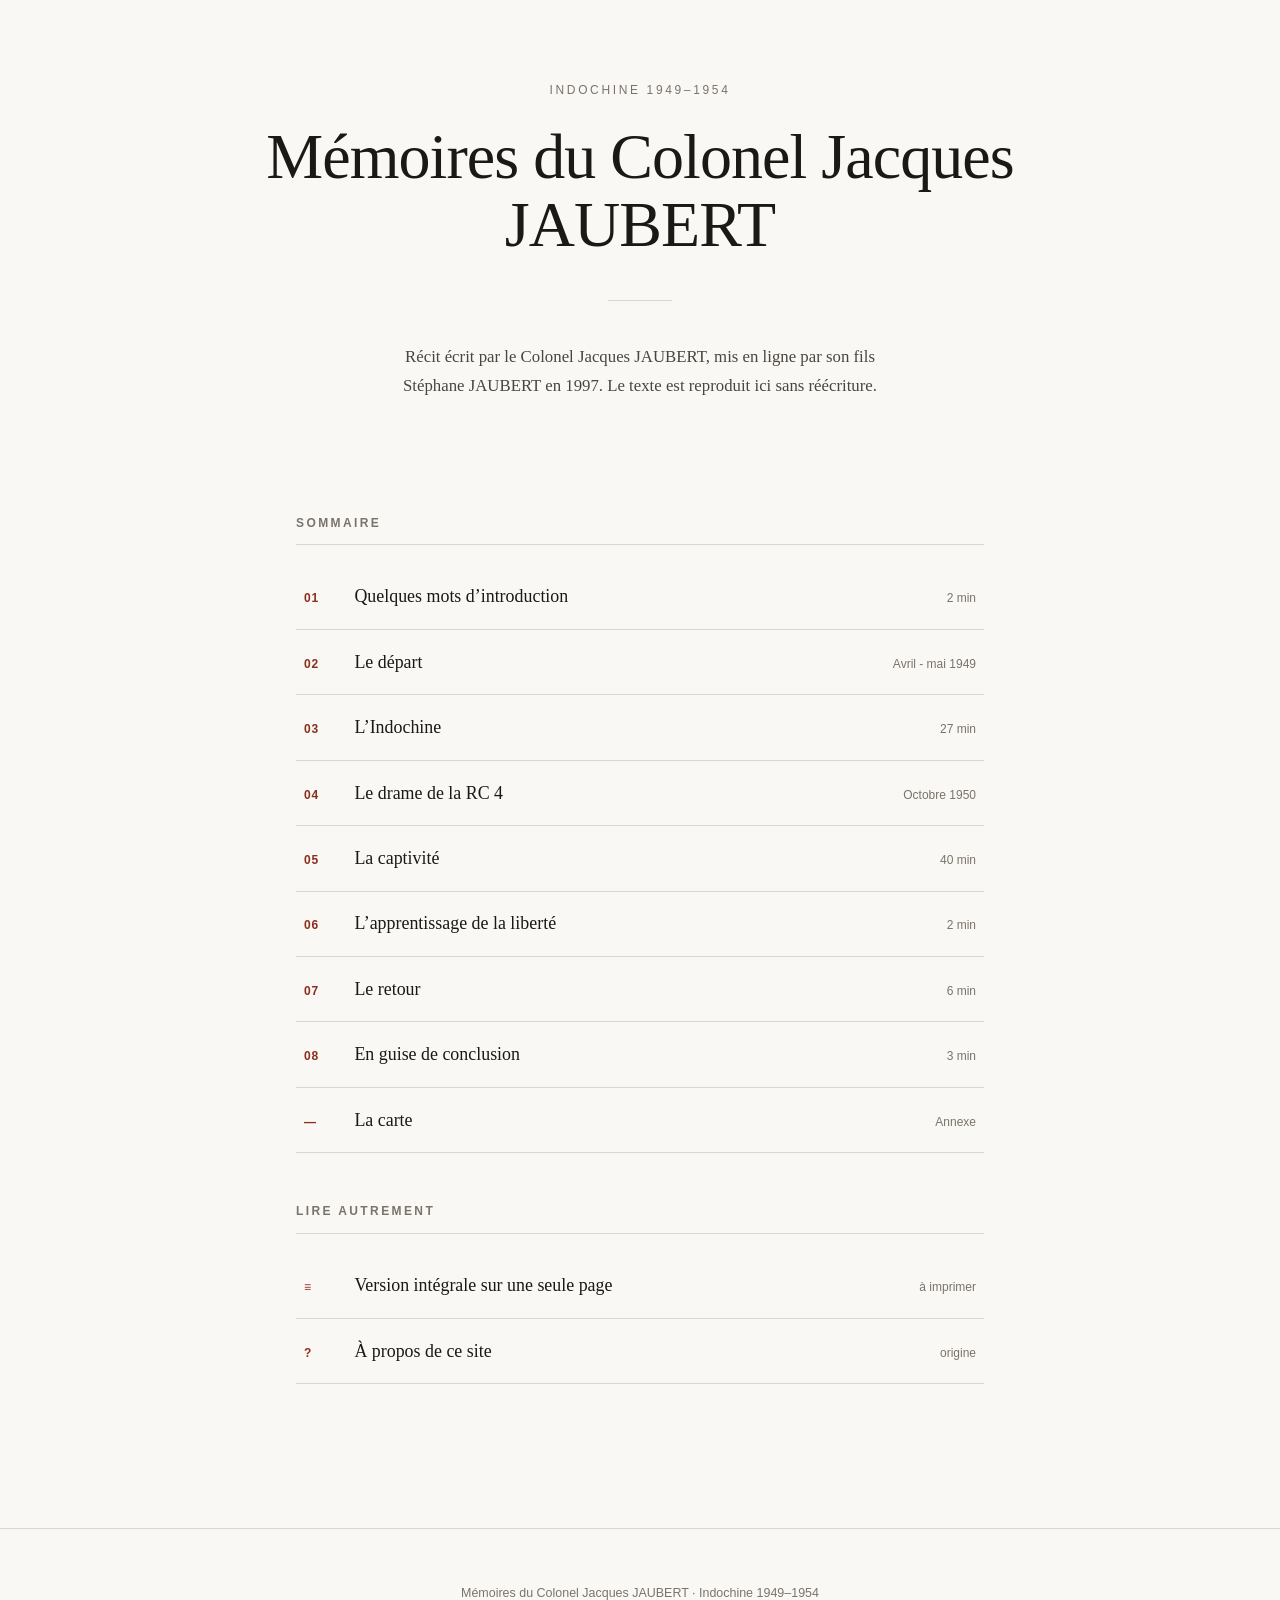
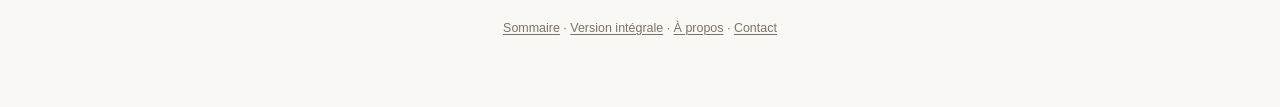
<file: index.html>
<!DOCTYPE html>
<html lang="fr">
<head>
<meta charset="utf-8">
<meta name="viewport" content="width=device-width, initial-scale=1">
<title>Mémoires du Colonel Jacques JAUBERT — Indochine 1949-1954</title>
<meta name="description" content="Mémoires du Colonel Jacques Jaubert : l’Indochine de 1949 à 1954, le drame de la RC 4, la captivité et le retour. Texte intégral, accès libre.">
<meta name="author" content="Colonel Jacques JAUBERT">
<meta name="color-scheme" content="light dark">
<link rel="canonical" href="https://sjaubert.github.io/memoires-indochine/">
<meta property="og:type" content="article">
<meta property="og:site_name" content="Mémoires du Colonel Jacques JAUBERT">
<meta property="og:locale" content="fr_FR">
<meta property="og:title" content="Mémoires du Colonel Jacques JAUBERT — Indochine 1949-1954">
<meta property="og:description" content="Mémoires du Colonel Jacques Jaubert : l’Indochine de 1949 à 1954, le drame de la RC 4, la captivité et le retour. Texte intégral, accès libre.">
<meta property="og:url" content="https://sjaubert.github.io/memoires-indochine/">
<meta property="og:image" content="https://sjaubert.github.io/memoires-indochine/images/partage.jpg">
<meta property="og:image:width" content="1200">
<meta property="og:image:height" content="630">
<meta name="twitter:card" content="summary_large_image">
<meta name="twitter:title" content="Mémoires du Colonel Jacques JAUBERT — Indochine 1949-1954">
<meta name="twitter:description" content="Mémoires du Colonel Jacques Jaubert : l’Indochine de 1949 à 1954, le drame de la RC 4, la captivité et le retour. Texte intégral, accès libre.">
<meta name="twitter:image" content="https://sjaubert.github.io/memoires-indochine/images/partage.jpg">
<link rel="stylesheet" href="assets/style.css">
<script type="application/ld+json">
{
 "@context": "https://schema.org",
 "@type": "Book",
 "name": "Mémoires du Colonel Jacques JAUBERT",
 "author": {"@type": "Person", "name": "Jacques Jaubert",
            "jobTitle": "Colonel", "nationality": "FR"},
 "inLanguage": "fr",
 "genre": "Mémoires",
 "about": ["Guerre d’Indochine", "RC 4", "Captivité", "1949-1954"],
 "url": "https://sjaubert.github.io/memoires-indochine/",
 "isAccessibleForFree": true
}
</script>
</head>
<body>
<a class="saut-contenu" href="#contenu">Aller au contenu</a>

<main id="contenu">
<div class="couverture">
  <p class="sur">Indochine 1949–1954</p>
  <h1>Mémoires du Colonel Jacques JAUBERT</h1>
  <hr class="ornement">
  <p class="chapo">Récit écrit par le Colonel Jacques JAUBERT, mis en ligne
  par son fils Stéphane JAUBERT en 1997. Le texte est reproduit ici sans
  réécriture.</p>
</div>

<div class="sommaire">
  <h2>Sommaire</h2>
  <a class="entree" href="01-introduction.html"><span class="num">01</span><span class="lib">Quelques mots d’introduction</span><span class="meta">2 min</span></a>
  <a class="entree" href="02-depart.html"><span class="num">02</span><span class="lib">Le départ</span><span class="meta">Avril - mai 1949</span></a>
  <a class="entree" href="03-indochine.html"><span class="num">03</span><span class="lib">L’Indochine</span><span class="meta">27 min</span></a>
  <a class="entree" href="04-rc4.html"><span class="num">04</span><span class="lib">Le drame de la RC 4</span><span class="meta">Octobre 1950</span></a>
  <a class="entree" href="05-captivite.html"><span class="num">05</span><span class="lib">La captivité</span><span class="meta">40 min</span></a>
  <a class="entree" href="06-liberte.html"><span class="num">06</span><span class="lib">L’apprentissage de la liberté</span><span class="meta">2 min</span></a>
  <a class="entree" href="07-retour.html"><span class="num">07</span><span class="lib">Le retour</span><span class="meta">6 min</span></a>
  <a class="entree" href="08-conclusion.html"><span class="num">08</span><span class="lib">En guise de conclusion</span><span class="meta">3 min</span></a>
  <a class="entree" href="carte.html"><span class="num">—</span><span class="lib">La carte</span><span class="meta">Annexe</span></a>

  <h2>Lire autrement</h2>
  <a class="entree" href="integrale.html"><span class="num">≡</span>
    <span class="lib">Version intégrale sur une seule page</span>
    <span class="meta">à imprimer</span></a>
  <a class="entree" href="a-propos.html"><span class="num">?</span>
    <span class="lib">À propos de ce site</span>
    <span class="meta">origine</span></a>
</div>
</main>
<footer class="pied">
  <p>Mémoires du Colonel Jacques JAUBERT · Indochine 1949–1954</p>
  <p><a href="./">Sommaire</a> · <a href="integrale.html">Version intégrale</a> · <a href="a-propos.html">À propos</a><span id="contact"></span></p>
</footer>
<script src="assets/script.js" defer></script>
</body>
</html>
</file>
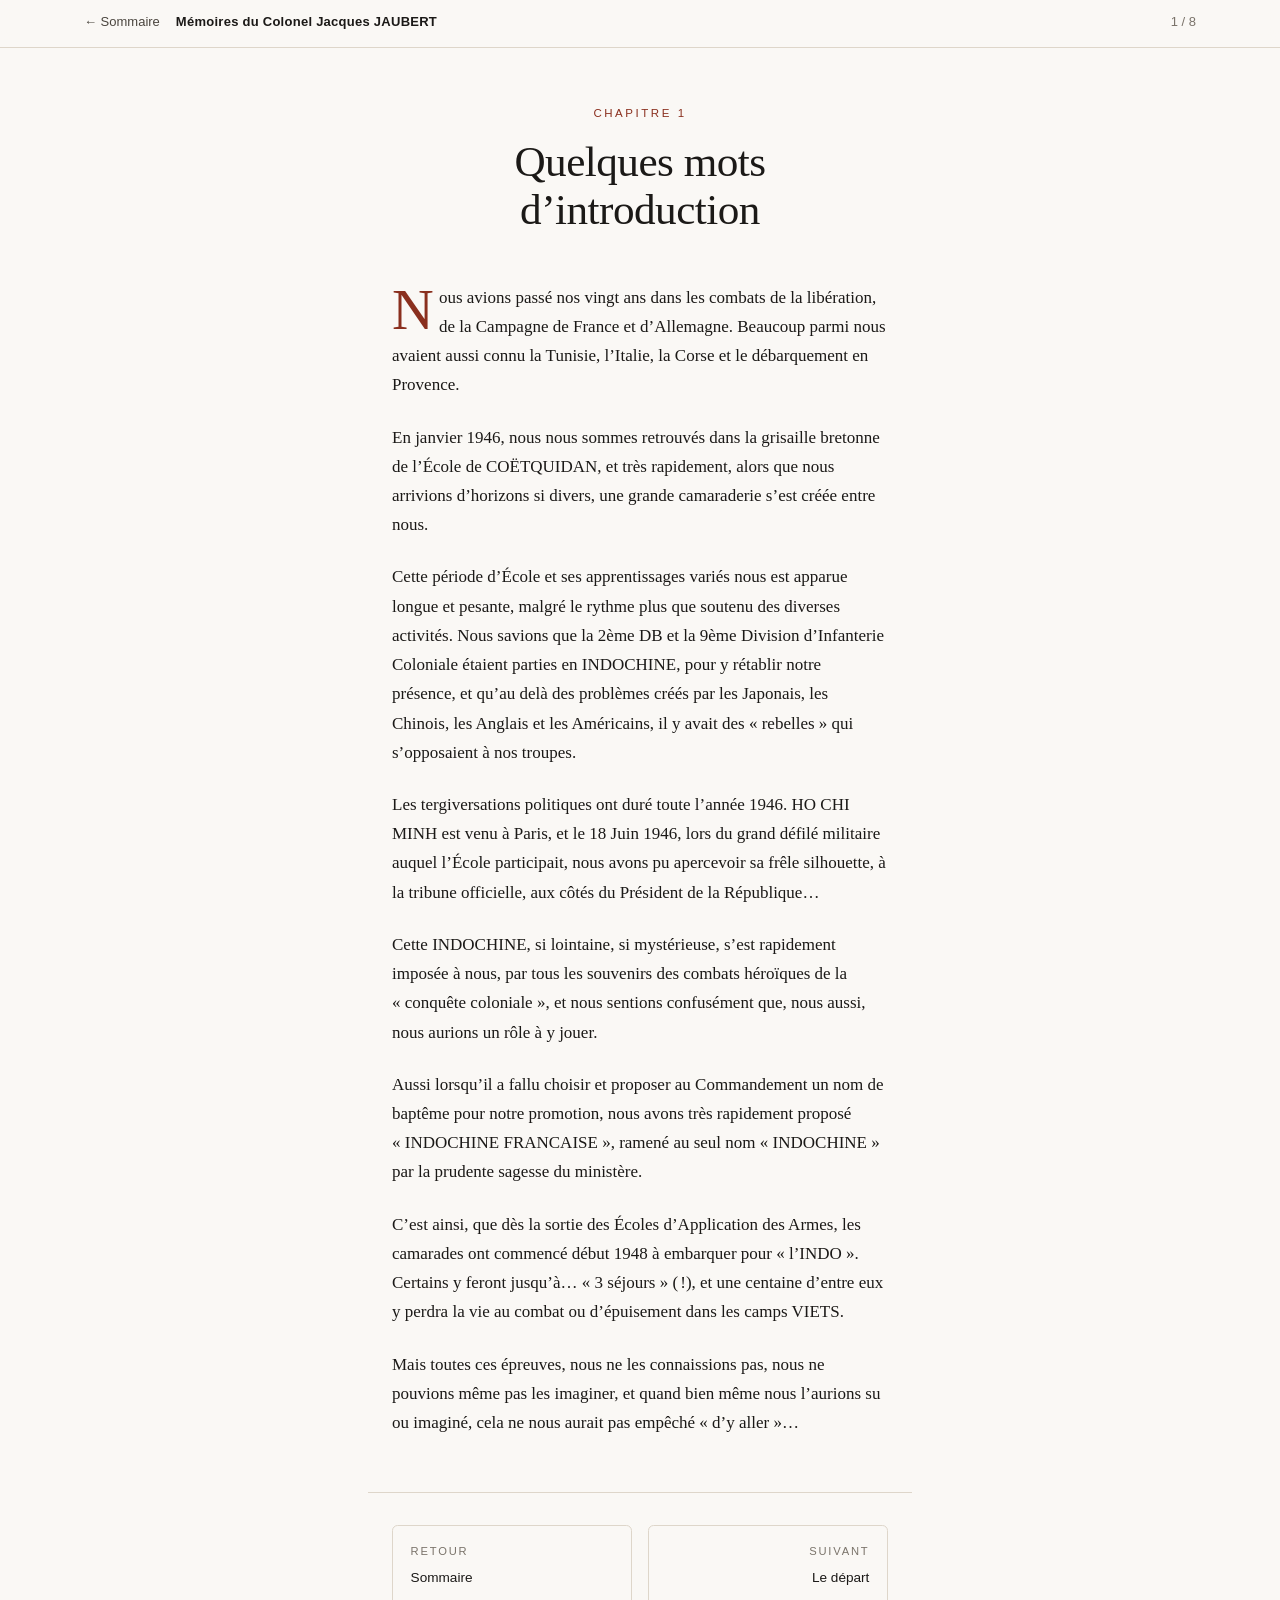
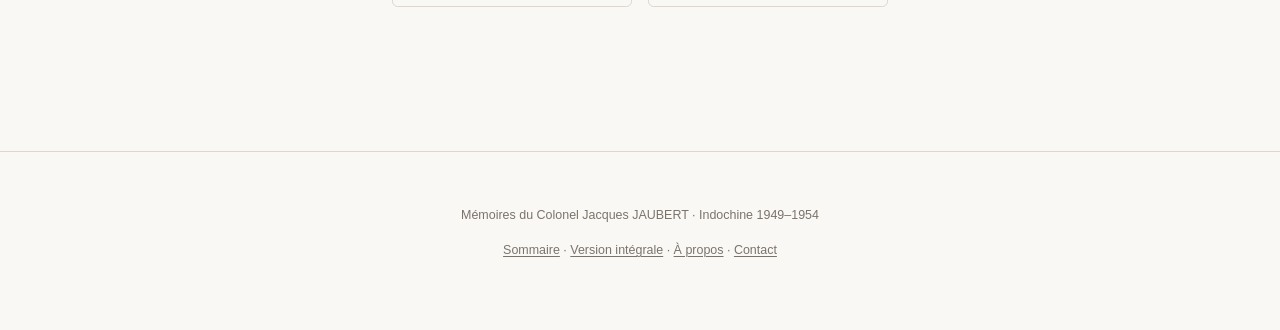
<file: 01-introduction.html>
<!DOCTYPE html>
<html lang="fr">
<head>
<meta charset="utf-8">
<meta name="viewport" content="width=device-width, initial-scale=1">
<title>Quelques mots d’introduction — Mémoires du Colonel Jacques JAUBERT</title>
<meta name="description" content="Promotion Indochine. En janvier 1946, à Coëtquidan, de jeunes officiers sortis des combats de la Libération choisissent le nom de leur promotion.">
<meta name="author" content="Colonel Jacques JAUBERT">
<meta name="color-scheme" content="light dark">
<link rel="canonical" href="https://sjaubert.github.io/memoires-indochine/01-introduction.html">
<meta property="og:type" content="article">
<meta property="og:site_name" content="Mémoires du Colonel Jacques JAUBERT">
<meta property="og:locale" content="fr_FR">
<meta property="og:title" content="Quelques mots d’introduction — Mémoires du Colonel Jacques JAUBERT">
<meta property="og:description" content="Promotion Indochine. En janvier 1946, à Coëtquidan, de jeunes officiers sortis des combats de la Libération choisissent le nom de leur promotion.">
<meta property="og:url" content="https://sjaubert.github.io/memoires-indochine/01-introduction.html">
<meta property="og:image" content="https://sjaubert.github.io/memoires-indochine/images/partage.jpg">
<meta property="og:image:width" content="1200">
<meta property="og:image:height" content="630">
<meta name="twitter:card" content="summary_large_image">
<meta name="twitter:title" content="Quelques mots d’introduction — Mémoires du Colonel Jacques JAUBERT">
<meta name="twitter:description" content="Promotion Indochine. En janvier 1946, à Coëtquidan, de jeunes officiers sortis des combats de la Libération choisissent le nom de leur promotion.">
<meta name="twitter:image" content="https://sjaubert.github.io/memoires-indochine/images/partage.jpg">
<link rel="stylesheet" href="assets/style.css">
</head>
<body data-prec="index.html" data-suiv="02-depart.html">
<a class="saut-contenu" href="#contenu">Aller au contenu</a>
<header class="barre">
  <div class="barre-i">
    <a href="./" aria-label="Retour au sommaire">← Sommaire</a>
    <span class="barre-titre">Mémoires du Colonel Jacques JAUBERT</span>
    <span class="barre-chap">1 / 8</span>
  </div>
  <div class="jauge"><span></span></div>
</header>
<main id="contenu" class="chapitre">
  <div class="chapitre-tete">
    <p class="num">Chapitre 1</p>
    <h1>Quelques mots d’introduction</h1>
    
  </div>
  <div class="texte">
  <p>Nous avions passé nos vingt ans dans les combats de la libération, de la Campagne de France et d’Allemagne. Beaucoup parmi nous avaient aussi connu la Tunisie, l’Italie, la Corse et le débarquement en Provence.</p>
  <p>En janvier 1946, nous nous sommes retrouvés dans la grisaille bretonne de l’École de COËTQUIDAN, et très rapidement, alors que nous arrivions d’horizons si divers, une grande camaraderie s’est créée entre nous.</p>
  <p>Cette période d’École et ses apprentissages variés nous est apparue longue et pesante, malgré le rythme plus que soutenu des diverses activités. Nous savions que la 2ème DB et la 9ème Division d’Infanterie Coloniale étaient parties en INDOCHINE, pour y rétablir notre présence, et qu’au delà des problèmes créés par les Japonais, les Chinois, les Anglais et les Américains, il y avait des « rebelles » qui s’opposaient à nos troupes.</p>
  <p>Les tergiversations politiques ont duré toute l’année 1946. HO CHI MINH est venu à Paris, et le 18 Juin 1946, lors du grand défilé militaire auquel l’École participait, nous avons pu apercevoir sa frêle silhouette, à la tribune officielle, aux côtés du Président de la République…</p>
  <p>Cette INDOCHINE, si lointaine, si mystérieuse, s’est rapidement imposée à nous, par tous les souvenirs des combats héroïques de la « conquête coloniale », et nous sentions confusément que, nous aussi, nous aurions un rôle à y jouer.</p>
  <p>Aussi lorsqu’il a fallu choisir et proposer au Commandement un nom de baptême pour notre promotion, nous avons très rapidement proposé « INDOCHINE FRANCAISE », ramené au seul nom « INDOCHINE » par la prudente sagesse du ministère.</p>
  <p>C’est ainsi, que dès la sortie des Écoles d’Application des Armes, les camarades ont commencé début 1948 à embarquer pour « l’INDO ». Certains y feront jusqu’à… « 3 séjours » ( !), et une centaine d’entre eux y perdra la vie au combat ou d’épuisement dans les camps VIETS.</p>
  <p>Mais toutes ces épreuves, nous ne les connaissions pas, nous ne pouvions même pas les imaginer, et quand bien même nous l’aurions su ou imaginé, cela ne nous aurait pas empêché « d’y aller »…</p>
  </div>
</main>
<div class="pied-chap">
<nav class="nav-chap"><a href="./"><span class="sens">Retour</span>Sommaire</a><a class="droite" href="02-depart.html"><span class="sens">Suivant</span>Le départ</a></nav>
</div>
<footer class="pied">
  <p>Mémoires du Colonel Jacques JAUBERT · Indochine 1949–1954</p>
  <p><a href="./">Sommaire</a> · <a href="integrale.html">Version intégrale</a> · <a href="a-propos.html">À propos</a><span id="contact"></span></p>
</footer>
<script src="assets/script.js" defer></script>
</body>
</html>
</file>
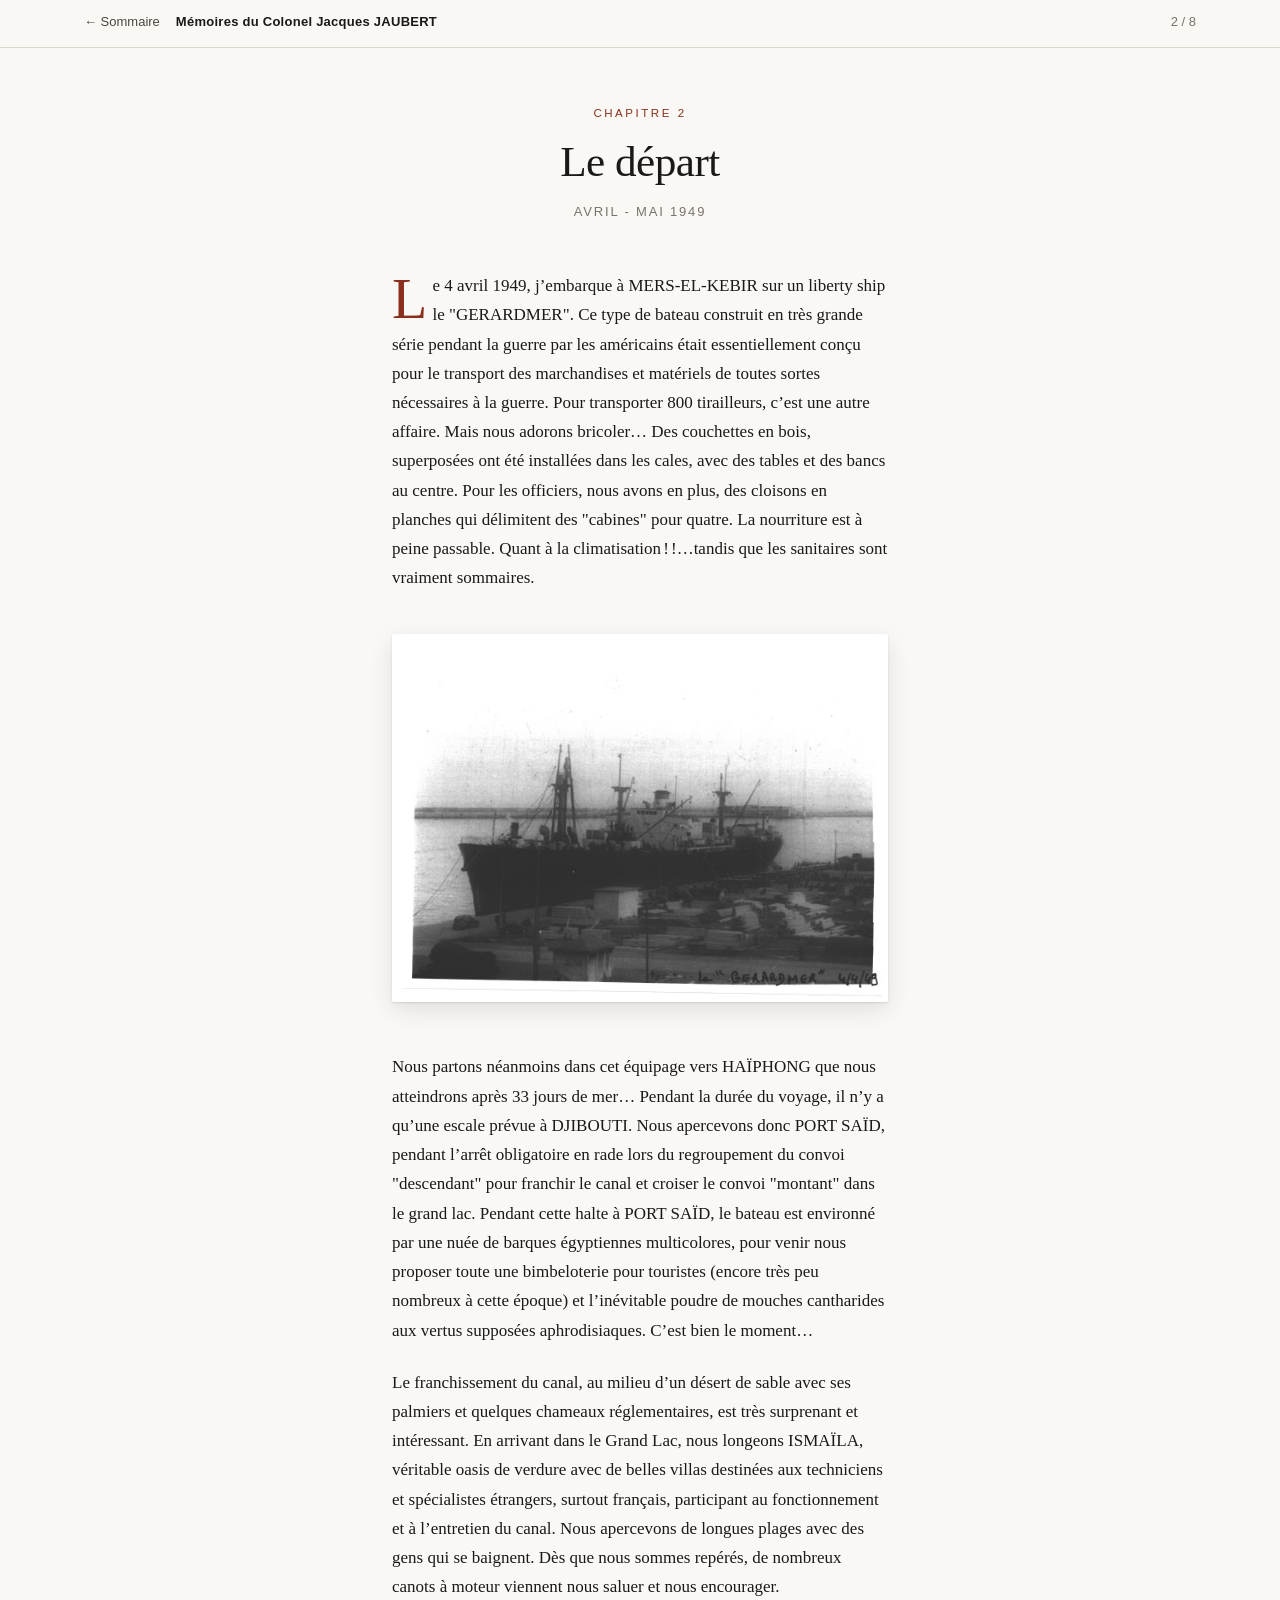
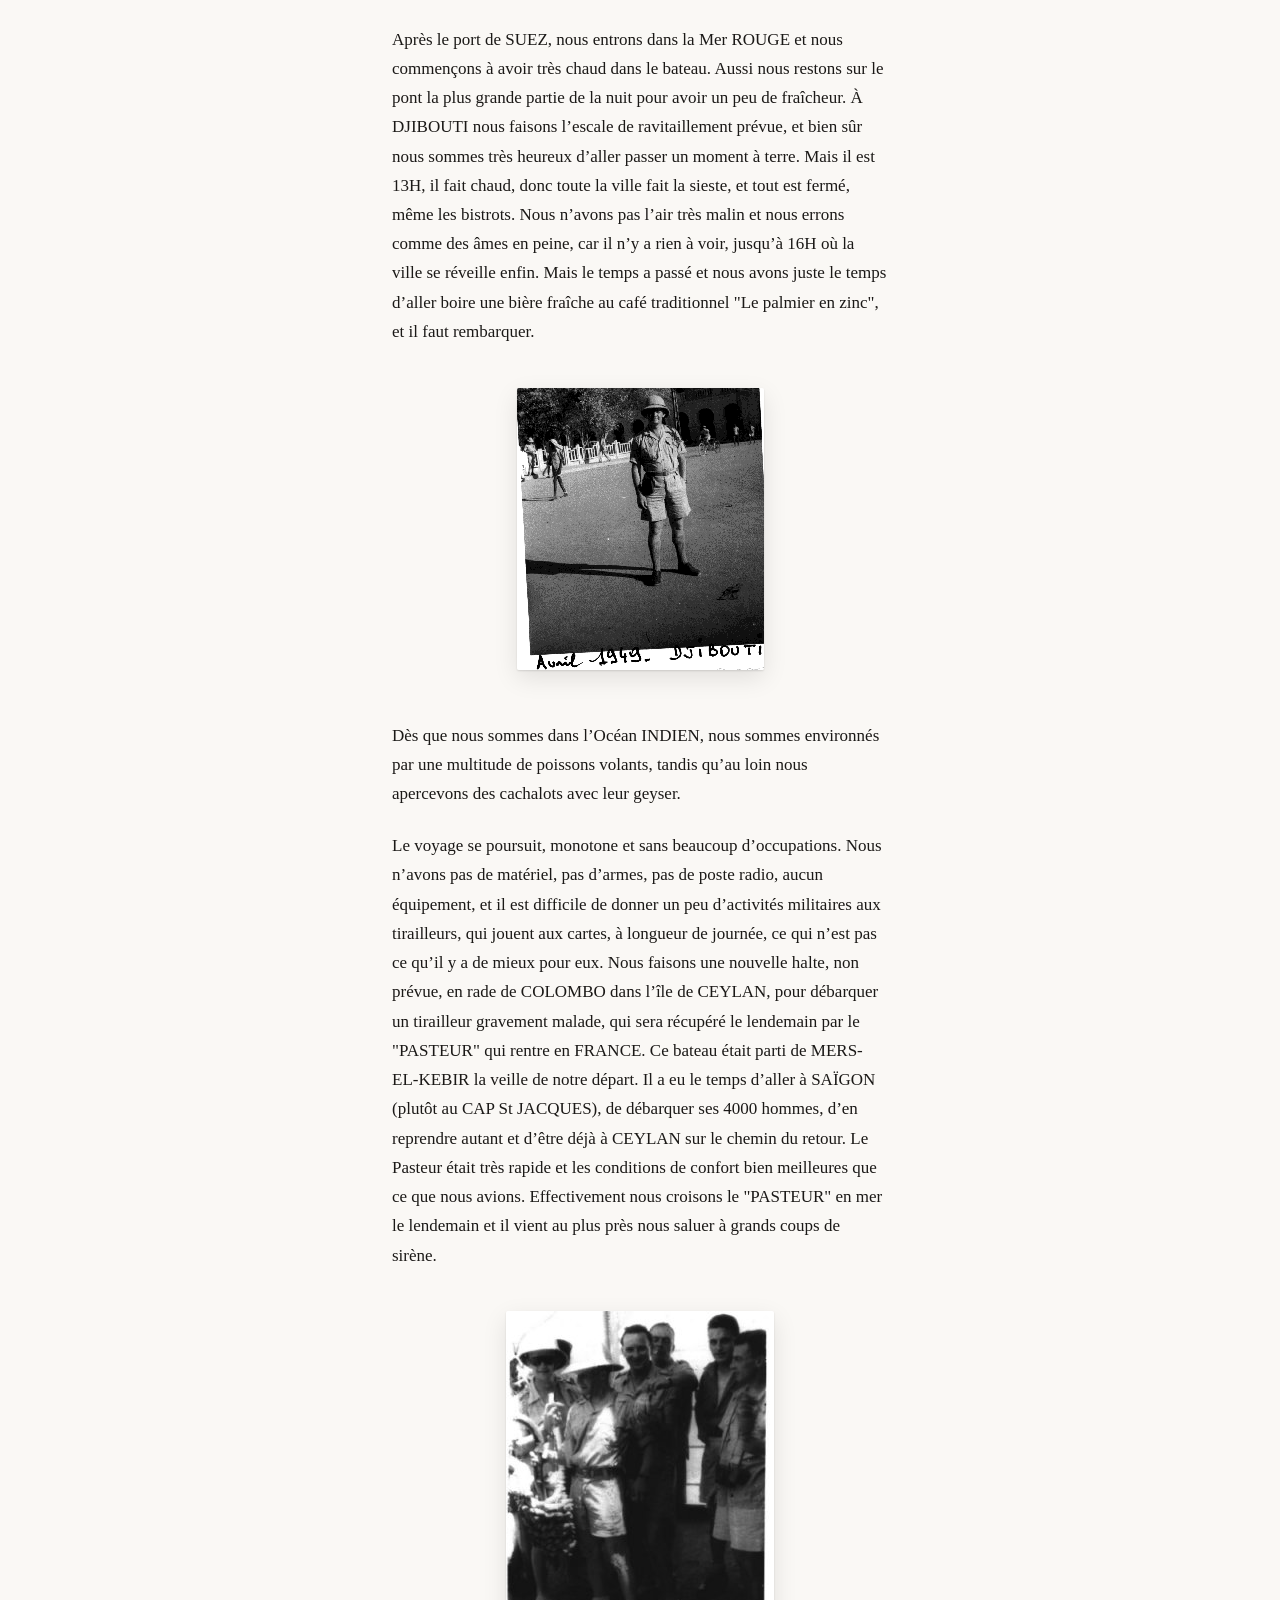
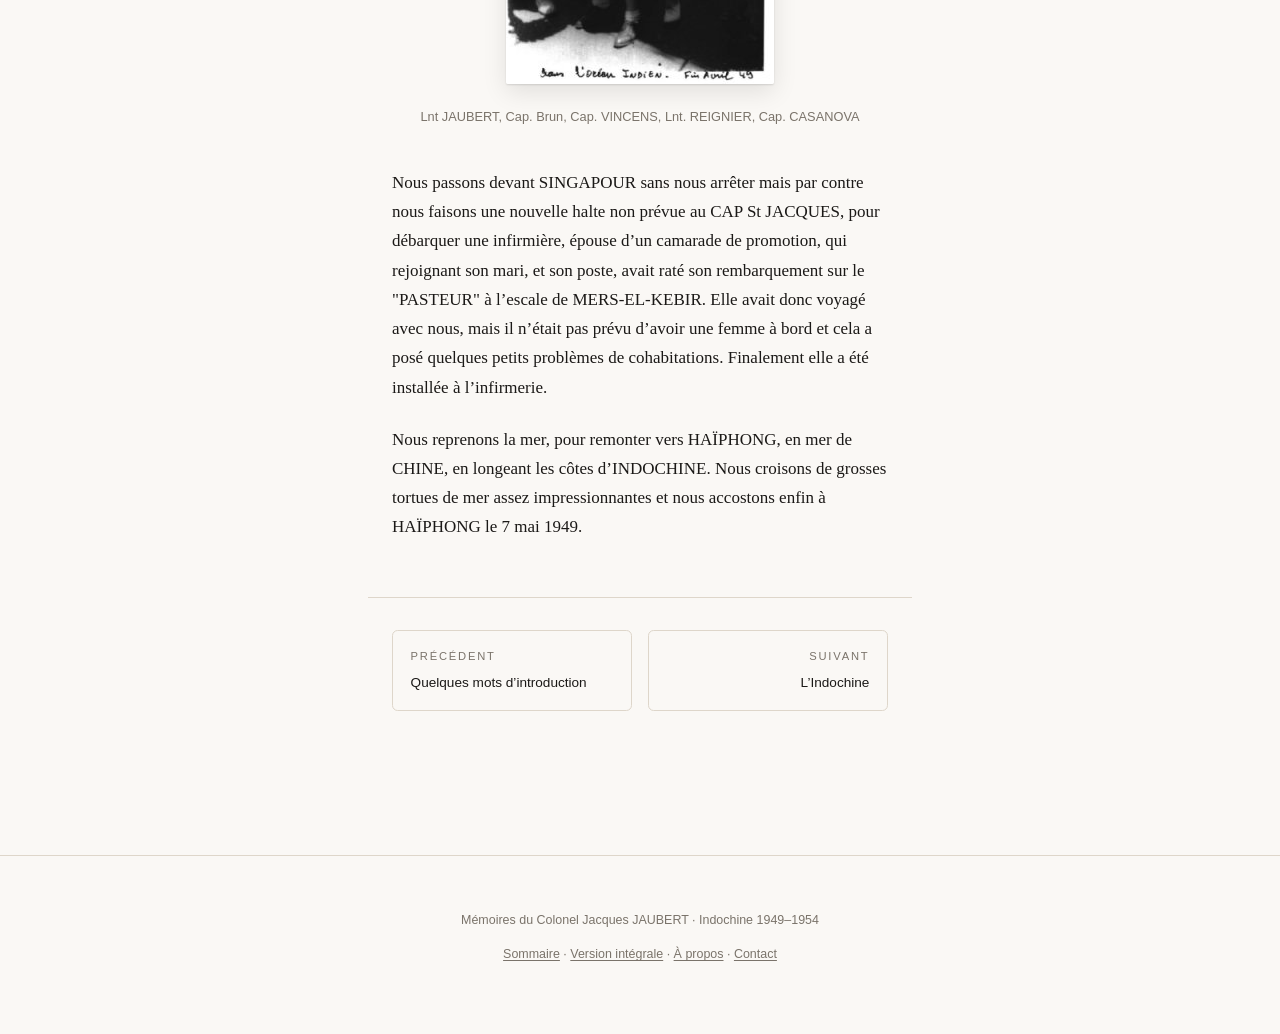
<file: 02-depart.html>
<!DOCTYPE html>
<html lang="fr">
<head>
<meta charset="utf-8">
<meta name="viewport" content="width=device-width, initial-scale=1">
<title>Le départ — Mémoires du Colonel Jacques JAUBERT</title>
<meta name="description" content="4 avril 1949, embarquement à Mers-el-Kébir sur le liberty ship Gérardmer. Trente-trois jours de mer, Port-Saïd, Djibouti, Colombo, jusqu’à Haïphong.">
<meta name="author" content="Colonel Jacques JAUBERT">
<meta name="color-scheme" content="light dark">
<link rel="canonical" href="https://sjaubert.github.io/memoires-indochine/02-depart.html">
<meta property="og:type" content="article">
<meta property="og:site_name" content="Mémoires du Colonel Jacques JAUBERT">
<meta property="og:locale" content="fr_FR">
<meta property="og:title" content="Le départ — Mémoires du Colonel Jacques JAUBERT">
<meta property="og:description" content="4 avril 1949, embarquement à Mers-el-Kébir sur le liberty ship Gérardmer. Trente-trois jours de mer, Port-Saïd, Djibouti, Colombo, jusqu’à Haïphong.">
<meta property="og:url" content="https://sjaubert.github.io/memoires-indochine/02-depart.html">
<meta property="og:image" content="https://sjaubert.github.io/memoires-indochine/images/partage.jpg">
<meta property="og:image:width" content="1200">
<meta property="og:image:height" content="630">
<meta name="twitter:card" content="summary_large_image">
<meta name="twitter:title" content="Le départ — Mémoires du Colonel Jacques JAUBERT">
<meta name="twitter:description" content="4 avril 1949, embarquement à Mers-el-Kébir sur le liberty ship Gérardmer. Trente-trois jours de mer, Port-Saïd, Djibouti, Colombo, jusqu’à Haïphong.">
<meta name="twitter:image" content="https://sjaubert.github.io/memoires-indochine/images/partage.jpg">
<link rel="stylesheet" href="assets/style.css">
</head>
<body data-prec="01-introduction.html" data-suiv="03-indochine.html">
<a class="saut-contenu" href="#contenu">Aller au contenu</a>
<header class="barre">
  <div class="barre-i">
    <a href="./" aria-label="Retour au sommaire">← Sommaire</a>
    <span class="barre-titre">Mémoires du Colonel Jacques JAUBERT</span>
    <span class="barre-chap">2 / 8</span>
  </div>
  <div class="jauge"><span></span></div>
</header>
<main id="contenu" class="chapitre">
  <div class="chapitre-tete">
    <p class="num">Chapitre 2</p>
    <h1>Le départ</h1>
    <p class="date">Avril - mai 1949</p>
  </div>
  <div class="texte">
  <p>Le 4 avril 1949, j’embarque à MERS-EL-KEBIR sur un liberty ship le &quot;GERARDMER&quot;. Ce type de bateau construit en très grande série pendant la guerre par les américains était essentiellement conçu pour le transport des marchandises et matériels de toutes sortes nécessaires à la guerre. Pour transporter 800 tirailleurs, c’est une autre affaire. Mais nous adorons bricoler… Des couchettes en bois, superposées ont été installées dans les cales, avec des tables et des bancs au centre. Pour les officiers, nous avons en plus, des cloisons en planches qui délimitent des &quot;cabines&quot; pour quatre. La nourriture est à peine passable. Quant à la climatisation ! !…tandis que les sanitaires sont vraiment sommaires.</p>
  <figure>
    <img src="images/Bateau.jpg" alt="Photographie d’époque, légende inscrite sur l’image." loading="lazy">
  </figure>
  <p>Nous partons néanmoins dans cet équipage vers HAÏPHONG que nous atteindrons après 33 jours de mer… Pendant la durée du voyage, il n’y a qu’une escale prévue à DJIBOUTI. Nous apercevons donc PORT SAÏD, pendant l’arrêt obligatoire en rade lors du regroupement du convoi &quot;descendant&quot; pour franchir le canal et croiser le convoi &quot;montant&quot; dans le grand lac. Pendant cette halte à PORT SAÏD, le bateau est environné par une nuée de barques égyptiennes multicolores, pour venir nous proposer toute une bimbeloterie pour touristes (encore très peu nombreux à cette époque) et l’inévitable poudre de mouches cantharides aux vertus supposées aphrodisiaques. C’est bien le moment…</p>
  <p>Le franchissement du canal, au milieu d’un désert de sable avec ses palmiers et quelques chameaux réglementaires, est très surprenant et intéressant. En arrivant dans le Grand Lac, nous longeons ISMAÏLA, véritable oasis de verdure avec de belles villas destinées aux techniciens et spécialistes étrangers, surtout français, participant au fonctionnement et à l’entretien du canal. Nous apercevons de longues plages avec des gens qui se baignent. Dès que nous sommes repérés, de nombreux canots à moteur viennent nous saluer et nous encourager.</p>
  <p>Après le port de SUEZ, nous entrons dans la Mer ROUGE et nous commençons à avoir très chaud dans le bateau. Aussi nous restons sur le pont la plus grande partie de la nuit pour avoir un peu de fraîcheur. À DJIBOUTI nous faisons l’escale de ravitaillement prévue, et bien sûr nous sommes très heureux d’aller passer un moment à terre. Mais il est 13H, il fait chaud, donc toute la ville fait la sieste, et tout est fermé, même les bistrots. Nous n’avons pas l’air très malin et nous errons comme des âmes en peine, car il n’y a rien à voir, jusqu’à 16H où la ville se réveille enfin. Mais le temps a passé et nous avons juste le temps d’aller boire une bière fraîche au café traditionnel &quot;Le palmier en zinc&quot;, et il faut rembarquer.</p>
  <figure>
    <img src="images/djibou.gif" alt="Photographie d’époque, légende inscrite sur l’image." loading="lazy">
  </figure>
  <p>Dès que nous sommes dans l’Océan INDIEN, nous sommes environnés par une multitude de poissons volants, tandis qu’au loin nous apercevons des cachalots avec leur geyser.</p>
  <p>Le voyage se poursuit, monotone et sans beaucoup d’occupations. Nous n’avons pas de matériel, pas d’armes, pas de poste radio, aucun équipement, et il est difficile de donner un peu d’activités militaires aux tirailleurs, qui jouent aux cartes, à longueur de journée, ce qui n’est pas ce qu’il y a de mieux pour eux. Nous faisons une nouvelle halte, non prévue, en rade de COLOMBO dans l’île de CEYLAN, pour débarquer un tirailleur gravement malade, qui sera récupéré le lendemain par le &quot;PASTEUR&quot; qui rentre en FRANCE. Ce bateau était parti de MERS-EL-KEBIR la veille de notre départ. Il a eu le temps d’aller à SAÏGON (plutôt au CAP St JACQUES), de débarquer ses 4000 hommes, d’en reprendre autant et d’être déjà à CEYLAN sur le chemin du retour. Le Pasteur était très rapide et les conditions de confort bien meilleures que ce que nous avions. Effectivement nous croisons le &quot;PASTEUR&quot; en mer le lendemain et il vient au plus près nous saluer à grands coups de sirène.</p>
  <figure>
    <img src="images/banane.jpg" alt="Photographie d’époque, légende inscrite sur l’image." loading="lazy">
    <figcaption>Lnt JAUBERT, Cap. Brun, Cap. VINCENS, Lnt. REIGNIER, Cap. CASANOVA</figcaption>
  </figure>
  <p>Nous passons devant SINGAPOUR sans nous arrêter mais par contre nous faisons une nouvelle halte non prévue au CAP St JACQUES, pour débarquer une infirmière, épouse d’un camarade de promotion, qui rejoignant son mari, et son poste, avait raté son rembarquement sur le &quot;PASTEUR&quot; à l’escale de MERS-EL-KEBIR. Elle avait donc voyagé avec nous, mais il n’était pas prévu d’avoir une femme à bord et cela a posé quelques petits problèmes de cohabitations. Finalement elle a été installée à l’infirmerie.</p>
  <p>Nous reprenons la mer, pour remonter vers HAÏPHONG, en mer de CHINE, en longeant les côtes d’INDOCHINE. Nous croisons de grosses tortues de mer assez impressionnantes et nous accostons enfin à HAÏPHONG le 7 mai 1949.</p>
  </div>
</main>
<div class="pied-chap">
<nav class="nav-chap"><a href="01-introduction.html"><span class="sens">Précédent</span>Quelques mots d’introduction</a><a class="droite" href="03-indochine.html"><span class="sens">Suivant</span>L’Indochine</a></nav>
</div>
<footer class="pied">
  <p>Mémoires du Colonel Jacques JAUBERT · Indochine 1949–1954</p>
  <p><a href="./">Sommaire</a> · <a href="integrale.html">Version intégrale</a> · <a href="a-propos.html">À propos</a><span id="contact"></span></p>
</footer>
<script src="assets/script.js" defer></script>
</body>
</html>
</file>
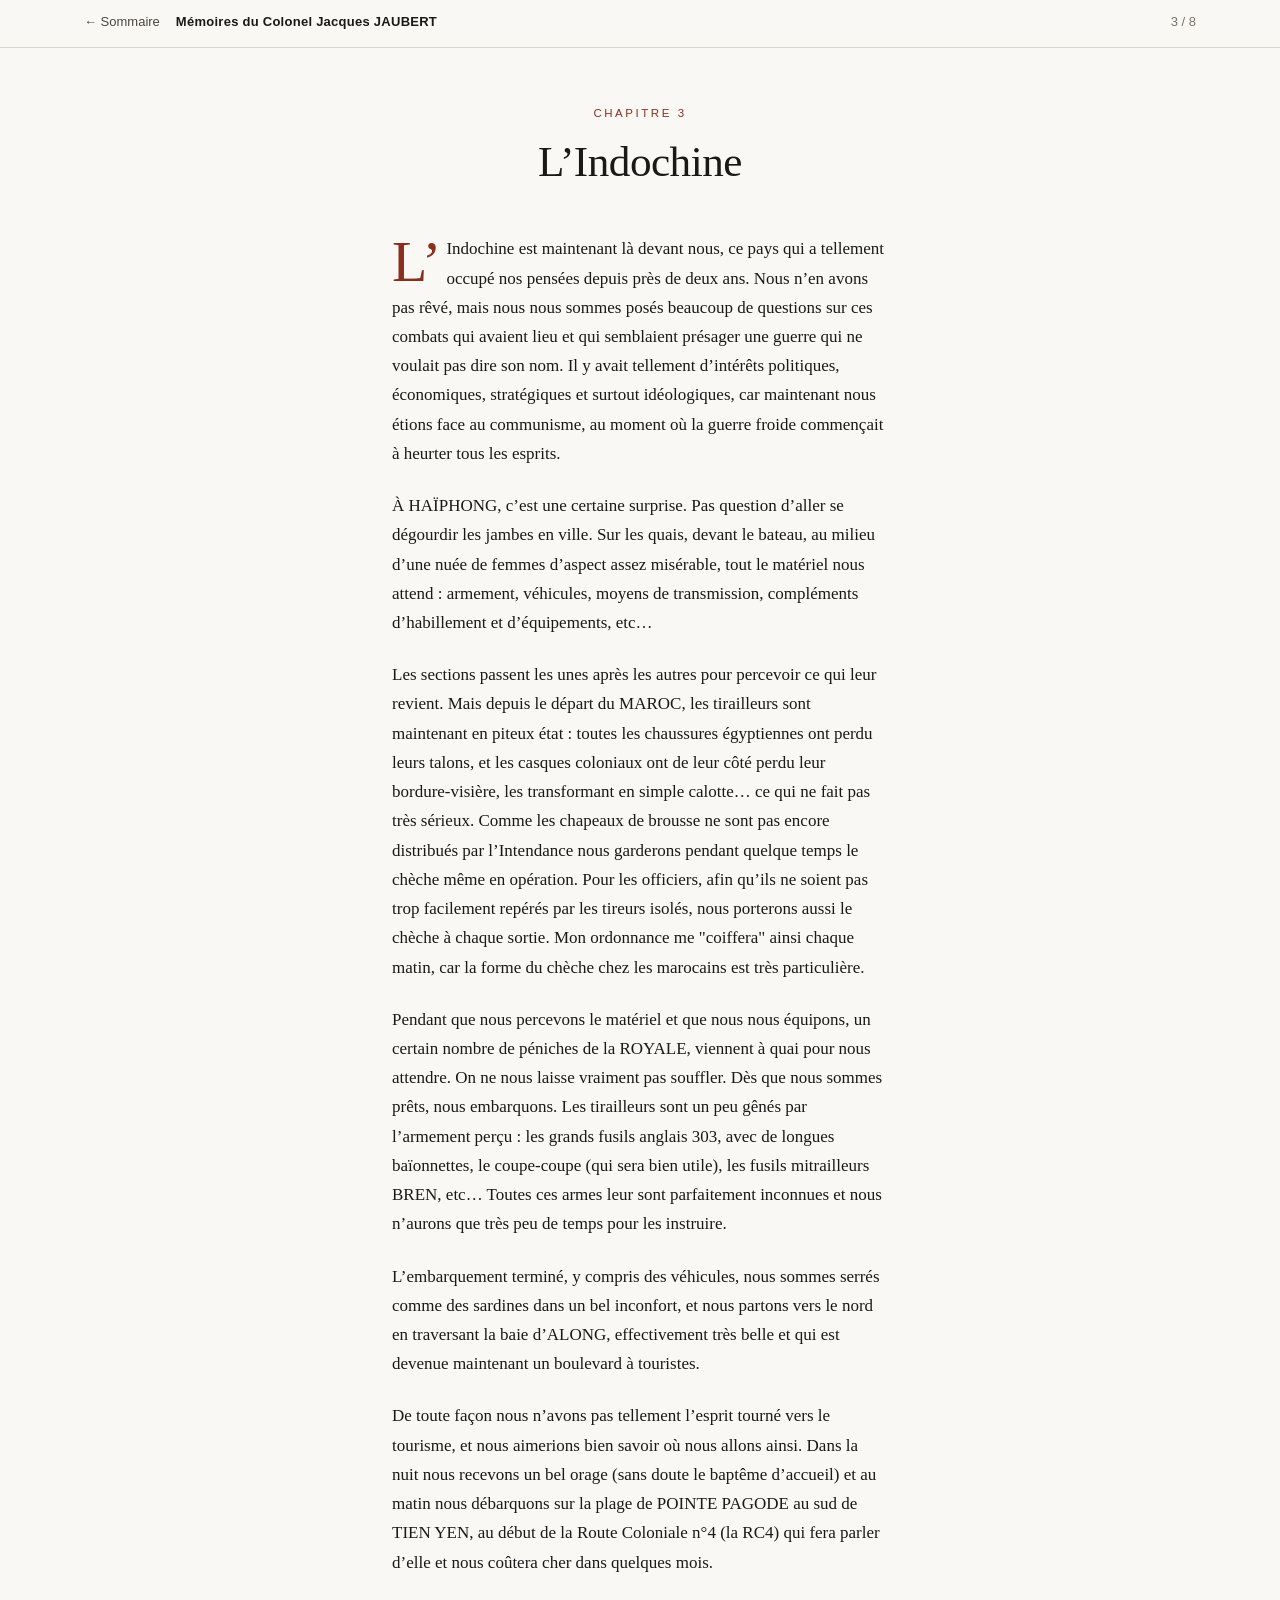
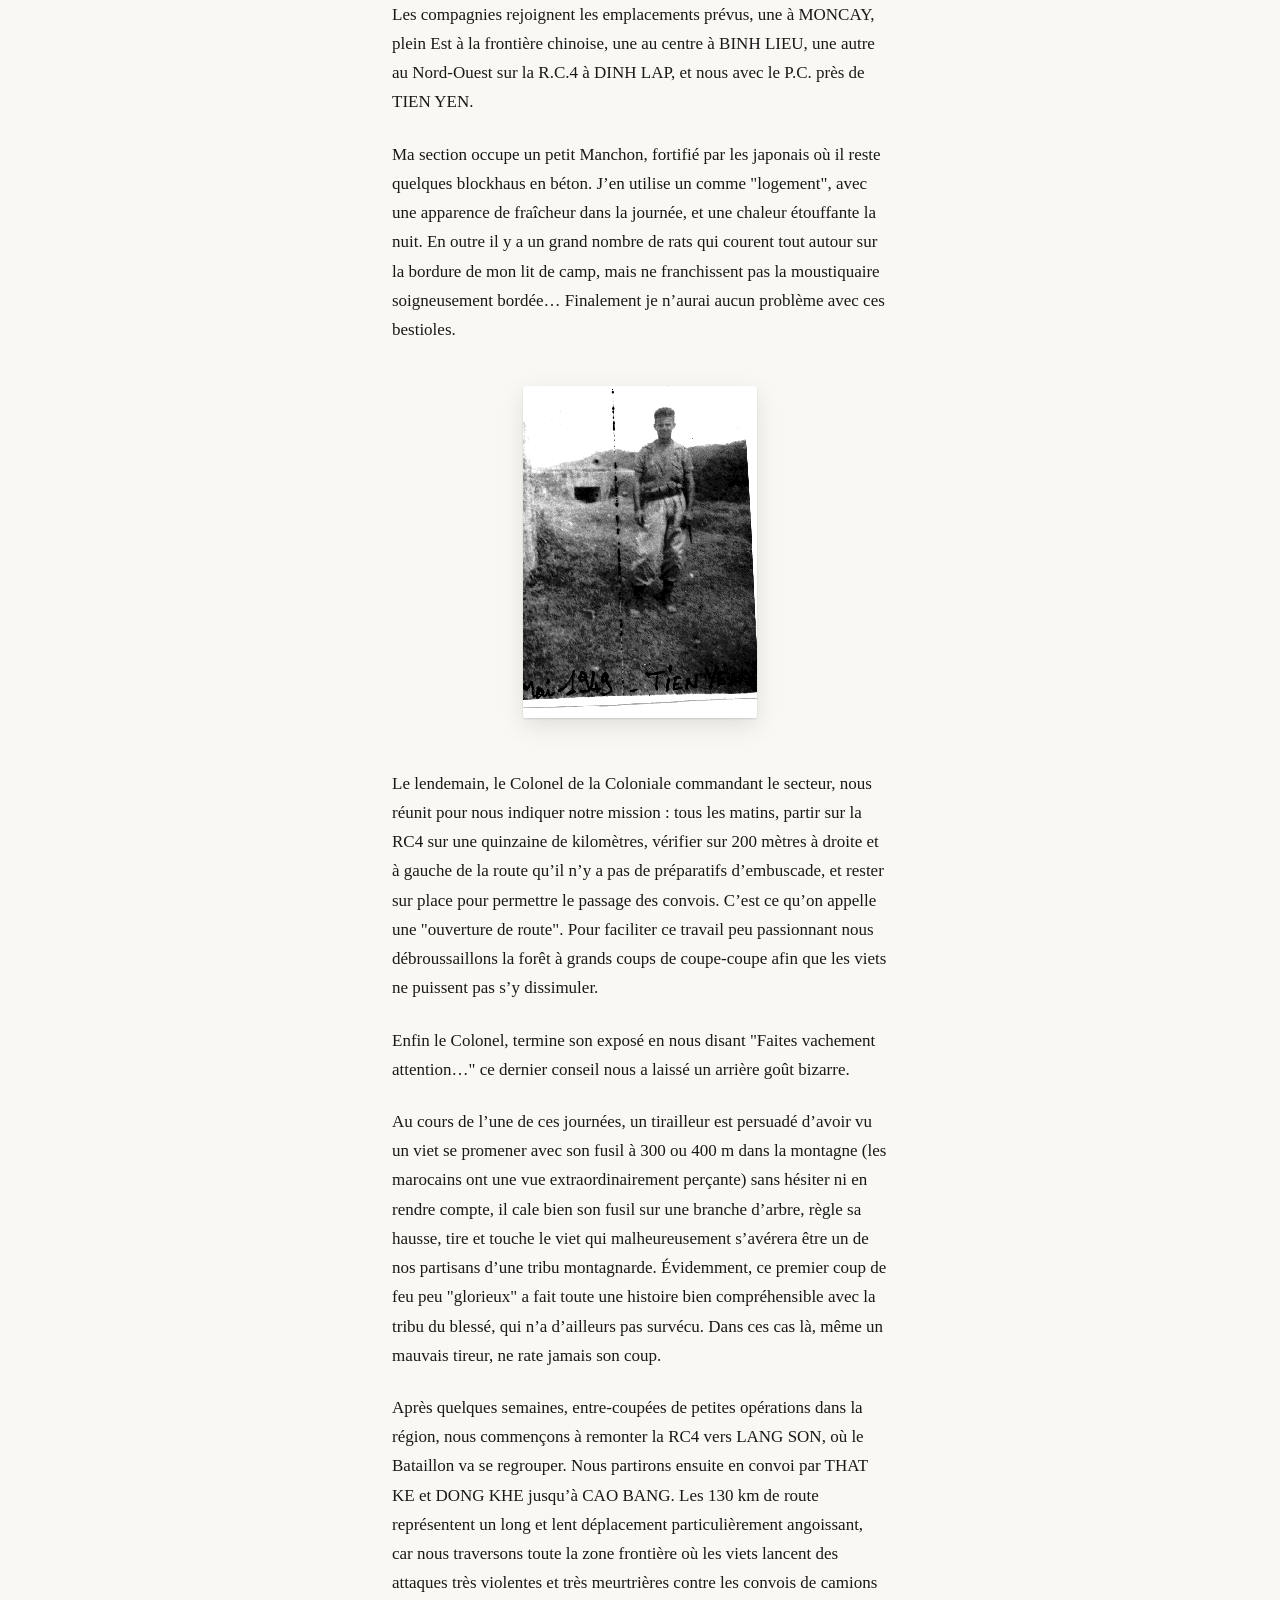
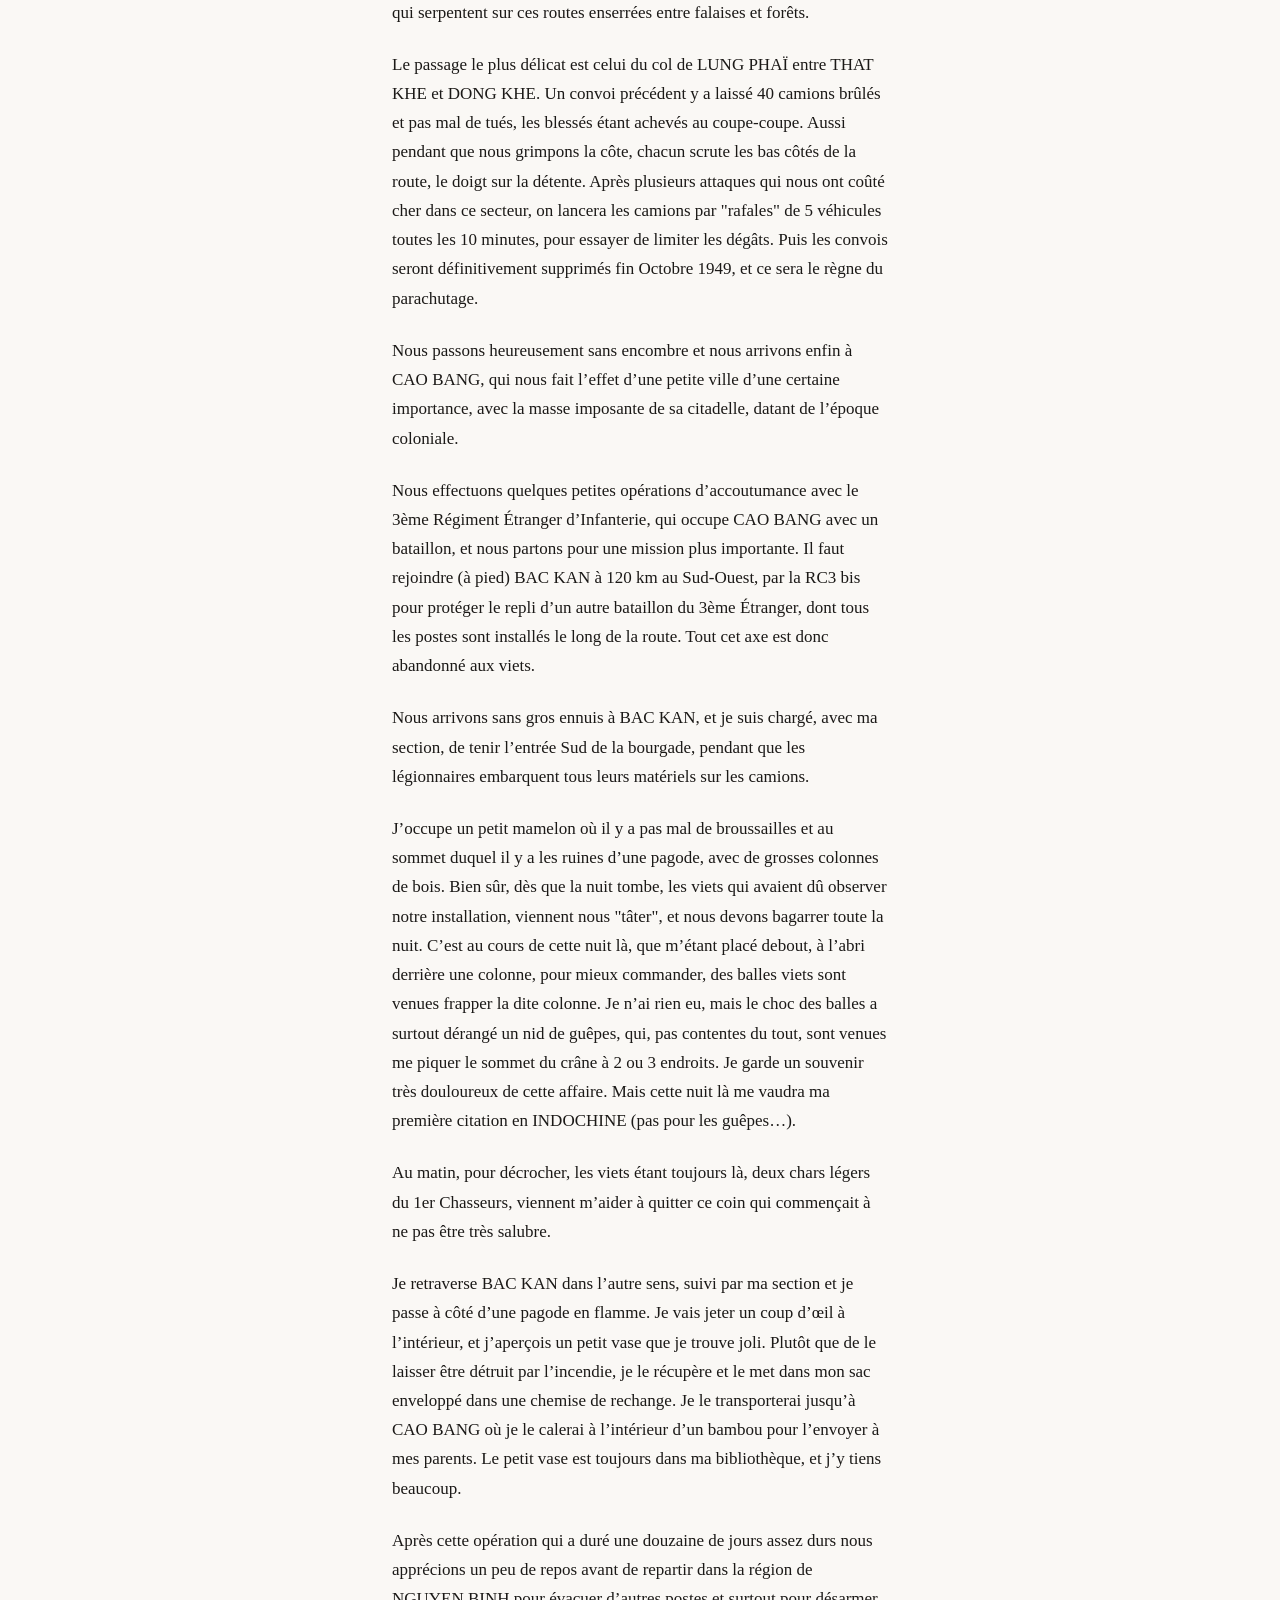
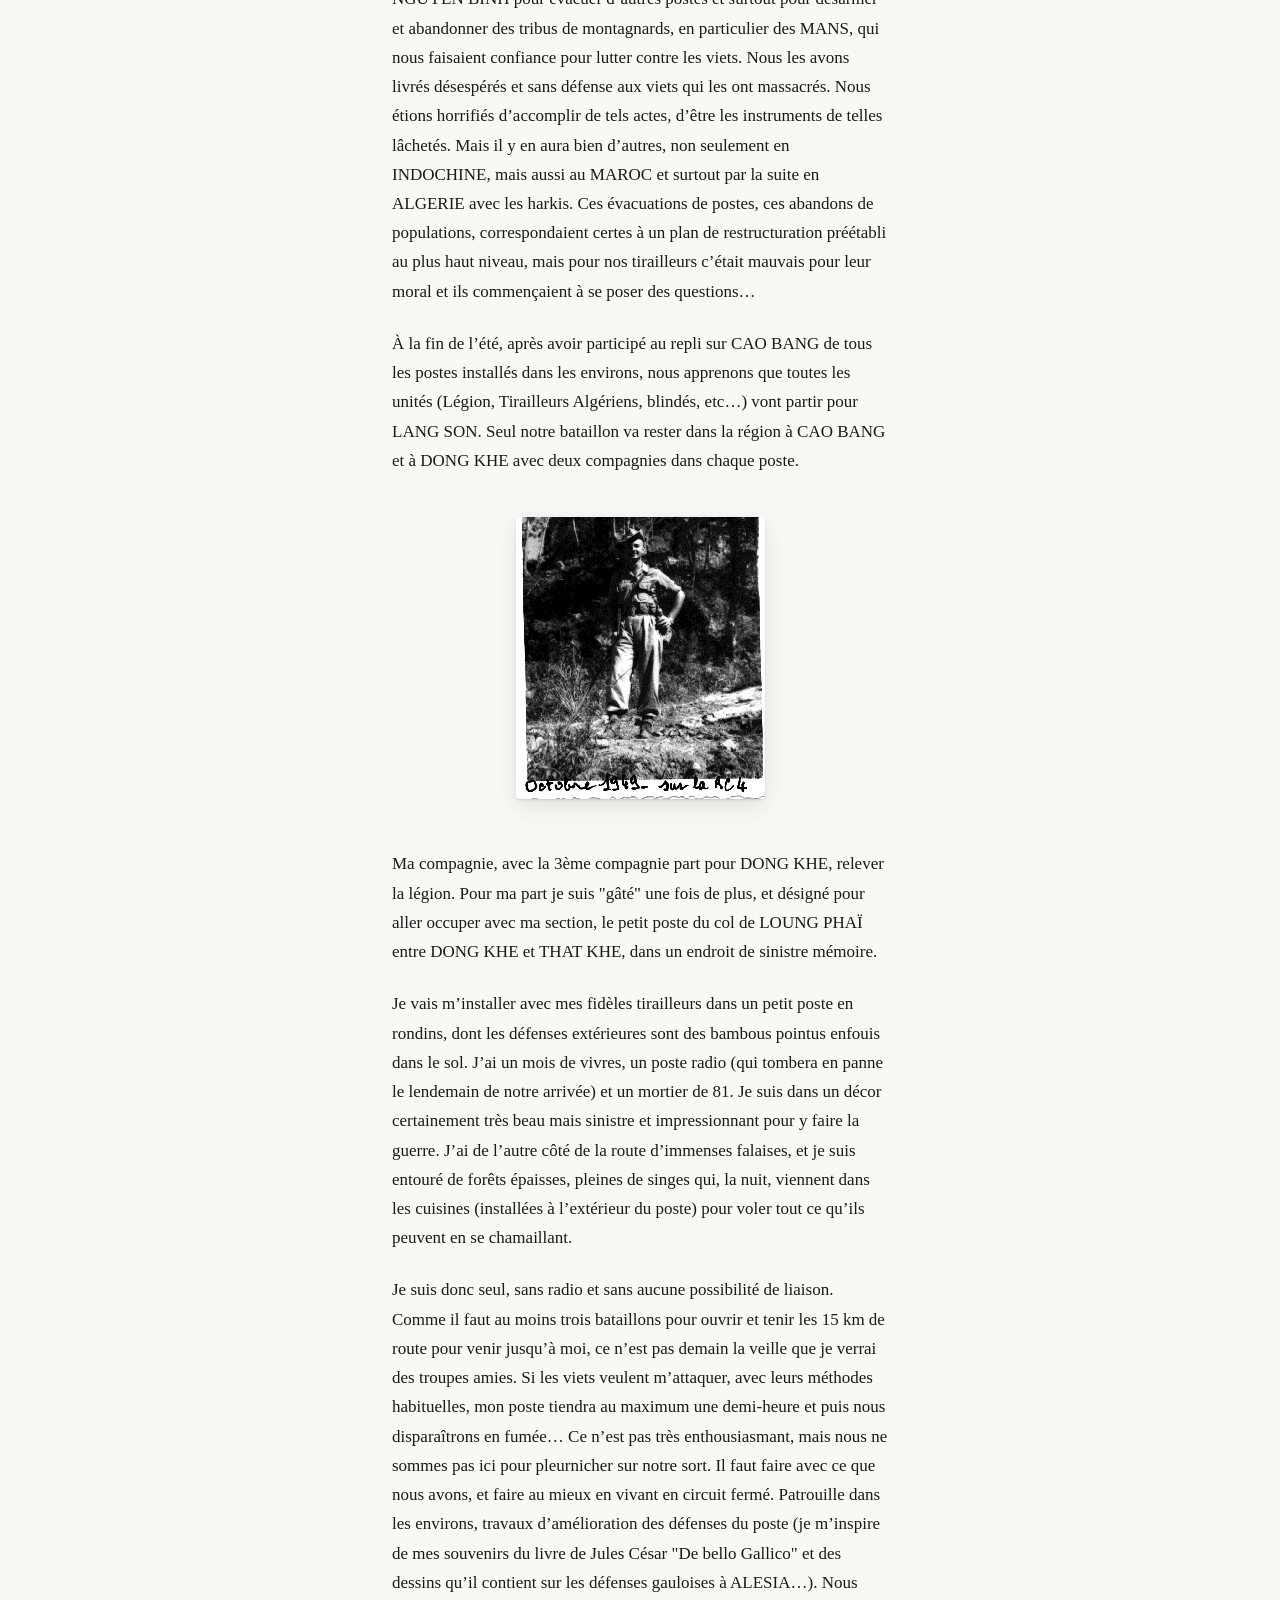
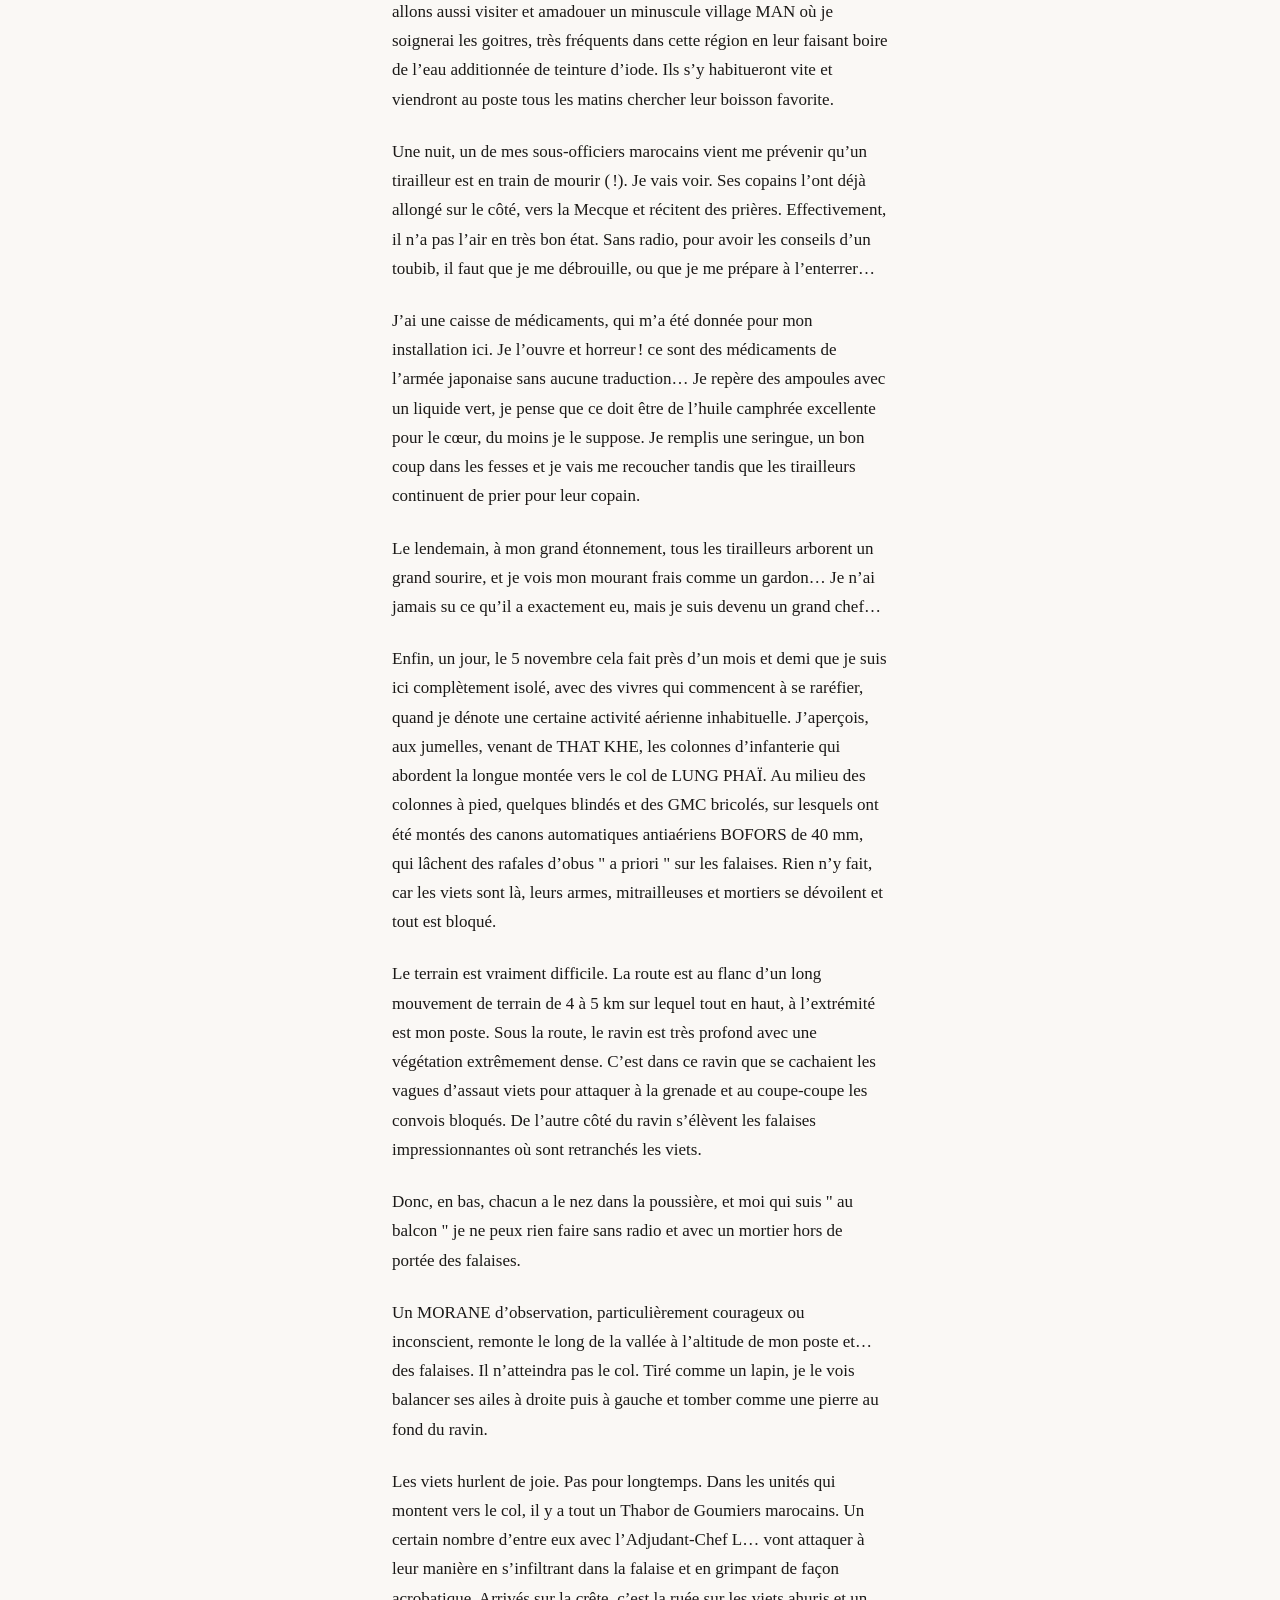
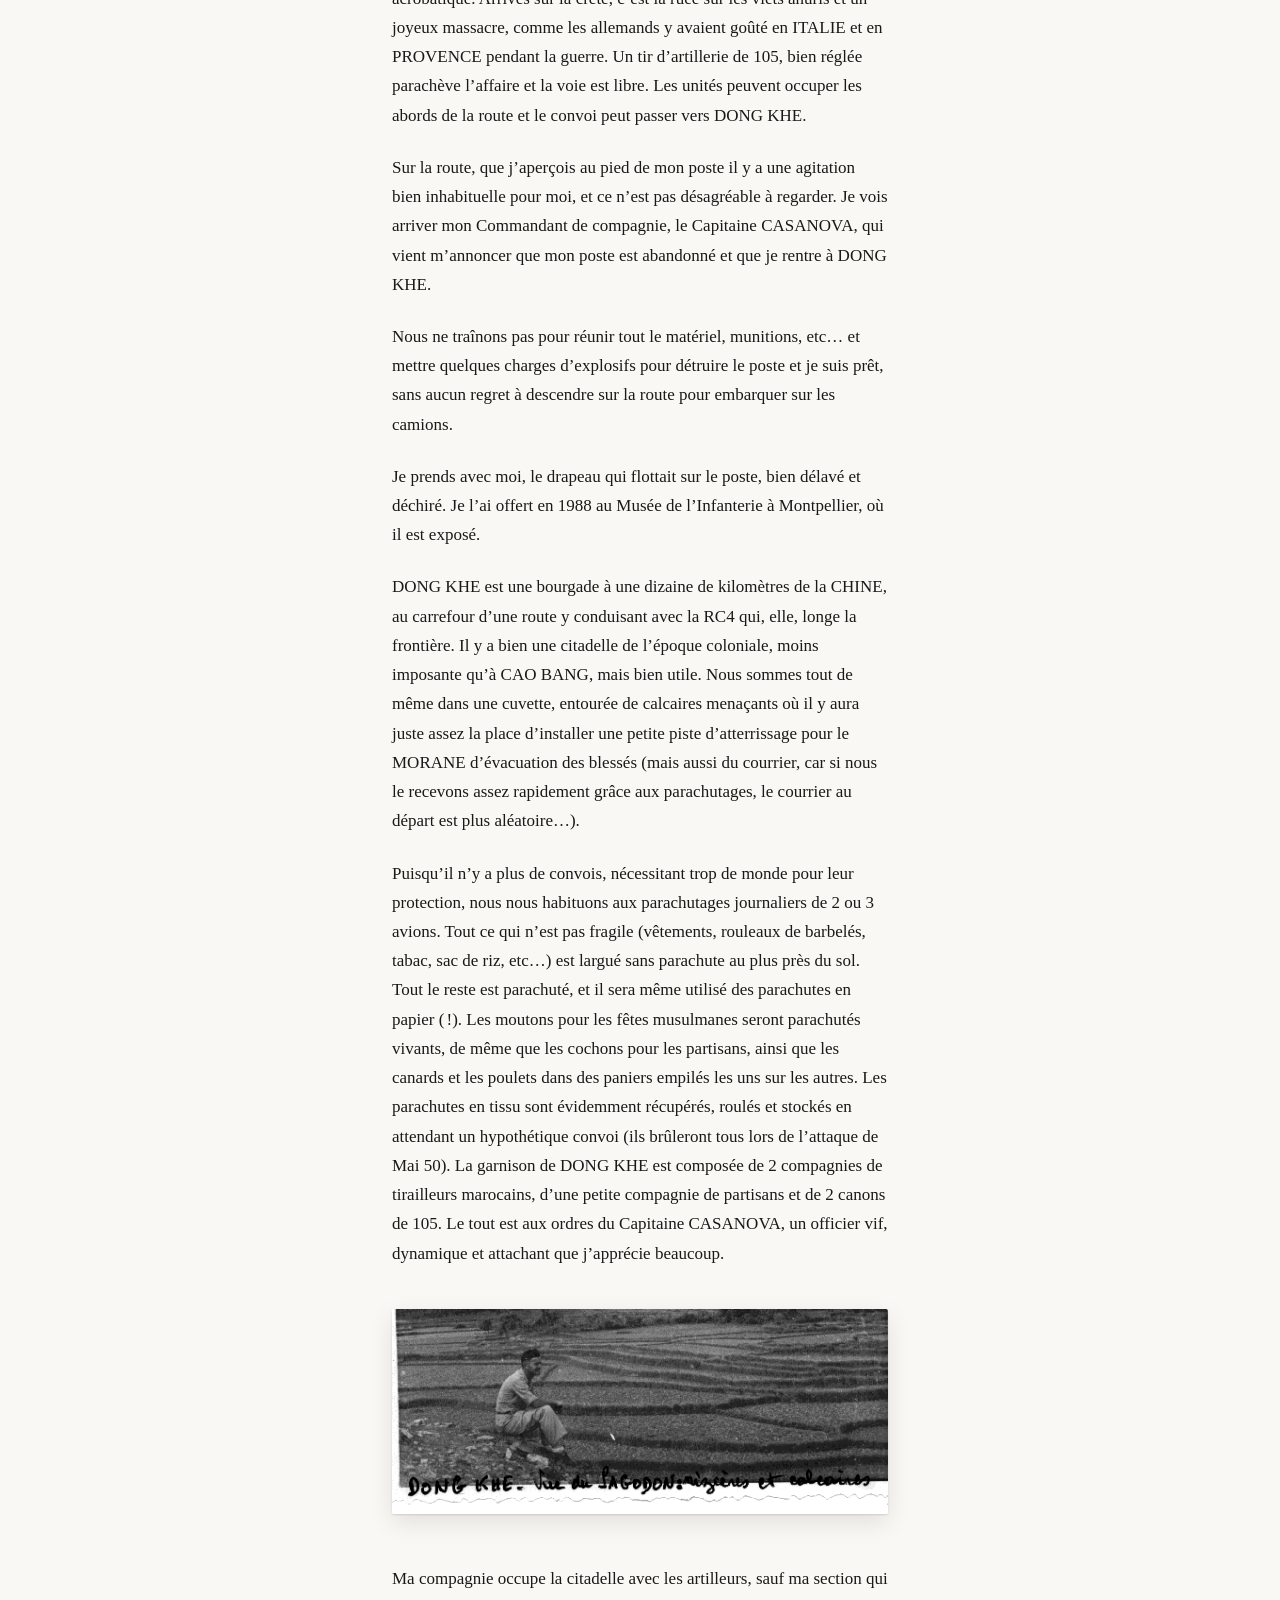
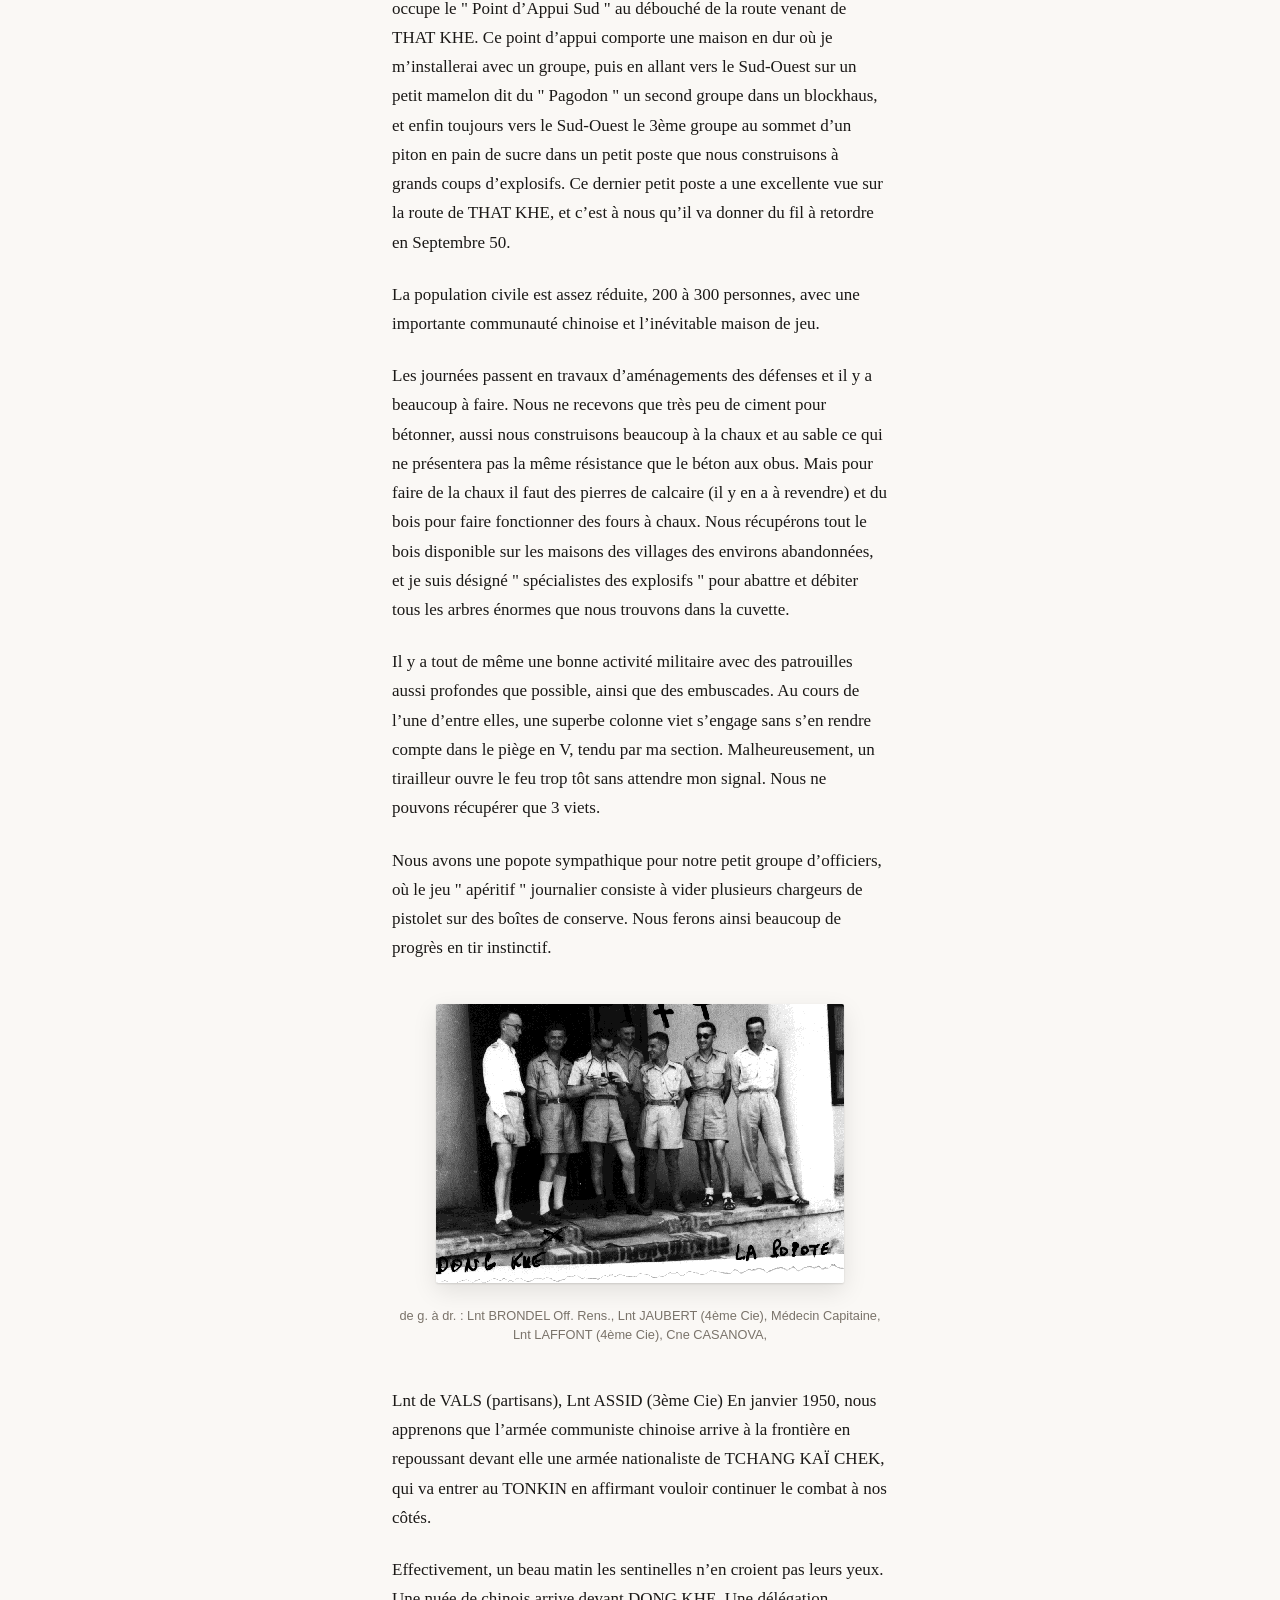
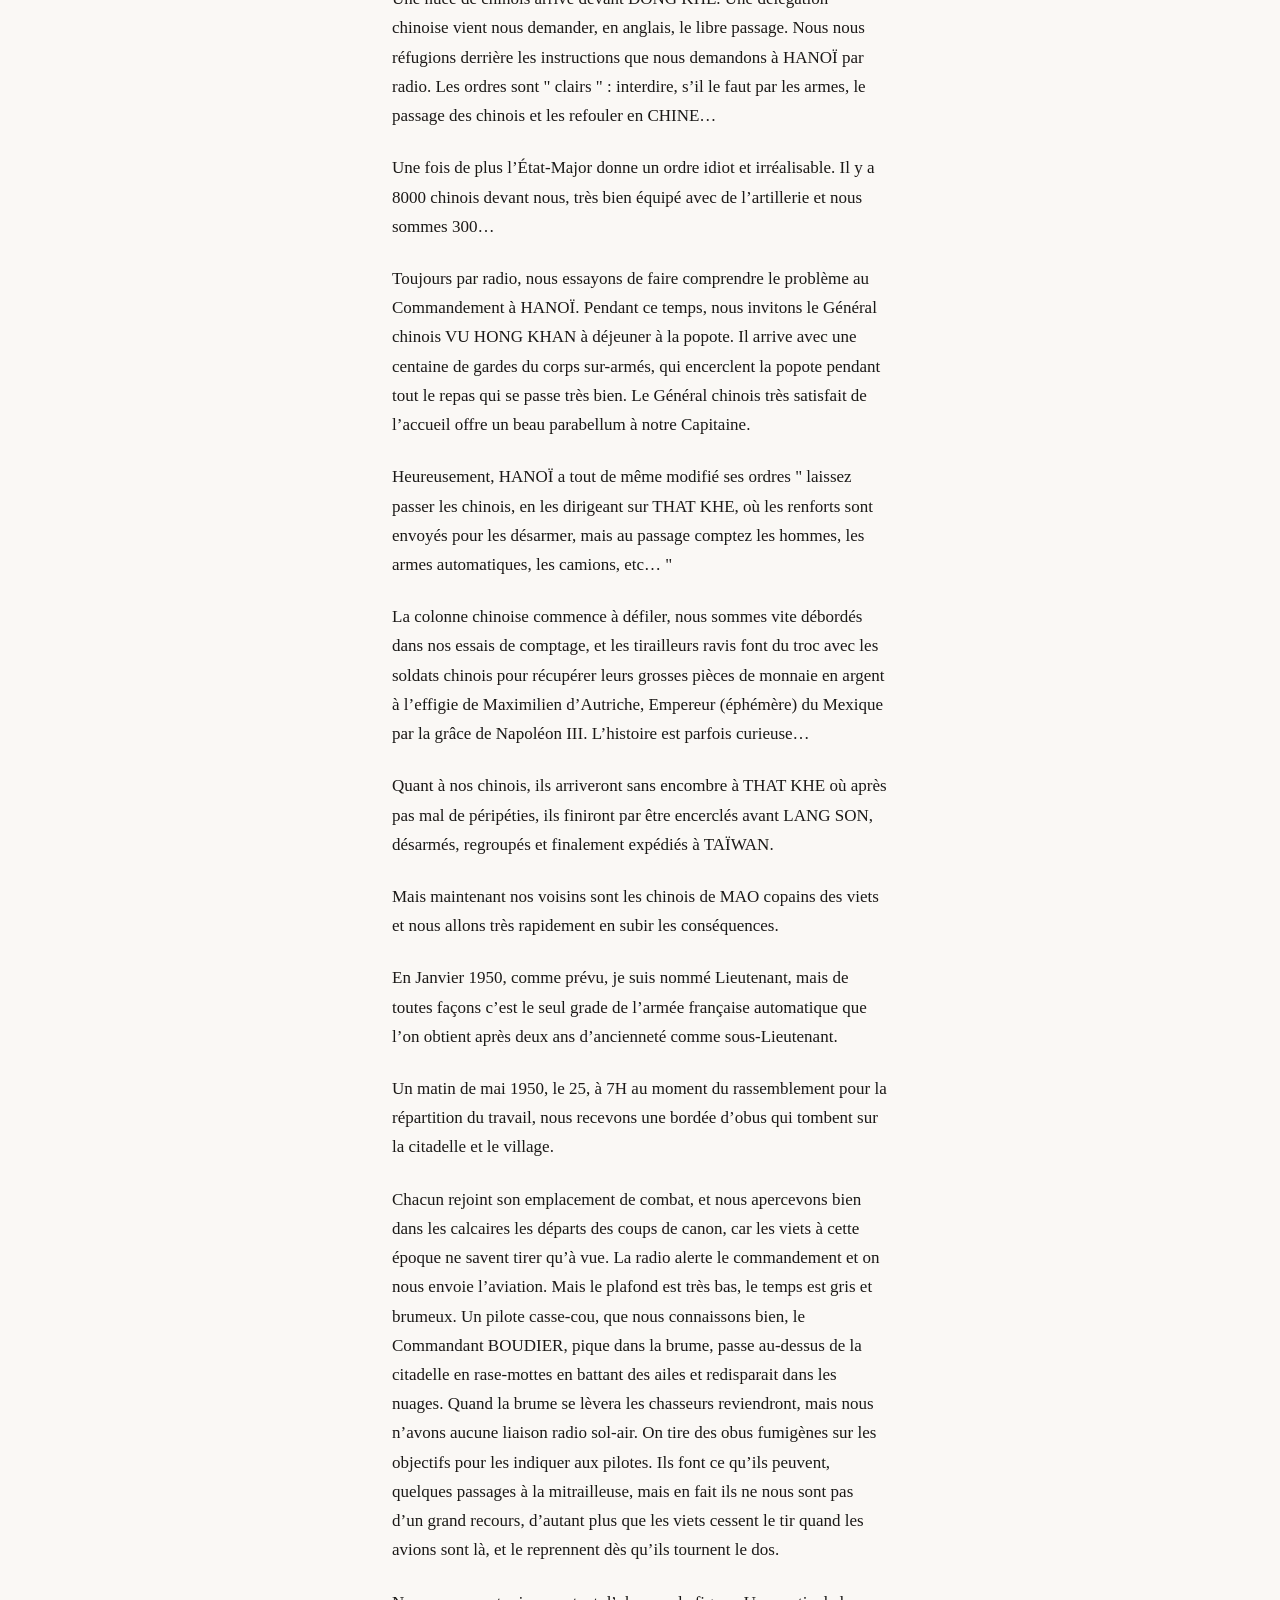
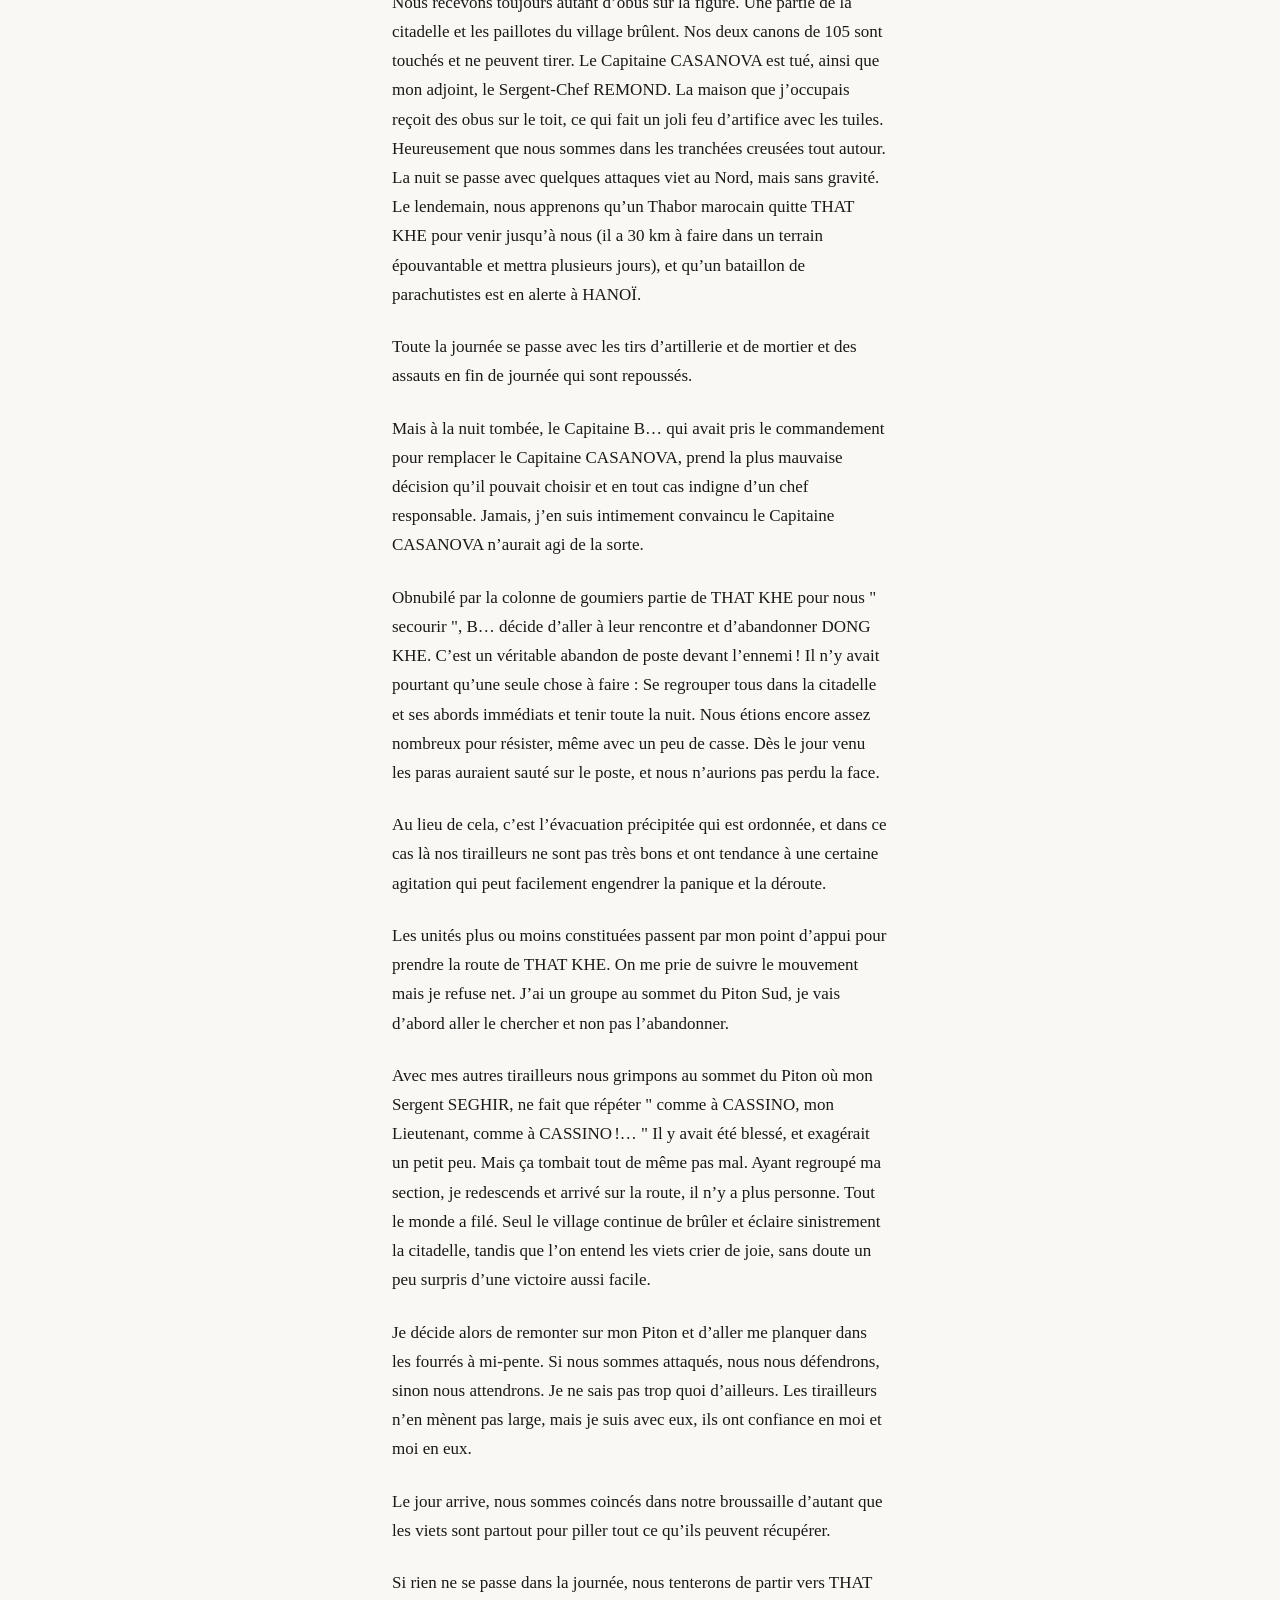
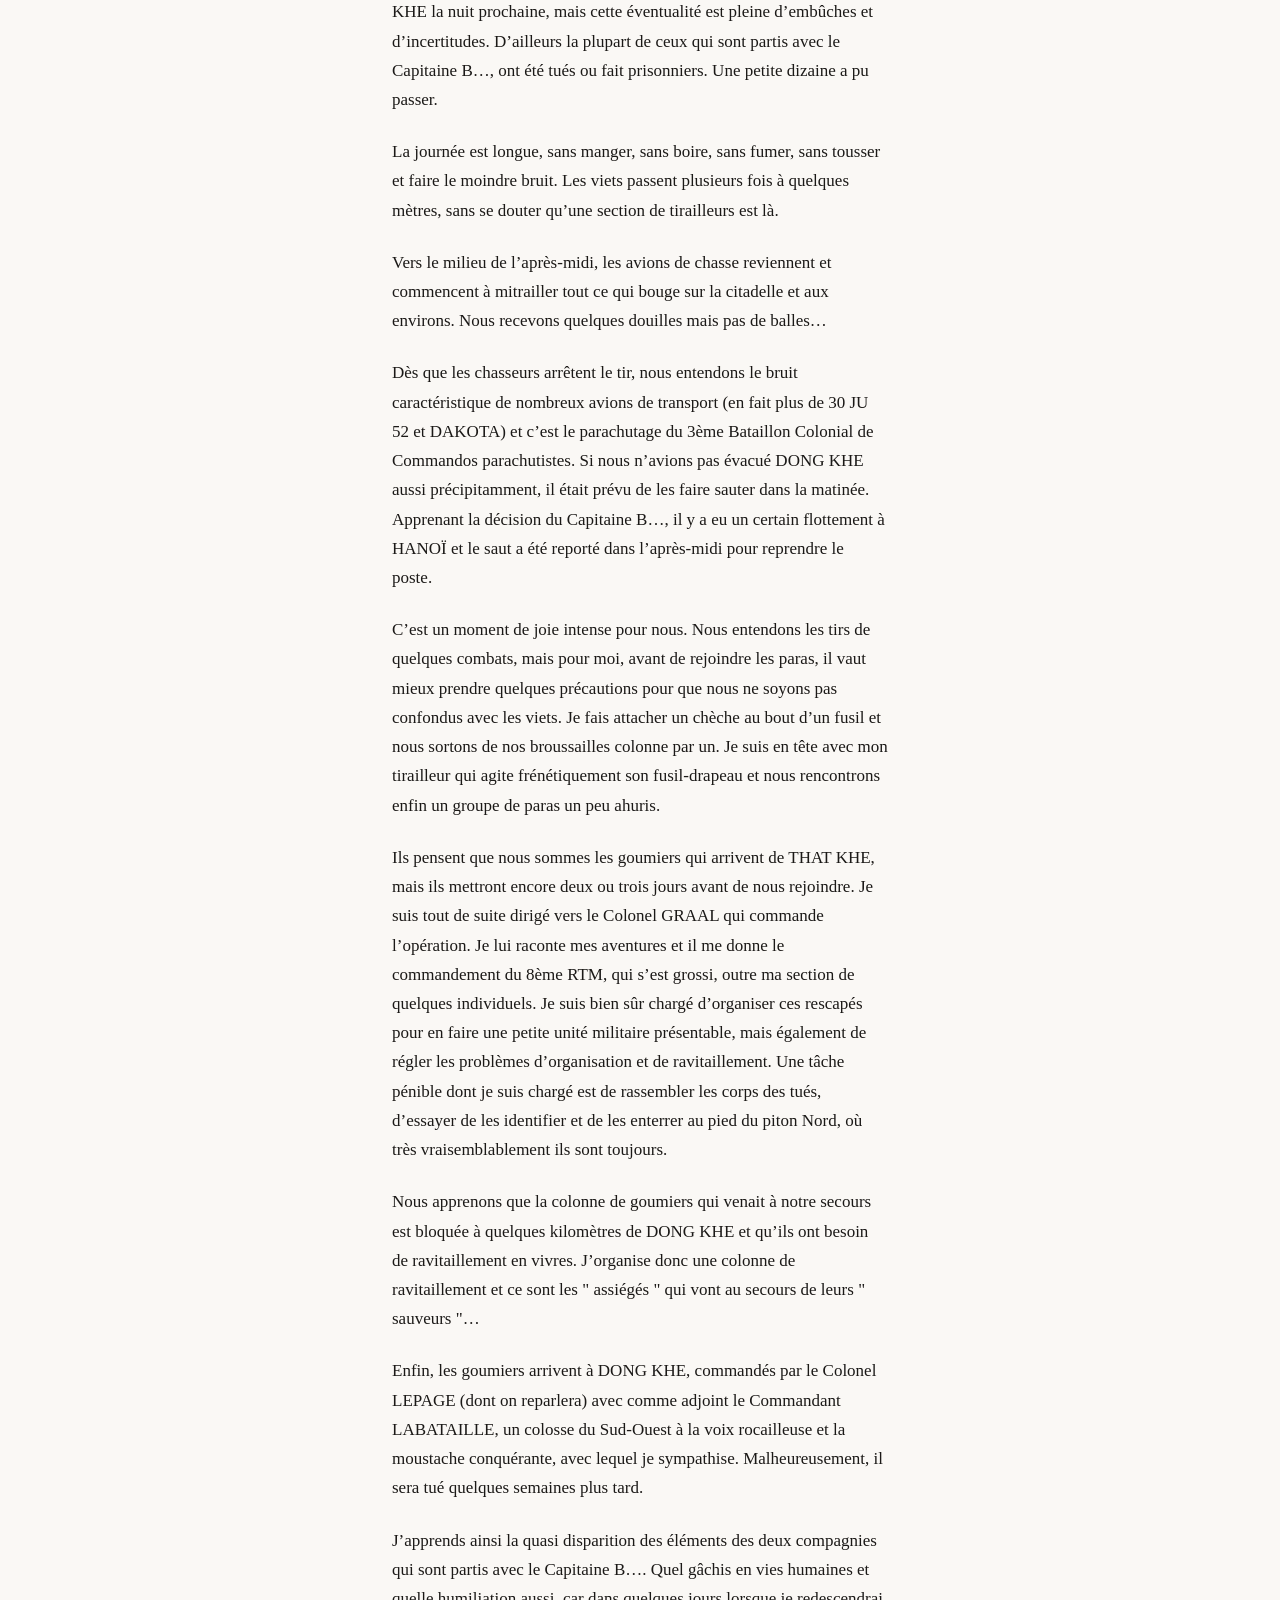
<file: 03-indochine.html>
<!DOCTYPE html>
<html lang="fr">
<head>
<meta charset="utf-8">
<meta name="viewport" content="width=device-width, initial-scale=1">
<title>L’Indochine — Mémoires du Colonel Jacques JAUBERT</title>
<meta name="description" content="Arrivée en Indochine, découverte du pays, des postes et des premiers combats, dans une guerre qui ne voulait pas dire son nom.">
<meta name="author" content="Colonel Jacques JAUBERT">
<meta name="color-scheme" content="light dark">
<link rel="canonical" href="https://sjaubert.github.io/memoires-indochine/03-indochine.html">
<meta property="og:type" content="article">
<meta property="og:site_name" content="Mémoires du Colonel Jacques JAUBERT">
<meta property="og:locale" content="fr_FR">
<meta property="og:title" content="L’Indochine — Mémoires du Colonel Jacques JAUBERT">
<meta property="og:description" content="Arrivée en Indochine, découverte du pays, des postes et des premiers combats, dans une guerre qui ne voulait pas dire son nom.">
<meta property="og:url" content="https://sjaubert.github.io/memoires-indochine/03-indochine.html">
<meta property="og:image" content="https://sjaubert.github.io/memoires-indochine/images/partage.jpg">
<meta property="og:image:width" content="1200">
<meta property="og:image:height" content="630">
<meta name="twitter:card" content="summary_large_image">
<meta name="twitter:title" content="L’Indochine — Mémoires du Colonel Jacques JAUBERT">
<meta name="twitter:description" content="Arrivée en Indochine, découverte du pays, des postes et des premiers combats, dans une guerre qui ne voulait pas dire son nom.">
<meta name="twitter:image" content="https://sjaubert.github.io/memoires-indochine/images/partage.jpg">
<link rel="stylesheet" href="assets/style.css">
</head>
<body data-prec="02-depart.html" data-suiv="04-rc4.html">
<a class="saut-contenu" href="#contenu">Aller au contenu</a>
<header class="barre">
  <div class="barre-i">
    <a href="./" aria-label="Retour au sommaire">← Sommaire</a>
    <span class="barre-titre">Mémoires du Colonel Jacques JAUBERT</span>
    <span class="barre-chap">3 / 8</span>
  </div>
  <div class="jauge"><span></span></div>
</header>
<main id="contenu" class="chapitre">
  <div class="chapitre-tete">
    <p class="num">Chapitre 3</p>
    <h1>L’Indochine</h1>
    
  </div>
  <div class="texte">
  <p>L’Indochine est maintenant là devant nous, ce pays qui a tellement occupé nos pensées depuis près de deux ans. Nous n’en avons pas rêvé, mais nous nous sommes posés beaucoup de questions sur ces combats qui avaient lieu et qui semblaient présager une guerre qui ne voulait pas dire son nom. Il y avait tellement d’intérêts politiques, économiques, stratégiques et surtout idéologiques, car maintenant nous étions face au communisme, au moment où la guerre froide commençait à heurter tous les esprits.</p>
  <p>À HAÏPHONG, c’est une certaine surprise. Pas question d’aller se dégourdir les jambes en ville. Sur les quais, devant le bateau, au milieu d’une nuée de femmes d’aspect assez misérable, tout le matériel nous attend : armement, véhicules, moyens de transmission, compléments d’habillement et d’équipements, etc…</p>
  <p>Les sections passent les unes après les autres pour percevoir ce qui leur revient. Mais depuis le départ du MAROC, les tirailleurs sont maintenant en piteux état : toutes les chaussures égyptiennes ont perdu leurs talons, et les casques coloniaux ont de leur côté perdu leur bordure-visière, les transformant en simple calotte… ce qui ne fait pas très sérieux. Comme les chapeaux de brousse ne sont pas encore distribués par l’Intendance nous garderons pendant quelque temps le chèche même en opération. Pour les officiers, afin qu’ils ne soient pas trop facilement repérés par les tireurs isolés, nous porterons aussi le chèche à chaque sortie. Mon ordonnance me &quot;coiffera&quot; ainsi chaque matin, car la forme du chèche chez les marocains est très particulière.</p>
  <p>Pendant que nous percevons le matériel et que nous nous équipons, un certain nombre de péniches de la ROYALE, viennent à quai pour nous attendre. On ne nous laisse vraiment pas souffler. Dès que nous sommes prêts, nous embarquons. Les tirailleurs sont un peu gênés par l’armement perçu : les grands fusils anglais 303, avec de longues baïonnettes, le coupe-coupe (qui sera bien utile), les fusils mitrailleurs BREN, etc… Toutes ces armes leur sont parfaitement inconnues et nous n’aurons que très peu de temps pour les instruire.</p>
  <p>L’embarquement terminé, y compris des véhicules, nous sommes serrés comme des sardines dans un bel inconfort, et nous partons vers le nord en traversant la baie d’ALONG, effectivement très belle et qui est devenue maintenant un boulevard à touristes.</p>
  <p>De toute façon nous n’avons pas tellement l’esprit tourné vers le tourisme, et nous aimerions bien savoir où nous allons ainsi. Dans la nuit nous recevons un bel orage (sans doute le baptême d’accueil) et au matin nous débarquons sur la plage de POINTE PAGODE au sud de TIEN YEN, au début de la Route Coloniale n°4 (la RC4) qui fera parler d’elle et nous coûtera cher dans quelques mois.</p>
  <p>Les compagnies rejoignent les emplacements prévus, une à MONCAY, plein Est à la frontière chinoise, une au centre à BINH LIEU, une autre au Nord-Ouest sur la R.C.4 à DINH LAP, et nous avec le P.C. près de TIEN YEN.</p>
  <p>Ma section occupe un petit Manchon, fortifié par les japonais où il reste quelques blockhaus en béton. J’en utilise un comme &quot;logement&quot;, avec une apparence de fraîcheur dans la journée, et une chaleur étouffante la nuit. En outre il y a un grand nombre de rats qui courent tout autour sur la bordure de mon lit de camp, mais ne franchissent pas la moustiquaire soigneusement bordée… Finalement je n’aurai aucun problème avec ces bestioles.</p>
  <figure>
    <img src="images/tien.gif" alt="Photographie d’époque, légende inscrite sur l’image." loading="lazy">
  </figure>
  <p>Le lendemain, le Colonel de la Coloniale commandant le secteur, nous réunit pour nous indiquer notre mission : tous les matins, partir sur la RC4 sur une quinzaine de kilomètres, vérifier sur 200 mètres à droite et à gauche de la route qu’il n’y a pas de préparatifs d’embuscade, et rester sur place pour permettre le passage des convois. C’est ce qu’on appelle une &quot;ouverture de route&quot;. Pour faciliter ce travail peu passionnant nous débroussaillons la forêt à grands coups de coupe-coupe afin que les viets ne puissent pas s’y dissimuler.</p>
  <p>Enfin le Colonel, termine son exposé en nous disant &quot;Faites vachement attention…&quot; ce dernier conseil nous a laissé un arrière goût bizarre.</p>
  <p>Au cours de l’une de ces journées, un tirailleur est persuadé d’avoir vu un viet se promener avec son fusil à 300 ou 400 m dans la montagne (les marocains ont une vue extraordinairement perçante) sans hésiter ni en rendre compte, il cale bien son fusil sur une branche d’arbre, règle sa hausse, tire et touche le viet qui malheureusement s’avérera être un de nos partisans d’une tribu montagnarde. Évidemment, ce premier coup de feu peu &quot;glorieux&quot; a fait toute une histoire bien compréhensible avec la tribu du blessé, qui n’a d’ailleurs pas survécu. Dans ces cas là, même un mauvais tireur, ne rate jamais son coup.</p>
  <p>Après quelques semaines, entre-coupées de petites opérations dans la région, nous commençons à remonter la RC4 vers LANG SON, où le Bataillon va se regrouper. Nous partirons ensuite en convoi par THAT KE et DONG KHE jusqu’à CAO BANG. Les 130 km de route représentent un long et lent déplacement particulièrement angoissant, car nous traversons toute la zone frontière où les viets lancent des attaques très violentes et très meurtrières contre les convois de camions qui serpentent sur ces routes enserrées entre falaises et forêts.</p>
  <p>Le passage le plus délicat est celui du col de LUNG PHAÏ entre THAT KHE et DONG KHE. Un convoi précédent y a laissé 40 camions brûlés et pas mal de tués, les blessés étant achevés au coupe-coupe. Aussi pendant que nous grimpons la côte, chacun scrute les bas côtés de la route, le doigt sur la détente. Après plusieurs attaques qui nous ont coûté cher dans ce secteur, on lancera les camions par &quot;rafales&quot; de 5 véhicules toutes les 10 minutes, pour essayer de limiter les dégâts. Puis les convois seront définitivement supprimés fin Octobre 1949, et ce sera le règne du parachutage.</p>
  <p>Nous passons heureusement sans encombre et nous arrivons enfin à CAO BANG, qui nous fait l’effet d’une petite ville d’une certaine importance, avec la masse imposante de sa citadelle, datant de l’époque coloniale.</p>
  <p>Nous effectuons quelques petites opérations d’accoutumance avec le 3ème Régiment Étranger d’Infanterie, qui occupe CAO BANG avec un bataillon, et nous partons pour une mission plus importante. Il faut rejoindre (à pied) BAC KAN à 120 km au Sud-Ouest, par la RC3 bis pour protéger le repli d’un autre bataillon du 3ème Étranger, dont tous les postes sont installés le long de la route. Tout cet axe est donc abandonné aux viets.</p>
  <p>Nous arrivons sans gros ennuis à BAC KAN, et je suis chargé, avec ma section, de tenir l’entrée Sud de la bourgade, pendant que les légionnaires embarquent tous leurs matériels sur les camions.</p>
  <p>J’occupe un petit mamelon où il y a pas mal de broussailles et au sommet duquel il y a les ruines d’une pagode, avec de grosses colonnes de bois. Bien sûr, dès que la nuit tombe, les viets qui avaient dû observer notre installation, viennent nous &quot;tâter&quot;, et nous devons bagarrer toute la nuit. C’est au cours de cette nuit là, que m’étant placé debout, à l’abri derrière une colonne, pour mieux commander, des balles viets sont venues frapper la dite colonne. Je n’ai rien eu, mais le choc des balles a surtout dérangé un nid de guêpes, qui, pas contentes du tout, sont venues me piquer le sommet du crâne à 2 ou 3 endroits. Je garde un souvenir très douloureux de cette affaire. Mais cette nuit là me vaudra ma première citation en INDOCHINE (pas pour les guêpes…).</p>
  <p>Au matin, pour décrocher, les viets étant toujours là, deux chars légers du 1er Chasseurs, viennent m’aider à quitter ce coin qui commençait à ne pas être très salubre.</p>
  <p>Je retraverse BAC KAN dans l’autre sens, suivi par ma section et je passe à côté d’une pagode en flamme. Je vais jeter un coup d’œil à l’intérieur, et j’aperçois un petit vase que je trouve joli. Plutôt que de le laisser être détruit par l’incendie, je le récupère et le met dans mon sac enveloppé dans une chemise de rechange. Je le transporterai jusqu’à CAO BANG où je le calerai à l’intérieur d’un bambou pour l’envoyer à mes parents. Le petit vase est toujours dans ma bibliothèque, et j’y tiens beaucoup.</p>
  <p>Après cette opération qui a duré une douzaine de jours assez durs nous apprécions un peu de repos avant de repartir dans la région de NGUYEN BINH pour évacuer d’autres postes et surtout pour désarmer et abandonner des tribus de montagnards, en particulier des MANS, qui nous faisaient confiance pour lutter contre les viets. Nous les avons livrés désespérés et sans défense aux viets qui les ont massacrés. Nous étions horrifiés d’accomplir de tels actes, d’être les instruments de telles lâchetés. Mais il y en aura bien d’autres, non seulement en INDOCHINE, mais aussi au MAROC et surtout par la suite en ALGERIE avec les harkis. Ces évacuations de postes, ces abandons de populations, correspondaient certes à un plan de restructuration préétabli au plus haut niveau, mais pour nos tirailleurs c’était mauvais pour leur moral et ils commençaient à se poser des questions…</p>
  <p>À la fin de l’été, après avoir participé au repli sur CAO BANG de tous les postes installés dans les environs, nous apprenons que toutes les unités (Légion, Tirailleurs Algériens, blindés, etc…) vont partir pour LANG SON. Seul notre bataillon va rester dans la région à CAO BANG et à DONG KHE avec deux compagnies dans chaque poste.</p>
  <figure>
    <img src="images/rc4.gif" alt="Photographie d’époque, légende inscrite sur l’image." loading="lazy">
  </figure>
  <p>Ma compagnie, avec la 3ème compagnie part pour DONG KHE, relever la légion. Pour ma part je suis &quot;gâté&quot; une fois de plus, et désigné pour aller occuper avec ma section, le petit poste du col de LOUNG PHAÏ entre DONG KHE et THAT KHE, dans un endroit de sinistre mémoire.</p>
  <p>Je vais m’installer avec mes fidèles tirailleurs dans un petit poste en rondins, dont les défenses extérieures sont des bambous pointus enfouis dans le sol. J’ai un mois de vivres, un poste radio (qui tombera en panne le lendemain de notre arrivée) et un mortier de 81. Je suis dans un décor certainement très beau mais sinistre et impressionnant pour y faire la guerre. J’ai de l’autre côté de la route d’immenses falaises, et je suis entouré de forêts épaisses, pleines de singes qui, la nuit, viennent dans les cuisines (installées à l’extérieur du poste) pour voler tout ce qu’ils peuvent en se chamaillant.</p>
  <p>Je suis donc seul, sans radio et sans aucune possibilité de liaison. Comme il faut au moins trois bataillons pour ouvrir et tenir les 15 km de route pour venir jusqu’à moi, ce n’est pas demain la veille que je verrai des troupes amies. Si les viets veulent m’attaquer, avec leurs méthodes habituelles, mon poste tiendra au maximum une demi-heure et puis nous disparaîtrons en fumée… Ce n’est pas très enthousiasmant, mais nous ne sommes pas ici pour pleurnicher sur notre sort. Il faut faire avec ce que nous avons, et faire au mieux en vivant en circuit fermé. Patrouille dans les environs, travaux d’amélioration des défenses du poste (je m’inspire de mes souvenirs du livre de Jules César &quot;De bello Gallico&quot; et des dessins qu’il contient sur les défenses gauloises à ALESIA…). Nous allons aussi visiter et amadouer un minuscule village MAN où je soignerai les goitres, très fréquents dans cette région en leur faisant boire de l’eau additionnée de teinture d’iode. Ils s’y habitueront vite et viendront au poste tous les matins chercher leur boisson favorite.</p>
  <p>Une nuit, un de mes sous-officiers marocains vient me prévenir qu’un tirailleur est en train de mourir ( !). Je vais voir. Ses copains l’ont déjà allongé sur le côté, vers la Mecque et récitent des prières. Effectivement, il n’a pas l’air en très bon état. Sans radio, pour avoir les conseils d’un toubib, il faut que je me débrouille, ou que je me prépare à l’enterrer…</p>
  <p>J’ai une caisse de médicaments, qui m’a été donnée pour mon installation ici. Je l’ouvre et horreur ! ce sont des médicaments de l’armée japonaise sans aucune traduction… Je repère des ampoules avec un liquide vert, je pense que ce doit être de l’huile camphrée excellente pour le cœur, du moins je le suppose. Je remplis une seringue, un bon coup dans les fesses et je vais me recoucher tandis que les tirailleurs continuent de prier pour leur copain.</p>
  <p>Le lendemain, à mon grand étonnement, tous les tirailleurs arborent un grand sourire, et je vois mon mourant frais comme un gardon… Je n’ai jamais su ce qu’il a exactement eu, mais je suis devenu un grand chef…</p>
  <p>Enfin, un jour, le 5 novembre cela fait près d’un mois et demi que je suis ici complètement isolé, avec des vivres qui commencent à se raréfier, quand je dénote une certaine activité aérienne inhabituelle. J’aperçois, aux jumelles, venant de THAT KHE, les colonnes d’infanterie qui abordent la longue montée vers le col de LUNG PHAÏ. Au milieu des colonnes à pied, quelques blindés et des GMC bricolés, sur lesquels ont été montés des canons automatiques antiaériens BOFORS de 40 mm, qui lâchent des rafales d’obus &quot; a priori &quot; sur les falaises. Rien n’y fait, car les viets sont là, leurs armes, mitrailleuses et mortiers se dévoilent et tout est bloqué.</p>
  <p>Le terrain est vraiment difficile. La route est au flanc d’un long mouvement de terrain de 4 à 5 km sur lequel tout en haut, à l’extrémité est mon poste. Sous la route, le ravin est très profond avec une végétation extrêmement dense. C’est dans ce ravin que se cachaient les vagues d’assaut viets pour attaquer à la grenade et au coupe-coupe les convois bloqués. De l’autre côté du ravin s’élèvent les falaises impressionnantes où sont retranchés les viets.</p>
  <p>Donc, en bas, chacun a le nez dans la poussière, et moi qui suis &quot; au balcon &quot; je ne peux rien faire sans radio et avec un mortier hors de portée des falaises.</p>
  <p>Un MORANE d’observation, particulièrement courageux ou inconscient, remonte le long de la vallée à l’altitude de mon poste et… des falaises. Il n’atteindra pas le col. Tiré comme un lapin, je le vois balancer ses ailes à droite puis à gauche et tomber comme une pierre au fond du ravin.</p>
  <p>Les viets hurlent de joie. Pas pour longtemps. Dans les unités qui montent vers le col, il y a tout un Thabor de Goumiers marocains. Un certain nombre d’entre eux avec l’Adjudant-Chef L… vont attaquer à leur manière en s’infiltrant dans la falaise et en grimpant de façon acrobatique. Arrivés sur la crête, c’est la ruée sur les viets ahuris et un joyeux massacre, comme les allemands y avaient goûté en ITALIE et en PROVENCE pendant la guerre. Un tir d’artillerie de 105, bien réglée parachève l’affaire et la voie est libre. Les unités peuvent occuper les abords de la route et le convoi peut passer vers DONG KHE.</p>
  <p>Sur la route, que j’aperçois au pied de mon poste il y a une agitation bien inhabituelle pour moi, et ce n’est pas désagréable à regarder. Je vois arriver mon Commandant de compagnie, le Capitaine CASANOVA, qui vient m’annoncer que mon poste est abandonné et que je rentre à DONG KHE.</p>
  <p>Nous ne traînons pas pour réunir tout le matériel, munitions, etc… et mettre quelques charges d’explosifs pour détruire le poste et je suis prêt, sans aucun regret à descendre sur la route pour embarquer sur les camions.</p>
  <p>Je prends avec moi, le drapeau qui flottait sur le poste, bien délavé et déchiré. Je l’ai offert en 1988 au Musée de l’Infanterie à Montpellier, où il est exposé.</p>
  <p>DONG KHE est une bourgade à une dizaine de kilomètres de la CHINE, au carrefour d’une route y conduisant avec la RC4 qui, elle, longe la frontière. Il y a bien une citadelle de l’époque coloniale, moins imposante qu’à CAO BANG, mais bien utile. Nous sommes tout de même dans une cuvette, entourée de calcaires menaçants où il y aura juste assez la place d’installer une petite piste d’atterrissage pour le MORANE d’évacuation des blessés (mais aussi du courrier, car si nous le recevons assez rapidement grâce aux parachutages, le courrier au départ est plus aléatoire…).</p>
  <p>Puisqu’il n’y a plus de convois, nécessitant trop de monde pour leur protection, nous nous habituons aux parachutages journaliers de 2 ou 3 avions. Tout ce qui n’est pas fragile (vêtements, rouleaux de barbelés, tabac, sac de riz, etc…) est largué sans parachute au plus près du sol. Tout le reste est parachuté, et il sera même utilisé des parachutes en papier ( !). Les moutons pour les fêtes musulmanes seront parachutés vivants, de même que les cochons pour les partisans, ainsi que les canards et les poulets dans des paniers empilés les uns sur les autres. Les parachutes en tissu sont évidemment récupérés, roulés et stockés en attendant un hypothétique convoi (ils brûleront tous lors de l’attaque de Mai 50). La garnison de DONG KHE est composée de 2 compagnies de tirailleurs marocains, d’une petite compagnie de partisans et de 2 canons de 105. Le tout est aux ordres du Capitaine CASANOVA, un officier vif, dynamique et attachant que j’apprécie beaucoup.</p>
  <figure>
    <img src="images/dongke.gif" alt="Photographie d’époque, légende inscrite sur l’image." loading="lazy">
  </figure>
  <p>Ma compagnie occupe la citadelle avec les artilleurs, sauf ma section qui occupe le &quot; Point d’Appui Sud &quot; au débouché de la route venant de THAT KHE. Ce point d’appui comporte une maison en dur où je m’installerai avec un groupe, puis en allant vers le Sud-Ouest sur un petit mamelon dit du &quot; Pagodon &quot; un second groupe dans un blockhaus, et enfin toujours vers le Sud-Ouest le 3ème groupe au sommet d’un piton en pain de sucre dans un petit poste que nous construisons à grands coups d’explosifs. Ce dernier petit poste a une excellente vue sur la route de THAT KHE, et c’est à nous qu’il va donner du fil à retordre en Septembre 50.</p>
  <p>La population civile est assez réduite, 200 à 300 personnes, avec une importante communauté chinoise et l’inévitable maison de jeu.</p>
  <p>Les journées passent en travaux d’aménagements des défenses et il y a beaucoup à faire. Nous ne recevons que très peu de ciment pour bétonner, aussi nous construisons beaucoup à la chaux et au sable ce qui ne présentera pas la même résistance que le béton aux obus. Mais pour faire de la chaux il faut des pierres de calcaire (il y en a à revendre) et du bois pour faire fonctionner des fours à chaux. Nous récupérons tout le bois disponible sur les maisons des villages des environs abandonnées, et je suis désigné &quot; spécialistes des explosifs &quot; pour abattre et débiter tous les arbres énormes que nous trouvons dans la cuvette.</p>
  <p>Il y a tout de même une bonne activité militaire avec des patrouilles aussi profondes que possible, ainsi que des embuscades. Au cours de l’une d’entre elles, une superbe colonne viet s’engage sans s’en rendre compte dans le piège en V, tendu par ma section. Malheureusement, un tirailleur ouvre le feu trop tôt sans attendre mon signal. Nous ne pouvons récupérer que 3 viets.</p>
  <p>Nous avons une popote sympathique pour notre petit groupe d’officiers, où le jeu &quot; apéritif &quot; journalier consiste à vider plusieurs chargeurs de pistolet sur des boîtes de conserve. Nous ferons ainsi beaucoup de progrès en tir instinctif.</p>
  <figure>
    <img src="images/popote.gif" alt="Photographie d’époque, légende inscrite sur l’image." loading="lazy">
    <figcaption>de g. à dr. : Lnt BRONDEL Off. Rens., Lnt JAUBERT (4ème Cie), Médecin Capitaine, Lnt LAFFONT (4ème Cie), Cne CASANOVA,</figcaption>
  </figure>
  <p>Lnt de VALS (partisans), Lnt ASSID (3ème Cie) En janvier 1950, nous apprenons que l’armée communiste chinoise arrive à la frontière en repoussant devant elle une armée nationaliste de TCHANG KAÏ CHEK, qui va entrer au TONKIN en affirmant vouloir continuer le combat à nos côtés.</p>
  <p>Effectivement, un beau matin les sentinelles n’en croient pas leurs yeux. Une nuée de chinois arrive devant DONG KHE. Une délégation chinoise vient nous demander, en anglais, le libre passage. Nous nous réfugions derrière les instructions que nous demandons à HANOÏ par radio. Les ordres sont &quot; clairs &quot; : interdire, s’il le faut par les armes, le passage des chinois et les refouler en CHINE…</p>
  <p>Une fois de plus l’État-Major donne un ordre idiot et irréalisable. Il y a 8000 chinois devant nous, très bien équipé avec de l’artillerie et nous sommes 300…</p>
  <p>Toujours par radio, nous essayons de faire comprendre le problème au Commandement à HANOÏ. Pendant ce temps, nous invitons le Général chinois VU HONG KHAN à déjeuner à la popote. Il arrive avec une centaine de gardes du corps sur-armés, qui encerclent la popote pendant tout le repas qui se passe très bien. Le Général chinois très satisfait de l’accueil offre un beau parabellum à notre Capitaine.</p>
  <p>Heureusement, HANOÏ a tout de même modifié ses ordres &quot; laissez passer les chinois, en les dirigeant sur THAT KHE, où les renforts sont envoyés pour les désarmer, mais au passage comptez les hommes, les armes automatiques, les camions, etc… &quot;</p>
  <p>La colonne chinoise commence à défiler, nous sommes vite débordés dans nos essais de comptage, et les tirailleurs ravis font du troc avec les soldats chinois pour récupérer leurs grosses pièces de monnaie en argent à l’effigie de Maximilien d’Autriche, Empereur (éphémère) du Mexique par la grâce de Napoléon III. L’histoire est parfois curieuse…</p>
  <p>Quant à nos chinois, ils arriveront sans encombre à THAT KHE où après pas mal de péripéties, ils finiront par être encerclés avant LANG SON, désarmés, regroupés et finalement expédiés à TAÏWAN.</p>
  <p>Mais maintenant nos voisins sont les chinois de MAO copains des viets et nous allons très rapidement en subir les conséquences.</p>
  <p>En Janvier 1950, comme prévu, je suis nommé Lieutenant, mais de toutes façons c’est le seul grade de l’armée française automatique que l’on obtient après deux ans d’ancienneté comme sous-Lieutenant.</p>
  <p>Un matin de mai 1950, le 25, à 7H au moment du rassemblement pour la répartition du travail, nous recevons une bordée d’obus qui tombent sur la citadelle et le village.</p>
  <p>Chacun rejoint son emplacement de combat, et nous apercevons bien dans les calcaires les départs des coups de canon, car les viets à cette époque ne savent tirer qu’à vue. La radio alerte le commandement et on nous envoie l’aviation. Mais le plafond est très bas, le temps est gris et brumeux. Un pilote casse-cou, que nous connaissons bien, le Commandant BOUDIER, pique dans la brume, passe au-dessus de la citadelle en rase-mottes en battant des ailes et redisparait dans les nuages. Quand la brume se lèvera les chasseurs reviendront, mais nous n’avons aucune liaison radio sol-air. On tire des obus fumigènes sur les objectifs pour les indiquer aux pilotes. Ils font ce qu’ils peuvent, quelques passages à la mitrailleuse, mais en fait ils ne nous sont pas d’un grand recours, d’autant plus que les viets cessent le tir quand les avions sont là, et le reprennent dès qu’ils tournent le dos.</p>
  <p>Nous recevons toujours autant d’obus sur la figure. Une partie de la citadelle et les paillotes du village brûlent. Nos deux canons de 105 sont touchés et ne peuvent tirer. Le Capitaine CASANOVA est tué, ainsi que mon adjoint, le Sergent-Chef REMOND. La maison que j’occupais reçoit des obus sur le toit, ce qui fait un joli feu d’artifice avec les tuiles. Heureusement que nous sommes dans les tranchées creusées tout autour. La nuit se passe avec quelques attaques viet au Nord, mais sans gravité. Le lendemain, nous apprenons qu’un Thabor marocain quitte THAT KHE pour venir jusqu’à nous (il a 30 km à faire dans un terrain épouvantable et mettra plusieurs jours), et qu’un bataillon de parachutistes est en alerte à HANOÏ.</p>
  <p>Toute la journée se passe avec les tirs d’artillerie et de mortier et des assauts en fin de journée qui sont repoussés.</p>
  <p>Mais à la nuit tombée, le Capitaine B… qui avait pris le commandement pour remplacer le Capitaine CASANOVA, prend la plus mauvaise décision qu’il pouvait choisir et en tout cas indigne d’un chef responsable. Jamais, j’en suis intimement convaincu le Capitaine CASANOVA n’aurait agi de la sorte.</p>
  <p>Obnubilé par la colonne de goumiers partie de THAT KHE pour nous &quot; secourir &quot;, B… décide d’aller à leur rencontre et d’abandonner DONG KHE. C’est un véritable abandon de poste devant l’ennemi ! Il n’y avait pourtant qu’une seule chose à faire : Se regrouper tous dans la citadelle et ses abords immédiats et tenir toute la nuit. Nous étions encore assez nombreux pour résister, même avec un peu de casse. Dès le jour venu les paras auraient sauté sur le poste, et nous n’aurions pas perdu la face.</p>
  <p>Au lieu de cela, c’est l’évacuation précipitée qui est ordonnée, et dans ce cas là nos tirailleurs ne sont pas très bons et ont tendance à une certaine agitation qui peut facilement engendrer la panique et la déroute.</p>
  <p>Les unités plus ou moins constituées passent par mon point d’appui pour prendre la route de THAT KHE. On me prie de suivre le mouvement mais je refuse net. J’ai un groupe au sommet du Piton Sud, je vais d’abord aller le chercher et non pas l’abandonner.</p>
  <p>Avec mes autres tirailleurs nous grimpons au sommet du Piton où mon Sergent SEGHIR, ne fait que répéter &quot; comme à CASSINO, mon Lieutenant, comme à CASSINO !… &quot; Il y avait été blessé, et exagérait un petit peu. Mais ça tombait tout de même pas mal. Ayant regroupé ma section, je redescends et arrivé sur la route, il n’y a plus personne. Tout le monde a filé. Seul le village continue de brûler et éclaire sinistrement la citadelle, tandis que l’on entend les viets crier de joie, sans doute un peu surpris d’une victoire aussi facile.</p>
  <p>Je décide alors de remonter sur mon Piton et d’aller me planquer dans les fourrés à mi-pente. Si nous sommes attaqués, nous nous défendrons, sinon nous attendrons. Je ne sais pas trop quoi d’ailleurs. Les tirailleurs n’en mènent pas large, mais je suis avec eux, ils ont confiance en moi et moi en eux.</p>
  <p>Le jour arrive, nous sommes coincés dans notre broussaille d’autant que les viets sont partout pour piller tout ce qu’ils peuvent récupérer.</p>
  <p>Si rien ne se passe dans la journée, nous tenterons de partir vers THAT KHE la nuit prochaine, mais cette éventualité est pleine d’embûches et d’incertitudes. D’ailleurs la plupart de ceux qui sont partis avec le Capitaine B…, ont été tués ou fait prisonniers. Une petite dizaine a pu passer.</p>
  <p>La journée est longue, sans manger, sans boire, sans fumer, sans tousser et faire le moindre bruit. Les viets passent plusieurs fois à quelques mètres, sans se douter qu’une section de tirailleurs est là.</p>
  <p>Vers le milieu de l’après-midi, les avions de chasse reviennent et commencent à mitrailler tout ce qui bouge sur la citadelle et aux environs. Nous recevons quelques douilles mais pas de balles…</p>
  <p>Dès que les chasseurs arrêtent le tir, nous entendons le bruit caractéristique de nombreux avions de transport (en fait plus de 30 JU 52 et DAKOTA) et c’est le parachutage du 3ème Bataillon Colonial de Commandos parachutistes. Si nous n’avions pas évacué DONG KHE aussi précipitamment, il était prévu de les faire sauter dans la matinée. Apprenant la décision du Capitaine B…, il y a eu un certain flottement à HANOÏ et le saut a été reporté dans l’après-midi pour reprendre le poste.</p>
  <p>C’est un moment de joie intense pour nous. Nous entendons les tirs de quelques combats, mais pour moi, avant de rejoindre les paras, il vaut mieux prendre quelques précautions pour que nous ne soyons pas confondus avec les viets. Je fais attacher un chèche au bout d’un fusil et nous sortons de nos broussailles colonne par un. Je suis en tête avec mon tirailleur qui agite frénétiquement son fusil-drapeau et nous rencontrons enfin un groupe de paras un peu ahuris.</p>
  <p>Ils pensent que nous sommes les goumiers qui arrivent de THAT KHE, mais ils mettront encore deux ou trois jours avant de nous rejoindre. Je suis tout de suite dirigé vers le Colonel GRAAL qui commande l’opération. Je lui raconte mes aventures et il me donne le commandement du 8ème RTM, qui s’est grossi, outre ma section de quelques individuels. Je suis bien sûr chargé d’organiser ces rescapés pour en faire une petite unité militaire présentable, mais également de régler les problèmes d’organisation et de ravitaillement. Une tâche pénible dont je suis chargé est de rassembler les corps des tués, d’essayer de les identifier et de les enterrer au pied du piton Nord, où très vraisemblablement ils sont toujours.</p>
  <p>Nous apprenons que la colonne de goumiers qui venait à notre secours est bloquée à quelques kilomètres de DONG KHE et qu’ils ont besoin de ravitaillement en vivres. J’organise donc une colonne de ravitaillement et ce sont les &quot; assiégés &quot; qui vont au secours de leurs &quot; sauveurs &quot;…</p>
  <p>Enfin, les goumiers arrivent à DONG KHE, commandés par le Colonel LEPAGE (dont on reparlera) avec comme adjoint le Commandant LABATAILLE, un colosse du Sud-Ouest à la voix rocailleuse et la moustache conquérante, avec lequel je sympathise. Malheureusement, il sera tué quelques semaines plus tard.</p>
  <p>J’apprends ainsi la quasi disparition des éléments des deux compagnies qui sont partis avec le Capitaine B…. Quel gâchis en vies humaines et quelle humiliation aussi, car dans quelques jours lorsque je redescendrai à THAT KHE, un Général refusera de me serrer la main car dans l’esprit du commandement le 8ème RTM a failli à son devoir. De même aucune citation ne sera accordée, et ce sera difficile de l’expliquer aux tirailleurs. C’est dur de subir ainsi la conséquence de l’incompétence et de la couardise d’un &quot; chef &quot;. BRUN avait été fait prisonnier avec quelques autres qui sont morts. Quand il nous a rejoint au camp n° 1 je l’ai ignoré ainsi qu’après la libération. De son côté, il n’a jamais cherché à me revoir en face…</p>
  <p>Cela fait maintenant beaucoup de monde à DONG KHE. Les patrouilles envoyées dans les environs récupèrent nos véhicules et nos deux canons, déjà démontés…. Pour ma part, toutes mes affaires ont été pillées, et je me retrouve avec ce que j’ai sur le dos et une cantine vide…</p>
  <p>Un convoi de camions arrive jusqu’à DONG KHE, avec du matériel. Il embarque pour le retour les paras du 3ème BCCP et mon détachement de survivants. Le Thabor va rester sur place, pour remettre en état et développer les défenses.</p>
  <p>Après une bonne nuit de repos à THAT KHE où je retrouve des copains de promo, en particulier BOUDIER, j’arrive à LANG SON. J’y retrouve la base arrière du bataillon et des renforts de tirailleurs pour compenser les pertes, ainsi que le Capitaine GUIDON pour remplacer le Capitaine CASANOVA.</p>
  <p>Nous constituons une bonne compagnie, et en attendant le retour de CAO BANG du reste du 8ème RTM, nous sommes envoyés faire des opérations dans le massif du BAO DAÏ, près de LUC NAM, à 70 km au Sud-Ouest de LANG SON.</p>
  <p>Nous y faisons quelques incursions payantes chez les viets et nous ramenons armes et documents divers. Dans un P.C. abandonné en pleine forêt, je récupère des liasses de timbres-poste viets que j’adresserai à mon père collectionneur. Je récupère aussi une belle décoration viet dans sa boîte, avec une photo de Staline, que je possède toujours. C’est dans ce secteur que j’aurai une seconde citation.</p>
  <p>Je suis désigné, un beau jour, pour aller faire une mission auprès de l’État-Major à HANOÏ. Alors que je ne suis qu’à 60 km à vol d’oiseau d’HANOÏ, je mettrai deux jours pour y arriver en empruntant toutes sortes de moyens de communication.</p>
  <p>Tout d’abord un premier déplacement à pied vers le P.C. du secteur. Puis je rejoins LUC NAM sur un petit cheval chinois, pas plus grand qu’un poney, mais très robuste, escorté par des partisans aux mines patibulaires. A LUC NAM, j’embarque sur un petit bateau de la marine pour descendre le fleuve par SEPT PAGODES jusqu’à HAÏ DUONG. Là, je passe la nuit au P.C. du secteur et le lendemain je pars en Jeep avec le convoi jusqu’à HANOÏ. La mission accomplie, je vais prendre un avion militaire et je me retrouve à LANG SON.</p>
  <figure>
    <img src="images/langson.gif" alt="Photographie d’époque, légende inscrite sur l’image." loading="lazy">
  </figure>
  <p>Entre temps le Bataillon est revenu de CAO BANG et nous sommes tout à la joie de nos retrouvailles après 8 mois de séparation et notre gros pépin de DONG KHE. Le bataillon se réorganise : nous percevons l’armement français plus commode et des tenues de combat décentes, pour remplacer les salopettes de jardinier que nous avions pendant l’hiver 1949.</p>
  <p>Nous nous préparons pour la prise d’armes du 14 Juillet où je recevrai ma Croix de guerre avec ses deux &quot; clous &quot;. Après la prise d’armes nous sommes invités à un cocktail chez le Colonel Cdt la zone frontière. C’était le Colonel CONSTANS qui sera tristement célèbre quelques semaines plus tard, mais qui à LANG SON vivait comme un roitelet aux réceptions réputées, disposant de toute une cour de légionnaires (dont un Sergent-Chef, ex-ministre de VICHY…).</p>
  <p>A notre arrivée, les légionnaires très stylés, nous servent des boissons glacées, qui sont les bienvenues car il fait une chaleur torride. Mais ces &quot;rafraîchissements &quot; s’avéreront de redoutables cocktails alcoolisés, et au bout de 3 ou 4 verres, nous sommes tous d’une humeur plus que joyeuse…</p>
  <p>Nous partons dîner au Mess de garnison, et à la fin du repas, où nous sommes tous en parfaite forme, les assiettes commencent à voler par les fenêtres, vers le fleuve en contrebas, puis les verres, les bouteilles et carafes serviront de projectiles pour descendre toutes les bouteilles alignées derrière le bar. Les deux serveurs sont terrés sous le bar en attendant que le massacre s’arrête. Effectivement, comme il n’y a plus rien à casser, et que nous nous sommes bien défoulés, nous repartons, toujours en Jeeps, quelque peu zigzaguantes vers nos cantonnements.</p>
  <p>Le lendemain, notre patron le Commandant ARNAUD, saint homme, très croyant, célibataire et très strict (mais qui la veille n’était pas le dernier à faire l’imbécile) nous réunit et nous lit la facture du Mess où le gérant a soigneusement chiffré le résultat de nos exploits. Chacun paye son écot pour une somme rondelette, mais nous sommes &quot; riches &quot; puisque cela fait plusieurs mois que nous ne dépensons rien, et surtout nous avions besoin de cette explosion pour exorciser quelques moments difficiles passés et peut-être à venir.</p>
  <p>En effet nous ne savions pas ce que le destin nous réservait dans très peu de temps…</p>
  </div>
</main>
<div class="pied-chap">
<nav class="nav-chap"><a href="02-depart.html"><span class="sens">Précédent</span>Le départ</a><a class="droite" href="04-rc4.html"><span class="sens">Suivant</span>Le drame de la RC 4</a></nav>
</div>
<footer class="pied">
  <p>Mémoires du Colonel Jacques JAUBERT · Indochine 1949–1954</p>
  <p><a href="./">Sommaire</a> · <a href="integrale.html">Version intégrale</a> · <a href="a-propos.html">À propos</a><span id="contact"></span></p>
</footer>
<script src="assets/script.js" defer></script>
</body>
</html>
</file>
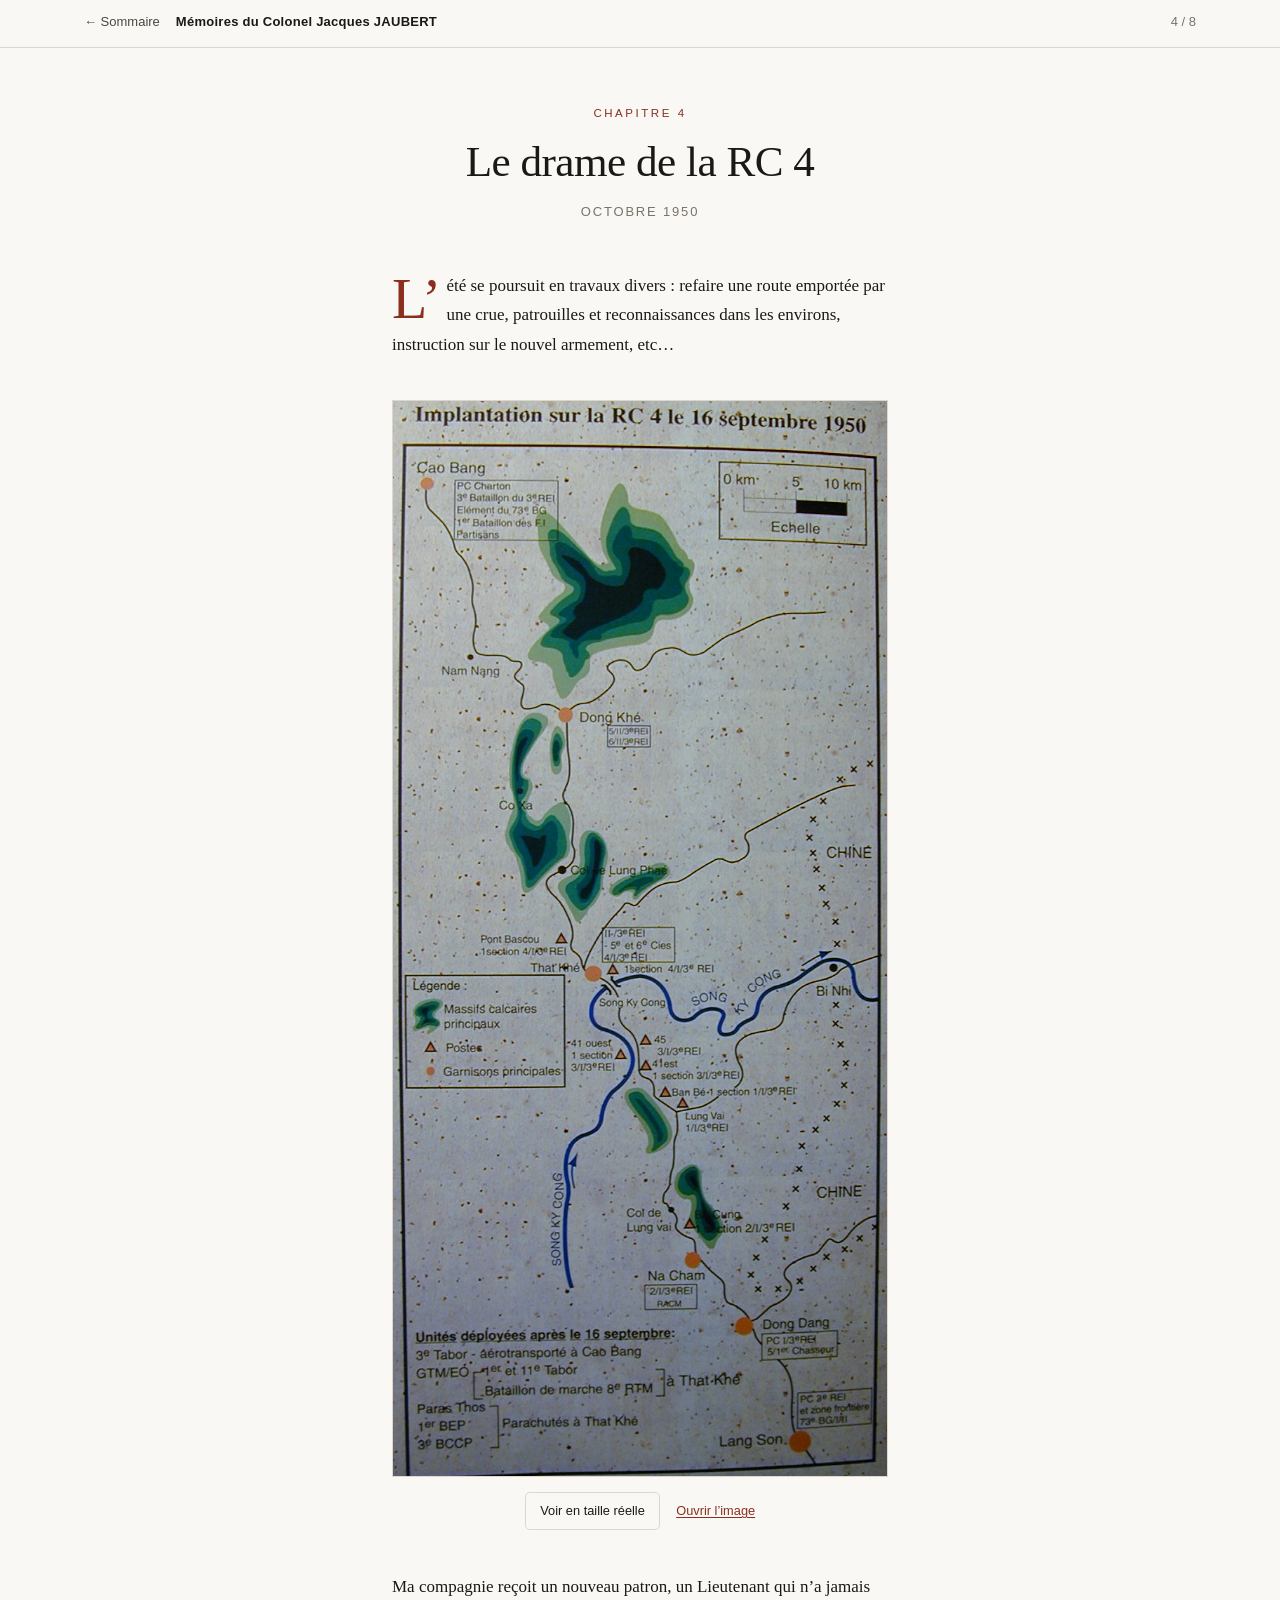
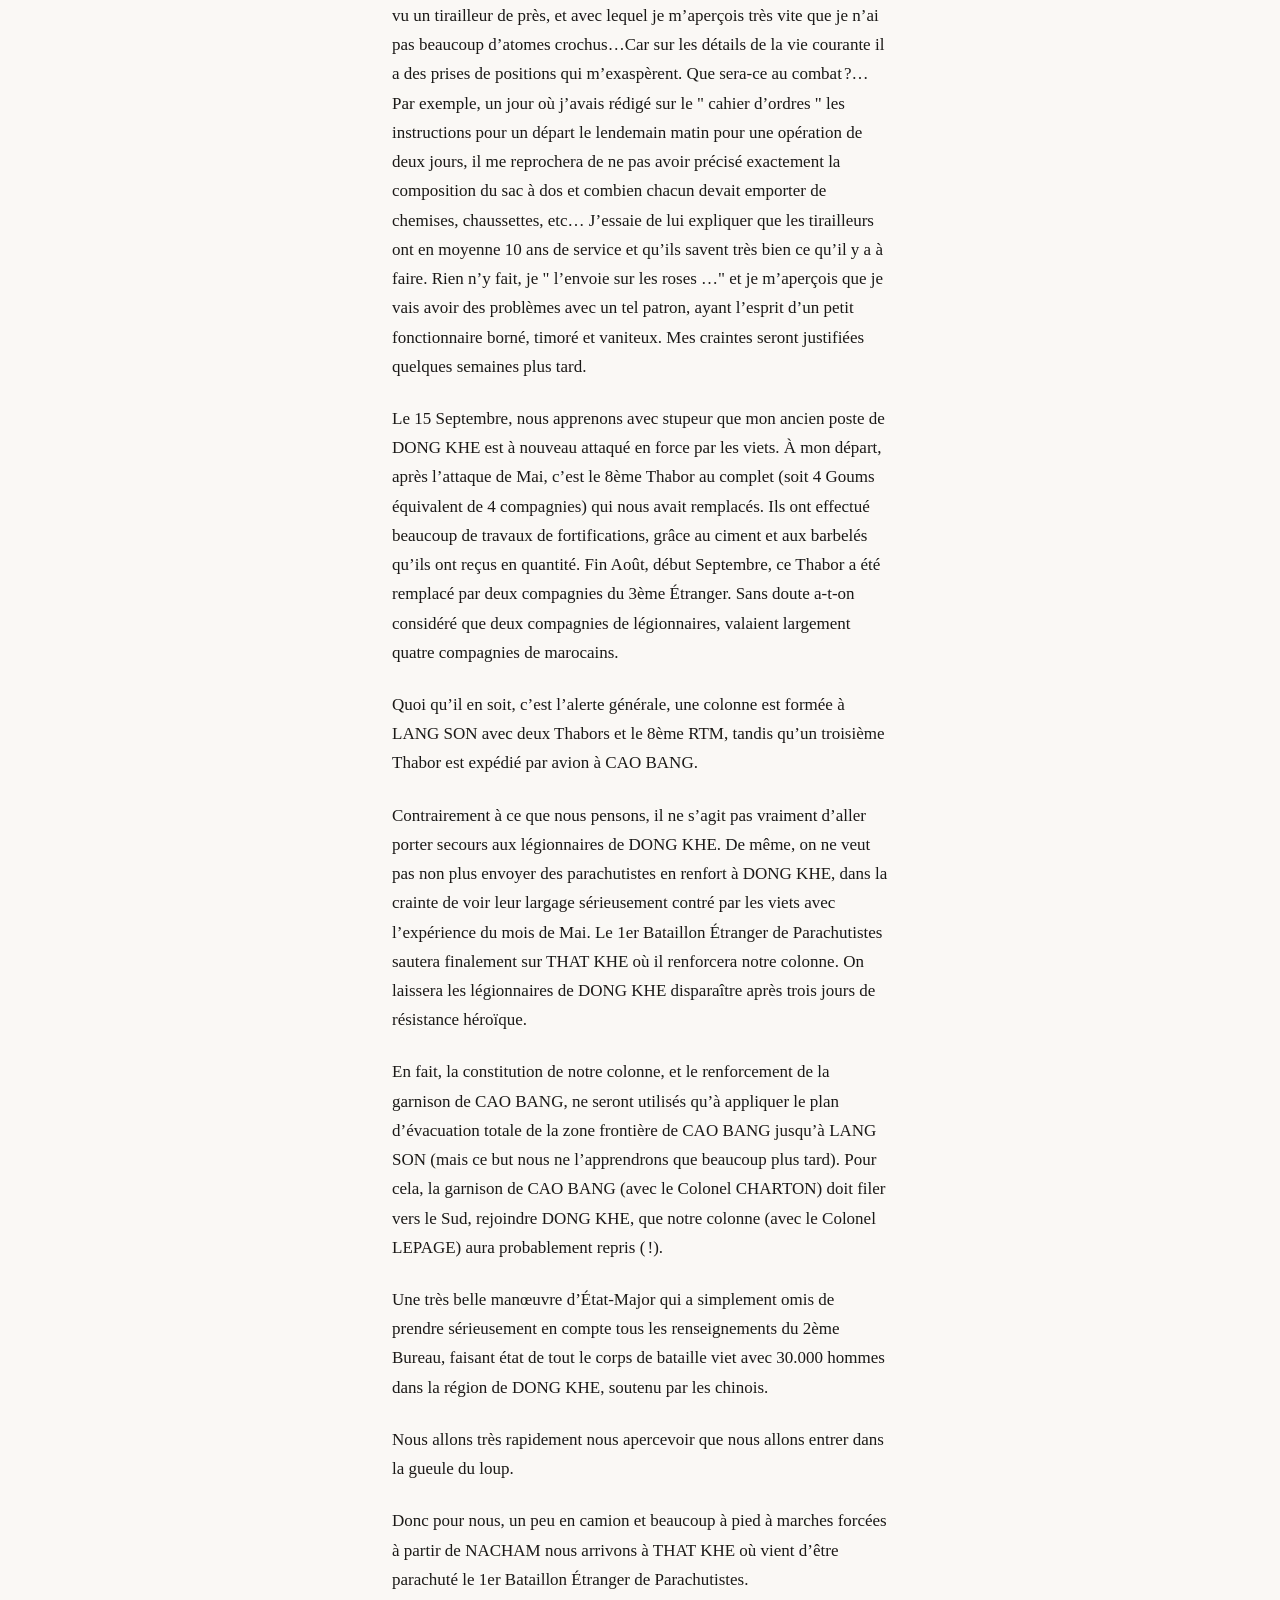
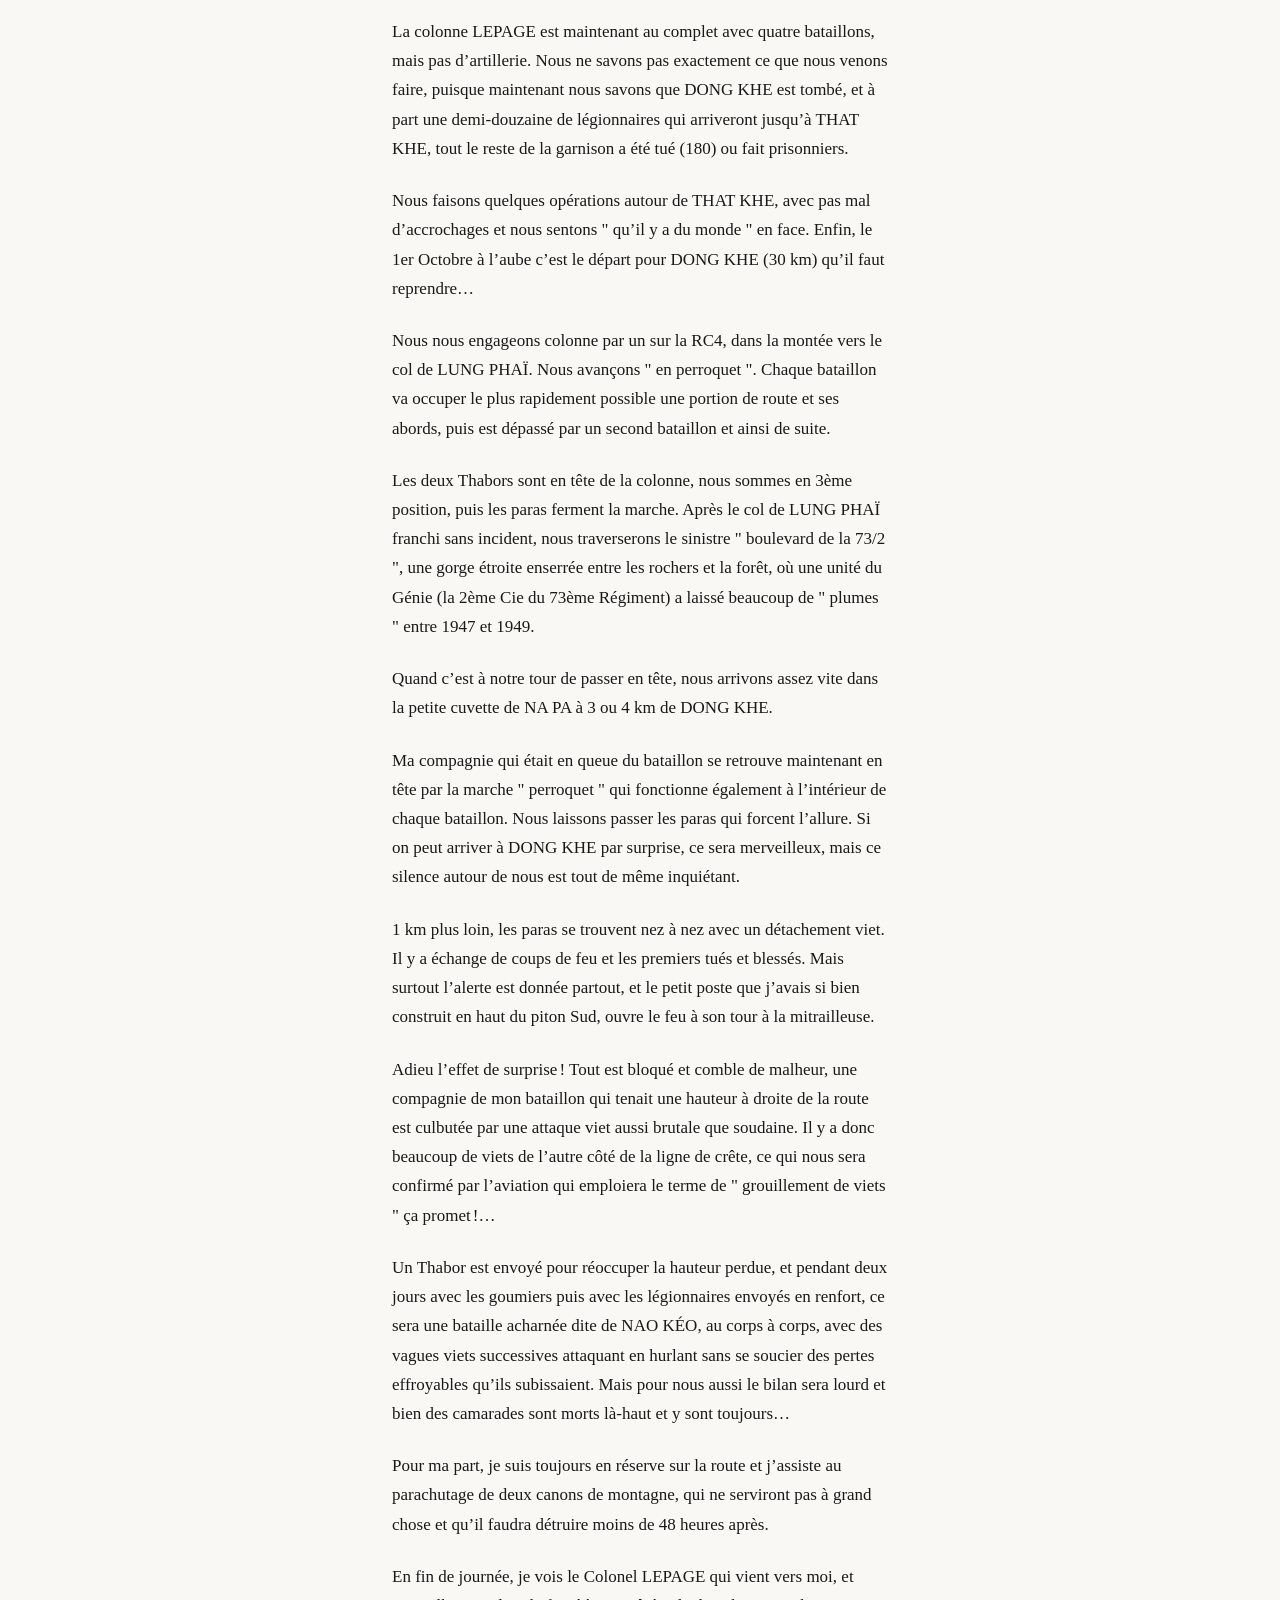
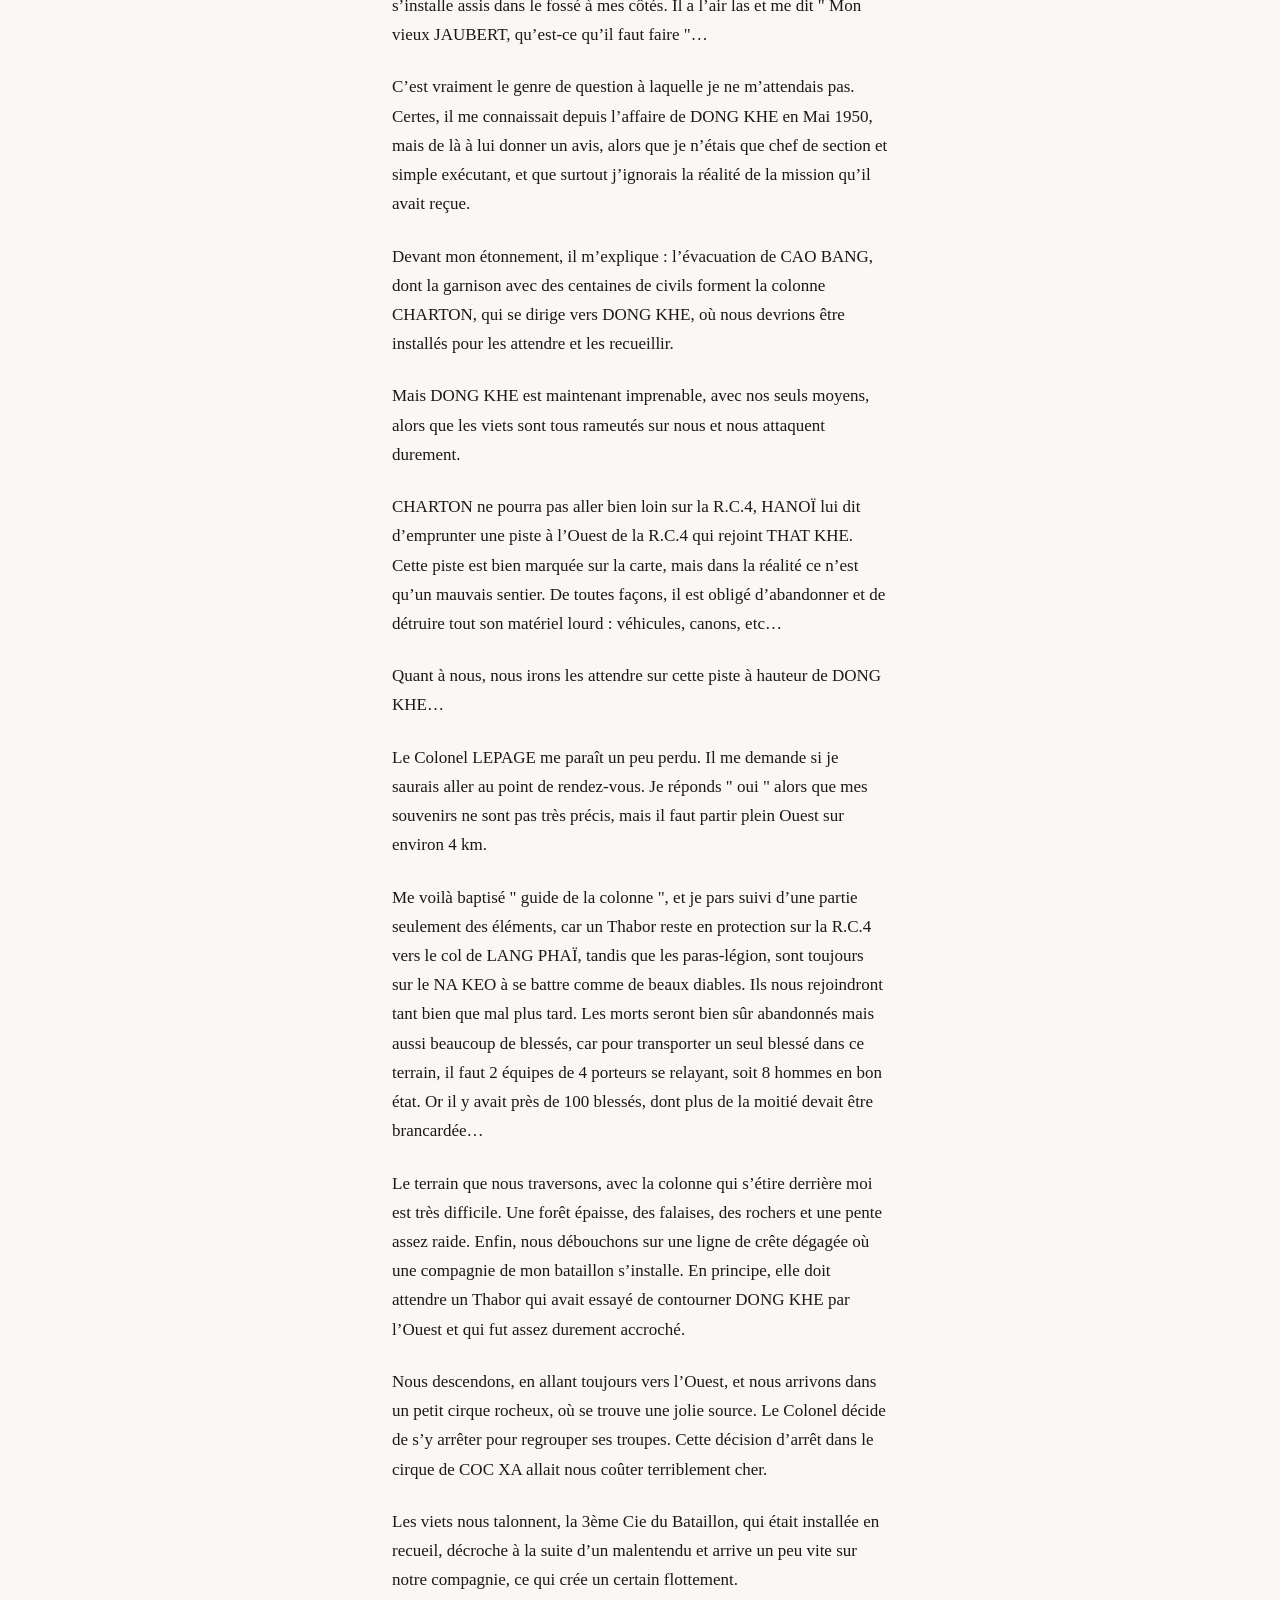
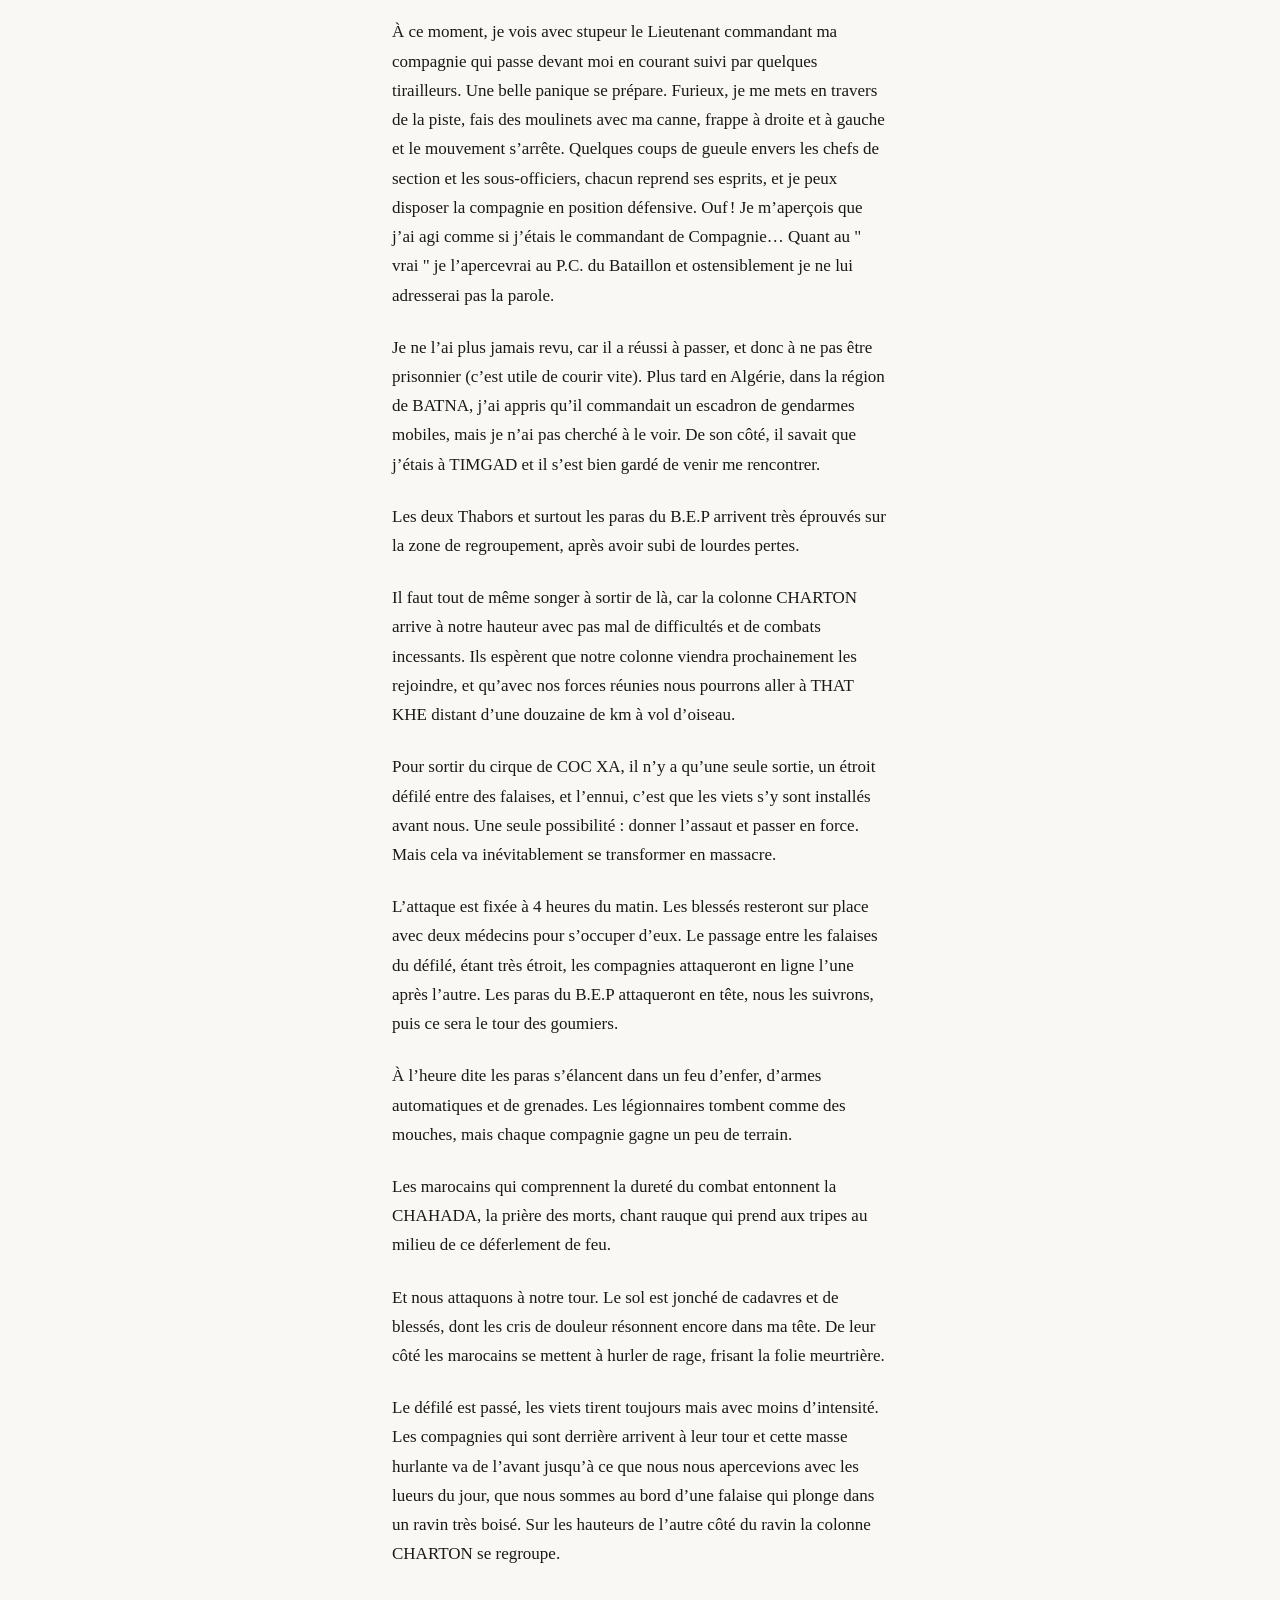
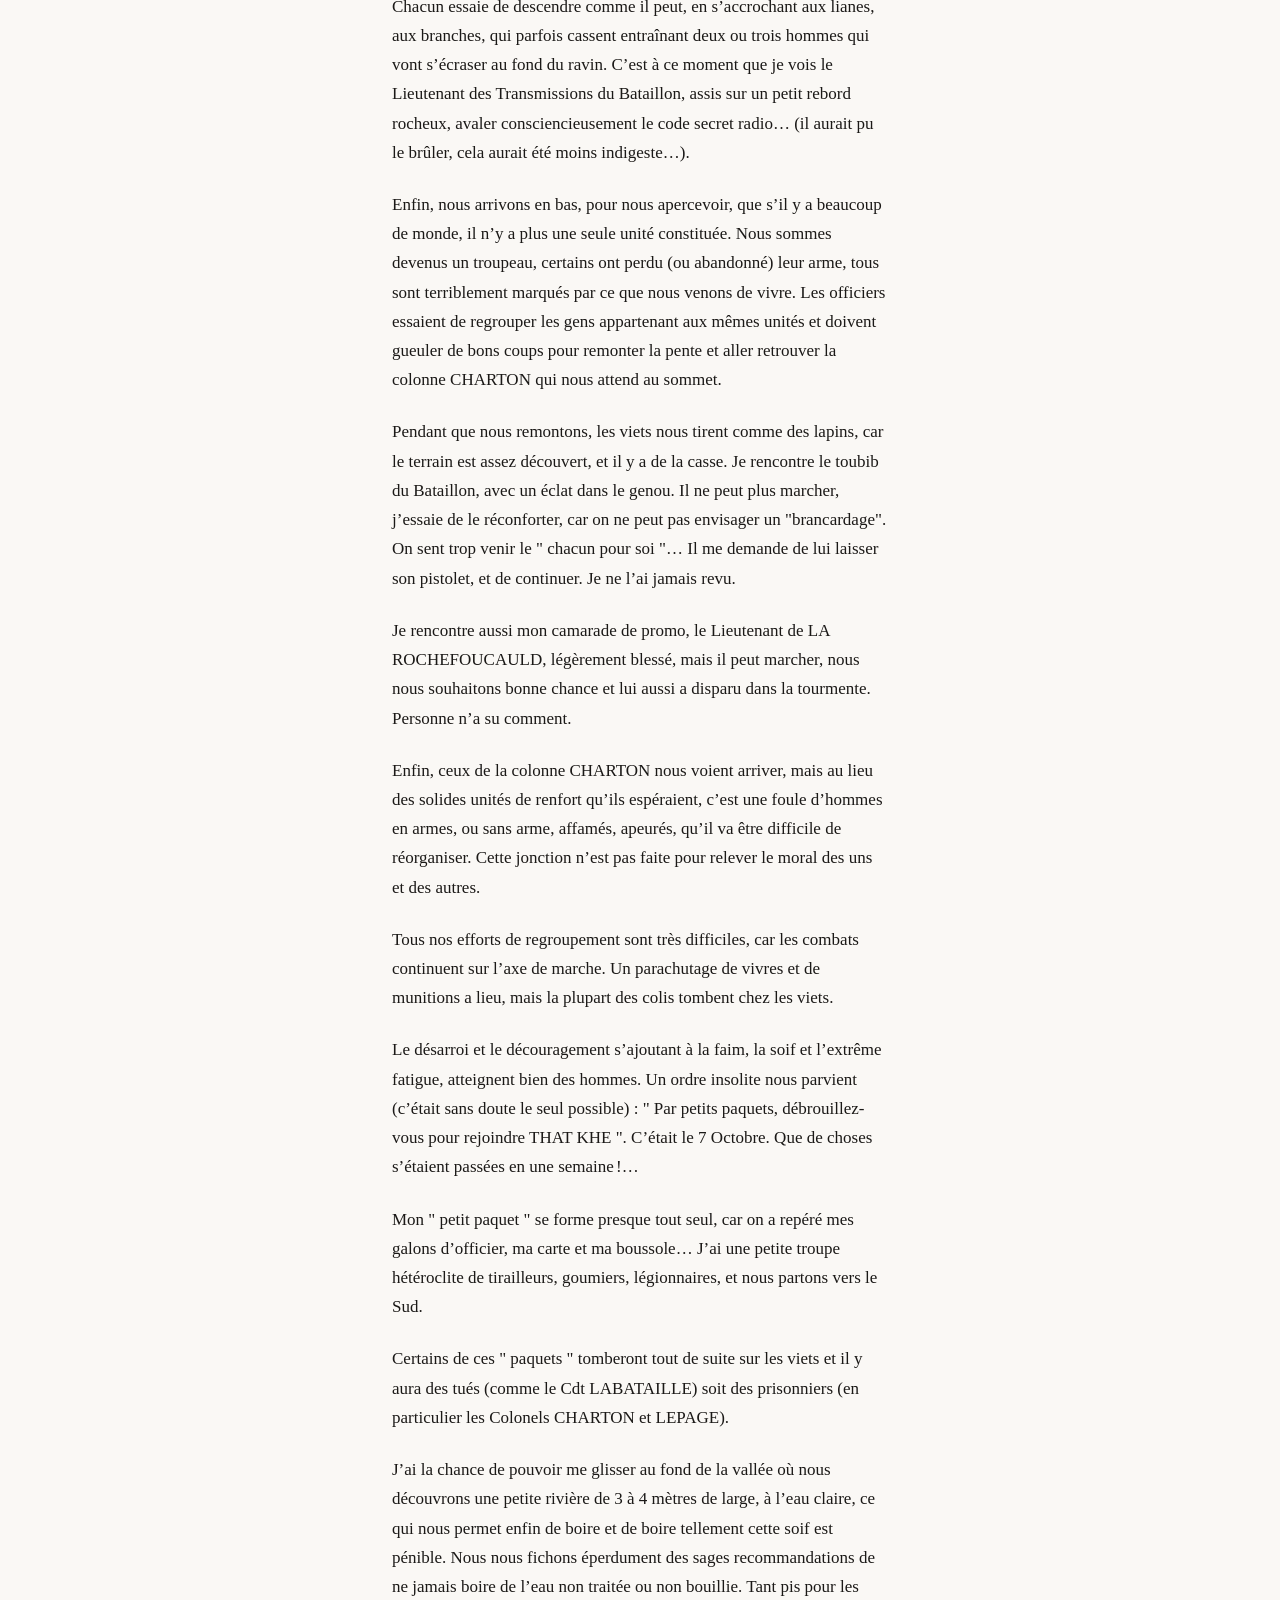
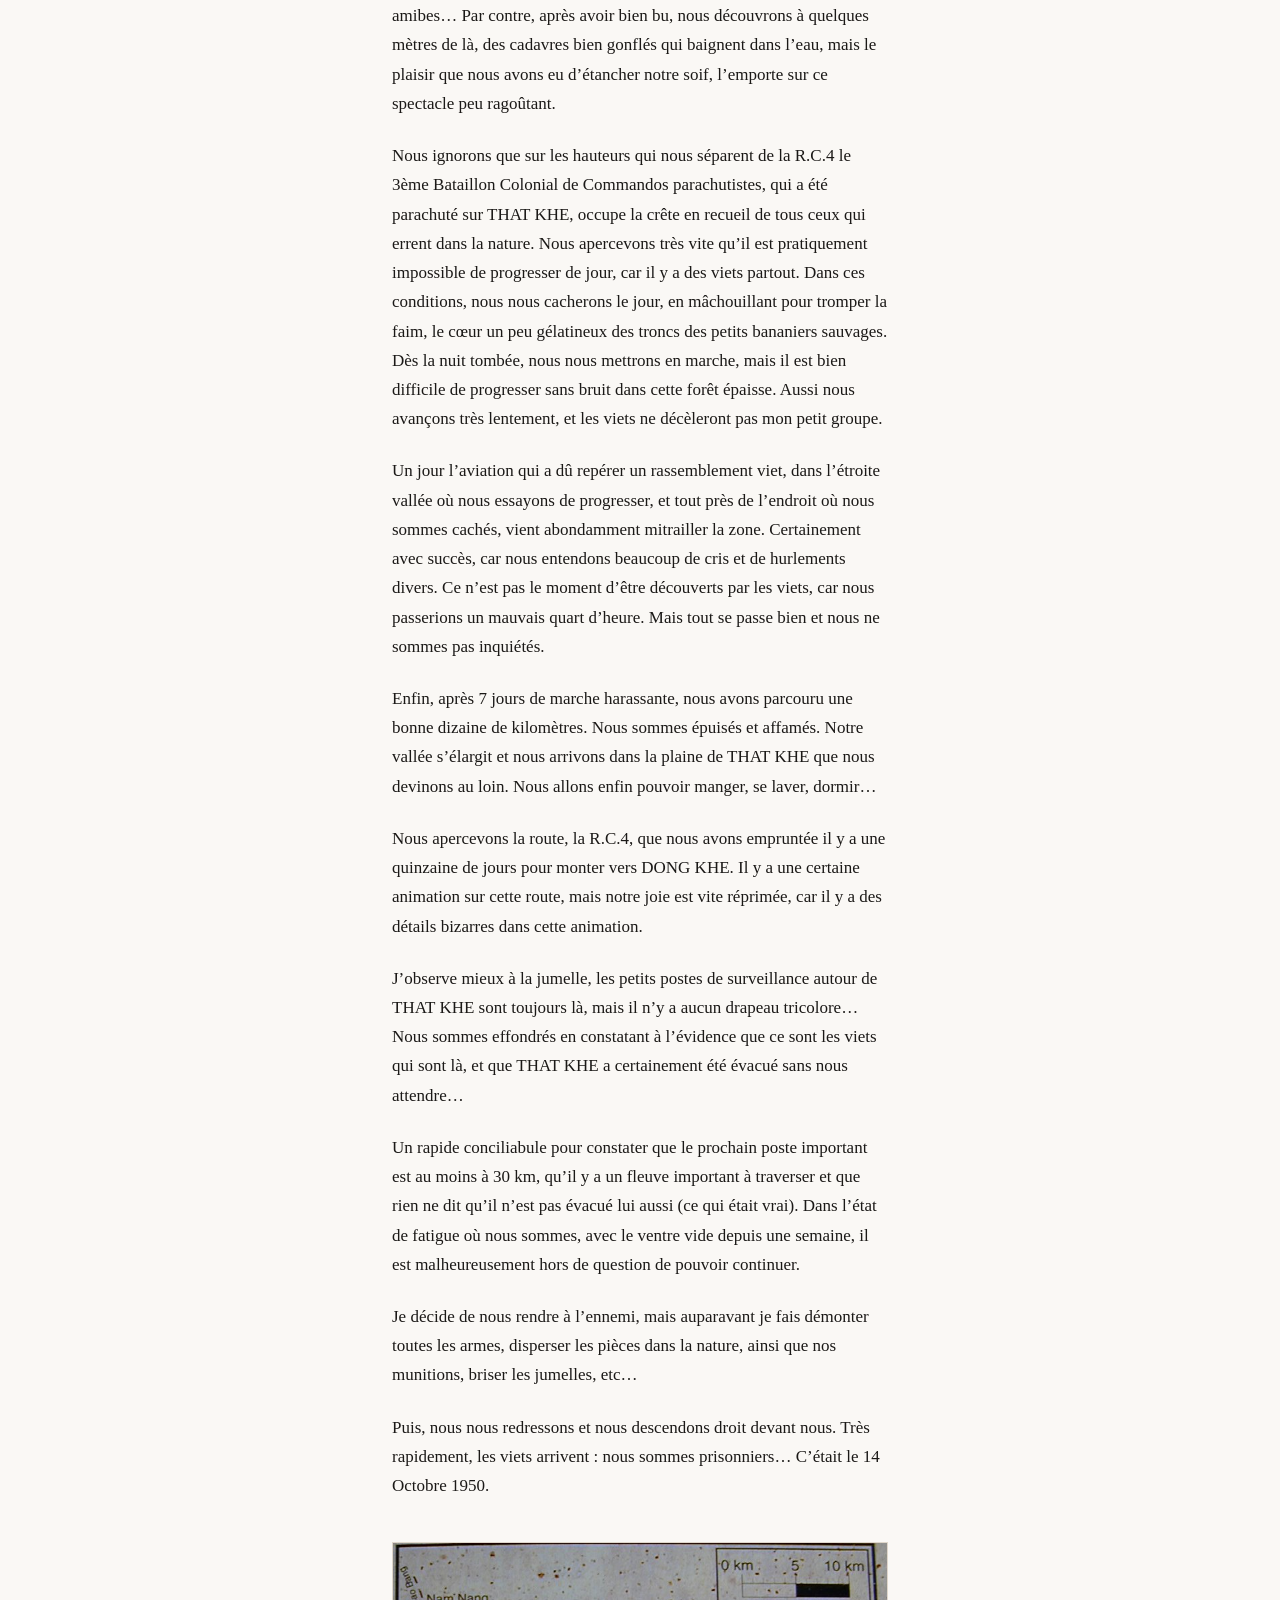
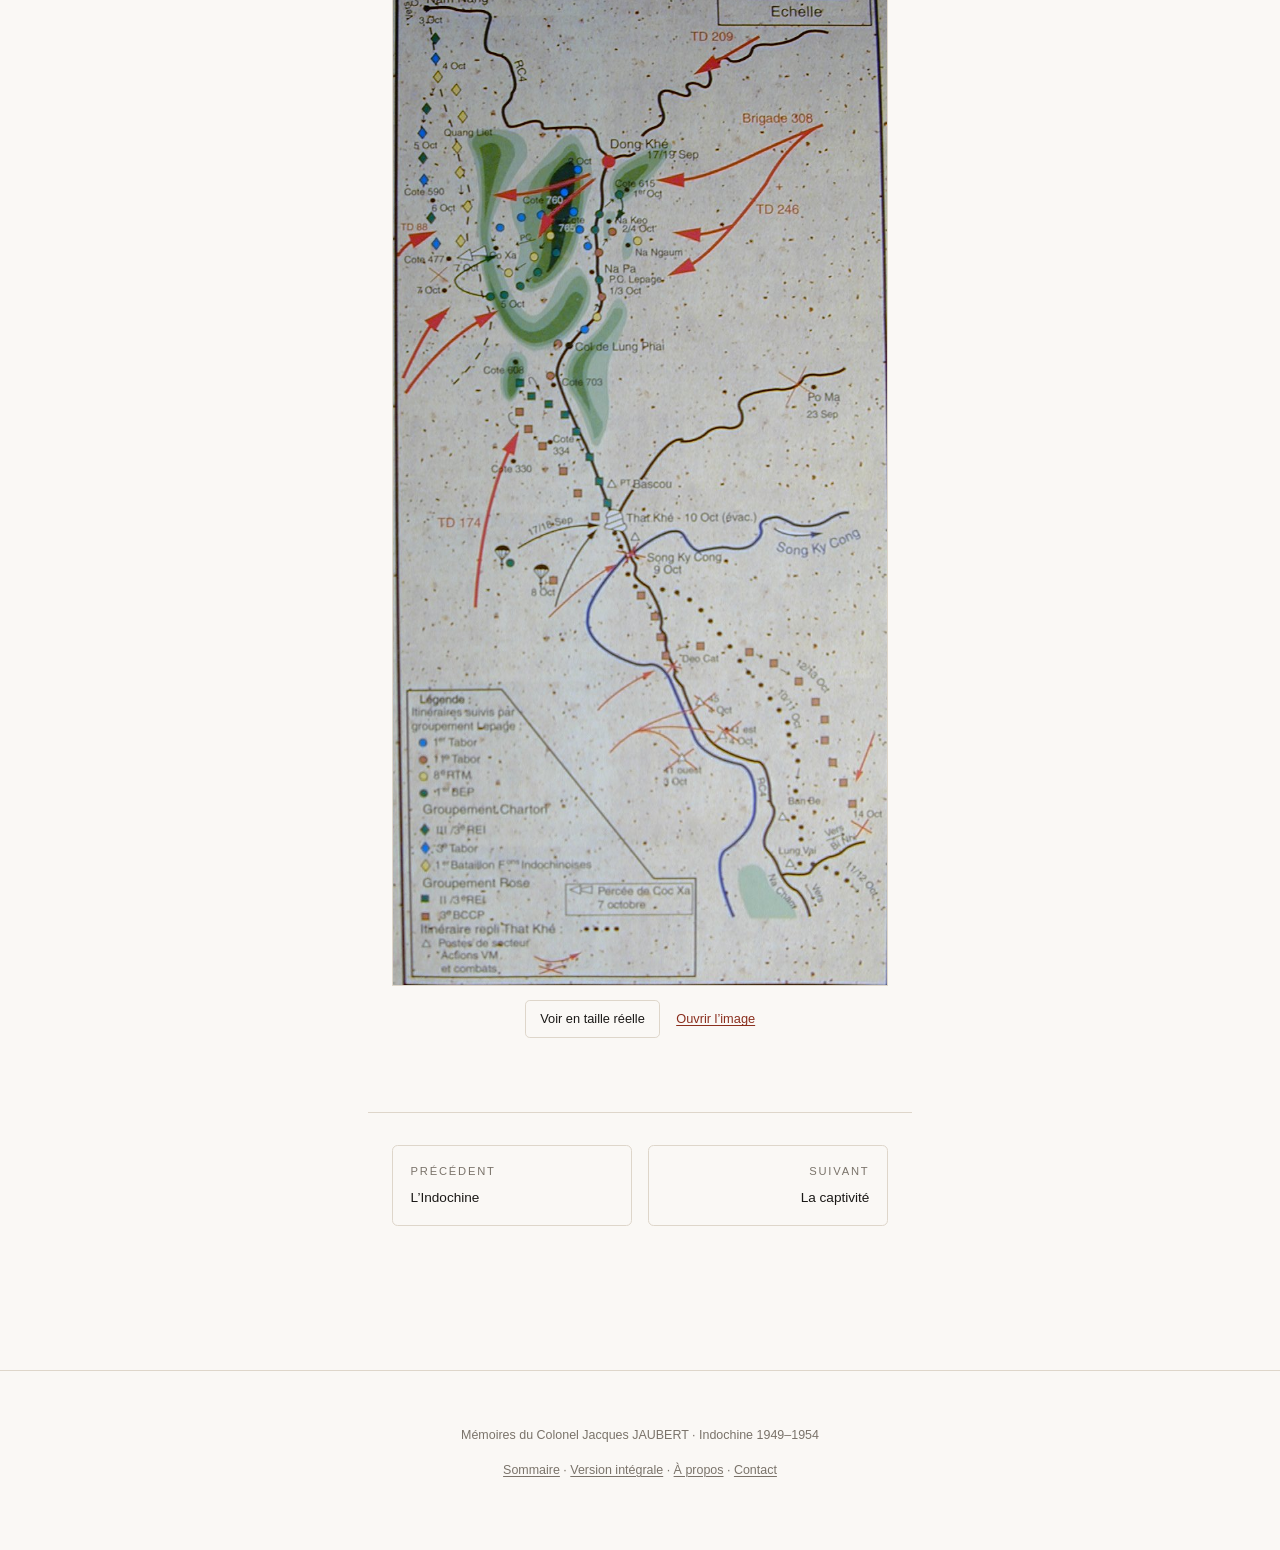
<file: 04-rc4.html>
<!DOCTYPE html>
<html lang="fr">
<head>
<meta charset="utf-8">
<meta name="viewport" content="width=device-width, initial-scale=1">
<title>Le drame de la RC 4 — Mémoires du Colonel Jacques JAUBERT</title>
<meta name="description" content="Octobre 1950, le drame de la RC 4 raconté par un officier qui l’a vécu, des premiers signes d’alerte jusqu’à sa capture.">
<meta name="author" content="Colonel Jacques JAUBERT">
<meta name="color-scheme" content="light dark">
<link rel="canonical" href="https://sjaubert.github.io/memoires-indochine/04-rc4.html">
<meta property="og:type" content="article">
<meta property="og:site_name" content="Mémoires du Colonel Jacques JAUBERT">
<meta property="og:locale" content="fr_FR">
<meta property="og:title" content="Le drame de la RC 4 — Mémoires du Colonel Jacques JAUBERT">
<meta property="og:description" content="Octobre 1950, le drame de la RC 4 raconté par un officier qui l’a vécu, des premiers signes d’alerte jusqu’à sa capture.">
<meta property="og:url" content="https://sjaubert.github.io/memoires-indochine/04-rc4.html">
<meta property="og:image" content="https://sjaubert.github.io/memoires-indochine/images/partage.jpg">
<meta property="og:image:width" content="1200">
<meta property="og:image:height" content="630">
<meta name="twitter:card" content="summary_large_image">
<meta name="twitter:title" content="Le drame de la RC 4 — Mémoires du Colonel Jacques JAUBERT">
<meta name="twitter:description" content="Octobre 1950, le drame de la RC 4 raconté par un officier qui l’a vécu, des premiers signes d’alerte jusqu’à sa capture.">
<meta name="twitter:image" content="https://sjaubert.github.io/memoires-indochine/images/partage.jpg">
<link rel="stylesheet" href="assets/style.css">
</head>
<body data-prec="03-indochine.html" data-suiv="05-captivite.html">
<a class="saut-contenu" href="#contenu">Aller au contenu</a>
<header class="barre">
  <div class="barre-i">
    <a href="./" aria-label="Retour au sommaire">← Sommaire</a>
    <span class="barre-titre">Mémoires du Colonel Jacques JAUBERT</span>
    <span class="barre-chap">4 / 8</span>
  </div>
  <div class="jauge"><span></span></div>
</header>
<main id="contenu" class="chapitre">
  <div class="chapitre-tete">
    <p class="num">Chapitre 4</p>
    <h1>Le drame de la RC 4</h1>
    <p class="date">Octobre 1950</p>
  </div>
  <div class="texte">
  <p>L’été se poursuit en travaux divers : refaire une route emportée par une crue, patrouilles et reconnaissances dans les environs, instruction sur le nouvel armement, etc…</p>
  <figure class="carte">
    <div class="carte-cadre"><img src="images/implantationrc4.jpg" alt="Photographie d’époque, légende inscrite sur l’image." loading="lazy"></div>
    <div class="carte-outils"><button type="button" class="js-zoom">Voir en taille réelle</button><a href="images/implantationrc4.jpg" target="_blank" rel="noopener">Ouvrir l’image</a></div>
  </figure>
  <p>Ma compagnie reçoit un nouveau patron, un Lieutenant qui n’a jamais vu un tirailleur de près, et avec lequel je m’aperçois très vite que je n’ai pas beaucoup d’atomes crochus…Car sur les détails de la vie courante il a des prises de positions qui m’exaspèrent. Que sera-ce au combat ?… Par exemple, un jour où j’avais rédigé sur le &quot; cahier d’ordres &quot; les instructions pour un départ le lendemain matin pour une opération de deux jours, il me reprochera de ne pas avoir précisé exactement la composition du sac à dos et combien chacun devait emporter de chemises, chaussettes, etc… J’essaie de lui expliquer que les tirailleurs ont en moyenne 10 ans de service et qu’ils savent très bien ce qu’il y a à faire. Rien n’y fait, je &quot; l’envoie sur les roses …&quot; et je m’aperçois que je vais avoir des problèmes avec un tel patron, ayant l’esprit d’un petit fonctionnaire borné, timoré et vaniteux. Mes craintes seront justifiées quelques semaines plus tard.</p>
  <p>Le 15 Septembre, nous apprenons avec stupeur que mon ancien poste de DONG KHE est à nouveau attaqué en force par les viets. À mon départ, après l’attaque de Mai, c’est le 8ème Thabor au complet (soit 4 Goums équivalent de 4 compagnies) qui nous avait remplacés. Ils ont effectué beaucoup de travaux de fortifications, grâce au ciment et aux barbelés qu’ils ont reçus en quantité. Fin Août, début Septembre, ce Thabor a été remplacé par deux compagnies du 3ème Étranger. Sans doute a-t-on considéré que deux compagnies de légionnaires, valaient largement quatre compagnies de marocains.</p>
  <p>Quoi qu’il en soit, c’est l’alerte générale, une colonne est formée à LANG SON avec deux Thabors et le 8ème RTM, tandis qu’un troisième Thabor est expédié par avion à CAO BANG.</p>
  <p>Contrairement à ce que nous pensons, il ne s’agit pas vraiment d’aller porter secours aux légionnaires de DONG KHE. De même, on ne veut pas non plus envoyer des parachutistes en renfort à DONG KHE, dans la crainte de voir leur largage sérieusement contré par les viets avec l’expérience du mois de Mai. Le 1er Bataillon Étranger de Parachutistes sautera finalement sur THAT KHE où il renforcera notre colonne. On laissera les légionnaires de DONG KHE disparaître après trois jours de résistance héroïque.</p>
  <p>En fait, la constitution de notre colonne, et le renforcement de la garnison de CAO BANG, ne seront utilisés qu’à appliquer le plan d’évacuation totale de la zone frontière de CAO BANG jusqu’à LANG SON (mais ce but nous ne l’apprendrons que beaucoup plus tard). Pour cela, la garnison de CAO BANG (avec le Colonel CHARTON) doit filer vers le Sud, rejoindre DONG KHE, que notre colonne (avec le Colonel LEPAGE) aura probablement repris ( !).</p>
  <p>Une très belle manœuvre d’État-Major qui a simplement omis de prendre sérieusement en compte tous les renseignements du 2ème Bureau, faisant état de tout le corps de bataille viet avec 30.000 hommes dans la région de DONG KHE, soutenu par les chinois.</p>
  <p>Nous allons très rapidement nous apercevoir que nous allons entrer dans la gueule du loup.</p>
  <p>Donc pour nous, un peu en camion et beaucoup à pied à marches forcées à partir de NACHAM nous arrivons à THAT KHE où vient d’être parachuté le 1er Bataillon Étranger de Parachutistes.</p>
  <p>La colonne LEPAGE est maintenant au complet avec quatre bataillons, mais pas d’artillerie. Nous ne savons pas exactement ce que nous venons faire, puisque maintenant nous savons que DONG KHE est tombé, et à part une demi-douzaine de légionnaires qui arriveront jusqu’à THAT KHE, tout le reste de la garnison a été tué (180) ou fait prisonniers.</p>
  <p>Nous faisons quelques opérations autour de THAT KHE, avec pas mal d’accrochages et nous sentons &quot; qu’il y a du monde &quot; en face. Enfin, le 1er Octobre à l’aube c’est le départ pour DONG KHE (30 km) qu’il faut reprendre…</p>
  <p>Nous nous engageons colonne par un sur la RC4, dans la montée vers le col de LUNG PHAÏ. Nous avançons &quot; en perroquet &quot;. Chaque bataillon va occuper le plus rapidement possible une portion de route et ses abords, puis est dépassé par un second bataillon et ainsi de suite.</p>
  <p>Les deux Thabors sont en tête de la colonne, nous sommes en 3ème position, puis les paras ferment la marche. Après le col de LUNG PHAÏ franchi sans incident, nous traverserons le sinistre &quot; boulevard de la 73/2 &quot;, une gorge étroite enserrée entre les rochers et la forêt, où une unité du Génie (la 2ème Cie du 73ème Régiment) a laissé beaucoup de &quot; plumes &quot; entre 1947 et 1949.</p>
  <p>Quand c’est à notre tour de passer en tête, nous arrivons assez vite dans la petite cuvette de NA PA à 3 ou 4 km de DONG KHE.</p>
  <p>Ma compagnie qui était en queue du bataillon se retrouve maintenant en tête par la marche &quot; perroquet &quot; qui fonctionne également à l’intérieur de chaque bataillon. Nous laissons passer les paras qui forcent l’allure. Si on peut arriver à DONG KHE par surprise, ce sera merveilleux, mais ce silence autour de nous est tout de même inquiétant.</p>
  <p>1 km plus loin, les paras se trouvent nez à nez avec un détachement viet. Il y a échange de coups de feu et les premiers tués et blessés. Mais surtout l’alerte est donnée partout, et le petit poste que j’avais si bien construit en haut du piton Sud, ouvre le feu à son tour à la mitrailleuse.</p>
  <p>Adieu l’effet de surprise ! Tout est bloqué et comble de malheur, une compagnie de mon bataillon qui tenait une hauteur à droite de la route est culbutée par une attaque viet aussi brutale que soudaine. Il y a donc beaucoup de viets de l’autre côté de la ligne de crête, ce qui nous sera confirmé par l’aviation qui emploiera le terme de &quot; grouillement de viets &quot; ça promet !…</p>
  <p>Un Thabor est envoyé pour réoccuper la hauteur perdue, et pendant deux jours avec les goumiers puis avec les légionnaires envoyés en renfort, ce sera une bataille acharnée dite de NAO KÉO, au corps à corps, avec des vagues viets successives attaquant en hurlant sans se soucier des pertes effroyables qu’ils subissaient. Mais pour nous aussi le bilan sera lourd et bien des camarades sont morts là-haut et y sont toujours…</p>
  <p>Pour ma part, je suis toujours en réserve sur la route et j’assiste au parachutage de deux canons de montagne, qui ne serviront pas à grand chose et qu’il faudra détruire moins de 48 heures après.</p>
  <p>En fin de journée, je vois le Colonel LEPAGE qui vient vers moi, et s’installe assis dans le fossé à mes côtés. Il a l’air las et me dit &quot; Mon vieux JAUBERT, qu’est-ce qu’il faut faire &quot;…</p>
  <p>C’est vraiment le genre de question à laquelle je ne m’attendais pas. Certes, il me connaissait depuis l’affaire de DONG KHE en Mai 1950, mais de là à lui donner un avis, alors que je n’étais que chef de section et simple exécutant, et que surtout j’ignorais la réalité de la mission qu’il avait reçue.</p>
  <p>Devant mon étonnement, il m’explique : l’évacuation de CAO BANG, dont la garnison avec des centaines de civils forment la colonne CHARTON, qui se dirige vers DONG KHE, où nous devrions être installés pour les attendre et les recueillir.</p>
  <p>Mais DONG KHE est maintenant imprenable, avec nos seuls moyens, alors que les viets sont tous rameutés sur nous et nous attaquent durement.</p>
  <p>CHARTON ne pourra pas aller bien loin sur la R.C.4, HANOÏ lui dit d’emprunter une piste à l’Ouest de la R.C.4 qui rejoint THAT KHE. Cette piste est bien marquée sur la carte, mais dans la réalité ce n’est qu’un mauvais sentier. De toutes façons, il est obligé d’abandonner et de détruire tout son matériel lourd : véhicules, canons, etc…</p>
  <p>Quant à nous, nous irons les attendre sur cette piste à hauteur de DONG KHE…</p>
  <p>Le Colonel LEPAGE me paraît un peu perdu. Il me demande si je saurais aller au point de rendez-vous. Je réponds &quot; oui &quot; alors que mes souvenirs ne sont pas très précis, mais il faut partir plein Ouest sur environ 4 km.</p>
  <p>Me voilà baptisé &quot; guide de la colonne &quot;, et je pars suivi d’une partie seulement des éléments, car un Thabor reste en protection sur la R.C.4 vers le col de LANG PHAÏ, tandis que les paras-légion, sont toujours sur le NA KEO à se battre comme de beaux diables. Ils nous rejoindront tant bien que mal plus tard. Les morts seront bien sûr abandonnés mais aussi beaucoup de blessés, car pour transporter un seul blessé dans ce terrain, il faut 2 équipes de 4 porteurs se relayant, soit 8 hommes en bon état. Or il y avait près de 100 blessés, dont plus de la moitié devait être brancardée…</p>
  <p>Le terrain que nous traversons, avec la colonne qui s’étire derrière moi est très difficile. Une forêt épaisse, des falaises, des rochers et une pente assez raide. Enfin, nous débouchons sur une ligne de crête dégagée où une compagnie de mon bataillon s’installe. En principe, elle doit attendre un Thabor qui avait essayé de contourner DONG KHE par l’Ouest et qui fut assez durement accroché.</p>
  <p>Nous descendons, en allant toujours vers l’Ouest, et nous arrivons dans un petit cirque rocheux, où se trouve une jolie source. Le Colonel décide de s’y arrêter pour regrouper ses troupes. Cette décision d’arrêt dans le cirque de COC XA allait nous coûter terriblement cher.</p>
  <p>Les viets nous talonnent, la 3ème Cie du Bataillon, qui était installée en recueil, décroche à la suite d’un malentendu et arrive un peu vite sur notre compagnie, ce qui crée un certain flottement.</p>
  <p>À ce moment, je vois avec stupeur le Lieutenant commandant ma compagnie qui passe devant moi en courant suivi par quelques tirailleurs. Une belle panique se prépare. Furieux, je me mets en travers de la piste, fais des moulinets avec ma canne, frappe à droite et à gauche et le mouvement s’arrête. Quelques coups de gueule envers les chefs de section et les sous-officiers, chacun reprend ses esprits, et je peux disposer la compagnie en position défensive. Ouf ! Je m’aperçois que j’ai agi comme si j’étais le commandant de Compagnie… Quant au &quot; vrai &quot; je l’apercevrai au P.C. du Bataillon et ostensiblement je ne lui adresserai pas la parole.</p>
  <p>Je ne l’ai plus jamais revu, car il a réussi à passer, et donc à ne pas être prisonnier (c’est utile de courir vite). Plus tard en Algérie, dans la région de BATNA, j’ai appris qu’il commandait un escadron de gendarmes mobiles, mais je n’ai pas cherché à le voir. De son côté, il savait que j’étais à TIMGAD et il s’est bien gardé de venir me rencontrer.</p>
  <p>Les deux Thabors et surtout les paras du B.E.P arrivent très éprouvés sur la zone de regroupement, après avoir subi de lourdes pertes.</p>
  <p>Il faut tout de même songer à sortir de là, car la colonne CHARTON arrive à notre hauteur avec pas mal de difficultés et de combats incessants. Ils espèrent que notre colonne viendra prochainement les rejoindre, et qu’avec nos forces réunies nous pourrons aller à THAT KHE distant d’une douzaine de km à vol d’oiseau.</p>
  <p>Pour sortir du cirque de COC XA, il n’y a qu’une seule sortie, un étroit défilé entre des falaises, et l’ennui, c’est que les viets s’y sont installés avant nous. Une seule possibilité : donner l’assaut et passer en force. Mais cela va inévitablement se transformer en massacre.</p>
  <p>L’attaque est fixée à 4 heures du matin. Les blessés resteront sur place avec deux médecins pour s’occuper d’eux. Le passage entre les falaises du défilé, étant très étroit, les compagnies attaqueront en ligne l’une après l’autre. Les paras du B.E.P attaqueront en tête, nous les suivrons, puis ce sera le tour des goumiers.</p>
  <p>À l’heure dite les paras s’élancent dans un feu d’enfer, d’armes automatiques et de grenades. Les légionnaires tombent comme des mouches, mais chaque compagnie gagne un peu de terrain.</p>
  <p>Les marocains qui comprennent la dureté du combat entonnent la CHAHADA, la prière des morts, chant rauque qui prend aux tripes au milieu de ce déferlement de feu.</p>
  <p>Et nous attaquons à notre tour. Le sol est jonché de cadavres et de blessés, dont les cris de douleur résonnent encore dans ma tête. De leur côté les marocains se mettent à hurler de rage, frisant la folie meurtrière.</p>
  <p>Le défilé est passé, les viets tirent toujours mais avec moins d’intensité. Les compagnies qui sont derrière arrivent à leur tour et cette masse hurlante va de l’avant jusqu’à ce que nous nous apercevions avec les lueurs du jour, que nous sommes au bord d’une falaise qui plonge dans un ravin très boisé. Sur les hauteurs de l’autre côté du ravin la colonne CHARTON se regroupe.</p>
  <p>Chacun essaie de descendre comme il peut, en s’accrochant aux lianes, aux branches, qui parfois cassent entraînant deux ou trois hommes qui vont s’écraser au fond du ravin. C’est à ce moment que je vois le Lieutenant des Transmissions du Bataillon, assis sur un petit rebord rocheux, avaler consciencieusement le code secret radio… (il aurait pu le brûler, cela aurait été moins indigeste…).</p>
  <p>Enfin, nous arrivons en bas, pour nous apercevoir, que s’il y a beaucoup de monde, il n’y a plus une seule unité constituée. Nous sommes devenus un troupeau, certains ont perdu (ou abandonné) leur arme, tous sont terriblement marqués par ce que nous venons de vivre. Les officiers essaient de regrouper les gens appartenant aux mêmes unités et doivent gueuler de bons coups pour remonter la pente et aller retrouver la colonne CHARTON qui nous attend au sommet.</p>
  <p>Pendant que nous remontons, les viets nous tirent comme des lapins, car le terrain est assez découvert, et il y a de la casse. Je rencontre le toubib du Bataillon, avec un éclat dans le genou. Il ne peut plus marcher, j’essaie de le réconforter, car on ne peut pas envisager un &quot;brancardage&quot;. On sent trop venir le &quot; chacun pour soi &quot;… Il me demande de lui laisser son pistolet, et de continuer. Je ne l’ai jamais revu.</p>
  <p>Je rencontre aussi mon camarade de promo, le Lieutenant de LA ROCHEFOUCAULD, légèrement blessé, mais il peut marcher, nous nous souhaitons bonne chance et lui aussi a disparu dans la tourmente. Personne n’a su comment.</p>
  <p>Enfin, ceux de la colonne CHARTON nous voient arriver, mais au lieu des solides unités de renfort qu’ils espéraient, c’est une foule d’hommes en armes, ou sans arme, affamés, apeurés, qu’il va être difficile de réorganiser. Cette jonction n’est pas faite pour relever le moral des uns et des autres.</p>
  <p>Tous nos efforts de regroupement sont très difficiles, car les combats continuent sur l’axe de marche. Un parachutage de vivres et de munitions a lieu, mais la plupart des colis tombent chez les viets.</p>
  <p>Le désarroi et le découragement s’ajoutant à la faim, la soif et l’extrême fatigue, atteignent bien des hommes. Un ordre insolite nous parvient (c’était sans doute le seul possible) : &quot; Par petits paquets, débrouillez-vous pour rejoindre THAT KHE &quot;. C’était le 7 Octobre. Que de choses s’étaient passées en une semaine !…</p>
  <p>Mon &quot; petit paquet &quot; se forme presque tout seul, car on a repéré mes galons d’officier, ma carte et ma boussole… J’ai une petite troupe hétéroclite de tirailleurs, goumiers, légionnaires, et nous partons vers le Sud.</p>
  <p>Certains de ces &quot; paquets &quot; tomberont tout de suite sur les viets et il y aura des tués (comme le Cdt LABATAILLE) soit des prisonniers (en particulier les Colonels CHARTON et LEPAGE).</p>
  <p>J’ai la chance de pouvoir me glisser au fond de la vallée où nous découvrons une petite rivière de 3 à 4 mètres de large, à l’eau claire, ce qui nous permet enfin de boire et de boire tellement cette soif est pénible. Nous nous fichons éperdument des sages recommandations de ne jamais boire de l’eau non traitée ou non bouillie. Tant pis pour les amibes… Par contre, après avoir bien bu, nous découvrons à quelques mètres de là, des cadavres bien gonflés qui baignent dans l’eau, mais le plaisir que nous avons eu d’étancher notre soif, l’emporte sur ce spectacle peu ragoûtant.</p>
  <p>Nous ignorons que sur les hauteurs qui nous séparent de la R.C.4 le 3ème Bataillon Colonial de Commandos parachutistes, qui a été parachuté sur THAT KHE, occupe la crête en recueil de tous ceux qui errent dans la nature. Nous apercevons très vite qu’il est pratiquement impossible de progresser de jour, car il y a des viets partout. Dans ces conditions, nous nous cacherons le jour, en mâchouillant pour tromper la faim, le cœur un peu gélatineux des troncs des petits bananiers sauvages. Dès la nuit tombée, nous nous mettrons en marche, mais il est bien difficile de progresser sans bruit dans cette forêt épaisse. Aussi nous avançons très lentement, et les viets ne décèleront pas mon petit groupe.</p>
  <p>Un jour l’aviation qui a dû repérer un rassemblement viet, dans l’étroite vallée où nous essayons de progresser, et tout près de l’endroit où nous sommes cachés, vient abondamment mitrailler la zone. Certainement avec succès, car nous entendons beaucoup de cris et de hurlements divers. Ce n’est pas le moment d’être découverts par les viets, car nous passerions un mauvais quart d’heure. Mais tout se passe bien et nous ne sommes pas inquiétés.</p>
  <p>Enfin, après 7 jours de marche harassante, nous avons parcouru une bonne dizaine de kilomètres. Nous sommes épuisés et affamés. Notre vallée s’élargit et nous arrivons dans la plaine de THAT KHE que nous devinons au loin. Nous allons enfin pouvoir manger, se laver, dormir…</p>
  <p>Nous apercevons la route, la R.C.4, que nous avons empruntée il y a une quinzaine de jours pour monter vers DONG KHE. Il y a une certaine animation sur cette route, mais notre joie est vite réprimée, car il y a des détails bizarres dans cette animation.</p>
  <p>J’observe mieux à la jumelle, les petits postes de surveillance autour de THAT KHE sont toujours là, mais il n’y a aucun drapeau tricolore… Nous sommes effondrés en constatant à l’évidence que ce sont les viets qui sont là, et que THAT KHE a certainement été évacué sans nous attendre…</p>
  <p>Un rapide conciliabule pour constater que le prochain poste important est au moins à 30 km, qu’il y a un fleuve important à traverser et que rien ne dit qu’il n’est pas évacué lui aussi (ce qui était vrai). Dans l’état de fatigue où nous sommes, avec le ventre vide depuis une semaine, il est malheureusement hors de question de pouvoir continuer.</p>
  <p>Je décide de nous rendre à l’ennemi, mais auparavant je fais démonter toutes les armes, disperser les pièces dans la nature, ainsi que nos munitions, briser les jumelles, etc…</p>
  <p>Puis, nous nous redressons et nous descendons droit devant nous. Très rapidement, les viets arrivent : nous sommes prisonniers… C’était le 14 Octobre 1950.</p>
  <figure class="carte">
    <div class="carte-cadre"><img src="images/zonedescombats.jpg" alt="Photographie d’époque, légende inscrite sur l’image." loading="lazy"></div>
    <div class="carte-outils"><button type="button" class="js-zoom">Voir en taille réelle</button><a href="images/zonedescombats.jpg" target="_blank" rel="noopener">Ouvrir l’image</a></div>
  </figure>
  </div>
</main>
<div class="pied-chap">
<nav class="nav-chap"><a href="03-indochine.html"><span class="sens">Précédent</span>L’Indochine</a><a class="droite" href="05-captivite.html"><span class="sens">Suivant</span>La captivité</a></nav>
</div>
<footer class="pied">
  <p>Mémoires du Colonel Jacques JAUBERT · Indochine 1949–1954</p>
  <p><a href="./">Sommaire</a> · <a href="integrale.html">Version intégrale</a> · <a href="a-propos.html">À propos</a><span id="contact"></span></p>
</footer>
<script src="assets/script.js" defer></script>
</body>
</html>
</file>
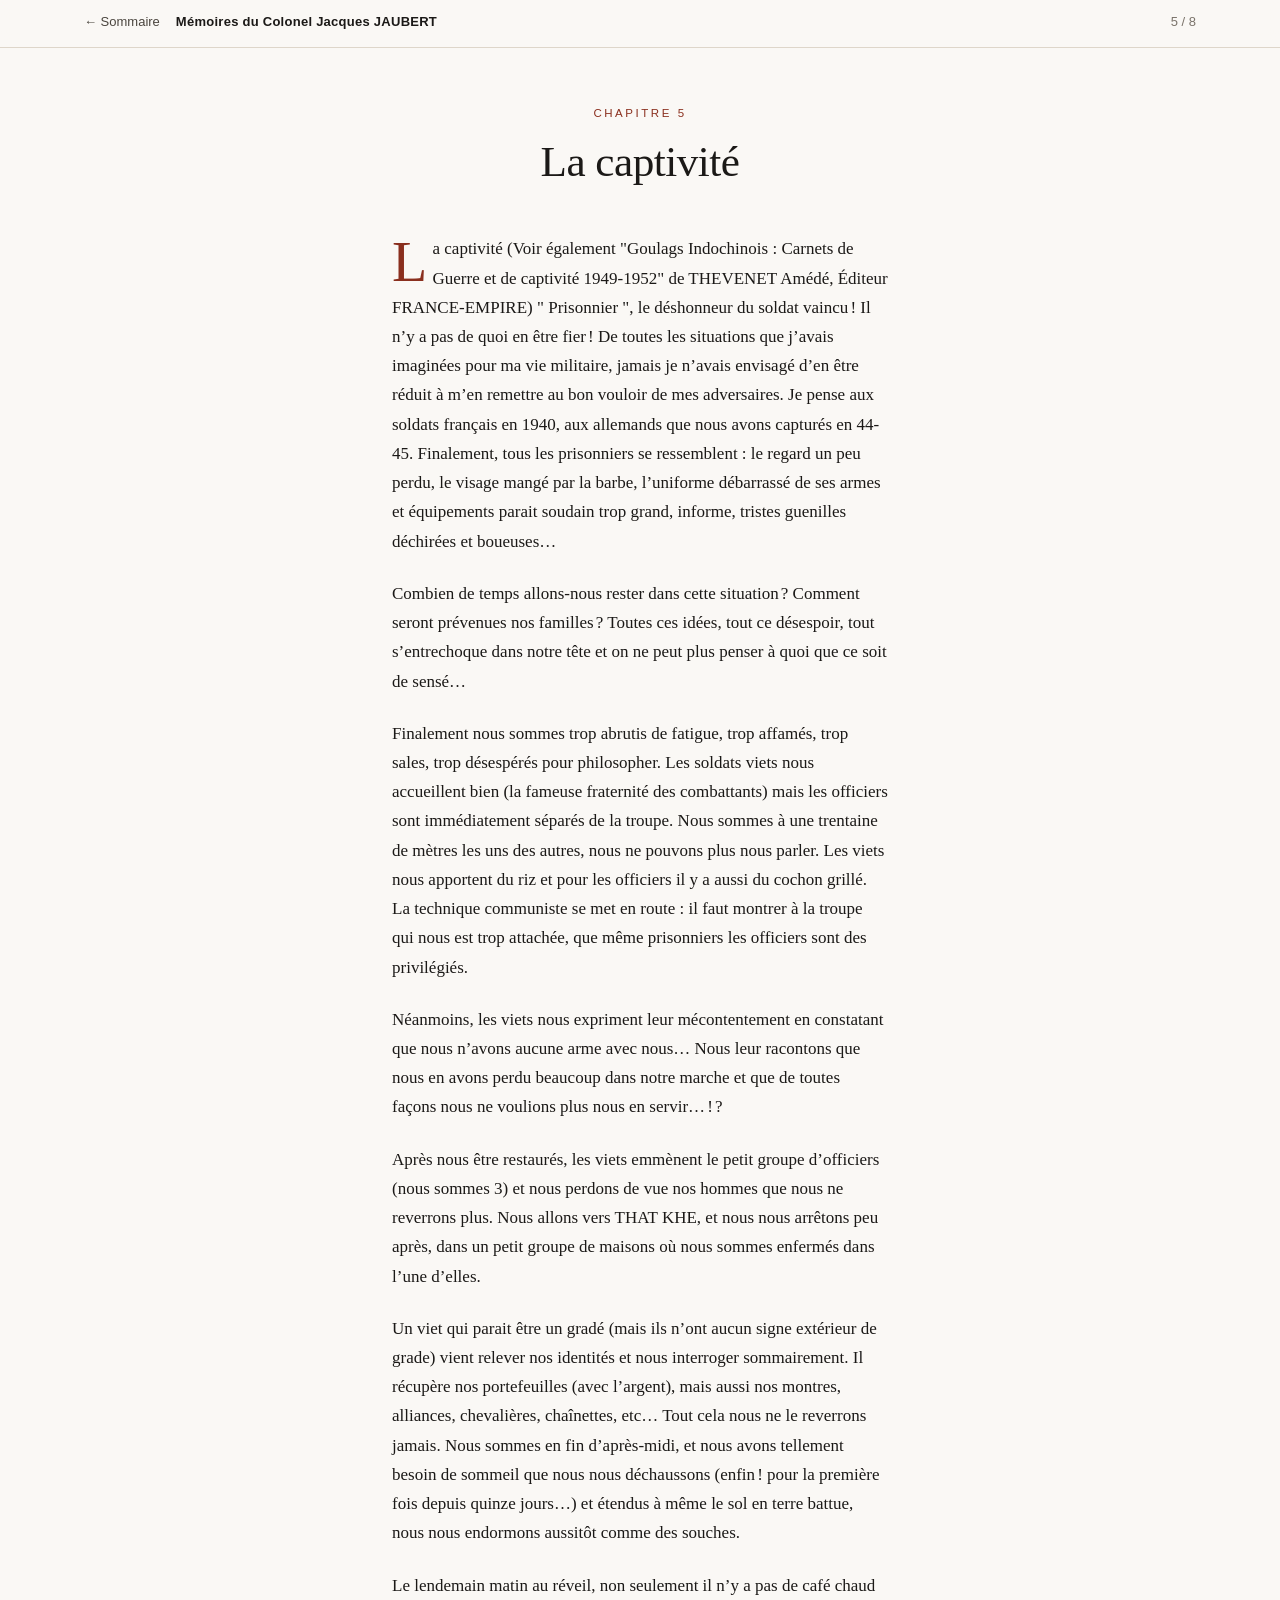
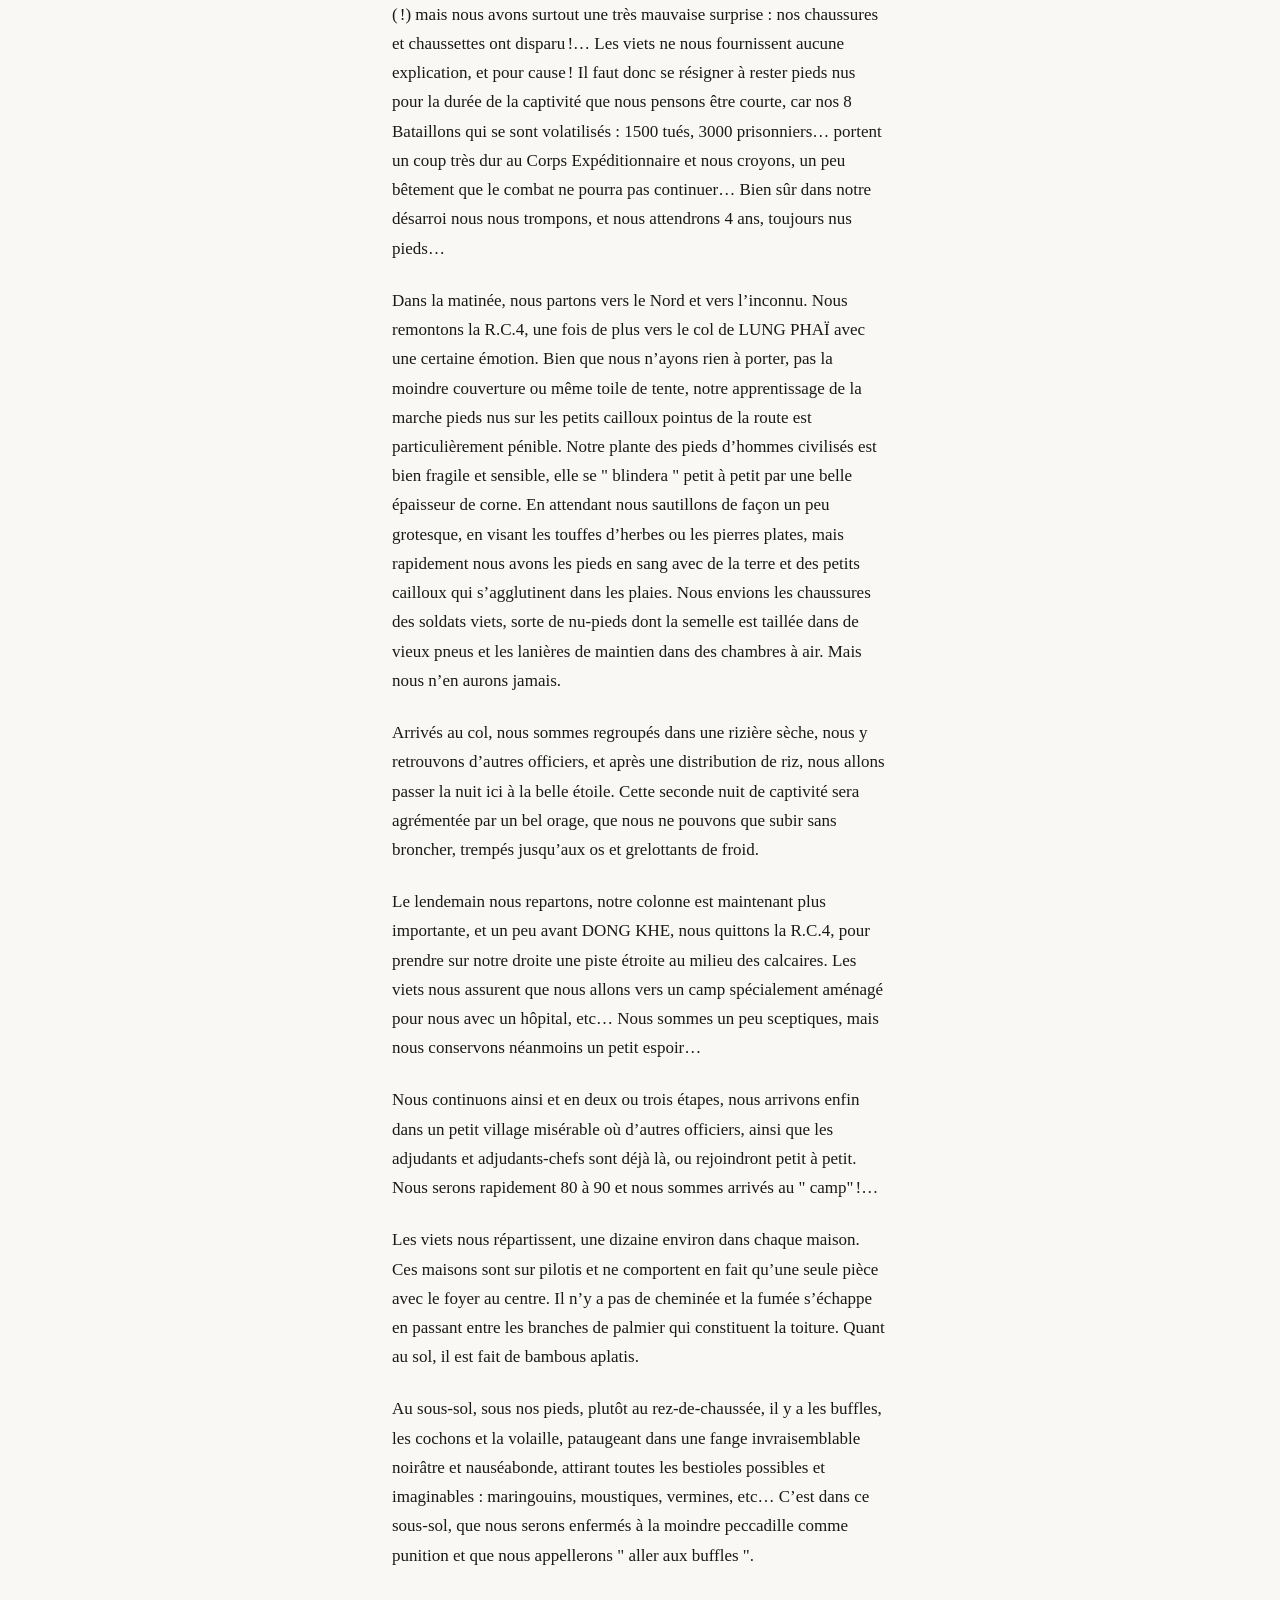
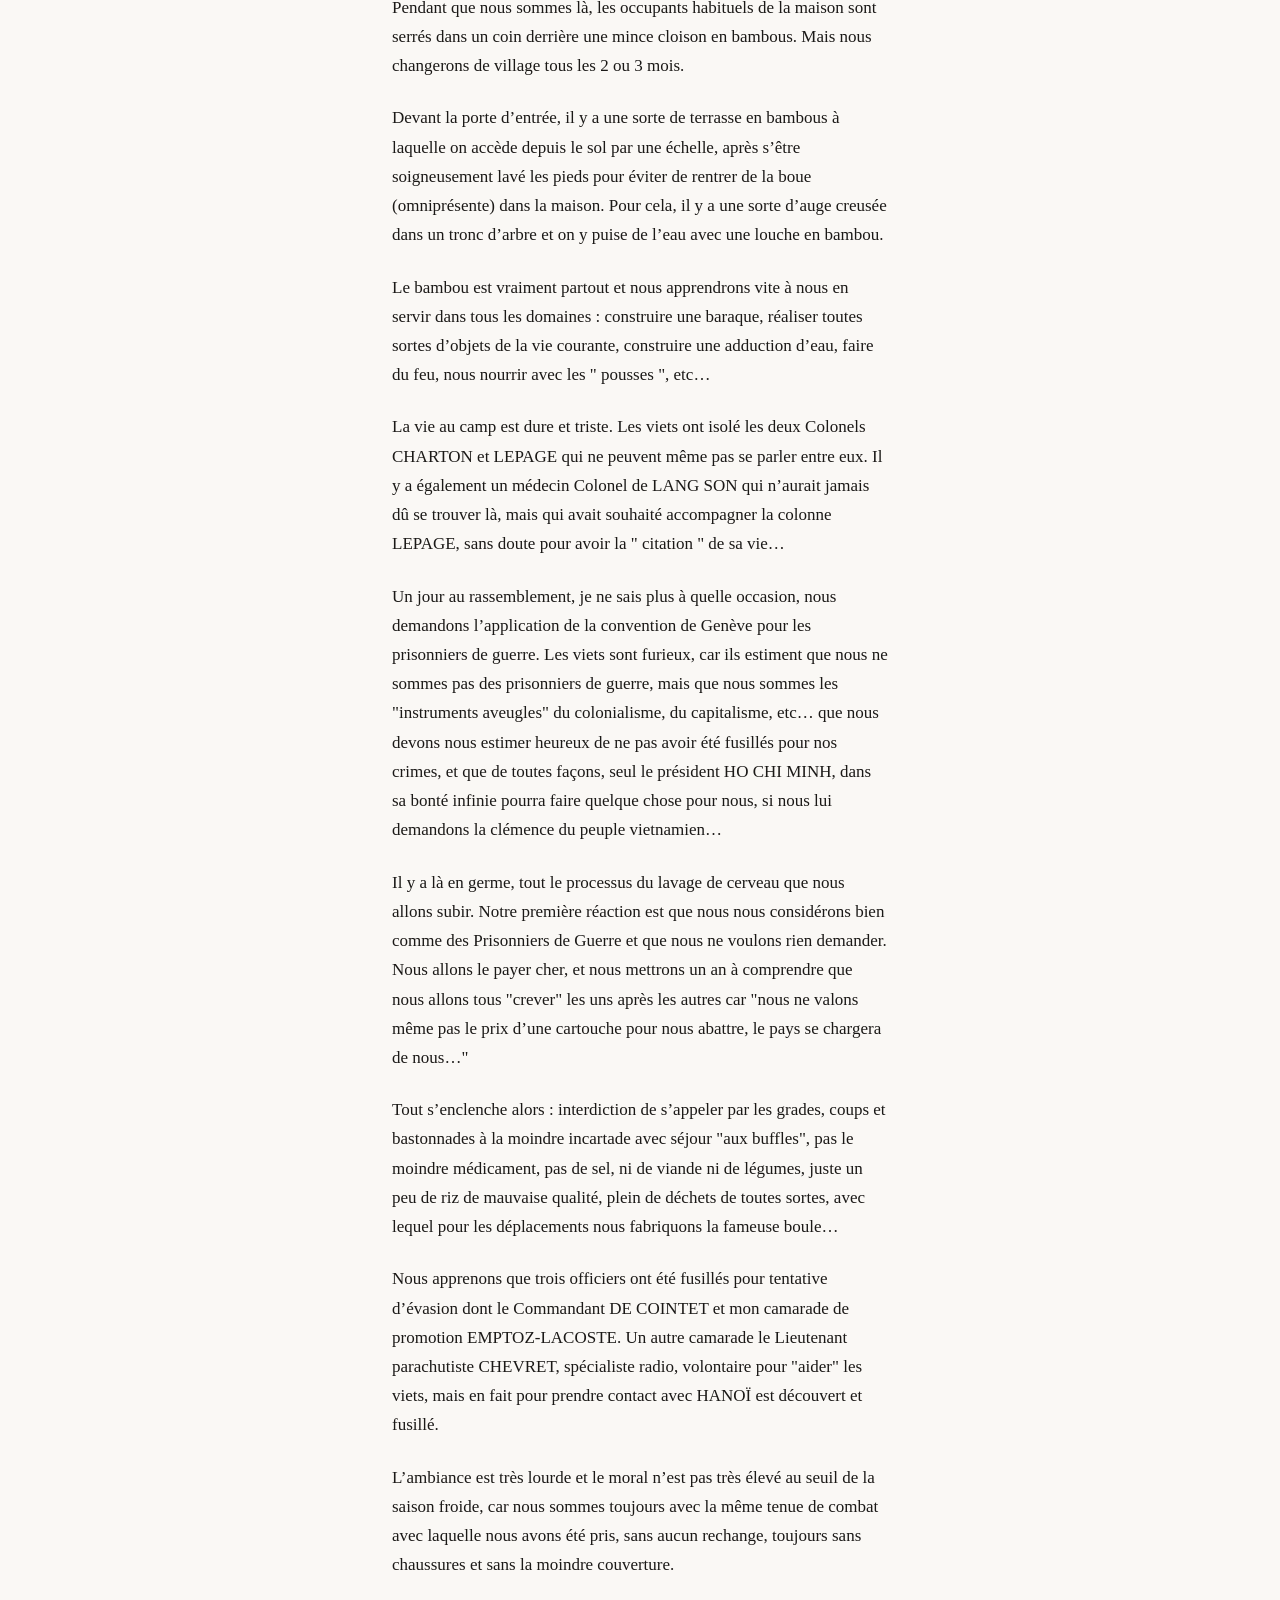
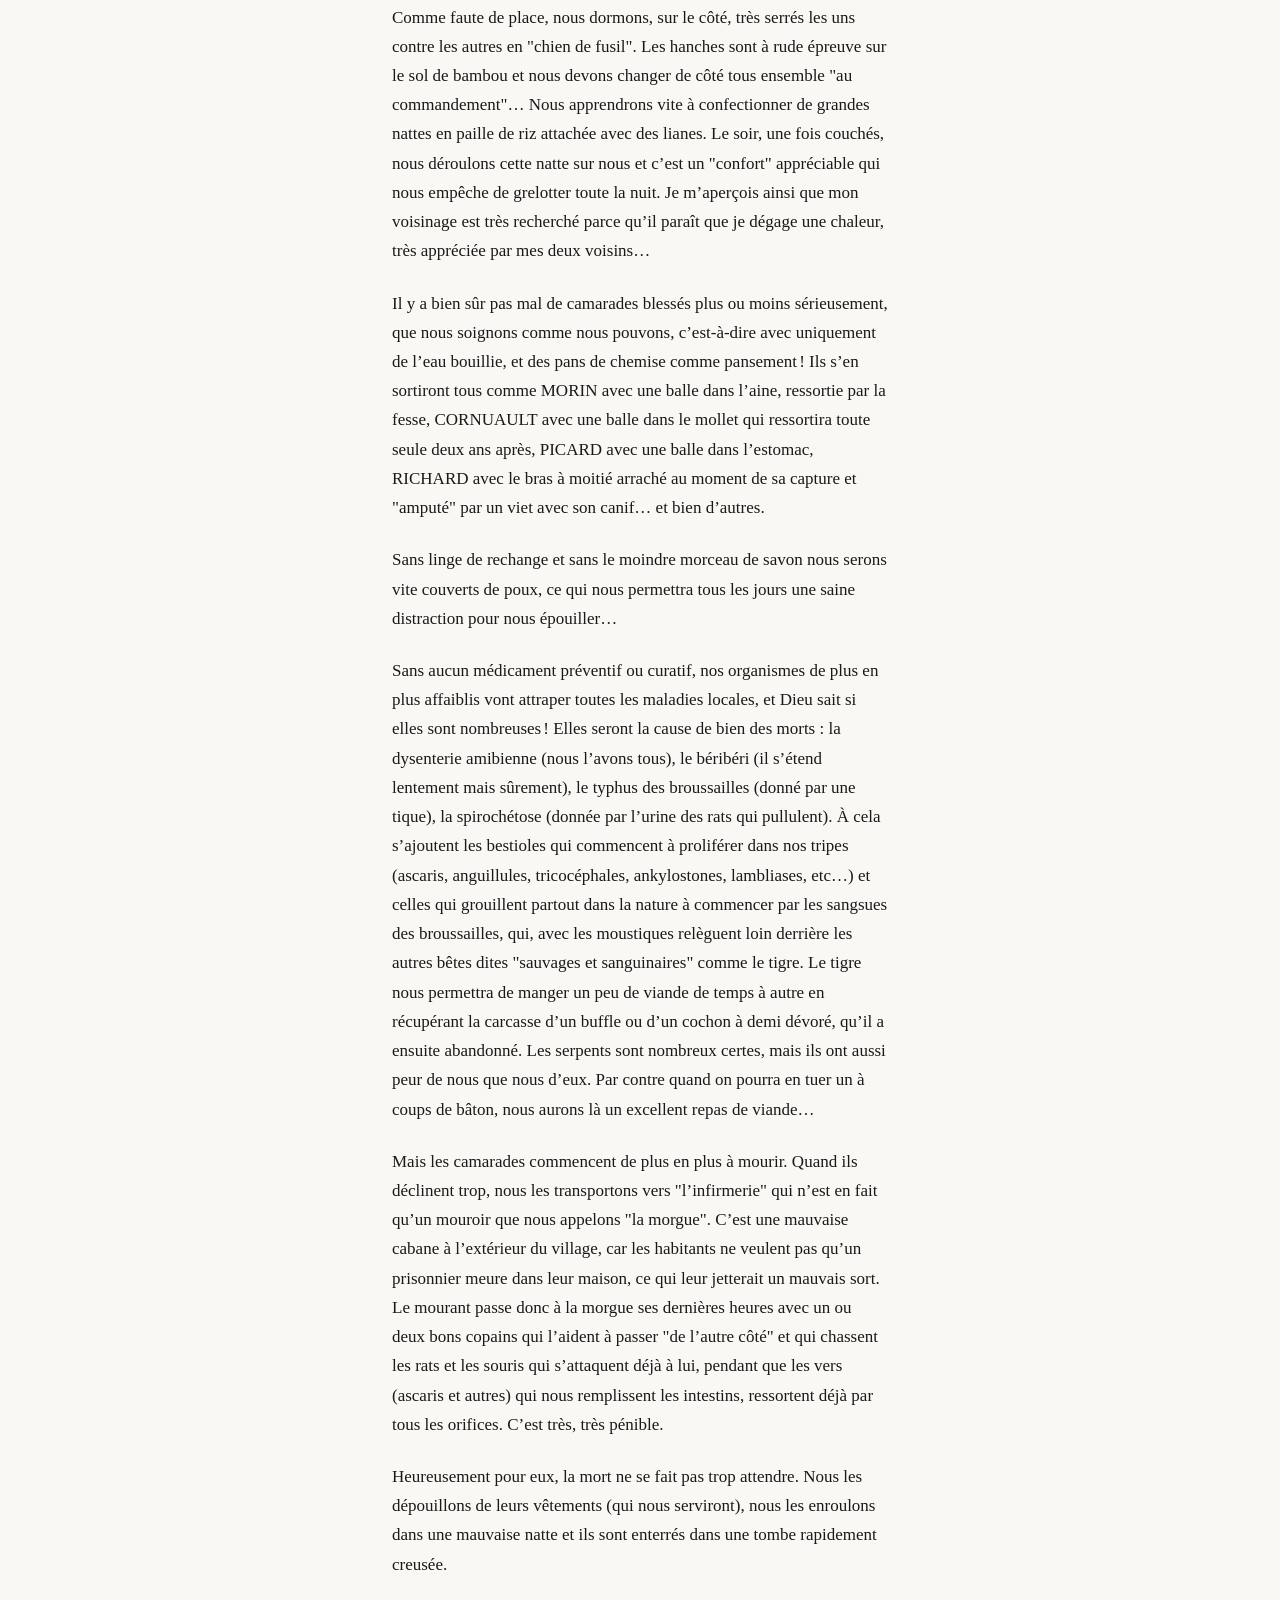
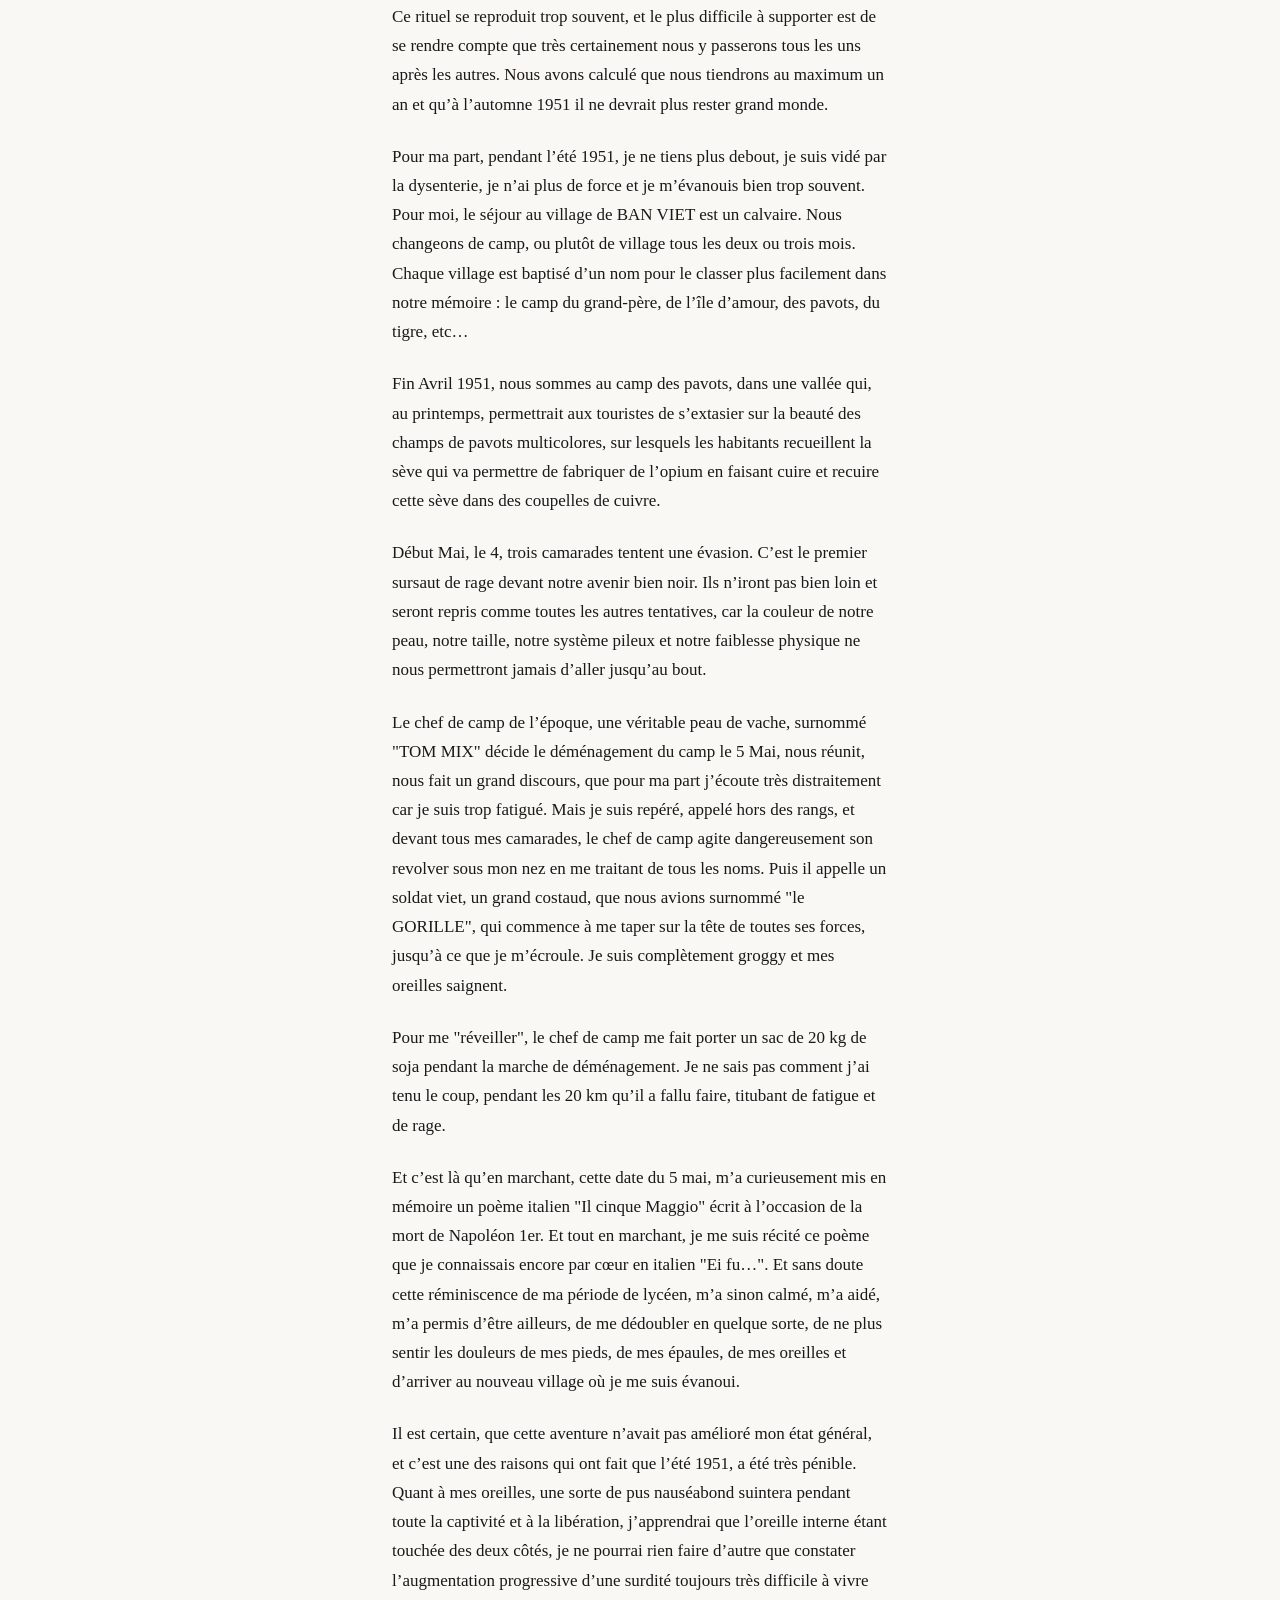
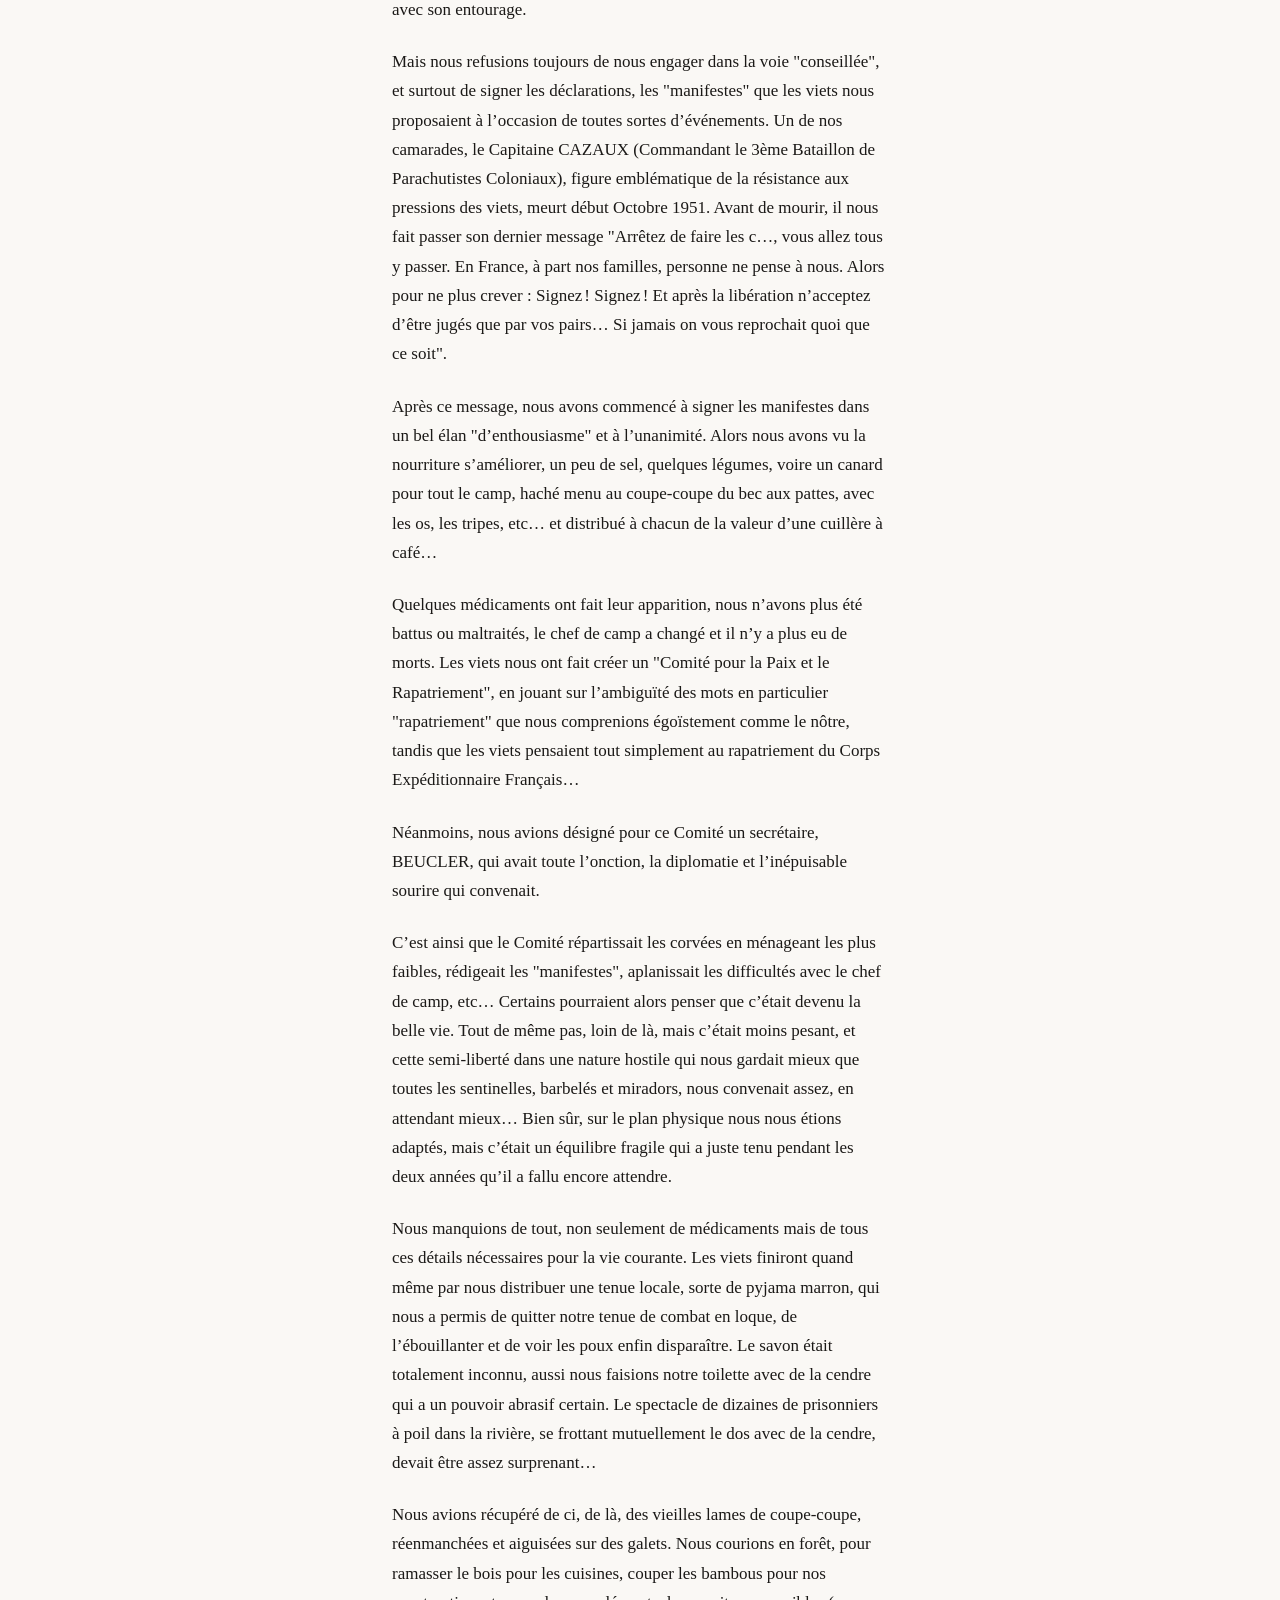
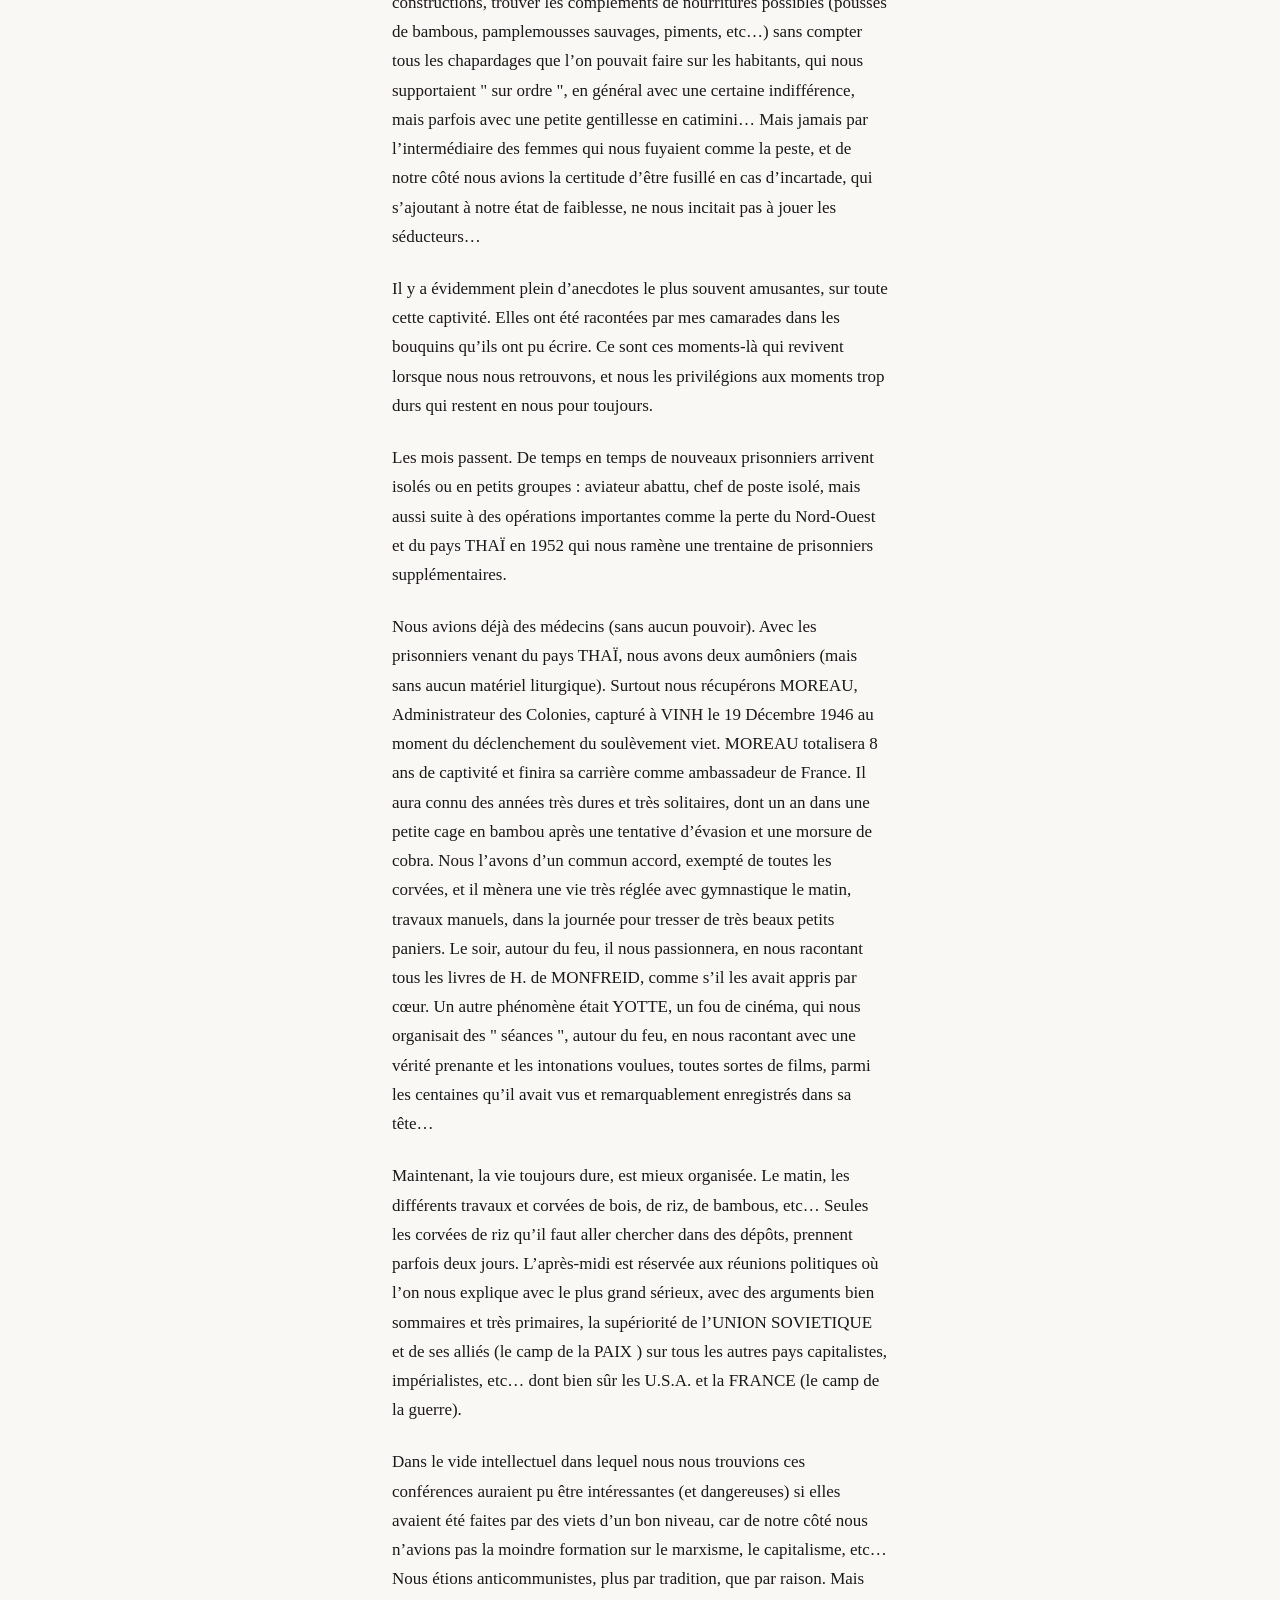
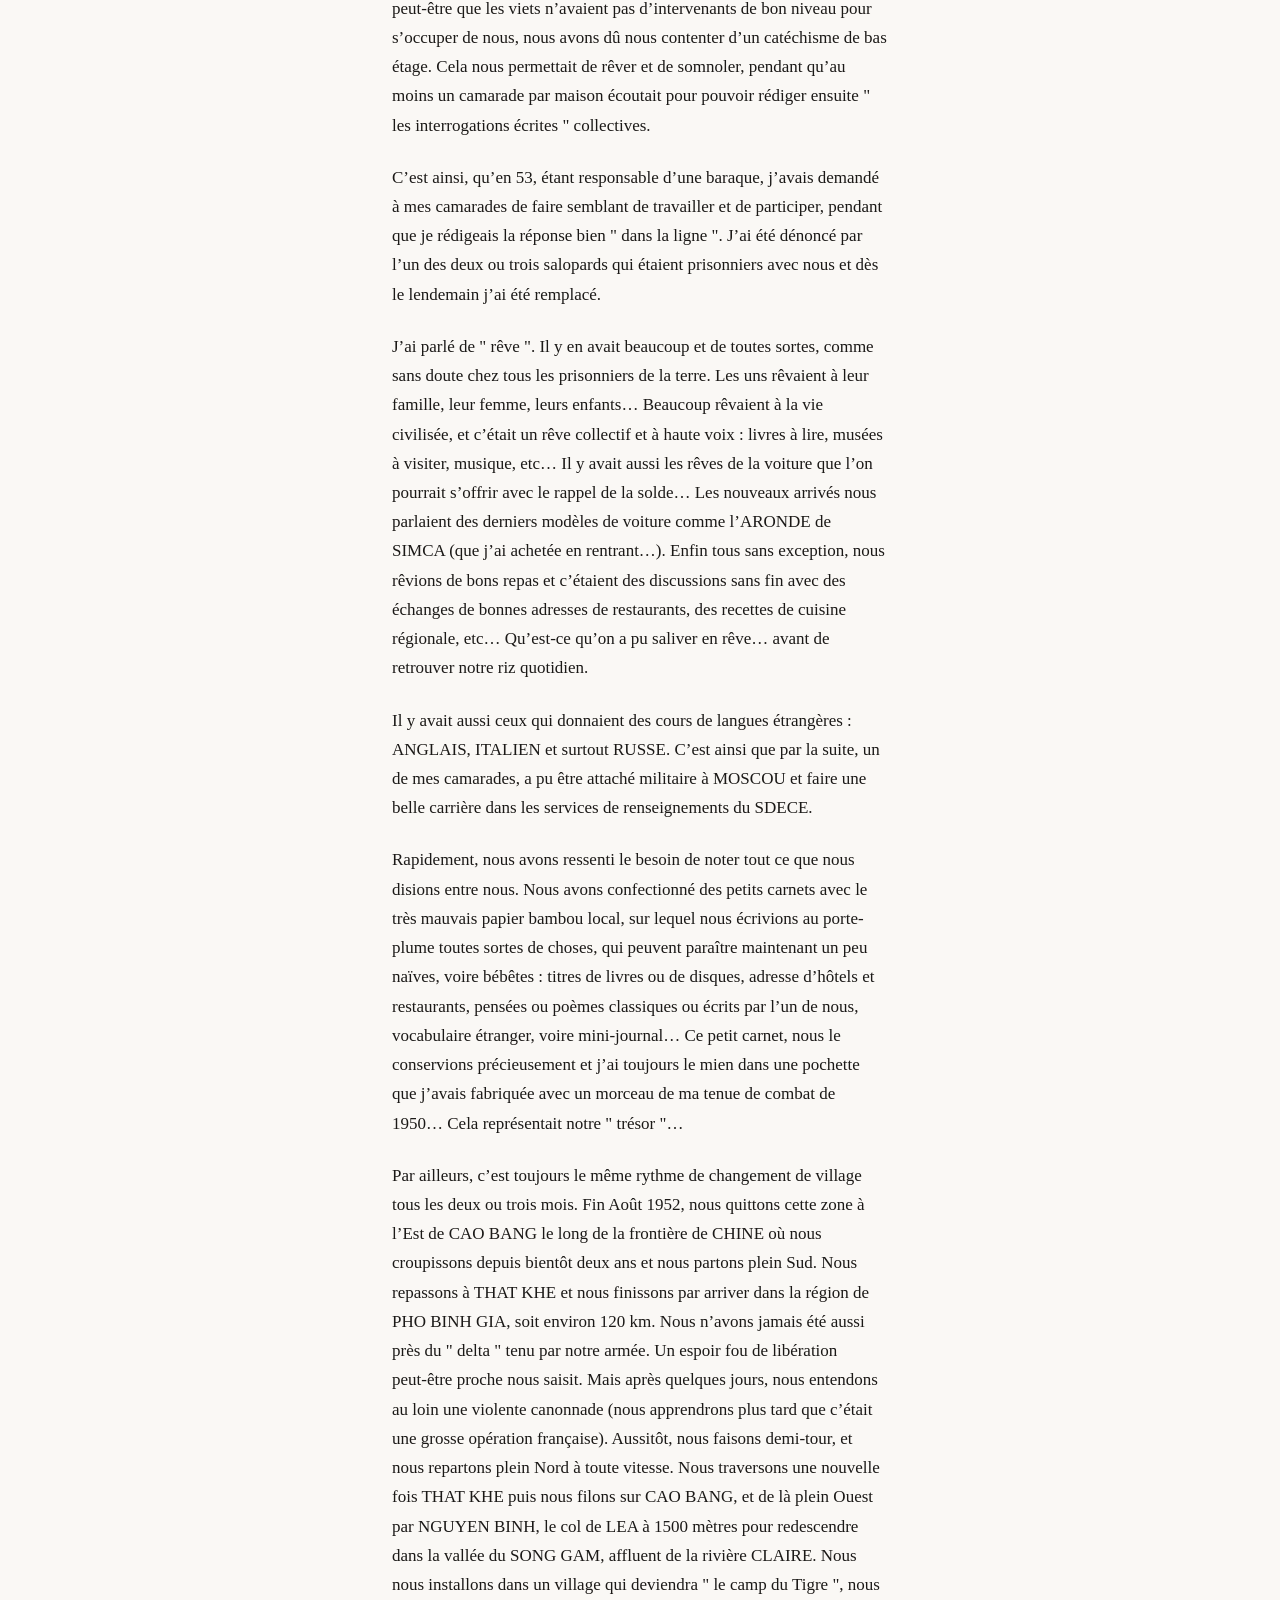
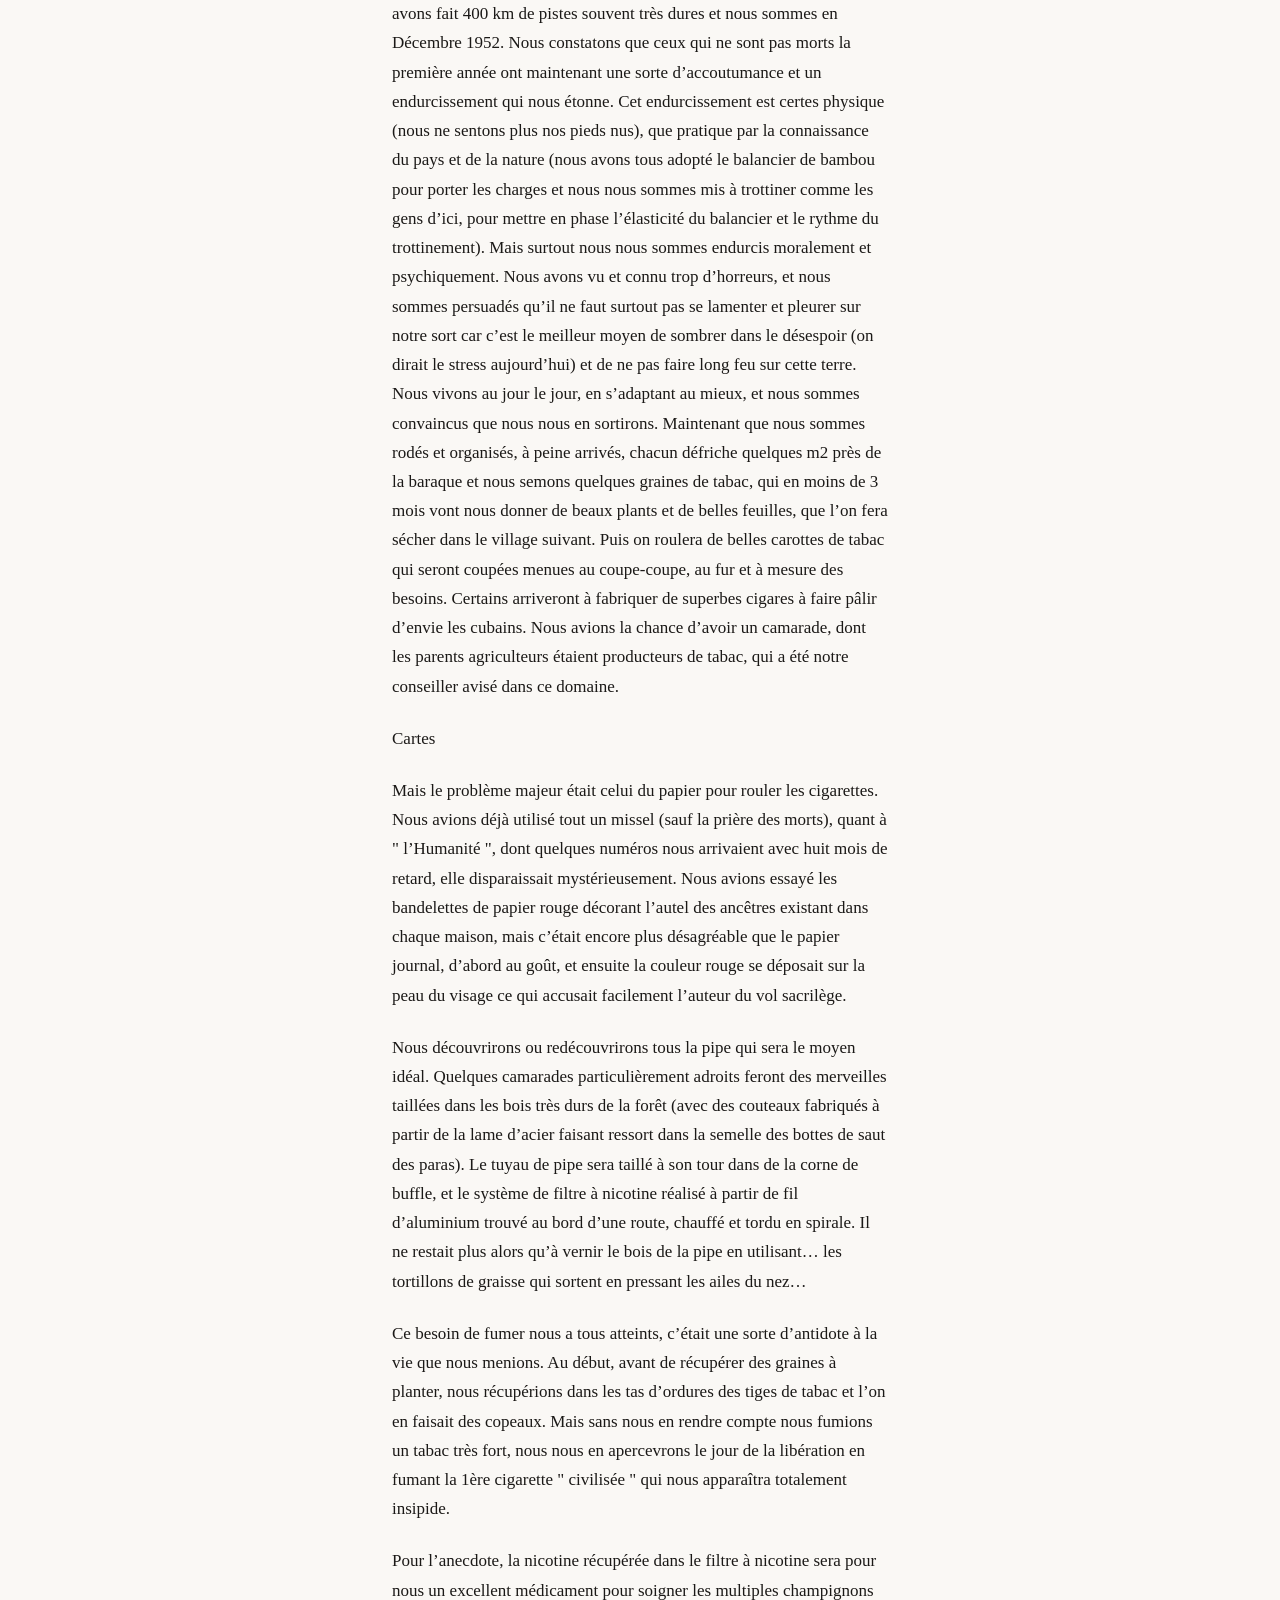
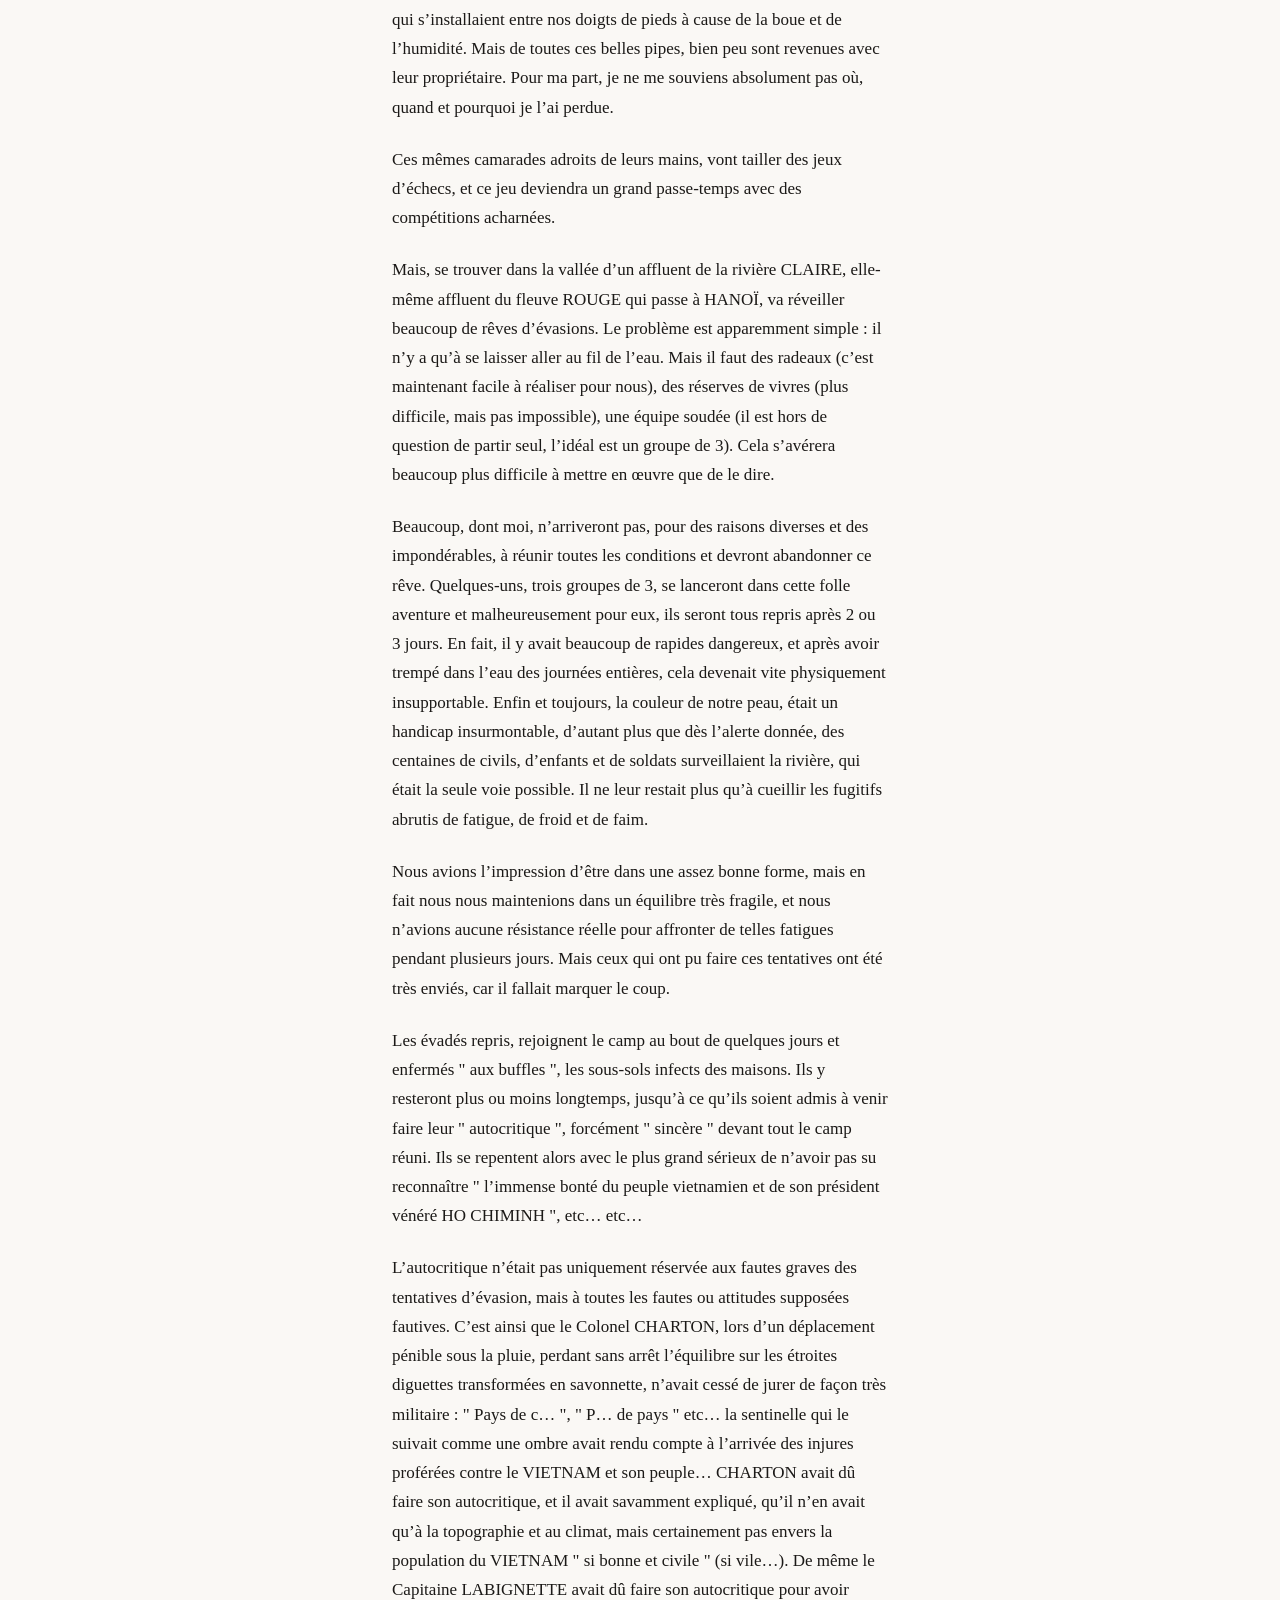
<file: 05-captivite.html>
<!DOCTYPE html>
<html lang="fr">
<head>
<meta charset="utf-8">
<meta name="viewport" content="width=device-width, initial-scale=1">
<title>La captivité — Mémoires du Colonel Jacques JAUBERT</title>
<meta name="description" content="Prisonnier du Viêt-minh. Les marches, les camps, la faim, la maladie et les séances politiques, racontés sans emphase par un officier français.">
<meta name="author" content="Colonel Jacques JAUBERT">
<meta name="color-scheme" content="light dark">
<link rel="canonical" href="https://sjaubert.github.io/memoires-indochine/05-captivite.html">
<meta property="og:type" content="article">
<meta property="og:site_name" content="Mémoires du Colonel Jacques JAUBERT">
<meta property="og:locale" content="fr_FR">
<meta property="og:title" content="La captivité — Mémoires du Colonel Jacques JAUBERT">
<meta property="og:description" content="Prisonnier du Viêt-minh. Les marches, les camps, la faim, la maladie et les séances politiques, racontés sans emphase par un officier français.">
<meta property="og:url" content="https://sjaubert.github.io/memoires-indochine/05-captivite.html">
<meta property="og:image" content="https://sjaubert.github.io/memoires-indochine/images/partage.jpg">
<meta property="og:image:width" content="1200">
<meta property="og:image:height" content="630">
<meta name="twitter:card" content="summary_large_image">
<meta name="twitter:title" content="La captivité — Mémoires du Colonel Jacques JAUBERT">
<meta name="twitter:description" content="Prisonnier du Viêt-minh. Les marches, les camps, la faim, la maladie et les séances politiques, racontés sans emphase par un officier français.">
<meta name="twitter:image" content="https://sjaubert.github.io/memoires-indochine/images/partage.jpg">
<link rel="stylesheet" href="assets/style.css">
</head>
<body data-prec="04-rc4.html" data-suiv="06-liberte.html">
<a class="saut-contenu" href="#contenu">Aller au contenu</a>
<header class="barre">
  <div class="barre-i">
    <a href="./" aria-label="Retour au sommaire">← Sommaire</a>
    <span class="barre-titre">Mémoires du Colonel Jacques JAUBERT</span>
    <span class="barre-chap">5 / 8</span>
  </div>
  <div class="jauge"><span></span></div>
</header>
<main id="contenu" class="chapitre">
  <div class="chapitre-tete">
    <p class="num">Chapitre 5</p>
    <h1>La captivité</h1>
    
  </div>
  <div class="texte">
  <p>La captivité (Voir également &quot;Goulags Indochinois : Carnets de Guerre et de captivité 1949-1952&quot; de THEVENET Amédé, Éditeur FRANCE-EMPIRE) &quot; Prisonnier &quot;, le déshonneur du soldat vaincu ! Il n’y a pas de quoi en être fier ! De toutes les situations que j’avais imaginées pour ma vie militaire, jamais je n’avais envisagé d’en être réduit à m’en remettre au bon vouloir de mes adversaires. Je pense aux soldats français en 1940, aux allemands que nous avons capturés en 44-45. Finalement, tous les prisonniers se ressemblent : le regard un peu perdu, le visage mangé par la barbe, l’uniforme débarrassé de ses armes et équipements parait soudain trop grand, informe, tristes guenilles déchirées et boueuses…</p>
  <p>Combien de temps allons-nous rester dans cette situation ? Comment seront prévenues nos familles ? Toutes ces idées, tout ce désespoir, tout s’entrechoque dans notre tête et on ne peut plus penser à quoi que ce soit de sensé…</p>
  <p>Finalement nous sommes trop abrutis de fatigue, trop affamés, trop sales, trop désespérés pour philosopher. Les soldats viets nous accueillent bien (la fameuse fraternité des combattants) mais les officiers sont immédiatement séparés de la troupe. Nous sommes à une trentaine de mètres les uns des autres, nous ne pouvons plus nous parler. Les viets nous apportent du riz et pour les officiers il y a aussi du cochon grillé. La technique communiste se met en route : il faut montrer à la troupe qui nous est trop attachée, que même prisonniers les officiers sont des privilégiés.</p>
  <p>Néanmoins, les viets nous expriment leur mécontentement en constatant que nous n’avons aucune arme avec nous… Nous leur racontons que nous en avons perdu beaucoup dans notre marche et que de toutes façons nous ne voulions plus nous en servir… ! ?</p>
  <p>Après nous être restaurés, les viets emmènent le petit groupe d’officiers (nous sommes 3) et nous perdons de vue nos hommes que nous ne reverrons plus. Nous allons vers THAT KHE, et nous nous arrêtons peu après, dans un petit groupe de maisons où nous sommes enfermés dans l’une d’elles.</p>
  <p>Un viet qui parait être un gradé (mais ils n’ont aucun signe extérieur de grade) vient relever nos identités et nous interroger sommairement. Il récupère nos portefeuilles (avec l’argent), mais aussi nos montres, alliances, chevalières, chaînettes, etc… Tout cela nous ne le reverrons jamais. Nous sommes en fin d’après-midi, et nous avons tellement besoin de sommeil que nous nous déchaussons (enfin ! pour la première fois depuis quinze jours…) et étendus à même le sol en terre battue, nous nous endormons aussitôt comme des souches.</p>
  <p>Le lendemain matin au réveil, non seulement il n’y a pas de café chaud ( !) mais nous avons surtout une très mauvaise surprise : nos chaussures et chaussettes ont disparu !… Les viets ne nous fournissent aucune explication, et pour cause ! Il faut donc se résigner à rester pieds nus pour la durée de la captivité que nous pensons être courte, car nos 8 Bataillons qui se sont volatilisés : 1500 tués, 3000 prisonniers… portent un coup très dur au Corps Expéditionnaire et nous croyons, un peu bêtement que le combat ne pourra pas continuer… Bien sûr dans notre désarroi nous nous trompons, et nous attendrons 4 ans, toujours nus pieds…</p>
  <p>Dans la matinée, nous partons vers le Nord et vers l’inconnu. Nous remontons la R.C.4, une fois de plus vers le col de LUNG PHAÏ avec une certaine émotion. Bien que nous n’ayons rien à porter, pas la moindre couverture ou même toile de tente, notre apprentissage de la marche pieds nus sur les petits cailloux pointus de la route est particulièrement pénible. Notre plante des pieds d’hommes civilisés est bien fragile et sensible, elle se &quot; blindera &quot; petit à petit par une belle épaisseur de corne. En attendant nous sautillons de façon un peu grotesque, en visant les touffes d’herbes ou les pierres plates, mais rapidement nous avons les pieds en sang avec de la terre et des petits cailloux qui s’agglutinent dans les plaies. Nous envions les chaussures des soldats viets, sorte de nu-pieds dont la semelle est taillée dans de vieux pneus et les lanières de maintien dans des chambres à air. Mais nous n’en aurons jamais.</p>
  <p>Arrivés au col, nous sommes regroupés dans une rizière sèche, nous y retrouvons d’autres officiers, et après une distribution de riz, nous allons passer la nuit ici à la belle étoile. Cette seconde nuit de captivité sera agrémentée par un bel orage, que nous ne pouvons que subir sans broncher, trempés jusqu’aux os et grelottants de froid.</p>
  <p>Le lendemain nous repartons, notre colonne est maintenant plus importante, et un peu avant DONG KHE, nous quittons la R.C.4, pour prendre sur notre droite une piste étroite au milieu des calcaires. Les viets nous assurent que nous allons vers un camp spécialement aménagé pour nous avec un hôpital, etc… Nous sommes un peu sceptiques, mais nous conservons néanmoins un petit espoir…</p>
  <p>Nous continuons ainsi et en deux ou trois étapes, nous arrivons enfin dans un petit village misérable où d’autres officiers, ainsi que les adjudants et adjudants-chefs sont déjà là, ou rejoindront petit à petit. Nous serons rapidement 80 à 90 et nous sommes arrivés au &quot; camp&quot; !…</p>
  <p>Les viets nous répartissent, une dizaine environ dans chaque maison. Ces maisons sont sur pilotis et ne comportent en fait qu’une seule pièce avec le foyer au centre. Il n’y a pas de cheminée et la fumée s’échappe en passant entre les branches de palmier qui constituent la toiture. Quant au sol, il est fait de bambous aplatis.</p>
  <p>Au sous-sol, sous nos pieds, plutôt au rez-de-chaussée, il y a les buffles, les cochons et la volaille, pataugeant dans une fange invraisemblable noirâtre et nauséabonde, attirant toutes les bestioles possibles et imaginables : maringouins, moustiques, vermines, etc… C’est dans ce sous-sol, que nous serons enfermés à la moindre peccadille comme punition et que nous appellerons &quot; aller aux buffles &quot;.</p>
  <p>Pendant que nous sommes là, les occupants habituels de la maison sont serrés dans un coin derrière une mince cloison en bambous. Mais nous changerons de village tous les 2 ou 3 mois.</p>
  <p>Devant la porte d’entrée, il y a une sorte de terrasse en bambous à laquelle on accède depuis le sol par une échelle, après s’être soigneusement lavé les pieds pour éviter de rentrer de la boue (omniprésente) dans la maison. Pour cela, il y a une sorte d’auge creusée dans un tronc d’arbre et on y puise de l’eau avec une louche en bambou.</p>
  <p>Le bambou est vraiment partout et nous apprendrons vite à nous en servir dans tous les domaines : construire une baraque, réaliser toutes sortes d’objets de la vie courante, construire une adduction d’eau, faire du feu, nous nourrir avec les &quot; pousses &quot;, etc…</p>
  <p>La vie au camp est dure et triste. Les viets ont isolé les deux Colonels CHARTON et LEPAGE qui ne peuvent même pas se parler entre eux. Il y a également un médecin Colonel de LANG SON qui n’aurait jamais dû se trouver là, mais qui avait souhaité accompagner la colonne LEPAGE, sans doute pour avoir la &quot; citation &quot; de sa vie…</p>
  <p>Un jour au rassemblement, je ne sais plus à quelle occasion, nous demandons l’application de la convention de Genève pour les prisonniers de guerre. Les viets sont furieux, car ils estiment que nous ne sommes pas des prisonniers de guerre, mais que nous sommes les &quot;instruments aveugles&quot; du colonialisme, du capitalisme, etc… que nous devons nous estimer heureux de ne pas avoir été fusillés pour nos crimes, et que de toutes façons, seul le président HO CHI MINH, dans sa bonté infinie pourra faire quelque chose pour nous, si nous lui demandons la clémence du peuple vietnamien…</p>
  <p>Il y a là en germe, tout le processus du lavage de cerveau que nous allons subir. Notre première réaction est que nous nous considérons bien comme des Prisonniers de Guerre et que nous ne voulons rien demander. Nous allons le payer cher, et nous mettrons un an à comprendre que nous allons tous &quot;crever&quot; les uns après les autres car &quot;nous ne valons même pas le prix d’une cartouche pour nous abattre, le pays se chargera de nous…&quot;</p>
  <p>Tout s’enclenche alors : interdiction de s’appeler par les grades, coups et bastonnades à la moindre incartade avec séjour &quot;aux buffles&quot;, pas le moindre médicament, pas de sel, ni de viande ni de légumes, juste un peu de riz de mauvaise qualité, plein de déchets de toutes sortes, avec lequel pour les déplacements nous fabriquons la fameuse boule…</p>
  <p>Nous apprenons que trois officiers ont été fusillés pour tentative d’évasion dont le Commandant DE COINTET et mon camarade de promotion EMPTOZ-LACOSTE. Un autre camarade le Lieutenant parachutiste CHEVRET, spécialiste radio, volontaire pour &quot;aider&quot; les viets, mais en fait pour prendre contact avec HANOÏ est découvert et fusillé.</p>
  <p>L’ambiance est très lourde et le moral n’est pas très élevé au seuil de la saison froide, car nous sommes toujours avec la même tenue de combat avec laquelle nous avons été pris, sans aucun rechange, toujours sans chaussures et sans la moindre couverture.</p>
  <p>Comme faute de place, nous dormons, sur le côté, très serrés les uns contre les autres en &quot;chien de fusil&quot;. Les hanches sont à rude épreuve sur le sol de bambou et nous devons changer de côté tous ensemble &quot;au commandement&quot;… Nous apprendrons vite à confectionner de grandes nattes en paille de riz attachée avec des lianes. Le soir, une fois couchés, nous déroulons cette natte sur nous et c’est un &quot;confort&quot; appréciable qui nous empêche de grelotter toute la nuit. Je m’aperçois ainsi que mon voisinage est très recherché parce qu’il paraît que je dégage une chaleur, très appréciée par mes deux voisins…</p>
  <p>Il y a bien sûr pas mal de camarades blessés plus ou moins sérieusement, que nous soignons comme nous pouvons, c’est-à-dire avec uniquement de l’eau bouillie, et des pans de chemise comme pansement ! Ils s’en sortiront tous comme MORIN avec une balle dans l’aine, ressortie par la fesse, CORNUAULT avec une balle dans le mollet qui ressortira toute seule deux ans après, PICARD avec une balle dans l’estomac, RICHARD avec le bras à moitié arraché au moment de sa capture et &quot;amputé&quot; par un viet avec son canif… et bien d’autres.</p>
  <p>Sans linge de rechange et sans le moindre morceau de savon nous serons vite couverts de poux, ce qui nous permettra tous les jours une saine distraction pour nous épouiller…</p>
  <p>Sans aucun médicament préventif ou curatif, nos organismes de plus en plus affaiblis vont attraper toutes les maladies locales, et Dieu sait si elles sont nombreuses ! Elles seront la cause de bien des morts : la dysenterie amibienne (nous l’avons tous), le béribéri (il s’étend lentement mais sûrement), le typhus des broussailles (donné par une tique), la spirochétose (donnée par l’urine des rats qui pullulent). À cela s’ajoutent les bestioles qui commencent à proliférer dans nos tripes (ascaris, anguillules, tricocéphales, ankylostones, lambliases, etc…) et celles qui grouillent partout dans la nature à commencer par les sangsues des broussailles, qui, avec les moustiques relèguent loin derrière les autres bêtes dites &quot;sauvages et sanguinaires&quot; comme le tigre. Le tigre nous permettra de manger un peu de viande de temps à autre en récupérant la carcasse d’un buffle ou d’un cochon à demi dévoré, qu’il a ensuite abandonné. Les serpents sont nombreux certes, mais ils ont aussi peur de nous que nous d’eux. Par contre quand on pourra en tuer un à coups de bâton, nous aurons là un excellent repas de viande…</p>
  <p>Mais les camarades commencent de plus en plus à mourir. Quand ils déclinent trop, nous les transportons vers &quot;l’infirmerie&quot; qui n’est en fait qu’un mouroir que nous appelons &quot;la morgue&quot;. C’est une mauvaise cabane à l’extérieur du village, car les habitants ne veulent pas qu’un prisonnier meure dans leur maison, ce qui leur jetterait un mauvais sort. Le mourant passe donc à la morgue ses dernières heures avec un ou deux bons copains qui l’aident à passer &quot;de l’autre côté&quot; et qui chassent les rats et les souris qui s’attaquent déjà à lui, pendant que les vers (ascaris et autres) qui nous remplissent les intestins, ressortent déjà par tous les orifices. C’est très, très pénible.</p>
  <p>Heureusement pour eux, la mort ne se fait pas trop attendre. Nous les dépouillons de leurs vêtements (qui nous serviront), nous les enroulons dans une mauvaise natte et ils sont enterrés dans une tombe rapidement creusée.</p>
  <p>Ce rituel se reproduit trop souvent, et le plus difficile à supporter est de se rendre compte que très certainement nous y passerons tous les uns après les autres. Nous avons calculé que nous tiendrons au maximum un an et qu’à l’automne 1951 il ne devrait plus rester grand monde.</p>
  <p>Pour ma part, pendant l’été 1951, je ne tiens plus debout, je suis vidé par la dysenterie, je n’ai plus de force et je m’évanouis bien trop souvent. Pour moi, le séjour au village de BAN VIET est un calvaire. Nous changeons de camp, ou plutôt de village tous les deux ou trois mois. Chaque village est baptisé d’un nom pour le classer plus facilement dans notre mémoire : le camp du grand-père, de l’île d’amour, des pavots, du tigre, etc…</p>
  <p>Fin Avril 1951, nous sommes au camp des pavots, dans une vallée qui, au printemps, permettrait aux touristes de s’extasier sur la beauté des champs de pavots multicolores, sur lesquels les habitants recueillent la sève qui va permettre de fabriquer de l’opium en faisant cuire et recuire cette sève dans des coupelles de cuivre.</p>
  <p>Début Mai, le 4, trois camarades tentent une évasion. C’est le premier sursaut de rage devant notre avenir bien noir. Ils n’iront pas bien loin et seront repris comme toutes les autres tentatives, car la couleur de notre peau, notre taille, notre système pileux et notre faiblesse physique ne nous permettront jamais d’aller jusqu’au bout.</p>
  <p>Le chef de camp de l’époque, une véritable peau de vache, surnommé &quot;TOM MIX&quot; décide le déménagement du camp le 5 Mai, nous réunit, nous fait un grand discours, que pour ma part j’écoute très distraitement car je suis trop fatigué. Mais je suis repéré, appelé hors des rangs, et devant tous mes camarades, le chef de camp agite dangereusement son revolver sous mon nez en me traitant de tous les noms. Puis il appelle un soldat viet, un grand costaud, que nous avions surnommé &quot;le GORILLE&quot;, qui commence à me taper sur la tête de toutes ses forces, jusqu’à ce que je m’écroule. Je suis complètement groggy et mes oreilles saignent.</p>
  <p>Pour me &quot;réveiller&quot;, le chef de camp me fait porter un sac de 20 kg de soja pendant la marche de déménagement. Je ne sais pas comment j’ai tenu le coup, pendant les 20 km qu’il a fallu faire, titubant de fatigue et de rage.</p>
  <p>Et c’est là qu’en marchant, cette date du 5 mai, m’a curieusement mis en mémoire un poème italien &quot;Il cinque Maggio&quot; écrit à l’occasion de la mort de Napoléon 1er. Et tout en marchant, je me suis récité ce poème que je connaissais encore par cœur en italien &quot;Ei fu…&quot;. Et sans doute cette réminiscence de ma période de lycéen, m’a sinon calmé, m’a aidé, m’a permis d’être ailleurs, de me dédoubler en quelque sorte, de ne plus sentir les douleurs de mes pieds, de mes épaules, de mes oreilles et d’arriver au nouveau village où je me suis évanoui.</p>
  <p>Il est certain, que cette aventure n’avait pas amélioré mon état général, et c’est une des raisons qui ont fait que l’été 1951, a été très pénible. Quant à mes oreilles, une sorte de pus nauséabond suintera pendant toute la captivité et à la libération, j’apprendrai que l’oreille interne étant touchée des deux côtés, je ne pourrai rien faire d’autre que constater l’augmentation progressive d’une surdité toujours très difficile à vivre avec son entourage.</p>
  <p>Mais nous refusions toujours de nous engager dans la voie &quot;conseillée&quot;, et surtout de signer les déclarations, les &quot;manifestes&quot; que les viets nous proposaient à l’occasion de toutes sortes d’événements. Un de nos camarades, le Capitaine CAZAUX (Commandant le 3ème Bataillon de Parachutistes Coloniaux), figure emblématique de la résistance aux pressions des viets, meurt début Octobre 1951. Avant de mourir, il nous fait passer son dernier message &quot;Arrêtez de faire les c…, vous allez tous y passer. En France, à part nos familles, personne ne pense à nous. Alors pour ne plus crever : Signez ! Signez ! Et après la libération n’acceptez d’être jugés que par vos pairs… Si jamais on vous reprochait quoi que ce soit&quot;.</p>
  <p>Après ce message, nous avons commencé à signer les manifestes dans un bel élan &quot;d’enthousiasme&quot; et à l’unanimité. Alors nous avons vu la nourriture s’améliorer, un peu de sel, quelques légumes, voire un canard pour tout le camp, haché menu au coupe-coupe du bec aux pattes, avec les os, les tripes, etc… et distribué à chacun de la valeur d’une cuillère à café…</p>
  <p>Quelques médicaments ont fait leur apparition, nous n’avons plus été battus ou maltraités, le chef de camp a changé et il n’y a plus eu de morts. Les viets nous ont fait créer un &quot;Comité pour la Paix et le Rapatriement&quot;, en jouant sur l’ambiguïté des mots en particulier &quot;rapatriement&quot; que nous comprenions égoïstement comme le nôtre, tandis que les viets pensaient tout simplement au rapatriement du Corps Expéditionnaire Français…</p>
  <p>Néanmoins, nous avions désigné pour ce Comité un secrétaire, BEUCLER, qui avait toute l’onction, la diplomatie et l’inépuisable sourire qui convenait.</p>
  <p>C’est ainsi que le Comité répartissait les corvées en ménageant les plus faibles, rédigeait les &quot;manifestes&quot;, aplanissait les difficultés avec le chef de camp, etc… Certains pourraient alors penser que c’était devenu la belle vie. Tout de même pas, loin de là, mais c’était moins pesant, et cette semi-liberté dans une nature hostile qui nous gardait mieux que toutes les sentinelles, barbelés et miradors, nous convenait assez, en attendant mieux… Bien sûr, sur le plan physique nous nous étions adaptés, mais c’était un équilibre fragile qui a juste tenu pendant les deux années qu’il a fallu encore attendre.</p>
  <p>Nous manquions de tout, non seulement de médicaments mais de tous ces détails nécessaires pour la vie courante. Les viets finiront quand même par nous distribuer une tenue locale, sorte de pyjama marron, qui nous a permis de quitter notre tenue de combat en loque, de l’ébouillanter et de voir les poux enfin disparaître. Le savon était totalement inconnu, aussi nous faisions notre toilette avec de la cendre qui a un pouvoir abrasif certain. Le spectacle de dizaines de prisonniers à poil dans la rivière, se frottant mutuellement le dos avec de la cendre, devait être assez surprenant…</p>
  <p>Nous avions récupéré de ci, de là, des vieilles lames de coupe-coupe, réenmanchées et aiguisées sur des galets. Nous courions en forêt, pour ramasser le bois pour les cuisines, couper les bambous pour nos constructions, trouver les compléments de nourritures possibles (pousses de bambous, pamplemousses sauvages, piments, etc…) sans compter tous les chapardages que l’on pouvait faire sur les habitants, qui nous supportaient &quot; sur ordre &quot;, en général avec une certaine indifférence, mais parfois avec une petite gentillesse en catimini… Mais jamais par l’intermédiaire des femmes qui nous fuyaient comme la peste, et de notre côté nous avions la certitude d’être fusillé en cas d’incartade, qui s’ajoutant à notre état de faiblesse, ne nous incitait pas à jouer les séducteurs…</p>
  <p>Il y a évidemment plein d’anecdotes le plus souvent amusantes, sur toute cette captivité. Elles ont été racontées par mes camarades dans les bouquins qu’ils ont pu écrire. Ce sont ces moments-là qui revivent lorsque nous nous retrouvons, et nous les privilégions aux moments trop durs qui restent en nous pour toujours.</p>
  <p>Les mois passent. De temps en temps de nouveaux prisonniers arrivent isolés ou en petits groupes : aviateur abattu, chef de poste isolé, mais aussi suite à des opérations importantes comme la perte du Nord-Ouest et du pays THAÏ en 1952 qui nous ramène une trentaine de prisonniers supplémentaires.</p>
  <p>Nous avions déjà des médecins (sans aucun pouvoir). Avec les prisonniers venant du pays THAÏ, nous avons deux aumôniers (mais sans aucun matériel liturgique). Surtout nous récupérons MOREAU, Administrateur des Colonies, capturé à VINH le 19 Décembre 1946 au moment du déclenchement du soulèvement viet. MOREAU totalisera 8 ans de captivité et finira sa carrière comme ambassadeur de France. Il aura connu des années très dures et très solitaires, dont un an dans une petite cage en bambou après une tentative d’évasion et une morsure de cobra. Nous l’avons d’un commun accord, exempté de toutes les corvées, et il mènera une vie très réglée avec gymnastique le matin, travaux manuels, dans la journée pour tresser de très beaux petits paniers. Le soir, autour du feu, il nous passionnera, en nous racontant tous les livres de H. de MONFREID, comme s’il les avait appris par cœur. Un autre phénomène était YOTTE, un fou de cinéma, qui nous organisait des &quot; séances &quot;, autour du feu, en nous racontant avec une vérité prenante et les intonations voulues, toutes sortes de films, parmi les centaines qu’il avait vus et remarquablement enregistrés dans sa tête…</p>
  <p>Maintenant, la vie toujours dure, est mieux organisée. Le matin, les différents travaux et corvées de bois, de riz, de bambous, etc… Seules les corvées de riz qu’il faut aller chercher dans des dépôts, prennent parfois deux jours. L’après-midi est réservée aux réunions politiques où l’on nous explique avec le plus grand sérieux, avec des arguments bien sommaires et très primaires, la supériorité de l’UNION SOVIETIQUE et de ses alliés (le camp de la PAIX ) sur tous les autres pays capitalistes, impérialistes, etc… dont bien sûr les U.S.A. et la FRANCE (le camp de la guerre).</p>
  <p>Dans le vide intellectuel dans lequel nous nous trouvions ces conférences auraient pu être intéressantes (et dangereuses) si elles avaient été faites par des viets d’un bon niveau, car de notre côté nous n’avions pas la moindre formation sur le marxisme, le capitalisme, etc… Nous étions anticommunistes, plus par tradition, que par raison. Mais peut-être que les viets n’avaient pas d’intervenants de bon niveau pour s’occuper de nous, nous avons dû nous contenter d’un catéchisme de bas étage. Cela nous permettait de rêver et de somnoler, pendant qu’au moins un camarade par maison écoutait pour pouvoir rédiger ensuite &quot; les interrogations écrites &quot; collectives.</p>
  <p>C’est ainsi, qu’en 53, étant responsable d’une baraque, j’avais demandé à mes camarades de faire semblant de travailler et de participer, pendant que je rédigeais la réponse bien &quot; dans la ligne &quot;. J’ai été dénoncé par l’un des deux ou trois salopards qui étaient prisonniers avec nous et dès le lendemain j’ai été remplacé.</p>
  <p>J’ai parlé de &quot; rêve &quot;. Il y en avait beaucoup et de toutes sortes, comme sans doute chez tous les prisonniers de la terre. Les uns rêvaient à leur famille, leur femme, leurs enfants… Beaucoup rêvaient à la vie civilisée, et c’était un rêve collectif et à haute voix : livres à lire, musées à visiter, musique, etc… Il y avait aussi les rêves de la voiture que l’on pourrait s’offrir avec le rappel de la solde… Les nouveaux arrivés nous parlaient des derniers modèles de voiture comme l’ARONDE de SIMCA (que j’ai achetée en rentrant…). Enfin tous sans exception, nous rêvions de bons repas et c’étaient des discussions sans fin avec des échanges de bonnes adresses de restaurants, des recettes de cuisine régionale, etc… Qu’est-ce qu’on a pu saliver en rêve… avant de retrouver notre riz quotidien.</p>
  <p>Il y avait aussi ceux qui donnaient des cours de langues étrangères : ANGLAIS, ITALIEN et surtout RUSSE. C’est ainsi que par la suite, un de mes camarades, a pu être attaché militaire à MOSCOU et faire une belle carrière dans les services de renseignements du SDECE.</p>
  <p>Rapidement, nous avons ressenti le besoin de noter tout ce que nous disions entre nous. Nous avons confectionné des petits carnets avec le très mauvais papier bambou local, sur lequel nous écrivions au porte-plume toutes sortes de choses, qui peuvent paraître maintenant un peu naïves, voire bébêtes : titres de livres ou de disques, adresse d’hôtels et restaurants, pensées ou poèmes classiques ou écrits par l’un de nous, vocabulaire étranger, voire mini-journal… Ce petit carnet, nous le conservions précieusement et j’ai toujours le mien dans une pochette que j’avais fabriquée avec un morceau de ma tenue de combat de 1950… Cela représentait notre &quot; trésor &quot;…</p>
  <p>Par ailleurs, c’est toujours le même rythme de changement de village tous les deux ou trois mois. Fin Août 1952, nous quittons cette zone à l’Est de CAO BANG le long de la frontière de CHINE où nous croupissons depuis bientôt deux ans et nous partons plein Sud. Nous repassons à THAT KHE et nous finissons par arriver dans la région de PHO BINH GIA, soit environ 120 km. Nous n’avons jamais été aussi près du &quot; delta &quot; tenu par notre armée. Un espoir fou de libération peut-être proche nous saisit. Mais après quelques jours, nous entendons au loin une violente canonnade (nous apprendrons plus tard que c’était une grosse opération française). Aussitôt, nous faisons demi-tour, et nous repartons plein Nord à toute vitesse. Nous traversons une nouvelle fois THAT KHE puis nous filons sur CAO BANG, et de là plein Ouest par NGUYEN BINH, le col de LEA à 1500 mètres pour redescendre dans la vallée du SONG GAM, affluent de la rivière CLAIRE. Nous nous installons dans un village qui deviendra &quot; le camp du Tigre &quot;, nous avons fait 400 km de pistes souvent très dures et nous sommes en Décembre 1952. Nous constatons que ceux qui ne sont pas morts la première année ont maintenant une sorte d’accoutumance et un endurcissement qui nous étonne. Cet endurcissement est certes physique (nous ne sentons plus nos pieds nus), que pratique par la connaissance du pays et de la nature (nous avons tous adopté le balancier de bambou pour porter les charges et nous nous sommes mis à trottiner comme les gens d’ici, pour mettre en phase l’élasticité du balancier et le rythme du trottinement). Mais surtout nous nous sommes endurcis moralement et psychiquement. Nous avons vu et connu trop d’horreurs, et nous sommes persuadés qu’il ne faut surtout pas se lamenter et pleurer sur notre sort car c’est le meilleur moyen de sombrer dans le désespoir (on dirait le stress aujourd’hui) et de ne pas faire long feu sur cette terre. Nous vivons au jour le jour, en s’adaptant au mieux, et nous sommes convaincus que nous nous en sortirons. Maintenant que nous sommes rodés et organisés, à peine arrivés, chacun défriche quelques m2 près de la baraque et nous semons quelques graines de tabac, qui en moins de 3 mois vont nous donner de beaux plants et de belles feuilles, que l’on fera sécher dans le village suivant. Puis on roulera de belles carottes de tabac qui seront coupées menues au coupe-coupe, au fur et à mesure des besoins. Certains arriveront à fabriquer de superbes cigares à faire pâlir d’envie les cubains. Nous avions la chance d’avoir un camarade, dont les parents agriculteurs étaient producteurs de tabac, qui a été notre conseiller avisé dans ce domaine.</p>
  <p>Cartes</p>
  <p>Mais le problème majeur était celui du papier pour rouler les cigarettes. Nous avions déjà utilisé tout un missel (sauf la prière des morts), quant à &quot; l’Humanité &quot;, dont quelques numéros nous arrivaient avec huit mois de retard, elle disparaissait mystérieusement. Nous avions essayé les bandelettes de papier rouge décorant l’autel des ancêtres existant dans chaque maison, mais c’était encore plus désagréable que le papier journal, d’abord au goût, et ensuite la couleur rouge se déposait sur la peau du visage ce qui accusait facilement l’auteur du vol sacrilège.</p>
  <p>Nous découvrirons ou redécouvrirons tous la pipe qui sera le moyen idéal. Quelques camarades particulièrement adroits feront des merveilles taillées dans les bois très durs de la forêt (avec des couteaux fabriqués à partir de la lame d’acier faisant ressort dans la semelle des bottes de saut des paras). Le tuyau de pipe sera taillé à son tour dans de la corne de buffle, et le système de filtre à nicotine réalisé à partir de fil d’aluminium trouvé au bord d’une route, chauffé et tordu en spirale. Il ne restait plus alors qu’à vernir le bois de la pipe en utilisant… les tortillons de graisse qui sortent en pressant les ailes du nez…</p>
  <p>Ce besoin de fumer nous a tous atteints, c’était une sorte d’antidote à la vie que nous menions. Au début, avant de récupérer des graines à planter, nous récupérions dans les tas d’ordures des tiges de tabac et l’on en faisait des copeaux. Mais sans nous en rendre compte nous fumions un tabac très fort, nous nous en apercevrons le jour de la libération en fumant la 1ère cigarette &quot; civilisée &quot; qui nous apparaîtra totalement insipide.</p>
  <p>Pour l’anecdote, la nicotine récupérée dans le filtre à nicotine sera pour nous un excellent médicament pour soigner les multiples champignons qui s’installaient entre nos doigts de pieds à cause de la boue et de l’humidité. Mais de toutes ces belles pipes, bien peu sont revenues avec leur propriétaire. Pour ma part, je ne me souviens absolument pas où, quand et pourquoi je l’ai perdue.</p>
  <p>Ces mêmes camarades adroits de leurs mains, vont tailler des jeux d’échecs, et ce jeu deviendra un grand passe-temps avec des compétitions acharnées.</p>
  <p>Mais, se trouver dans la vallée d’un affluent de la rivière CLAIRE, elle-même affluent du fleuve ROUGE qui passe à HANOÏ, va réveiller beaucoup de rêves d’évasions. Le problème est apparemment simple : il n’y a qu’à se laisser aller au fil de l’eau. Mais il faut des radeaux (c’est maintenant facile à réaliser pour nous), des réserves de vivres (plus difficile, mais pas impossible), une équipe soudée (il est hors de question de partir seul, l’idéal est un groupe de 3). Cela s’avérera beaucoup plus difficile à mettre en œuvre que de le dire.</p>
  <p>Beaucoup, dont moi, n’arriveront pas, pour des raisons diverses et des impondérables, à réunir toutes les conditions et devront abandonner ce rêve. Quelques-uns, trois groupes de 3, se lanceront dans cette folle aventure et malheureusement pour eux, ils seront tous repris après 2 ou 3 jours. En fait, il y avait beaucoup de rapides dangereux, et après avoir trempé dans l’eau des journées entières, cela devenait vite physiquement insupportable. Enfin et toujours, la couleur de notre peau, était un handicap insurmontable, d’autant plus que dès l’alerte donnée, des centaines de civils, d’enfants et de soldats surveillaient la rivière, qui était la seule voie possible. Il ne leur restait plus qu’à cueillir les fugitifs abrutis de fatigue, de froid et de faim.</p>
  <p>Nous avions l’impression d’être dans une assez bonne forme, mais en fait nous nous maintenions dans un équilibre très fragile, et nous n’avions aucune résistance réelle pour affronter de telles fatigues pendant plusieurs jours. Mais ceux qui ont pu faire ces tentatives ont été très enviés, car il fallait marquer le coup.</p>
  <p>Les évadés repris, rejoignent le camp au bout de quelques jours et enfermés &quot; aux buffles &quot;, les sous-sols infects des maisons. Ils y resteront plus ou moins longtemps, jusqu’à ce qu’ils soient admis à venir faire leur &quot; autocritique &quot;, forcément &quot; sincère &quot; devant tout le camp réuni. Ils se repentent alors avec le plus grand sérieux de n’avoir pas su reconnaître &quot; l’immense bonté du peuple vietnamien et de son président vénéré HO CHIMINH &quot;, etc… etc…</p>
  <p>L’autocritique n’était pas uniquement réservée aux fautes graves des tentatives d’évasion, mais à toutes les fautes ou attitudes supposées fautives. C’est ainsi que le Colonel CHARTON, lors d’un déplacement pénible sous la pluie, perdant sans arrêt l’équilibre sur les étroites diguettes transformées en savonnette, n’avait cessé de jurer de façon très militaire : &quot; Pays de c… &quot;, &quot; P… de pays &quot; etc… la sentinelle qui le suivait comme une ombre avait rendu compte à l’arrivée des injures proférées contre le VIETNAM et son peuple… CHARTON avait dû faire son autocritique, et il avait savamment expliqué, qu’il n’en avait qu’à la topographie et au climat, mais certainement pas envers la population du VIETNAM &quot; si bonne et civile &quot; (si vile…). De même le Capitaine LABIGNETTE avait dû faire son autocritique pour avoir ramené des fagots de bois trop petits. Il nous avait expliqué avec l’air très contrit que quand il était jeune il ramassait de très gros fagots avec ses parents dans le Bois de Boulogne (il habitait NEUILLY…) et qu’il n’avait pas été honnête envers le &quot; bon peuple du VIETNAM &quot;, etc…</p>
  <p>Il était le plus souvent difficile pour nous de conserver notre sérieux devant toutes ces autocritiques &quot; sincères &quot; remplies de jeux de mots et d’humour froid.</p>
  <p>De toutes façons, après l’autocritique c’était à nous, à la &quot; masse &quot;, d’absoudre le fautif, si nous reconnaissions sa grande sincérité, par de bruyantes exclamations… Quelle mascarade ! Mais il fallait en passer par là pour que la vie reprenne son cours.</p>
  <p>Un jour, dans le courant de l’année 1953, le chef de Camp nous annonce avec un grand sourire, que l’on va nous vacciner avec un remède merveilleux arrivant de chez nos grands frères d’Union Soviétique. Ce vaccin est universel et protège de tout, &quot; même du phylloxera ?&quot; demande un camarade anxieux, &quot; bien sûr &quot; répond le Chef de Camp, outré que l’on puisse penser que ce vaccin ne protégeait pas de toutes les maladies possibles.</p>
  <p>Nos médecins, sont tout de même un peu dubitatifs, et demandent à voir les flacons. Leur doute augmente, quand ils constatent que les étiquettes en russe, ont été grattées, sans doute parce qu’un ou deux camarades connaissaient cette langue, et ils nous font part de leurs craintes.</p>
  <p>Le comité et les médecins négocient avec le Chef de Camp, pour que dans un premier temps, seuls ceux en &quot; meilleure forme &quot; soient vaccinés. Si tout se passe bien, les autres seront vaccinés à leur tour. La liste de ce premier groupe est établie, j’en fais partie… Le jour prévu, nous présentons notre dos à nos toubibs, qui ont obtenu l’autorisation et le privilège de procéder aux vaccinations. Il n’y a qu’une seringue et 2 ou 3 aiguilles qu’il faut faire bouillir sans arrêt.</p>
  <p>Quelques jours après l’injection, tous les &quot; heureux privilégiés &quot; du 1er tour, ressentent des douleurs avec une forte rougeur autour de la piqûre. Tout cela se met à enfler pour former un énorme abcès de la taille d’une assiette. Que faire ? Bien évidemment, nous n’avons aucun antibiotique et nous ignorons toujours ce qui nous a été inoculé, et qui de toutes façons devait être très certainement périmé.</p>
  <p>Les toubibs en arrivent à la conclusion qu’il faut ouvrir pour vider les abcès. Mais avec quoi et comment ? Il n’y a rien.</p>
  <p>Heureusement que notre &quot; coiffeur &quot; le Capitaine RAVAL, possédait un rasoir coupe-choux, avec lequel il nous rasait une fois par mois. Le rasoir va donc servir de bistouri !…</p>
  <p>Après chaque intervention, il sera re-aiguisé sur un ceinturon, et il faudra le faire bouillir pour le stériliser.</p>
  <p>Parmi nous, le plus atteint par ces abcès est le Capitaine de BRAQUILLANGES, dont tout le dos n’est qu’un seul et énorme abcès. Le tour de passage est établi, le patient s’allonge sur une sorte de table d’opération faite en bambous, il s’accroche et serre les dents, tandis qu’un rapide coup de rasoir ouvre l’abcès et libère toute la saloperie qu’il contenait recueillie dans un demi-bambou qui fait office de &quot; haricot &quot;.</p>
  <p>Après, il ne reste plus qu’à plaquer sur la plaie un bout de tissu, trempé dans l’eau bouillie, et prier le bon Dieu que tout se passe bien.</p>
  <p>Dans l’ensemble, les suites postopératoires se passeront assez bien et il n’y aura pas de complications graves, sauf pour BRAQUILLANGES qui restera longtemps mal en point. Les viets dans leur grande bonté, nous donneront une banane à chacun pour nous remonter et reprendre des forces ( !) et on n’entendra plus parler du vaccin pour la deuxième vague qui n’en menait pas large en voyant dans quel état se trouvaient les &quot; plus solides &quot;.</p>
  <p>Après cet épisode qui aurait pu être tragique, nous sommes au début de l’année de 1954, rien ne nous permet de penser que notre libération sera prochaine, et nous partons nous installer dans une large vallée, où pour la première fois, après quelques jours chez l’habitant dans les conditions habituelles, les viets nous font construire nos baraques, à l’écart du village, de l’autre côté de la rivière.</p>
  <p>Nous ne sommes pas mécontents et là encore nous nous organisons rapidement, ce qui surprend toujours beaucoup les viets. Il y a les &quot; architectes &quot;, les &quot; coupeurs de bambous &quot;, les &quot; monteurs &quot;, etc…</p>
  <p>Je suis &quot; coupeur &quot; car cette opération me permet de partir toute la journée en forêt avec mon coupe-coupe et ma boule de riz. Je choisis mes bambous mâles ou femelles selon les besoins de la construction, je les coupe, les descends jusqu’à la rivière, où je confectionne un radeau avec des lianes, et je rentre au camp à la perche. Nous sommes tous devenus très calés pour vivre en forêt et utiliser au maximum toutes ses ressources qui sont nombreuses. Le seul petit problème, est après être rentré, de bien s’inspecter partout pour faire la chasse aux sangsues des broussailles qui sont vraiment désagréables bien qu’indolores. En temps normal ces bestioles vivent sur les broussailles à un mètre du sol. Elles sont pratiquement invisibles car elles font moins de 2 cm de longueur et 1 mm d’épaisseur. Au passage d’une proie, elles se détendent comme un ressort pour lui sauter dessus. Puis elles pompent tranquillement le sang et grossissent démesurément pour devenir comme le petit doigt… Avant d’être prisonnier, on avait constaté qu’elles se glissaient par les œillets des lacets de chaussures, puis se glissaient entre les mailles des chaussettes et s’installaient confortablement sur nos pieds. À l’étape il fallait se déchausser pour découvrir le spectacle sanguinolent de nos pieds… Quand elles sont repues elles lâchent prise pour digérer. Sinon, il ne faut jamais tirer dessus, car on enlève un bout de chair et comme les sangsues sécrètent un anticoagulant, cela n’en finit plus de saigner. Alors on employait les méthodes du pays : soit un peu de sel, qu’elles n’aiment vraiment pas (mais nous n’en avions pas beaucoup) soit les brûler avec une cigarette (également très efficace), soit enfin passer très rapidement une fine lamelle de bambou entre sa gueule et notre peau (c’est le principe employé pour ramasser les arapèdes sur les rochers…). Chaque &quot; morsure &quot; de sangsue a laissé sur nos jambes de petites taches blanches et j’en ai encore.</p>
  <p>Ce qu’il y a de curieux, c’est qu’après avoir terminé nos baraques, les viets nous en font construire d’autres pouvant contenir au total 150 à 200 personnes. Pour qui ? Nous avions été intrigués du départ dans les villages de tous les hommes valides pour une destination inconnue, puis nous apprenons qu’il y a une grande bataille. Mais où ? Les discussions, les suppositions et bobards vont bon train jusqu’au jour, vers la mi-mai, où les viets nous annoncent leur victoire par la reddition de DIEN BIEN PHU le 7 mai.</p>
  <p>C’est la stupeur chez nous, et une profonde tristesse mêlée d’appréhension, car nous imaginons sans peine que là-bas se trouvaient les meilleures troupes : paras, légion, tirailleurs, et que cette défaite dont nous ignorons encore les détails, est un coup très dur, beaucoup plus dur que notre affaire de 1950. Nous comprenons alors, pourquoi les viets nous font construire ces baraques supplémentaires. Ils avaient prévu ! Maintenant ils nous font accélérer le rythme, ce qui veut dire qu’il y a certainement pas mal de prisonniers et qu’ils sont en route pour nous rejoindre. C’est ainsi qu’un jour, revenant vers le camp avec mon radeau de bambous, j’aperçois dans la rizière une longue colonne de soldats aux uniformes en loques, barbus, exténués. Eux aussi m’aperçoivent avec deux ou trois de mes camarades, également sur leur radeau. Un peu surpris, de nous voir torse nu, bronzés, apparemment en meilleure forme qu’eux, même si nous sommes très amaigris, ils nous crient &quot; Il y a longtemps que vous êtes là ?… &quot; et nous répondons &quot; quatre ans !… &quot; Cette réponse les a ahuris, pour ne pas dire abasourdis. Nous comprenons vite qu’ils sont dans l’état dans lequel nous étions, il y a &quot; déjà &quot; quatre ans, et si au moment de notre capture, d’anciens prisonniers nous avaient dit la même réponse, notre moral en aurait pris un coup.</p>
  <p>Les nouveaux arrivés ne sont que des Lieutenants et des Capitaines, car les viets ont mis à part les officiers supérieurs, comme le Colonel de CASTRIES, les Colonels BIGEARD, LANGLAIS, etc… Ces nouveaux sont logés au village avec interdiction absolue de nous parler… Le village est à environ 300 mètres, avec la rivière entre nous. Un soir nous entendons soudain une clarinette jouer du jazz. Nous sommes médusés et nous avons les larmes aux yeux. Nous apprendrons rapidement qu’un Lieutenant, THULLAUX, a laissé un œil à DIEN BIEN PHU, mais a précieusement conservé sa clarinette. Quelque temps après, quand nous serons tous réunis, nous le mettrons souvent à contribution et SIDNEY BECHET ne s’est jamais douté qu’il avait provoqué autant d’émotion et eu autant de succès dans ce coin perdu du Haut TONKIN.</p>
  <p>C’est à l’occasion du 14 Juillet 1954 que les viets décident la réunion des anciens et des nouveaux, au cours du &quot; meeting &quot;. Nous étions habitués. Pour chaque fête un peu révolutionnaire : 1er Mai, 14 Juillet, Révolution d’Octobre, fête des femmes, etc… il y avait une réunion avec banderoles appelée &quot; meeting &quot;. Deux ou trois prisonniers &quot; volontaires &quot; faisaient un beau discours de circonstances. En fait, nous nous entendions entre nous, pour que chacun y passe à son tour, étant donné que nous connaissions par cœur ce qu’il fallait dire, en quels termes (genre : &quot; les vipères lubriques du Pentagone &quot;…) et avec quels qualificatifs (impérialisme, colonialisme, etc…). Après ces discours, très applaudis par l’assistance, le chef de camp prenait la parole, et c’était l’apothéose. Nous entonnions alors &quot; L’INTERNATIONALE &quot; comme un seul homme avec le poing tendu… C’était à celui qui gueulait le plus fort…</p>
  <p>L’ennui c’est que pour le 14 Juillet 1954, nous avons fait le même cinéma, devenu une routine, devant les camarades de DIEN BIEN PHU, que nous n’avions pas eu le temps de prévenir.</p>
  <p>Non seulement ils ont été sidérés de nous entendre, mais ils étaient persuadés que nous n’étions qu’un ramassis de traîtres, de déserteurs, de vendus, et j’en passe…</p>
  <p>Heureusement, nous avons pu leur expliquer ensuite, par où nous avions dû passer, en particulier au cours de cette terrible année 1951, et que c’était là le prix à payer (il n’y a pas à en être très fiers) pour être toujours en vie, pour s’être organisé et pouvoir… accueillir les nouveaux arrivés dans les meilleures conditions possibles. Dieu merci, ils ont tous parfaitement compris.</p>
  <p>Très rapidement, le chef de camp, trop content, nous informe qu’à GENEVE, l’accord de cessez-le-feu est intervenu pour le 21 Juillet, que les français vont évacuer le TONKIN, que le Vietnam sera coupé en deux parties au 17ème parallèle et qu’enfin nous allons être prochainement libérés.</p>
  <p>Nous sommes entre la joie de notre libération tant attendue et l’amertume de la défaite, mais que nous pressentions devoir arriver depuis longtemps.</p>
  <p>Quelques jours après, le camp se met en marche et je suis désigné comme responsable d’un groupe d’une cinquantaine de camarades. Nous allons en plusieurs étapes vers la vallée de la rivière CLAIRE. Un soir nous nous arrêtons pour la nuit sur l’emplacement abandonné d’un ancien camp de troupe. Nous avons sous les yeux un spectacle effroyable, avec des tombes partout, dans tous les sens, et une saleté indescriptible. Nous ne comprenons pas pourquoi les viets ont accepté ou voulu nous montrer ce spectacle qui les accuse, et nous faire dormir au milieu de ce charnier.</p>
  <p>Nous débouchons enfin sur la route Coloniale n&amp;deg ;2 où nous attend un convoi de camions de fabrication russe, des MOLOTOVA, pour nous transporter jusqu’à TUYEN QUANG, à une quinzaine de kilomètres au Sud.</p>
  <p>Mais avant de monter dans les camions on nous distribue des chaussures (genre tennis), un pantalon, une chemise et un beau casque viet en feuilles de latanier. Mais nous n’avons vraiment pas envie de rire de cette situation ridicule.</p>
  <p>Nous sommes vite à TUYEN QUANG, haut lieu de la conquête de l’Indochine, 70 ans auparavant par nos grands anciens.</p>
  <p>Tous les prisonniers, provenant de différents camps sont regroupés ici, sur un vaste terrain avec des baraques, et pendant que nous attendons, les cinéastes soviétiques nous filment abondamment. Ces films doivent dormir dans une cave quelconque à MOSCOU.</p>
  <p>Quelques jours après, je suis désigné avec un petit groupe de 6 ou 7 camarades dont BEUCLER, GRUE, etc… Nous embarquons, sous le regard étonné et envieux des camarades, dans un MOLOTOVA et nous partons pour VIETRI à 50 km, sur le fleuve ROUGE, point d’échange des prisonniers.</p>
  <p>À VIETRI, nous sommes correctement installés dans une baraque construite à notre intention, avec des lits individuels (en bambous) et… une moustiquaire. En outre, nous avons chacun, un soldat viet, non pas pour nous surveiller, mais pour répondre à nos demandes : apporter du thé, de l’eau pour la toilette, vérifier notre confort, etc… en somme après tout ce que nous avons passé, nous voilà maintenant avec une ordonnance, comme chez les horribles colonialistes et capitaliste…</p>
  <p>Mais la libération effective semble tarder et quelques jours passent, qui nous semblent bien longs. Les viets nous expliquent que ce retard est dû aux autorités françaises qui mettent de la mauvaise volonté pour libérer les officiers Viêt-minh ( ?) donc nous attendons.</p>
  <p>Quant à moi, je tombe brusquement malade. Je ne sais pas de quoi, mais j’ai une forte fièvre et je suis complètement lessivé. Est-ce un coup de pompe, ou bien la &quot; mécanique &quot; qui commence à en avoir assez de tenir le coup ? J’ignore, mais je suis mal en point, et je n’ai pas du tout envie de crever si près du but. C’est aussi un certain affolement chez les viets : ce n’est pas le moment qu’un officier risque d’y passer, alors qu’à quelques dizaines de mètres siège la commission franco-vietnamienne qui supervise les libérations.</p>
  <p>Les toubibs viets viennent me voir, m’auscultent. On me fait des piqûres (encore), mais je ne sais toujours pas de quoi, on m’apporte des fruits… c’est presque la belle vie. Je me remets assez rapidement pour être &quot; présentable &quot; et on vient nous annoncer que le Général viet nous invite à déjeuner le lendemain : le 28 Août 1954. Quand nous arrivons, nous découvrons une table mise presque à l’européenne et l’on nous sert un bon repas avec un beefsteack-frites ( !) pendant que la conversation roule sur la France, l’amitié entre les peuples, etc…</p>
  <p>Après le café, la chorale de la division viet, vient nous charmer, avec quelques chansons et entre autres &quot; J’irai revoir ma Normandie…3 ce qui à ce moment-là ne m’a pas beaucoup touché…</p>
  <p>Après cet intermède, c’est la ruée des viets avec leurs inséparables petits carnets pour nous demander des autographes et des pensées profondes du genre &quot; Vive l’amitié des peuples, Vive la Paix ! &quot;. Nous écrivons tout ce qu’ils veulent… Quand le calme revient, un viet vient appeler deux d’entre nous, dont BEUCLER, et leur annonce qu’ils vont être libérés. Ils nous quittent tout heureux, et ceux qui restent sont tout de même pas mal déçus. Nous posons alors la question aux viets pour savoir quand arrivera notre tour. Ils nous répondent avec leur traditionnel sourire qu’ils ne savent pas, mais qu’il faut faire confiance à la bonté du peuple vietnamien et de son guide vénéré, le Président HO CHI MINH… etc…etc…</p>
  <p>En fait, un quart d’heure après, le même viet que la première fois revient avec une nouvelle liste de deux noms… dont le mien…</p>
  <p>Il faut rester calme, aller en vitesse récupérer notre maigre baluchon, et nous sommes dirigés vers le fleuve ROUGE, où nous attendent, au milieu de banderoles viets, des barges de débarquement, car il y a eu des inondations et les camions ne peuvent passer.</p>
  <p>Nous approchons du bateau, nous avons l’impression de vivre une situation irréelle, tout se brouille un peu, on distingue des matelots, des infirmières, des gens qui nous tapent sur l’épaule… On nous offre des cigarettes, qui sont étrangement fades, habitués à notre tabac brut.</p>
  <p>Le bateau s’ébranle, et lorsque nous sommes au milieu du fleuve, nous lançons nos casques viets à l’eau… Puis nous nous asseyons, silencieux, le paysage nous intéresse vraiment pas. Le cœur bat la chamade et il faut reprendre son calme. Nous allons en avoir besoin. En effet, à l’arrivée à HANOÏ, au débarcadère, les deux officiers que nous sommes sont dirigés vers un Général qui nous parait immense (le Général COGNY qui était effectivement très grand) qui nous embrasse et nous pousse (c’est le cas de le dire) un peu plus loin, où une compagnie de Tirailleurs Marocains est alignée et nous sommes seuls à passer devant le front des troupes, pendant qu’une musique militaire joue. Je ne sais pas comment nous avons fait NAVARRE et moi, pour franchir ces 150 mètres, en titubant les yeux brouillés de larmes. Dans cette compagnie il y avait deux de mes camarades de Promotion, MARCET et CHABANNES, qui se dépêcheront ensuite de venir me voir à l’hôpital, et m’apporter un livre de photos sur la Provence, qui est toujours dans ma bibliothèque.</p>
  <p>Ce passage, extraordinaire pour nous, devant le front des troupes a été une attention qui nous a profondément touchés. À l’extrémité de la compagnie qui nous rend les honneurs, il y a une ambulance qui nous attend (heureusement car nous n’aurions pas pu faire un mètre de plus). Nous sommes pris en main par des médecins et des infirmières, certainement charmantes, mais nous n’avons rien vu, et l’ambulance file vers l’Hôpital Militaire LANESSAN.</p>
  <p>NOUS SOMMES LIBRES !…</p>
  </div>
</main>
<div class="pied-chap">
<nav class="nav-chap"><a href="04-rc4.html"><span class="sens">Précédent</span>Le drame de la RC 4</a><a class="droite" href="06-liberte.html"><span class="sens">Suivant</span>L’apprentissage de la liberté</a></nav>
</div>
<footer class="pied">
  <p>Mémoires du Colonel Jacques JAUBERT · Indochine 1949–1954</p>
  <p><a href="./">Sommaire</a> · <a href="integrale.html">Version intégrale</a> · <a href="a-propos.html">À propos</a><span id="contact"></span></p>
</footer>
<script src="assets/script.js" defer></script>
</body>
</html>
</file>
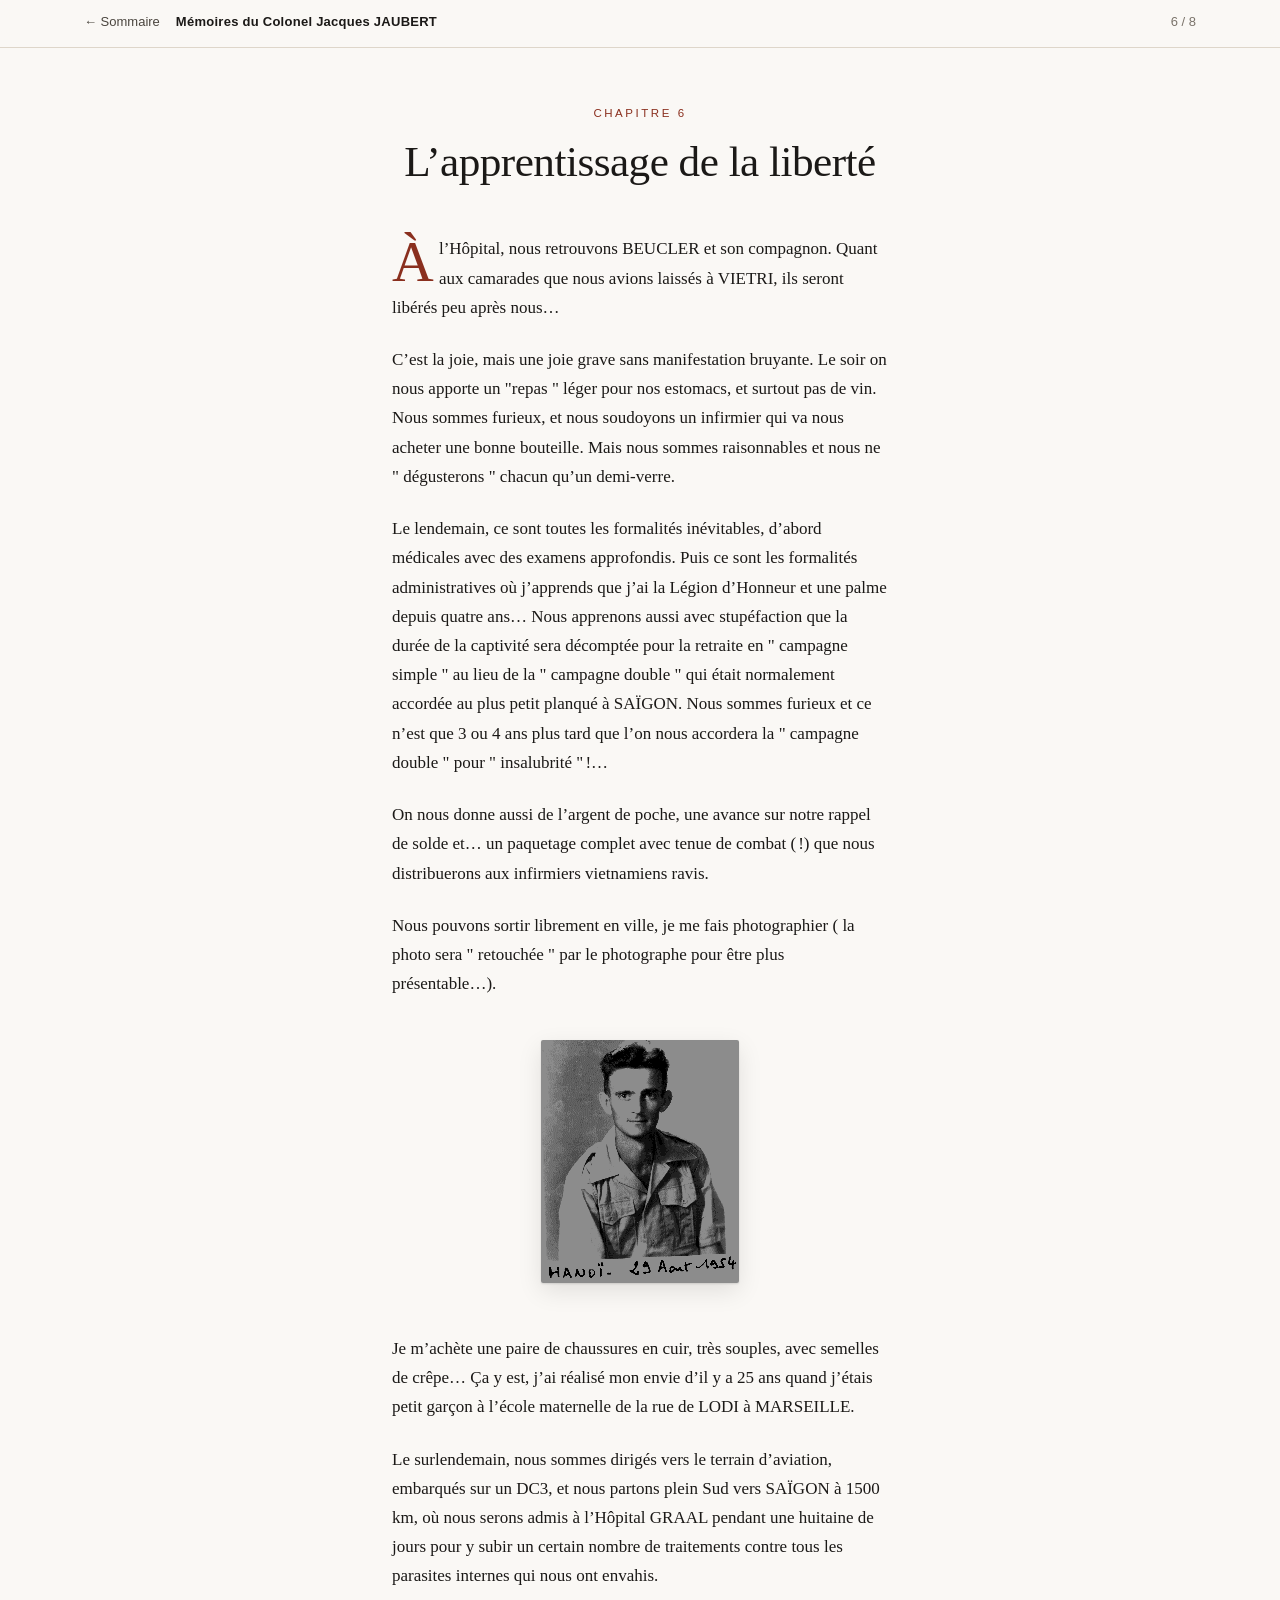
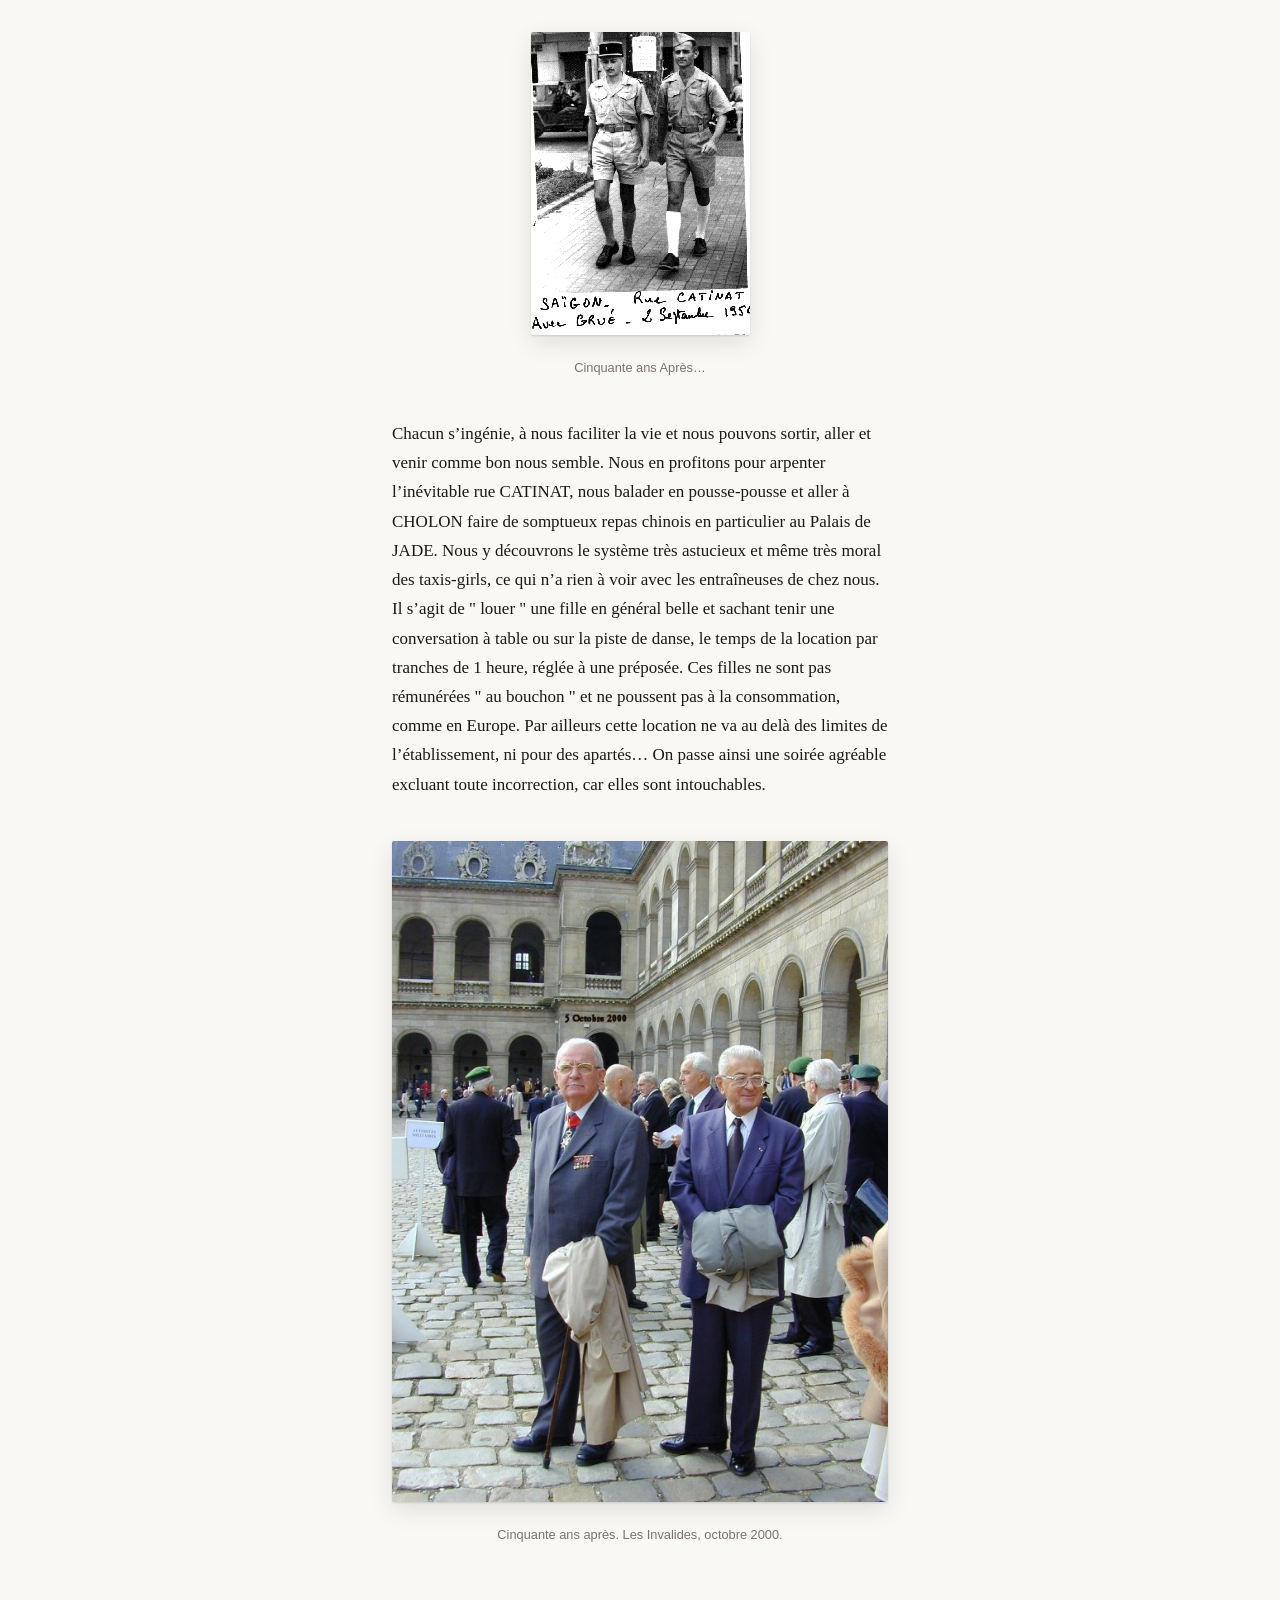
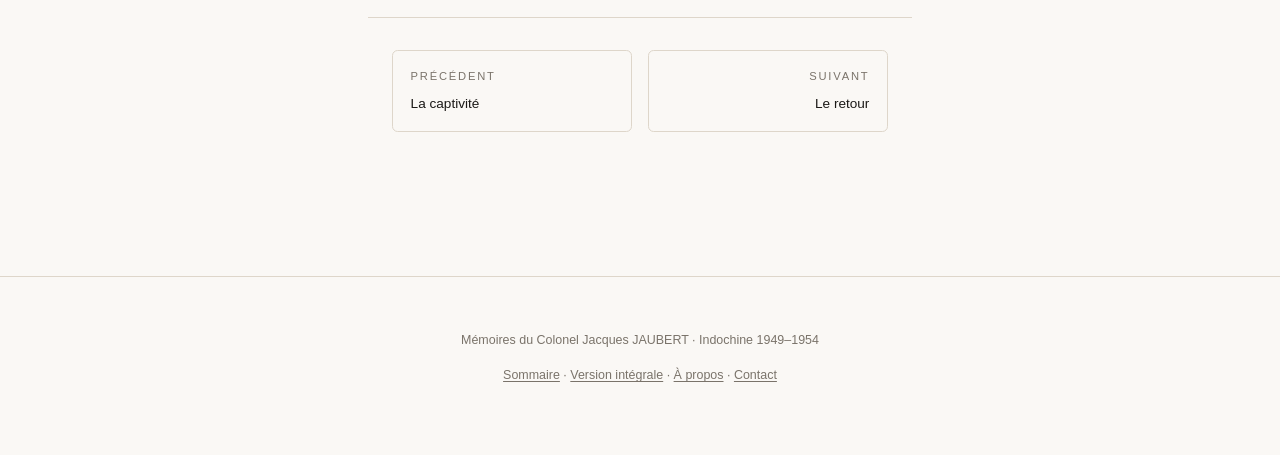
<file: 06-liberte.html>
<!DOCTYPE html>
<html lang="fr">
<head>
<meta charset="utf-8">
<meta name="viewport" content="width=device-width, initial-scale=1">
<title>L’apprentissage de la liberté — Mémoires du Colonel Jacques JAUBERT</title>
<meta name="description" content="La libération. L’hôpital, les formalités, la Légion d’honneur apprise avec quatre ans de retard, puis Saïgon avant le retour.">
<meta name="author" content="Colonel Jacques JAUBERT">
<meta name="color-scheme" content="light dark">
<link rel="canonical" href="https://sjaubert.github.io/memoires-indochine/06-liberte.html">
<meta property="og:type" content="article">
<meta property="og:site_name" content="Mémoires du Colonel Jacques JAUBERT">
<meta property="og:locale" content="fr_FR">
<meta property="og:title" content="L’apprentissage de la liberté — Mémoires du Colonel Jacques JAUBERT">
<meta property="og:description" content="La libération. L’hôpital, les formalités, la Légion d’honneur apprise avec quatre ans de retard, puis Saïgon avant le retour.">
<meta property="og:url" content="https://sjaubert.github.io/memoires-indochine/06-liberte.html">
<meta property="og:image" content="https://sjaubert.github.io/memoires-indochine/images/partage.jpg">
<meta property="og:image:width" content="1200">
<meta property="og:image:height" content="630">
<meta name="twitter:card" content="summary_large_image">
<meta name="twitter:title" content="L’apprentissage de la liberté — Mémoires du Colonel Jacques JAUBERT">
<meta name="twitter:description" content="La libération. L’hôpital, les formalités, la Légion d’honneur apprise avec quatre ans de retard, puis Saïgon avant le retour.">
<meta name="twitter:image" content="https://sjaubert.github.io/memoires-indochine/images/partage.jpg">
<link rel="stylesheet" href="assets/style.css">
</head>
<body data-prec="05-captivite.html" data-suiv="07-retour.html">
<a class="saut-contenu" href="#contenu">Aller au contenu</a>
<header class="barre">
  <div class="barre-i">
    <a href="./" aria-label="Retour au sommaire">← Sommaire</a>
    <span class="barre-titre">Mémoires du Colonel Jacques JAUBERT</span>
    <span class="barre-chap">6 / 8</span>
  </div>
  <div class="jauge"><span></span></div>
</header>
<main id="contenu" class="chapitre">
  <div class="chapitre-tete">
    <p class="num">Chapitre 6</p>
    <h1>L’apprentissage de la liberté</h1>
    
  </div>
  <div class="texte">
  <p>À l’Hôpital, nous retrouvons BEUCLER et son compagnon. Quant aux camarades que nous avions laissés à VIETRI, ils seront libérés peu après nous…</p>
  <p>C’est la joie, mais une joie grave sans manifestation bruyante. Le soir on nous apporte un &quot;repas &quot; léger pour nos estomacs, et surtout pas de vin. Nous sommes furieux, et nous soudoyons un infirmier qui va nous acheter une bonne bouteille. Mais nous sommes raisonnables et nous ne &quot; dégusterons &quot; chacun qu’un demi-verre.</p>
  <p>Le lendemain, ce sont toutes les formalités inévitables, d’abord médicales avec des examens approfondis. Puis ce sont les formalités administratives où j’apprends que j’ai la Légion d’Honneur et une palme depuis quatre ans… Nous apprenons aussi avec stupéfaction que la durée de la captivité sera décomptée pour la retraite en &quot; campagne simple &quot; au lieu de la &quot; campagne double &quot; qui était normalement accordée au plus petit planqué à SAÏGON. Nous sommes furieux et ce n’est que 3 ou 4 ans plus tard que l’on nous accordera la &quot; campagne double &quot; pour &quot; insalubrité &quot; !…</p>
  <p>On nous donne aussi de l’argent de poche, une avance sur notre rappel de solde et… un paquetage complet avec tenue de combat ( !) que nous distribuerons aux infirmiers vietnamiens ravis.</p>
  <p>Nous pouvons sortir librement en ville, je me fais photographier ( la photo sera &quot; retouchée &quot; par le photographe pour être plus présentable…).</p>
  <figure>
    <img src="images/Image7.gif" alt="Photographie d’époque, légende inscrite sur l’image." loading="lazy">
  </figure>
  <p>Je m’achète une paire de chaussures en cuir, très souples, avec semelles de crêpe… Ça y est, j’ai réalisé mon envie d’il y a 25 ans quand j’étais petit garçon à l’école maternelle de la rue de LODI à MARSEILLE.</p>
  <p>Le surlendemain, nous sommes dirigés vers le terrain d’aviation, embarqués sur un DC3, et nous partons plein Sud vers SAÏGON à 1500 km, où nous serons admis à l’Hôpital GRAAL pendant une huitaine de jours pour y subir un certain nombre de traitements contre tous les parasites internes qui nous ont envahis.</p>
  <figure>
    <img src="images/saigon.gif" alt="Photographie d’époque, légende inscrite sur l’image." loading="lazy">
    <figcaption>Cinquante ans Après…</figcaption>
  </figure>
  <p>Chacun s’ingénie, à nous faciliter la vie et nous pouvons sortir, aller et venir comme bon nous semble. Nous en profitons pour arpenter l’inévitable rue CATINAT, nous balader en pousse-pousse et aller à CHOLON faire de somptueux repas chinois en particulier au Palais de JADE. Nous y découvrons le système très astucieux et même très moral des taxis-girls, ce qui n’a rien à voir avec les entraîneuses de chez nous. Il s’agit de &quot; louer &quot; une fille en général belle et sachant tenir une conversation à table ou sur la piste de danse, le temps de la location par tranches de 1 heure, réglée à une préposée. Ces filles ne sont pas rémunérées &quot; au bouchon &quot; et ne poussent pas à la consommation, comme en Europe. Par ailleurs cette location ne va au delà des limites de l’établissement, ni pour des apartés… On passe ainsi une soirée agréable excluant toute incorrection, car elles sont intouchables.</p>
  <figure>
    <img src="images/cinquanteapres.jpg" alt="Photographie d’époque, légende inscrite sur l’image." loading="lazy">
    <figcaption>Cinquante ans après. Les Invalides, octobre 2000.</figcaption>
  </figure>
  </div>
</main>
<div class="pied-chap">
<nav class="nav-chap"><a href="05-captivite.html"><span class="sens">Précédent</span>La captivité</a><a class="droite" href="07-retour.html"><span class="sens">Suivant</span>Le retour</a></nav>
</div>
<footer class="pied">
  <p>Mémoires du Colonel Jacques JAUBERT · Indochine 1949–1954</p>
  <p><a href="./">Sommaire</a> · <a href="integrale.html">Version intégrale</a> · <a href="a-propos.html">À propos</a><span id="contact"></span></p>
</footer>
<script src="assets/script.js" defer></script>
</body>
</html>
</file>
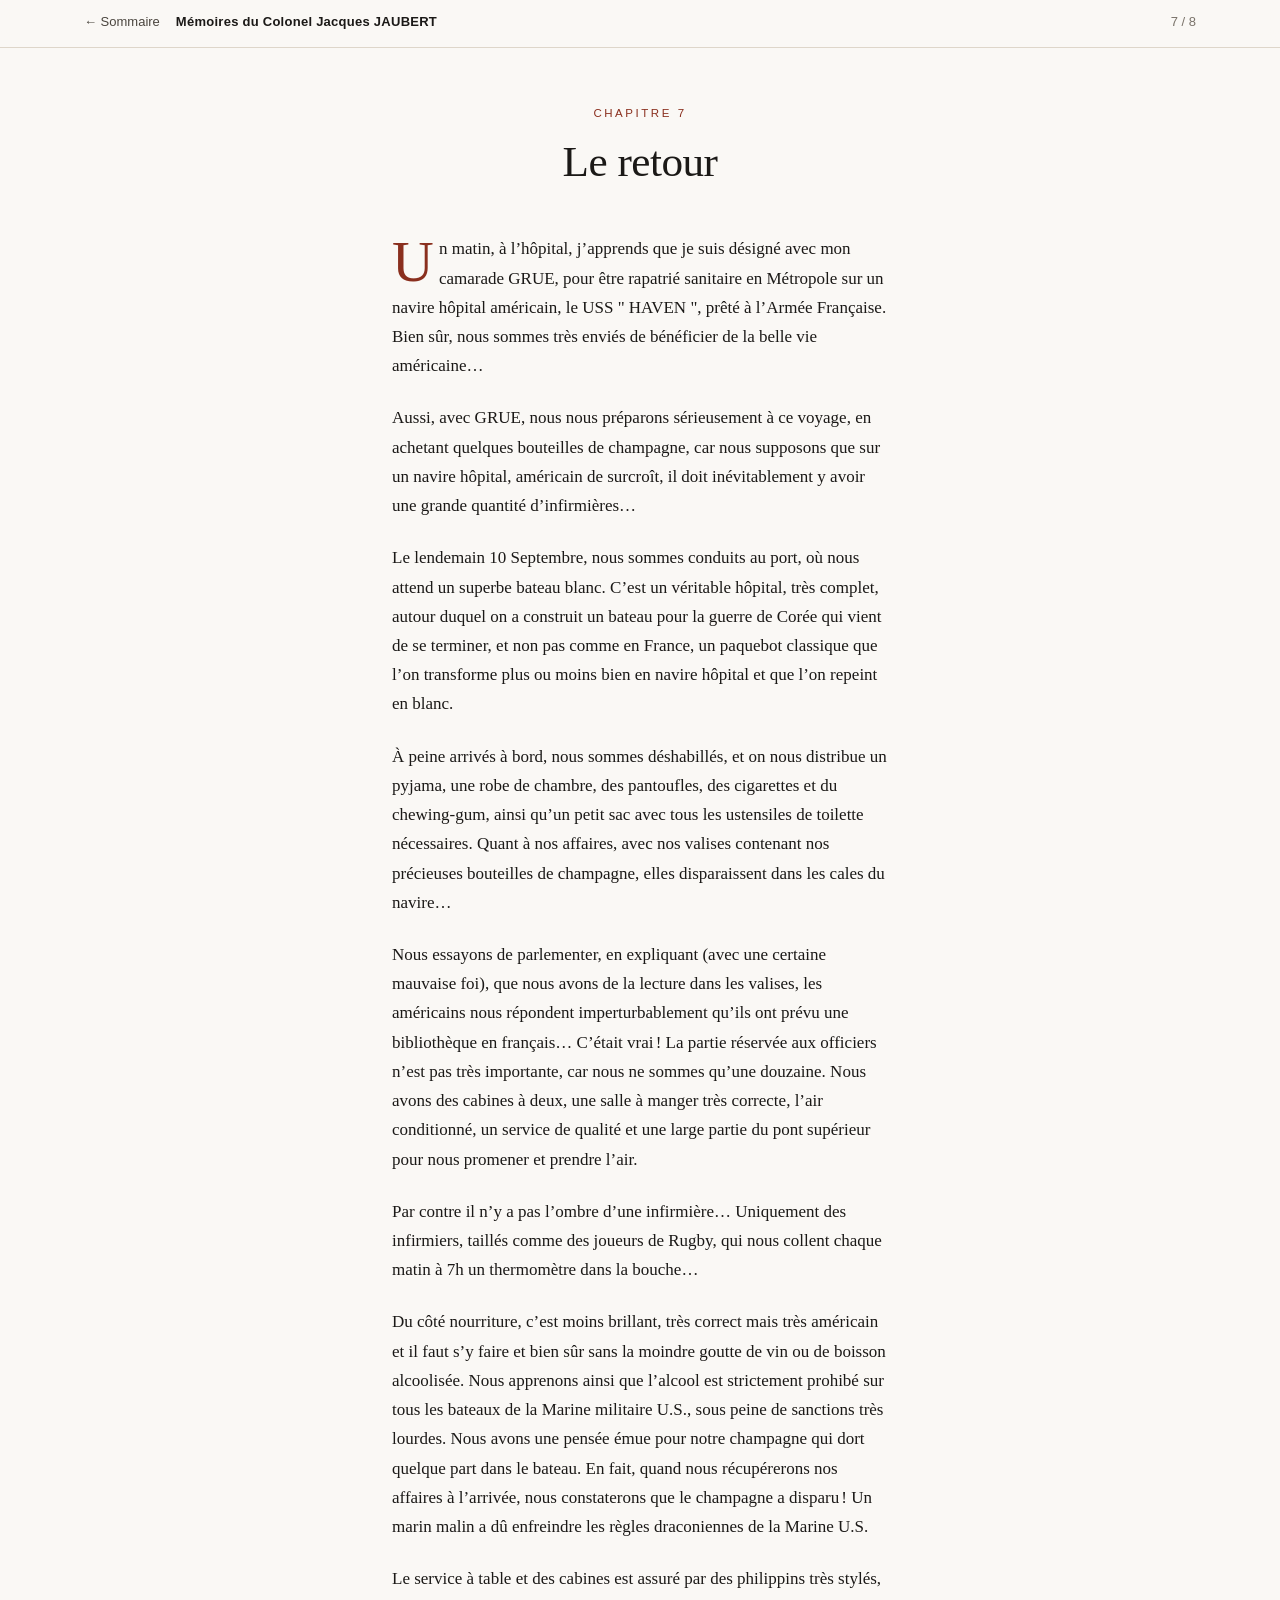
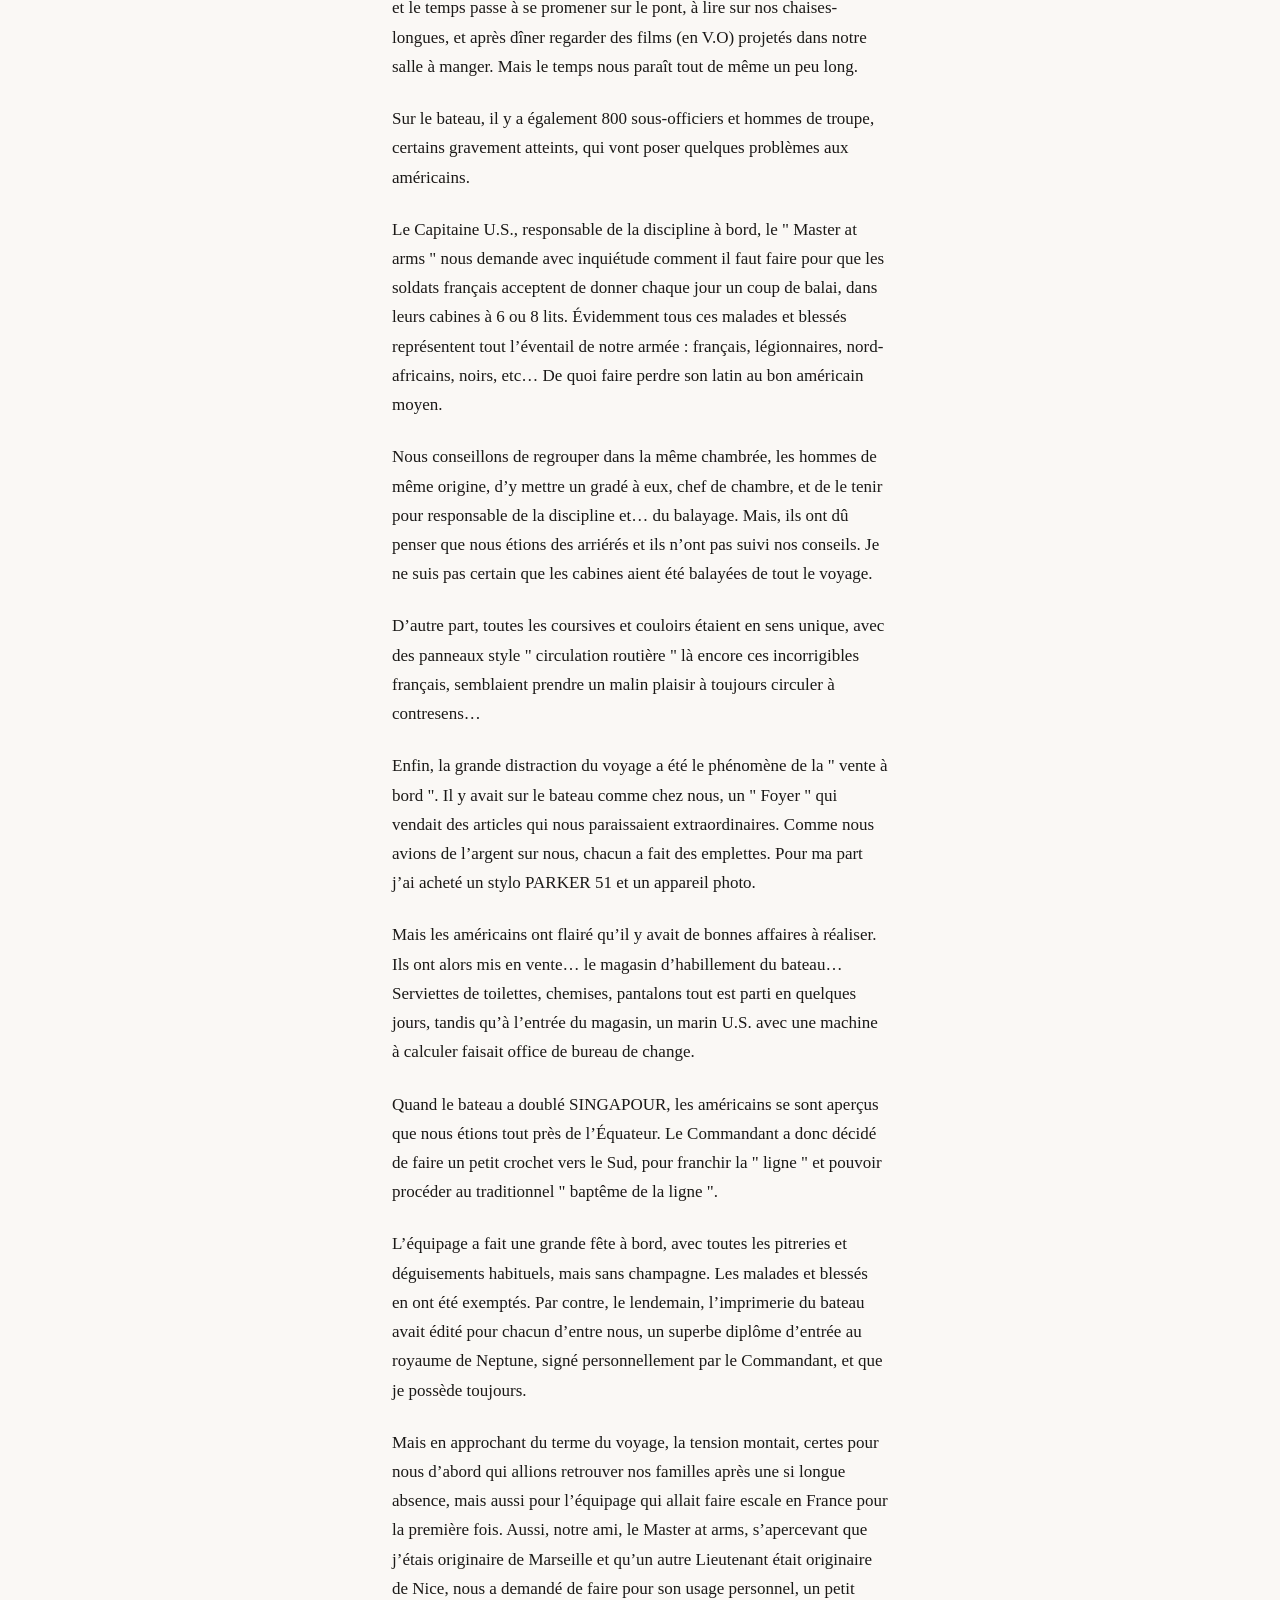
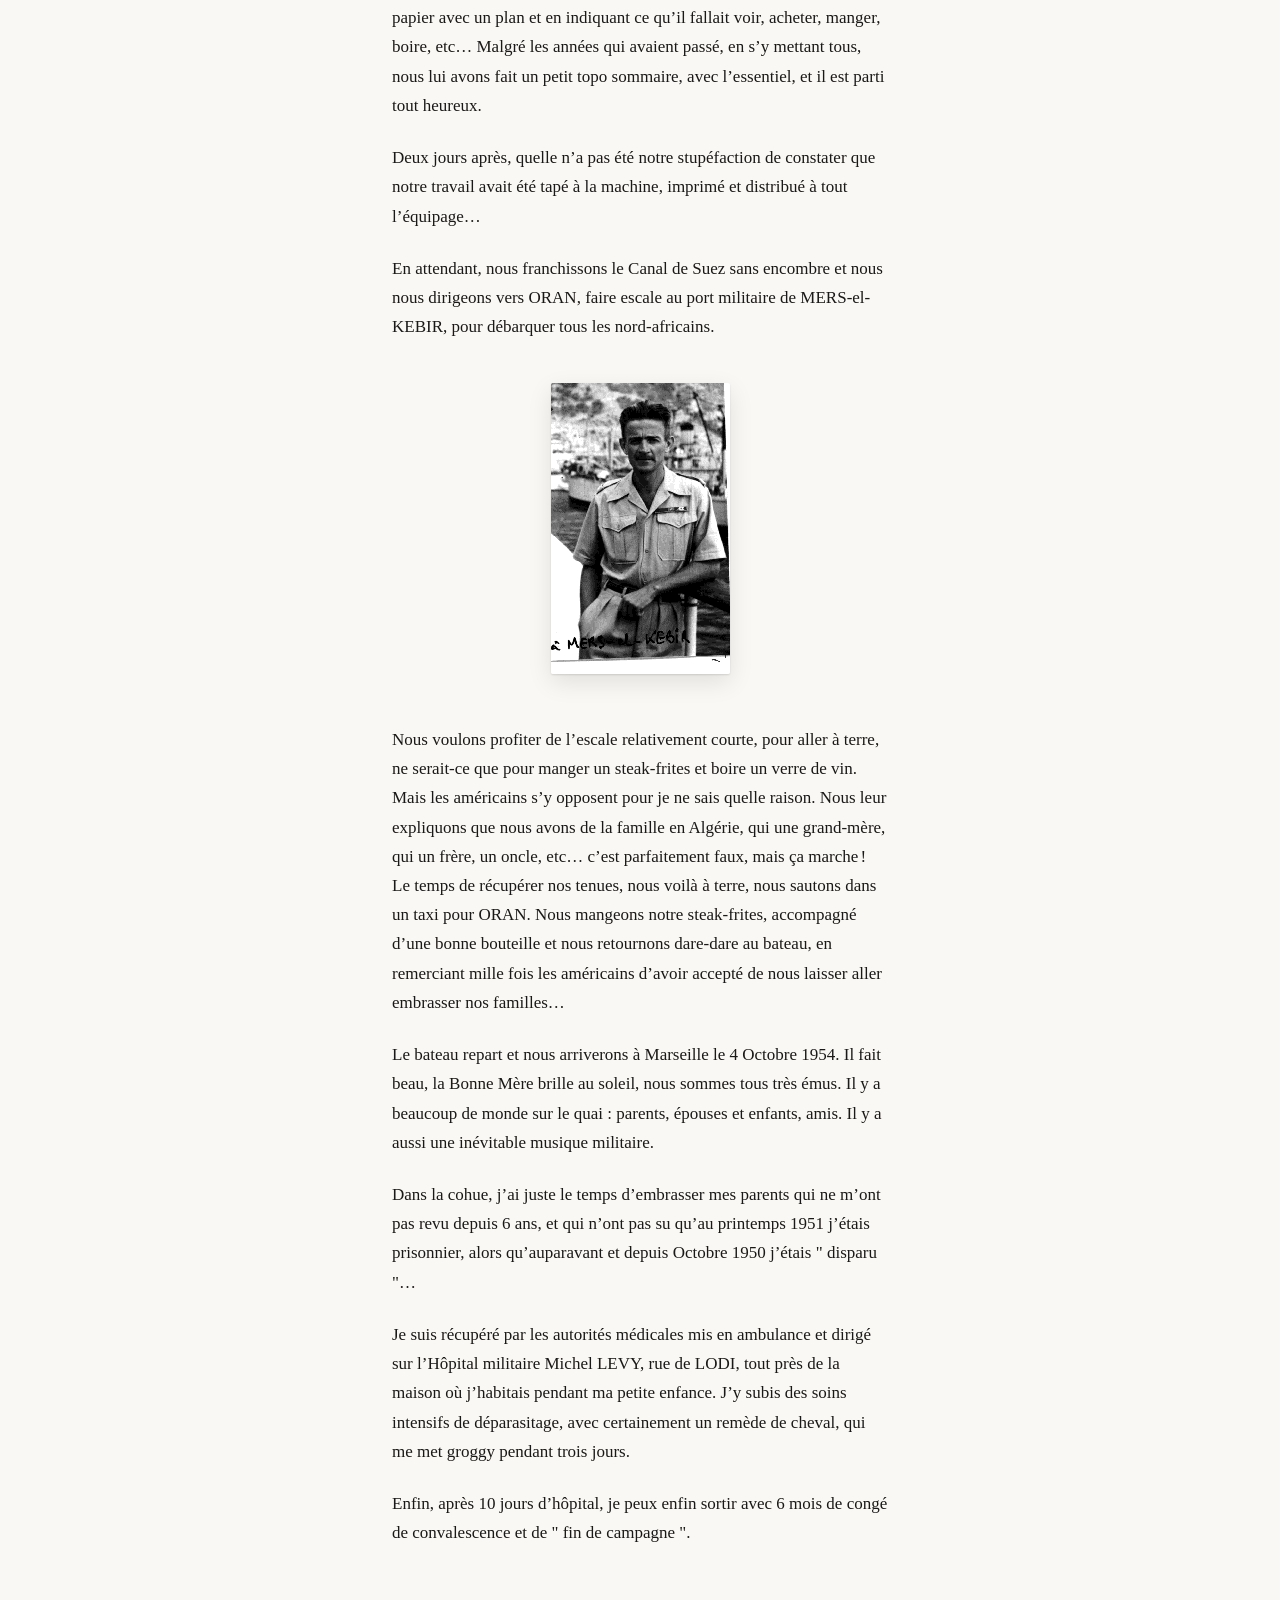
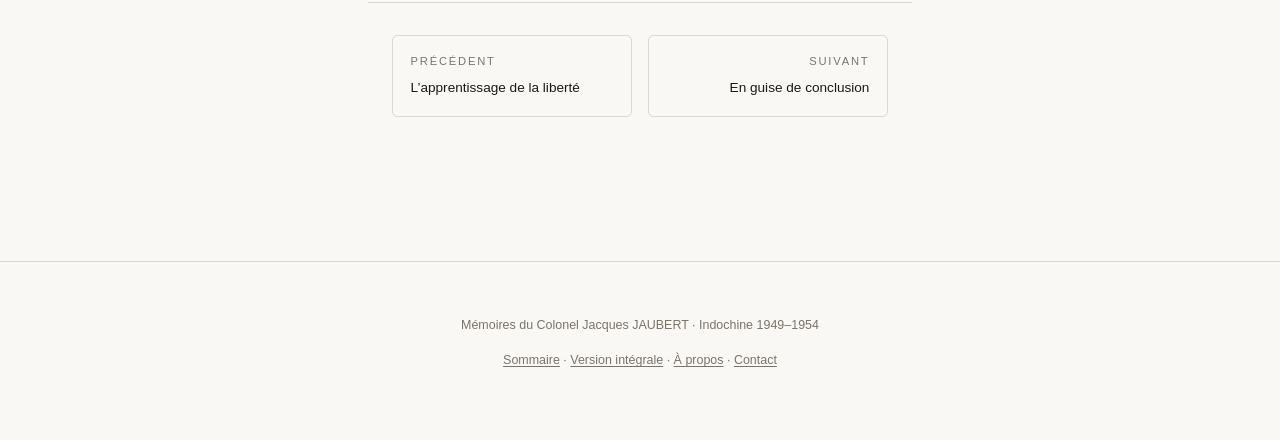
<file: 07-retour.html>
<!DOCTYPE html>
<html lang="fr">
<head>
<meta charset="utf-8">
<meta name="viewport" content="width=device-width, initial-scale=1">
<title>Le retour — Mémoires du Colonel Jacques JAUBERT</title>
<meta name="description" content="Le rapatriement sanitaire à bord du navire-hôpital américain USS Haven, prêté à l’armée française, et le retour en métropole.">
<meta name="author" content="Colonel Jacques JAUBERT">
<meta name="color-scheme" content="light dark">
<link rel="canonical" href="https://sjaubert.github.io/memoires-indochine/07-retour.html">
<meta property="og:type" content="article">
<meta property="og:site_name" content="Mémoires du Colonel Jacques JAUBERT">
<meta property="og:locale" content="fr_FR">
<meta property="og:title" content="Le retour — Mémoires du Colonel Jacques JAUBERT">
<meta property="og:description" content="Le rapatriement sanitaire à bord du navire-hôpital américain USS Haven, prêté à l’armée française, et le retour en métropole.">
<meta property="og:url" content="https://sjaubert.github.io/memoires-indochine/07-retour.html">
<meta property="og:image" content="https://sjaubert.github.io/memoires-indochine/images/partage.jpg">
<meta property="og:image:width" content="1200">
<meta property="og:image:height" content="630">
<meta name="twitter:card" content="summary_large_image">
<meta name="twitter:title" content="Le retour — Mémoires du Colonel Jacques JAUBERT">
<meta name="twitter:description" content="Le rapatriement sanitaire à bord du navire-hôpital américain USS Haven, prêté à l’armée française, et le retour en métropole.">
<meta name="twitter:image" content="https://sjaubert.github.io/memoires-indochine/images/partage.jpg">
<link rel="stylesheet" href="assets/style.css">
</head>
<body data-prec="06-liberte.html" data-suiv="08-conclusion.html">
<a class="saut-contenu" href="#contenu">Aller au contenu</a>
<header class="barre">
  <div class="barre-i">
    <a href="./" aria-label="Retour au sommaire">← Sommaire</a>
    <span class="barre-titre">Mémoires du Colonel Jacques JAUBERT</span>
    <span class="barre-chap">7 / 8</span>
  </div>
  <div class="jauge"><span></span></div>
</header>
<main id="contenu" class="chapitre">
  <div class="chapitre-tete">
    <p class="num">Chapitre 7</p>
    <h1>Le retour</h1>
    
  </div>
  <div class="texte">
  <p>Un matin, à l’hôpital, j’apprends que je suis désigné avec mon camarade GRUE, pour être rapatrié sanitaire en Métropole sur un navire hôpital américain, le USS &quot; HAVEN &quot;, prêté à l’Armée Française. Bien sûr, nous sommes très enviés de bénéficier de la belle vie américaine…</p>
  <p>Aussi, avec GRUE, nous nous préparons sérieusement à ce voyage, en achetant quelques bouteilles de champagne, car nous supposons que sur un navire hôpital, américain de surcroît, il doit inévitablement y avoir une grande quantité d’infirmières…</p>
  <p>Le lendemain 10 Septembre, nous sommes conduits au port, où nous attend un superbe bateau blanc. C’est un véritable hôpital, très complet, autour duquel on a construit un bateau pour la guerre de Corée qui vient de se terminer, et non pas comme en France, un paquebot classique que l’on transforme plus ou moins bien en navire hôpital et que l’on repeint en blanc.</p>
  <p>À peine arrivés à bord, nous sommes déshabillés, et on nous distribue un pyjama, une robe de chambre, des pantoufles, des cigarettes et du chewing-gum, ainsi qu’un petit sac avec tous les ustensiles de toilette nécessaires. Quant à nos affaires, avec nos valises contenant nos précieuses bouteilles de champagne, elles disparaissent dans les cales du navire…</p>
  <p>Nous essayons de parlementer, en expliquant (avec une certaine mauvaise foi), que nous avons de la lecture dans les valises, les américains nous répondent imperturbablement qu’ils ont prévu une bibliothèque en français… C’était vrai ! La partie réservée aux officiers n’est pas très importante, car nous ne sommes qu’une douzaine. Nous avons des cabines à deux, une salle à manger très correcte, l’air conditionné, un service de qualité et une large partie du pont supérieur pour nous promener et prendre l’air.</p>
  <p>Par contre il n’y a pas l’ombre d’une infirmière… Uniquement des infirmiers, taillés comme des joueurs de Rugby, qui nous collent chaque matin à 7h un thermomètre dans la bouche…</p>
  <p>Du côté nourriture, c’est moins brillant, très correct mais très américain et il faut s’y faire et bien sûr sans la moindre goutte de vin ou de boisson alcoolisée. Nous apprenons ainsi que l’alcool est strictement prohibé sur tous les bateaux de la Marine militaire U.S., sous peine de sanctions très lourdes. Nous avons une pensée émue pour notre champagne qui dort quelque part dans le bateau. En fait, quand nous récupérerons nos affaires à l’arrivée, nous constaterons que le champagne a disparu ! Un marin malin a dû enfreindre les règles draconiennes de la Marine U.S.</p>
  <p>Le service à table et des cabines est assuré par des philippins très stylés, et le temps passe à se promener sur le pont, à lire sur nos chaises-longues, et après dîner regarder des films (en V.O) projetés dans notre salle à manger. Mais le temps nous paraît tout de même un peu long.</p>
  <p>Sur le bateau, il y a également 800 sous-officiers et hommes de troupe, certains gravement atteints, qui vont poser quelques problèmes aux américains.</p>
  <p>Le Capitaine U.S., responsable de la discipline à bord, le &quot; Master at arms &quot; nous demande avec inquiétude comment il faut faire pour que les soldats français acceptent de donner chaque jour un coup de balai, dans leurs cabines à 6 ou 8 lits. Évidemment tous ces malades et blessés représentent tout l’éventail de notre armée : français, légionnaires, nord-africains, noirs, etc… De quoi faire perdre son latin au bon américain moyen.</p>
  <p>Nous conseillons de regrouper dans la même chambrée, les hommes de même origine, d’y mettre un gradé à eux, chef de chambre, et de le tenir pour responsable de la discipline et… du balayage. Mais, ils ont dû penser que nous étions des arriérés et ils n’ont pas suivi nos conseils. Je ne suis pas certain que les cabines aient été balayées de tout le voyage.</p>
  <p>D’autre part, toutes les coursives et couloirs étaient en sens unique, avec des panneaux style &quot; circulation routière &quot; là encore ces incorrigibles français, semblaient prendre un malin plaisir à toujours circuler à contresens…</p>
  <p>Enfin, la grande distraction du voyage a été le phénomène de la &quot; vente à bord &quot;. Il y avait sur le bateau comme chez nous, un &quot; Foyer &quot; qui vendait des articles qui nous paraissaient extraordinaires. Comme nous avions de l’argent sur nous, chacun a fait des emplettes. Pour ma part j’ai acheté un stylo PARKER 51 et un appareil photo.</p>
  <p>Mais les américains ont flairé qu’il y avait de bonnes affaires à réaliser. Ils ont alors mis en vente… le magasin d’habillement du bateau… Serviettes de toilettes, chemises, pantalons tout est parti en quelques jours, tandis qu’à l’entrée du magasin, un marin U.S. avec une machine à calculer faisait office de bureau de change.</p>
  <p>Quand le bateau a doublé SINGAPOUR, les américains se sont aperçus que nous étions tout près de l’Équateur. Le Commandant a donc décidé de faire un petit crochet vers le Sud, pour franchir la &quot; ligne &quot; et pouvoir procéder au traditionnel &quot; baptême de la ligne &quot;.</p>
  <p>L’équipage a fait une grande fête à bord, avec toutes les pitreries et déguisements habituels, mais sans champagne. Les malades et blessés en ont été exemptés. Par contre, le lendemain, l’imprimerie du bateau avait édité pour chacun d’entre nous, un superbe diplôme d’entrée au royaume de Neptune, signé personnellement par le Commandant, et que je possède toujours.</p>
  <p>Mais en approchant du terme du voyage, la tension montait, certes pour nous d’abord qui allions retrouver nos familles après une si longue absence, mais aussi pour l’équipage qui allait faire escale en France pour la première fois. Aussi, notre ami, le Master at arms, s’apercevant que j’étais originaire de Marseille et qu’un autre Lieutenant était originaire de Nice, nous a demandé de faire pour son usage personnel, un petit papier avec un plan et en indiquant ce qu’il fallait voir, acheter, manger, boire, etc… Malgré les années qui avaient passé, en s’y mettant tous, nous lui avons fait un petit topo sommaire, avec l’essentiel, et il est parti tout heureux.</p>
  <p>Deux jours après, quelle n’a pas été notre stupéfaction de constater que notre travail avait été tapé à la machine, imprimé et distribué à tout l’équipage…</p>
  <p>En attendant, nous franchissons le Canal de Suez sans encombre et nous nous dirigeons vers ORAN, faire escale au port militaire de MERS-el-KEBIR, pour débarquer tous les nord-africains.</p>
  <figure>
    <img src="images/melk.gif" alt="Photographie d’époque, légende inscrite sur l’image." loading="lazy">
  </figure>
  <p>Nous voulons profiter de l’escale relativement courte, pour aller à terre, ne serait-ce que pour manger un steak-frites et boire un verre de vin. Mais les américains s’y opposent pour je ne sais quelle raison. Nous leur expliquons que nous avons de la famille en Algérie, qui une grand-mère, qui un frère, un oncle, etc… c’est parfaitement faux, mais ça marche ! Le temps de récupérer nos tenues, nous voilà à terre, nous sautons dans un taxi pour ORAN. Nous mangeons notre steak-frites, accompagné d’une bonne bouteille et nous retournons dare-dare au bateau, en remerciant mille fois les américains d’avoir accepté de nous laisser aller embrasser nos familles…</p>
  <p>Le bateau repart et nous arriverons à Marseille le 4 Octobre 1954. Il fait beau, la Bonne Mère brille au soleil, nous sommes tous très émus. Il y a beaucoup de monde sur le quai : parents, épouses et enfants, amis. Il y a aussi une inévitable musique militaire.</p>
  <p>Dans la cohue, j’ai juste le temps d’embrasser mes parents qui ne m’ont pas revu depuis 6 ans, et qui n’ont pas su qu’au printemps 1951 j’étais prisonnier, alors qu’auparavant et depuis Octobre 1950 j’étais &quot; disparu &quot;…</p>
  <p>Je suis récupéré par les autorités médicales mis en ambulance et dirigé sur l’Hôpital militaire Michel LEVY, rue de LODI, tout près de la maison où j’habitais pendant ma petite enfance. J’y subis des soins intensifs de déparasitage, avec certainement un remède de cheval, qui me met groggy pendant trois jours.</p>
  <p>Enfin, après 10 jours d’hôpital, je peux enfin sortir avec 6 mois de congé de convalescence et de &quot; fin de campagne &quot;.</p>
  </div>
</main>
<div class="pied-chap">
<nav class="nav-chap"><a href="06-liberte.html"><span class="sens">Précédent</span>L’apprentissage de la liberté</a><a class="droite" href="08-conclusion.html"><span class="sens">Suivant</span>En guise de conclusion</a></nav>
</div>
<footer class="pied">
  <p>Mémoires du Colonel Jacques JAUBERT · Indochine 1949–1954</p>
  <p><a href="./">Sommaire</a> · <a href="integrale.html">Version intégrale</a> · <a href="a-propos.html">À propos</a><span id="contact"></span></p>
</footer>
<script src="assets/script.js" defer></script>
</body>
</html>
</file>
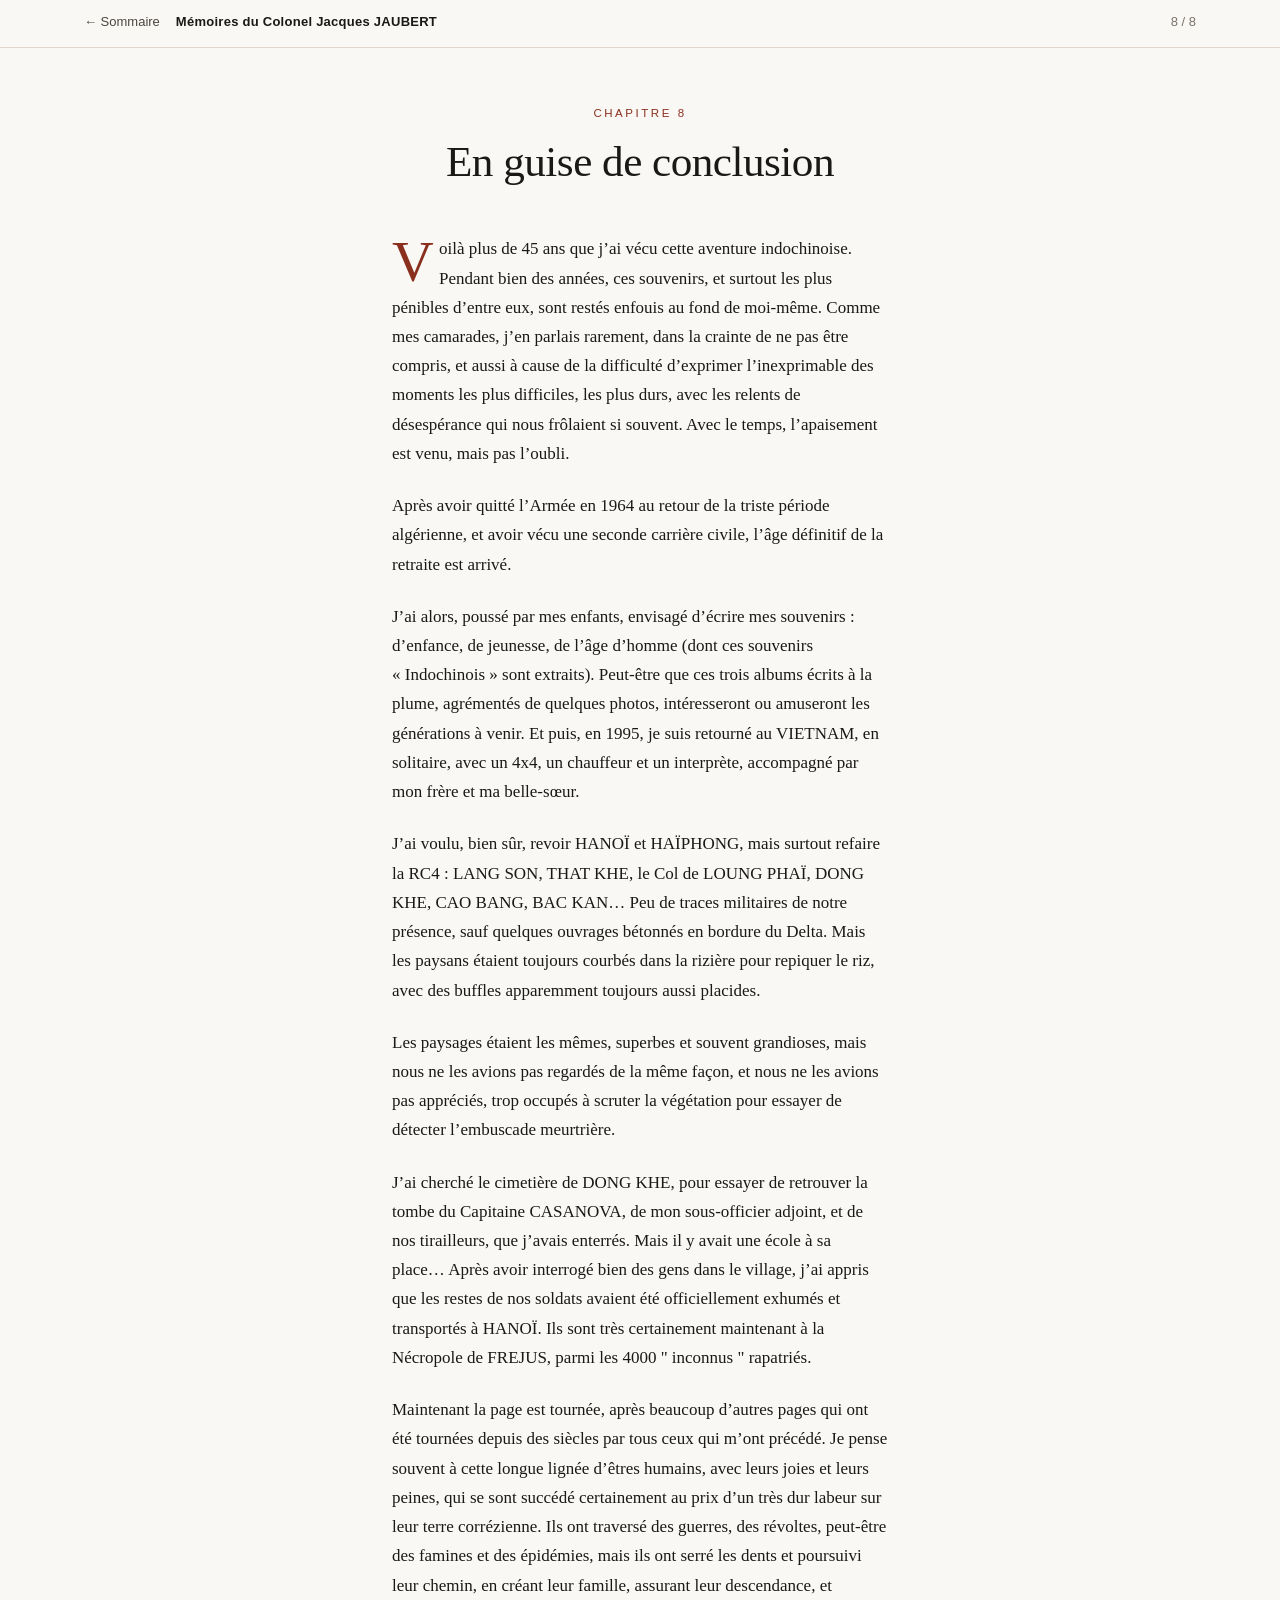
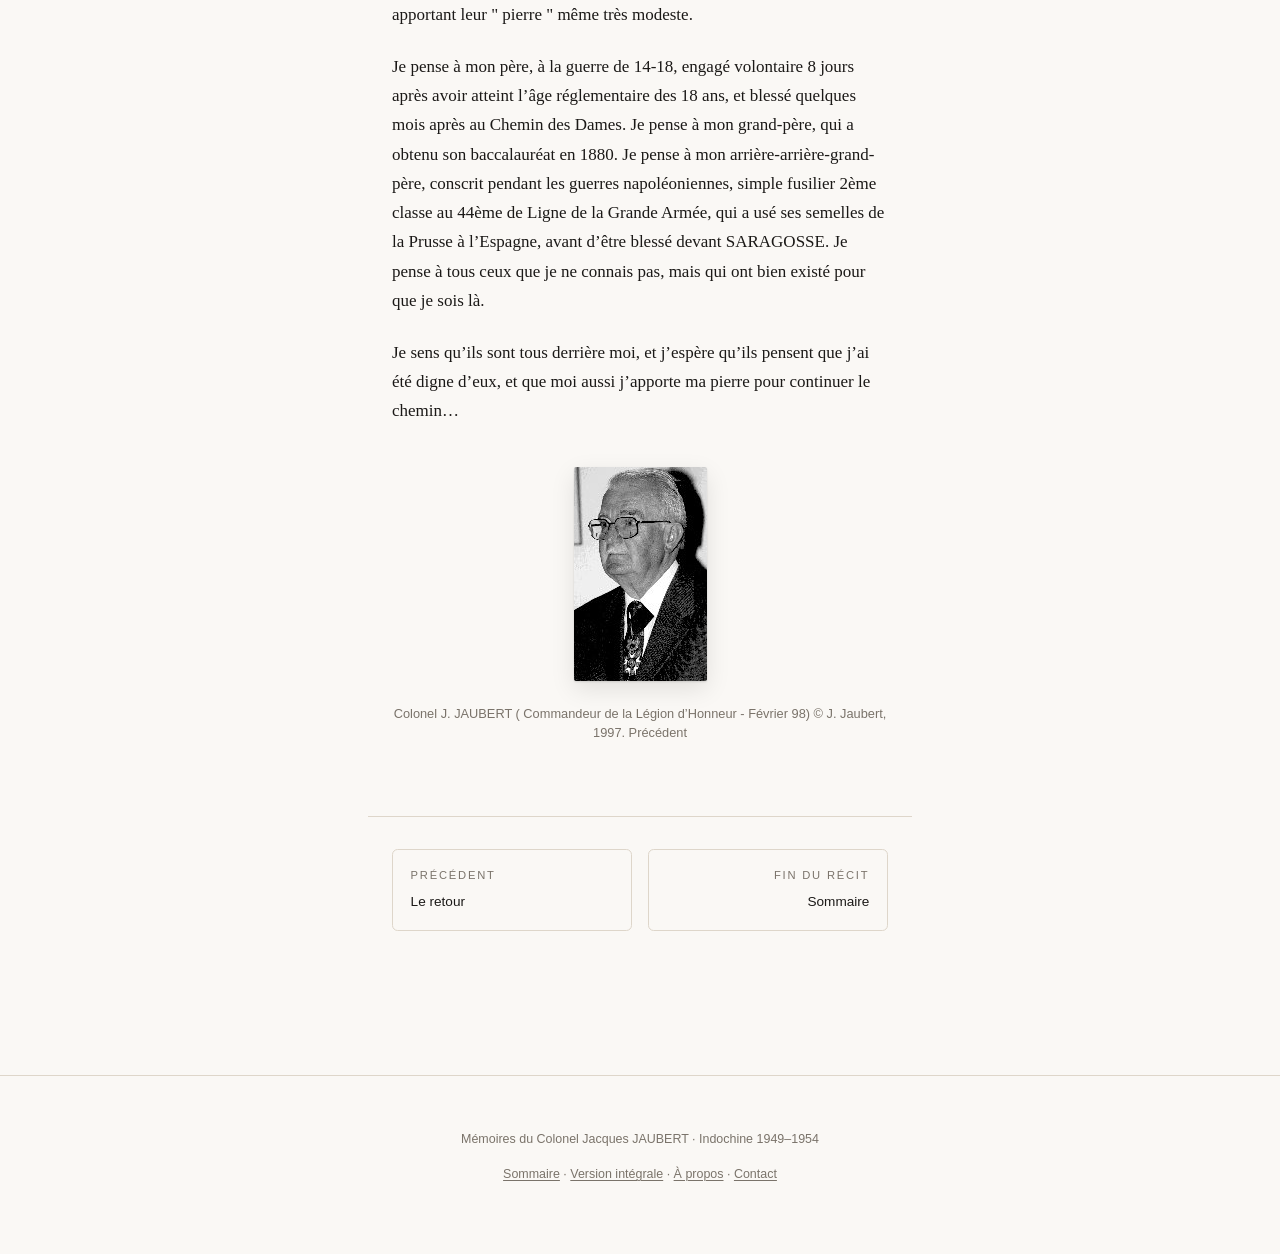
<file: 08-conclusion.html>
<!DOCTYPE html>
<html lang="fr">
<head>
<meta charset="utf-8">
<meta name="viewport" content="width=device-width, initial-scale=1">
<title>En guise de conclusion — Mémoires du Colonel Jacques JAUBERT</title>
<meta name="description" content="Quarante-cinq ans après. Pourquoi ces souvenirs sont restés enfouis, pourquoi ils ont été écrits, et le retour au Vietnam en 1995.">
<meta name="author" content="Colonel Jacques JAUBERT">
<meta name="color-scheme" content="light dark">
<link rel="canonical" href="https://sjaubert.github.io/memoires-indochine/08-conclusion.html">
<meta property="og:type" content="article">
<meta property="og:site_name" content="Mémoires du Colonel Jacques JAUBERT">
<meta property="og:locale" content="fr_FR">
<meta property="og:title" content="En guise de conclusion — Mémoires du Colonel Jacques JAUBERT">
<meta property="og:description" content="Quarante-cinq ans après. Pourquoi ces souvenirs sont restés enfouis, pourquoi ils ont été écrits, et le retour au Vietnam en 1995.">
<meta property="og:url" content="https://sjaubert.github.io/memoires-indochine/08-conclusion.html">
<meta property="og:image" content="https://sjaubert.github.io/memoires-indochine/images/partage.jpg">
<meta property="og:image:width" content="1200">
<meta property="og:image:height" content="630">
<meta name="twitter:card" content="summary_large_image">
<meta name="twitter:title" content="En guise de conclusion — Mémoires du Colonel Jacques JAUBERT">
<meta name="twitter:description" content="Quarante-cinq ans après. Pourquoi ces souvenirs sont restés enfouis, pourquoi ils ont été écrits, et le retour au Vietnam en 1995.">
<meta name="twitter:image" content="https://sjaubert.github.io/memoires-indochine/images/partage.jpg">
<link rel="stylesheet" href="assets/style.css">
</head>
<body data-prec="07-retour.html" data-suiv="index.html">
<a class="saut-contenu" href="#contenu">Aller au contenu</a>
<header class="barre">
  <div class="barre-i">
    <a href="./" aria-label="Retour au sommaire">← Sommaire</a>
    <span class="barre-titre">Mémoires du Colonel Jacques JAUBERT</span>
    <span class="barre-chap">8 / 8</span>
  </div>
  <div class="jauge"><span></span></div>
</header>
<main id="contenu" class="chapitre">
  <div class="chapitre-tete">
    <p class="num">Chapitre 8</p>
    <h1>En guise de conclusion</h1>
    
  </div>
  <div class="texte">
  <p>Voilà plus de 45 ans que j’ai vécu cette aventure indochinoise. Pendant bien des années, ces souvenirs, et surtout les plus pénibles d’entre eux, sont restés enfouis au fond de moi-même. Comme mes camarades, j’en parlais rarement, dans la crainte de ne pas être compris, et aussi à cause de la difficulté d’exprimer l’inexprimable des moments les plus difficiles, les plus durs, avec les relents de désespérance qui nous frôlaient si souvent. Avec le temps, l’apaisement est venu, mais pas l’oubli.</p>
  <p>Après avoir quitté l’Armée en 1964 au retour de la triste période algérienne, et avoir vécu une seconde carrière civile, l’âge définitif de la retraite est arrivé.</p>
  <p>J’ai alors, poussé par mes enfants, envisagé d’écrire mes souvenirs : d’enfance, de jeunesse, de l’âge d’homme (dont ces souvenirs « Indochinois » sont extraits). Peut-être que ces trois albums écrits à la plume, agrémentés de quelques photos, intéresseront ou amuseront les générations à venir. Et puis, en 1995, je suis retourné au VIETNAM, en solitaire, avec un 4x4, un chauffeur et un interprète, accompagné par mon frère et ma belle-sœur.</p>
  <p>J’ai voulu, bien sûr, revoir HANOÏ et HAÏPHONG, mais surtout refaire la RC4 : LANG SON, THAT KHE, le Col de LOUNG PHAÏ, DONG KHE, CAO BANG, BAC KAN… Peu de traces militaires de notre présence, sauf quelques ouvrages bétonnés en bordure du Delta. Mais les paysans étaient toujours courbés dans la rizière pour repiquer le riz, avec des buffles apparemment toujours aussi placides.</p>
  <p>Les paysages étaient les mêmes, superbes et souvent grandioses, mais nous ne les avions pas regardés de la même façon, et nous ne les avions pas appréciés, trop occupés à scruter la végétation pour essayer de détecter l’embuscade meurtrière.</p>
  <p>J’ai cherché le cimetière de DONG KHE, pour essayer de retrouver la tombe du Capitaine CASANOVA, de mon sous-officier adjoint, et de nos tirailleurs, que j’avais enterrés. Mais il y avait une école à sa place… Après avoir interrogé bien des gens dans le village, j’ai appris que les restes de nos soldats avaient été officiellement exhumés et transportés à HANOÏ. Ils sont très certainement maintenant à la Nécropole de FREJUS, parmi les 4000 &quot; inconnus &quot; rapatriés.</p>
  <p>Maintenant la page est tournée, après beaucoup d’autres pages qui ont été tournées depuis des siècles par tous ceux qui m’ont précédé. Je pense souvent à cette longue lignée d’êtres humains, avec leurs joies et leurs peines, qui se sont succédé certainement au prix d’un très dur labeur sur leur terre corrézienne. Ils ont traversé des guerres, des révoltes, peut-être des famines et des épidémies, mais ils ont serré les dents et poursuivi leur chemin, en créant leur famille, assurant leur descendance, et apportant leur &quot; pierre &quot; même très modeste.</p>
  <p>Je pense à mon père, à la guerre de 14-18, engagé volontaire 8 jours après avoir atteint l’âge réglementaire des 18 ans, et blessé quelques mois après au Chemin des Dames. Je pense à mon grand-père, qui a obtenu son baccalauréat en 1880. Je pense à mon arrière-arrière-grand-père, conscrit pendant les guerres napoléoniennes, simple fusilier 2ème classe au 44ème de Ligne de la Grande Armée, qui a usé ses semelles de la Prusse à l’Espagne, avant d’être blessé devant SARAGOSSE. Je pense à tous ceux que je ne connais pas, mais qui ont bien existé pour que je sois là.</p>
  <p>Je sens qu’ils sont tous derrière moi, et j’espère qu’ils pensent que j’ai été digne d’eux, et que moi aussi j’apporte ma pierre pour continuer le chemin…</p>
  <figure>
    <img src="images/Image5.jpg" alt="Photographie d’époque, légende inscrite sur l’image." loading="lazy">
    <figcaption>Colonel J. JAUBERT ( Commandeur de la Légion d’Honneur - Février 98) © J. Jaubert, 1997. Précédent</figcaption>
  </figure>
  </div>
</main>
<div class="pied-chap">
<nav class="nav-chap"><a href="07-retour.html"><span class="sens">Précédent</span>Le retour</a><a class="droite" href="./"><span class="sens">Fin du récit</span>Sommaire</a></nav>
</div>
<footer class="pied">
  <p>Mémoires du Colonel Jacques JAUBERT · Indochine 1949–1954</p>
  <p><a href="./">Sommaire</a> · <a href="integrale.html">Version intégrale</a> · <a href="a-propos.html">À propos</a><span id="contact"></span></p>
</footer>
<script src="assets/script.js" defer></script>
</body>
</html>
</file>
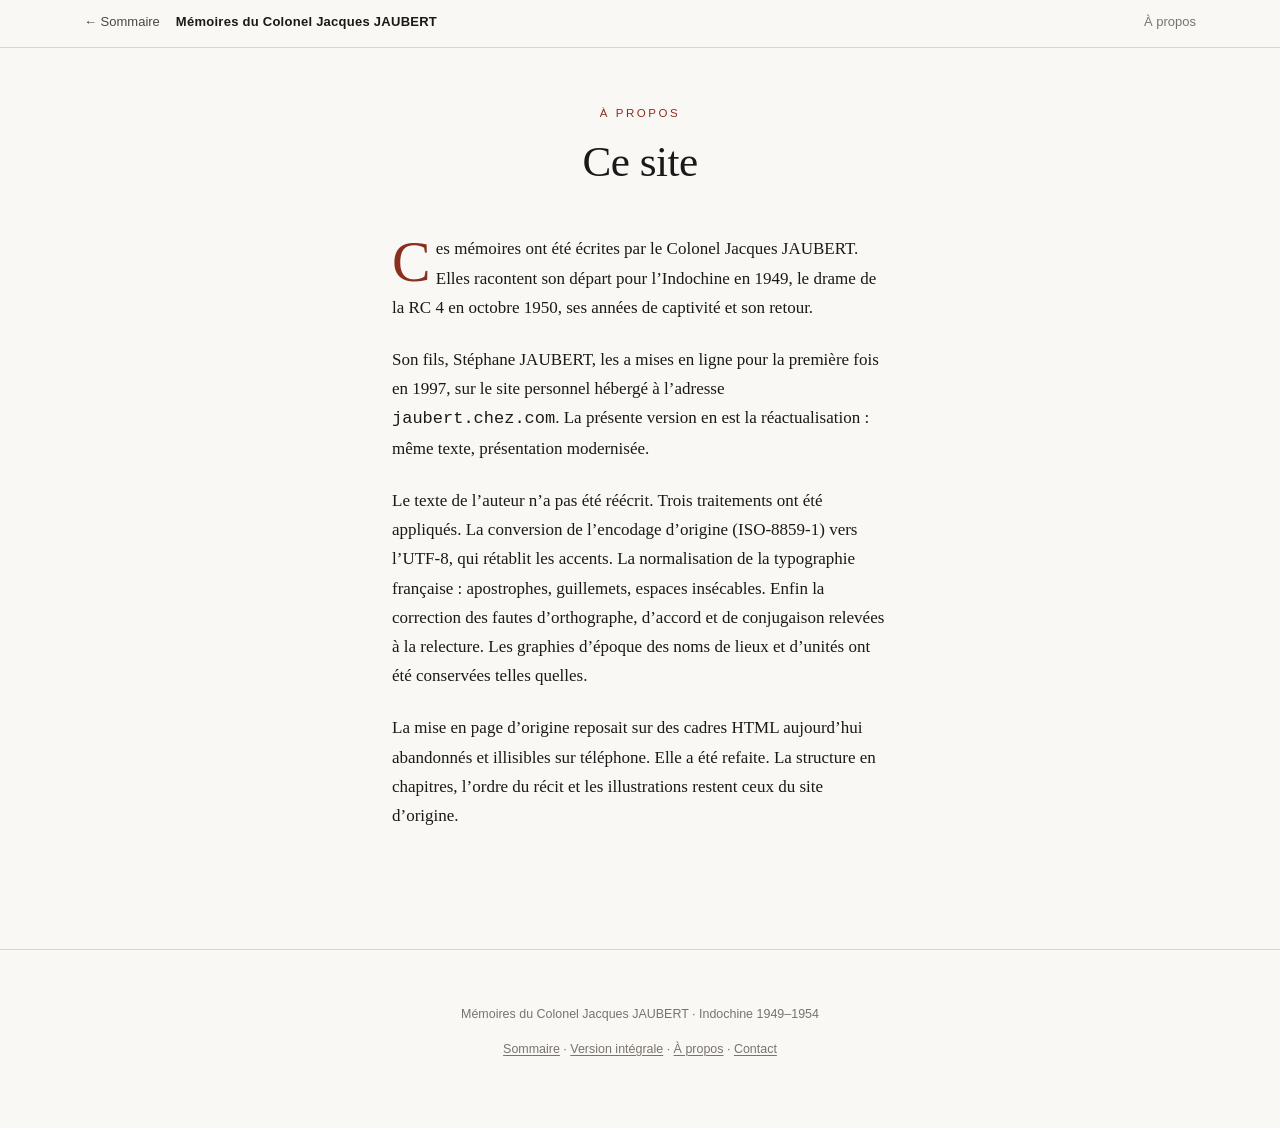
<file: a-propos.html>
<!DOCTYPE html>
<html lang="fr">
<head>
<meta charset="utf-8">
<meta name="viewport" content="width=device-width, initial-scale=1">
<title>À propos — Mémoires du Colonel Jacques JAUBERT</title>
<meta name="description" content="Origine de ces mémoires, mise en ligne en 1997 par le fils de l’auteur, et traitements appliqués au texte lors de la refonte du site.">
<meta name="author" content="Colonel Jacques JAUBERT">
<meta name="color-scheme" content="light dark">
<link rel="canonical" href="https://sjaubert.github.io/memoires-indochine/a-propos.html">
<meta property="og:type" content="article">
<meta property="og:site_name" content="Mémoires du Colonel Jacques JAUBERT">
<meta property="og:locale" content="fr_FR">
<meta property="og:title" content="À propos — Mémoires du Colonel Jacques JAUBERT">
<meta property="og:description" content="Origine de ces mémoires, mise en ligne en 1997 par le fils de l’auteur, et traitements appliqués au texte lors de la refonte du site.">
<meta property="og:url" content="https://sjaubert.github.io/memoires-indochine/a-propos.html">
<meta property="og:image" content="https://sjaubert.github.io/memoires-indochine/images/partage.jpg">
<meta property="og:image:width" content="1200">
<meta property="og:image:height" content="630">
<meta name="twitter:card" content="summary_large_image">
<meta name="twitter:title" content="À propos — Mémoires du Colonel Jacques JAUBERT">
<meta name="twitter:description" content="Origine de ces mémoires, mise en ligne en 1997 par le fils de l’auteur, et traitements appliqués au texte lors de la refonte du site.">
<meta name="twitter:image" content="https://sjaubert.github.io/memoires-indochine/images/partage.jpg">
<link rel="stylesheet" href="assets/style.css">
</head>
<body>
<a class="saut-contenu" href="#contenu">Aller au contenu</a>
<header class="barre">
  <div class="barre-i">
    <a href="./" aria-label="Retour au sommaire">← Sommaire</a>
    <span class="barre-titre">Mémoires du Colonel Jacques JAUBERT</span>
    <span class="barre-chap">À propos</span>
  </div>
  <div class="jauge"><span></span></div>
</header>
<main id="contenu" class="chapitre">
  <div class="chapitre-tete">
    <p class="num">À propos</p>
    <h1>Ce site</h1>
  </div>
  <div class="texte">
    <p>Ces mémoires ont été écrites par le Colonel Jacques JAUBERT. Elles
    racontent son départ pour l’Indochine en 1949, le drame de la RC 4 en
    octobre 1950, ses années de captivité et son retour.</p>
    <p>Son fils, Stéphane JAUBERT, les a mises en ligne pour la première fois
    en 1997, sur le site personnel hébergé à l’adresse
    <code>jaubert.chez.com</code>. La présente version en est la
    réactualisation : même texte, présentation modernisée.</p>
    <p>Le texte de l’auteur n’a pas été réécrit. Trois traitements ont été
    appliqués. La conversion de l’encodage d’origine (ISO-8859-1) vers l’UTF-8,
    qui rétablit les accents. La normalisation de la typographie française :
    apostrophes, guillemets, espaces insécables. Enfin la correction des fautes
    d’orthographe, d’accord et de conjugaison relevées à la relecture. Les
    graphies d’époque des noms de lieux et d’unités ont été conservées telles
    quelles.</p>
    <p>La mise en page d’origine reposait sur des cadres HTML aujourd’hui
    abandonnés et illisibles sur téléphone. Elle a été refaite. La structure en
    chapitres, l’ordre du récit et les illustrations restent ceux du site
    d’origine.</p>
  </div>
</main>
<footer class="pied">
  <p>Mémoires du Colonel Jacques JAUBERT · Indochine 1949–1954</p>
  <p><a href="./">Sommaire</a> · <a href="integrale.html">Version intégrale</a> · <a href="a-propos.html">À propos</a><span id="contact"></span></p>
</footer>
<script src="assets/script.js" defer></script>
</body>
</html>
</file>
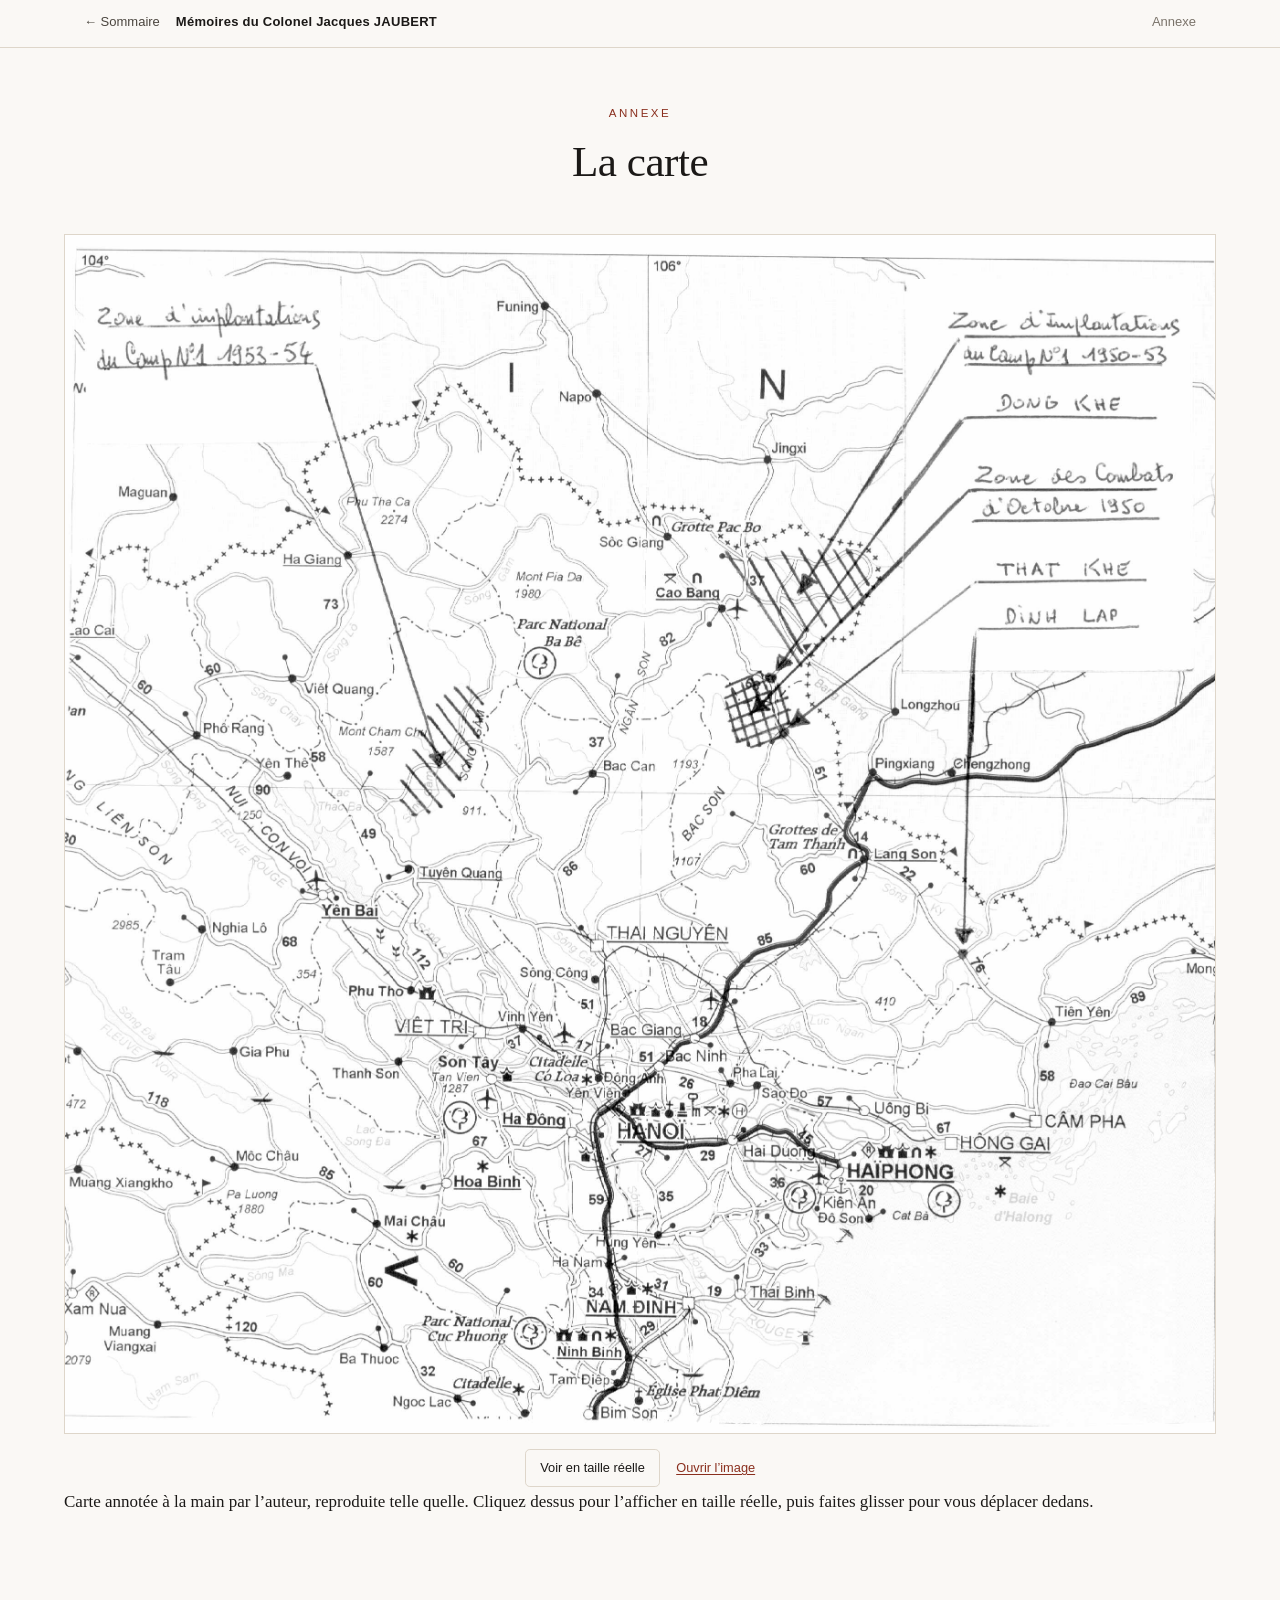
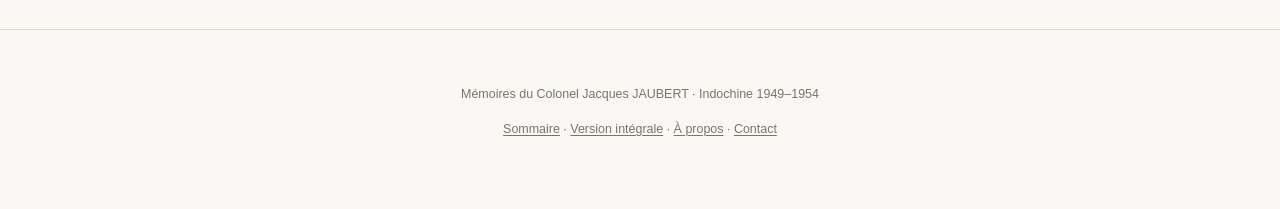
<file: carte.html>
<!DOCTYPE html>
<html lang="fr">
<head>
<meta charset="utf-8">
<meta name="viewport" content="width=device-width, initial-scale=1">
<title>La carte — Mémoires du Colonel Jacques JAUBERT</title>
<meta name="description" content="Carte du Tonkin annotée à la main par l’auteur : zones d’implantation du camp n° 1, zone des combats d’octobre 1950, Dong Khe, That Khe.">
<meta name="author" content="Colonel Jacques JAUBERT">
<meta name="color-scheme" content="light dark">
<link rel="canonical" href="https://sjaubert.github.io/memoires-indochine/carte.html">
<meta property="og:type" content="article">
<meta property="og:site_name" content="Mémoires du Colonel Jacques JAUBERT">
<meta property="og:locale" content="fr_FR">
<meta property="og:title" content="La carte — Mémoires du Colonel Jacques JAUBERT">
<meta property="og:description" content="Carte du Tonkin annotée à la main par l’auteur : zones d’implantation du camp n° 1, zone des combats d’octobre 1950, Dong Khe, That Khe.">
<meta property="og:url" content="https://sjaubert.github.io/memoires-indochine/carte.html">
<meta property="og:image" content="https://sjaubert.github.io/memoires-indochine/images/partage.jpg">
<meta property="og:image:width" content="1200">
<meta property="og:image:height" content="630">
<meta name="twitter:card" content="summary_large_image">
<meta name="twitter:title" content="La carte — Mémoires du Colonel Jacques JAUBERT">
<meta name="twitter:description" content="Carte du Tonkin annotée à la main par l’auteur : zones d’implantation du camp n° 1, zone des combats d’octobre 1950, Dong Khe, That Khe.">
<meta name="twitter:image" content="https://sjaubert.github.io/memoires-indochine/images/partage.jpg">
<link rel="stylesheet" href="assets/style.css">
</head>
<body>
<a class="saut-contenu" href="#contenu">Aller au contenu</a>
<header class="barre">
  <div class="barre-i">
    <a href="./" aria-label="Retour au sommaire">← Sommaire</a>
    <span class="barre-titre">Mémoires du Colonel Jacques JAUBERT</span>
    <span class="barre-chap">Annexe</span>
  </div>
  <div class="jauge"><span></span></div>
</header>
<main id="contenu" class="large">
  <div class="chapitre-tete">
    <p class="num">Annexe</p>
    <h1>La carte</h1>
  </div>
  <figure class="carte">
    <div class="carte-cadre"><img src="images/carte.jpg" alt="Carte du Tonkin et de la frontière chinoise, annotée à la main par l’auteur : zone d’implantation du Camp n° 1 en 1950-53 et en 1953-54, zone des combats d’octobre 1950, Dong Khe, That Khe, Dinh Lap."></div>
    <div class="carte-outils">
      <button type="button" class="js-zoom">Voir en taille réelle</button>
      <a href="images/carte.jpg" target="_blank" rel="noopener">Ouvrir l’image</a>
    </div>
    <figcaption>Carte annotée à la main par l’auteur, reproduite telle quelle.
    Cliquez dessus pour l’afficher en taille réelle, puis faites glisser pour
    vous déplacer dedans.</figcaption>
  </figure>
</main>
<footer class="pied">
  <p>Mémoires du Colonel Jacques JAUBERT · Indochine 1949–1954</p>
  <p><a href="./">Sommaire</a> · <a href="integrale.html">Version intégrale</a> · <a href="a-propos.html">À propos</a><span id="contact"></span></p>
</footer>
<script src="assets/script.js" defer></script>
</body>
</html>
</file>
<file: assets/style.css>
/* ==========================================================================
   Memoires du Colonel Jacques JAUBERT
   Feuille de style unique. Aucune dependance externe : le site fonctionne
   hors ligne, sans internet, sans police a telecharger.
   ========================================================================== */

:root{
  --papier:#faf8f5;
  --papier-2:#f2ede5;
  --encre:#1b1917;
  --encre-2:#4a453e;
  --discret:#7a736a;
  --filet:#ded6ca;
  --accent:#8a2f1e;
  --accent-clair:#b5573f;
  --mesure:34rem;
  --serif: Iowan Old Style, Palatino Linotype, Palatino, Georgia, Cambria, "Times New Roman", serif;
  --sans: -apple-system, BlinkMacSystemFont, "Segoe UI", Roboto, Helvetica, Arial, sans-serif;
}

@media (prefers-color-scheme: dark){
  :root{
    --papier:#161513; --papier-2:#1f1d1a; --encre:#eae5dc; --encre-2:#c3bcb1;
    --discret:#948c81; --filet:#33302b; --accent:#d4715a; --accent-clair:#e08a72;
  }
}

*,*::before,*::after{box-sizing:border-box}
html{-webkit-text-size-adjust:100%}
body{
  margin:0; background:var(--papier); color:var(--encre);
  font-family:var(--serif); font-size:1.0625rem; line-height:1.72;
  text-rendering:optimizeLegibility;
}

a{color:var(--accent); text-underline-offset:.18em; text-decoration-thickness:.06em}
a:hover{color:var(--accent-clair)}
img{max-width:100%; height:auto}

.saut-contenu{position:absolute; left:-9999px}
.saut-contenu:focus{
  left:1rem; top:1rem; z-index:99; background:var(--accent); color:#fff;
  padding:.6rem 1rem; border-radius:.3rem; font-family:var(--sans)
}

/* ------------------------------------------------------------- en-tete */
.barre{
  position:sticky; top:0; z-index:20;
  background:color-mix(in srgb, var(--papier) 92%, transparent);
  backdrop-filter:saturate(1.4) blur(10px);
  border-bottom:1px solid var(--filet);
}
.barre-i{
  max-width:72rem; margin:0 auto; padding:.7rem 1.25rem;
  display:flex; align-items:center; gap:1rem;
  font-family:var(--sans); font-size:.8125rem;
}
.barre a{text-decoration:none; color:var(--encre-2)}
.barre a:hover{color:var(--accent)}
.barre-titre{
  font-weight:600; letter-spacing:.02em; white-space:nowrap;
  overflow:hidden; text-overflow:ellipsis;
}
.barre-chap{color:var(--discret); margin-left:auto; white-space:nowrap}
@media (max-width:34rem){ .barre-chap{display:none} }

.jauge{height:2px; background:transparent}
.jauge span{display:block; height:100%; width:0; background:var(--accent)}

/* ------------------------------------------------------------- couverture */
.couverture{
  max-width:52rem; margin:0 auto; padding:5rem 1.5rem 3rem; text-align:center;
}
.couverture .sur{
  font-family:var(--sans); font-size:.75rem; letter-spacing:.22em;
  text-transform:uppercase; color:var(--discret); margin:0 0 1.4rem;
}
.couverture h1{
  font-size:clamp(2.4rem,7vw,4rem); line-height:1.06; margin:0;
  font-weight:400; letter-spacing:-.015em;
}
.couverture .auteur{
  margin:1.6rem 0 0; font-size:1.15rem; color:var(--encre-2); font-style:italic;
}
.couverture .periode{
  margin:.4rem 0 0; font-family:var(--sans); font-size:.8125rem;
  letter-spacing:.16em; text-transform:uppercase; color:var(--discret);
}
.ornement{
  width:4rem; height:1px; background:var(--filet); margin:2.6rem auto; border:0;
}
.couverture .chapo{
  max-width:32rem; margin:0 auto; color:var(--encre-2); font-size:1.05rem;
}

/* ------------------------------------------------------------- sommaire */
.sommaire{max-width:46rem; margin:0 auto; padding:1rem 1.5rem 5rem}
.sommaire h2{
  font-family:var(--sans); font-size:.75rem; letter-spacing:.2em;
  text-transform:uppercase; color:var(--discret); font-weight:600;
  margin:3rem 0 1.2rem; padding-bottom:.7rem; border-bottom:1px solid var(--filet);
}
.entree{
  display:flex; gap:1.25rem; align-items:baseline;
  padding:1.05rem .5rem; border-bottom:1px solid var(--filet);
  text-decoration:none; color:inherit; transition:background .15s, padding .15s;
}
.entree:hover{background:var(--papier-2); padding-left:.9rem}
.entree .num{
  font-family:var(--sans); font-size:.75rem; font-variant-numeric:tabular-nums;
  color:var(--accent); min-width:1.9rem; font-weight:600; letter-spacing:.06em;
}
.entree .lib{flex:1; font-size:1.12rem}
.entree .meta{
  font-family:var(--sans); font-size:.75rem; color:var(--discret); white-space:nowrap;
}
.entree:hover .lib{color:var(--accent)}

/* ------------------------------------------------------------- chapitre */
.chapitre{max-width:var(--mesure); margin:0 auto; padding:3.5rem 1.5rem 2rem}
.chapitre-tete{margin:0 0 3rem; text-align:center}
.chapitre-tete .num{
  font-family:var(--sans); font-size:.72rem; letter-spacing:.22em;
  text-transform:uppercase; color:var(--accent); margin:0 0 .9rem;
}
.chapitre-tete h1{
  font-size:clamp(1.9rem,5.5vw,2.7rem); line-height:1.12; margin:0;
  font-weight:400; letter-spacing:-.012em;
}
.chapitre-tete .date{
  margin:.9rem 0 0; font-family:var(--sans); font-size:.8125rem;
  letter-spacing:.14em; text-transform:uppercase; color:var(--discret);
}

.texte p{margin:0 0 1.35em; hyphens:auto}
.texte > p:first-of-type::first-letter{
  float:left; font-size:3.4em; line-height:.82; padding:.06em .09em 0 0;
  color:var(--accent); font-weight:400;
}
.texte figure{margin:2.6rem 0; text-align:center}
.texte figure img{
  border-radius:2px; box-shadow:0 1px 2px rgba(0,0,0,.12), 0 8px 24px rgba(0,0,0,.10);
}
.texte figcaption{
  margin-top:.85rem; font-family:var(--sans); font-size:.8rem; line-height:1.5;
  color:var(--discret); font-style:normal;
}
/* ------------------------------------------------------------- cartes */
/* Les cartes sont de grande taille et annotees a la main : elles doivent
   pouvoir depasser la largeur du texte et s'ouvrir en taille reelle. */
.large{max-width:84rem; margin:0 auto; padding:3.5rem 1.5rem 2rem}

.texte figure.carte, .carte-bloc{margin:2.6rem 0}
/* La largeur est pilotee par .carte-cadre et non par .texte figure.carte,
   sinon la seconde regle, plus specifique, empeche le passage en taille
   reelle. Ne pas remettre width sur un selecteur plus long. */
.carte-cadre{overflow:auto; -webkit-overflow-scrolling:touch}
.carte-cadre img{
  display:block; width:100%; height:auto; cursor:zoom-in;
  border:1px solid var(--filet); background:#fff;
  box-shadow:none; border-radius:0;
}
.texte figure.carte img{box-shadow:none; border-radius:0}
.carte-cadre.zoom{cursor:grab; max-height:80vh}
.carte-cadre.zoom img{width:auto; max-width:none; cursor:zoom-out}
.carte-outils{
  display:flex; gap:1rem; justify-content:center; align-items:center;
  margin-top:.9rem; font-family:var(--sans); font-size:.8rem;
}
.carte-outils button{
  font:inherit; color:var(--encre); background:none; cursor:pointer;
  border:1px solid var(--filet); border-radius:.3rem; padding:.45rem .9rem;
}
.carte-outils button:hover{border-color:var(--accent); color:var(--accent)}

/* ------------------------------------------------------------- pied */
.pied-chap{
  max-width:var(--mesure); margin:0 auto; padding:2rem 1.5rem 5rem;
  border-top:1px solid var(--filet);
}
.nav-chap{display:flex; gap:1rem; font-family:var(--sans); font-size:.85rem}
.nav-chap a{
  flex:1; text-decoration:none; padding:1rem 1.1rem; border:1px solid var(--filet);
  border-radius:.35rem; color:var(--encre); transition:border-color .15s, background .15s;
}
.nav-chap a:hover{border-color:var(--accent); background:var(--papier-2)}
.nav-chap .sens{display:block; font-size:.7rem; letter-spacing:.16em;
  text-transform:uppercase; color:var(--discret); margin-bottom:.3rem}
.nav-chap .droite{text-align:right}

.pied{
  border-top:1px solid var(--filet); margin-top:4rem;
  padding:2.5rem 1.5rem 3.5rem; text-align:center;
  font-family:var(--sans); font-size:.78rem; color:var(--discret); line-height:1.8;
}
.pied a{color:var(--discret)}

/* ------------------------------------------------------------- integrale */
.integrale{max-width:var(--mesure); margin:0 auto; padding:3rem 1.5rem}
.integrale h2{
  font-size:1.8rem; font-weight:400; margin:4.5rem 0 2rem; text-align:center;
  padding-top:2.5rem; border-top:1px solid var(--filet);
}
.integrale h2:first-of-type{border-top:0; padding-top:0; margin-top:1rem}

/* ------------------------------------------------------------- impression */
@media print{
  :root{--papier:#fff; --encre:#000; --encre-2:#222; --discret:#555; --filet:#bbb; --accent:#000}
  .barre,.nav-chap,.saut-contenu,.jauge{display:none !important}
  body{font-size:11pt; line-height:1.5}
  .chapitre,.integrale{max-width:none; padding:0}
  .integrale h2{page-break-before:always}
  .texte figure{page-break-inside:avoid}
  a{color:#000; text-decoration:none}
}
</file>
